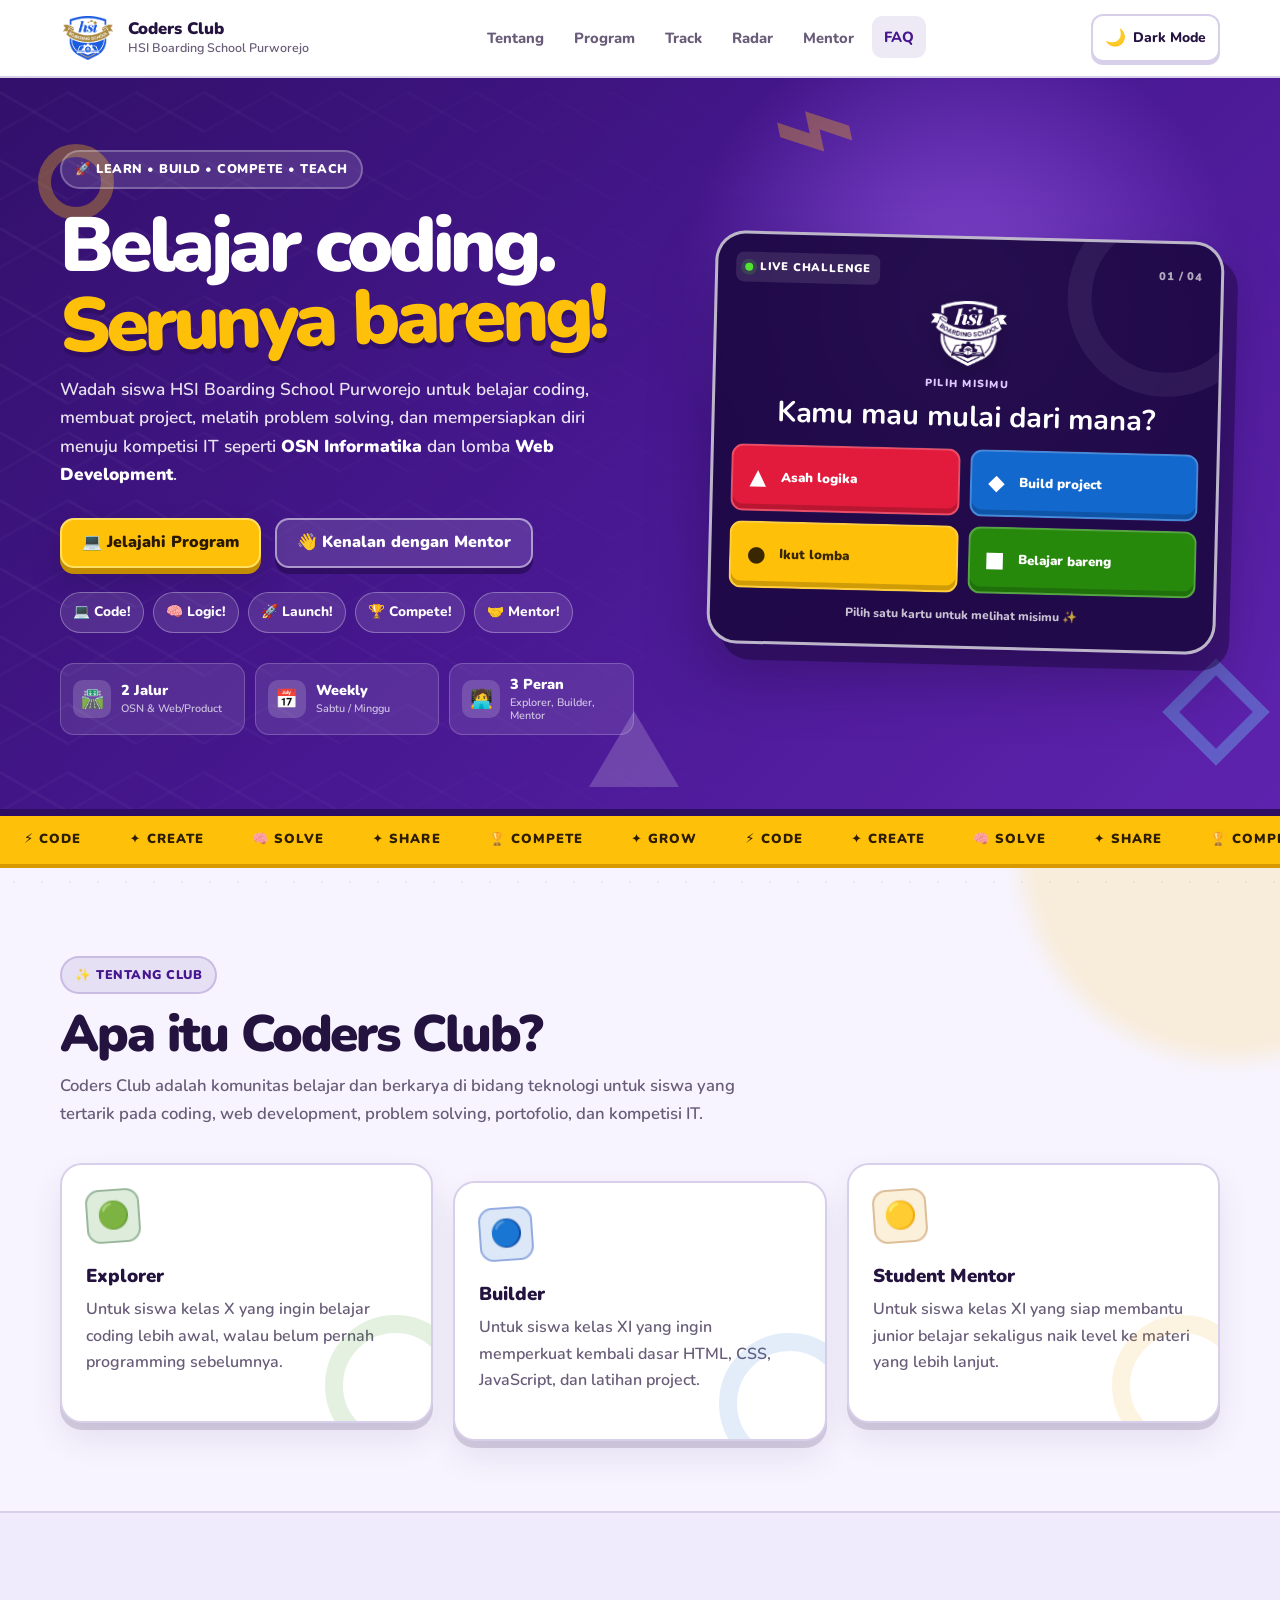
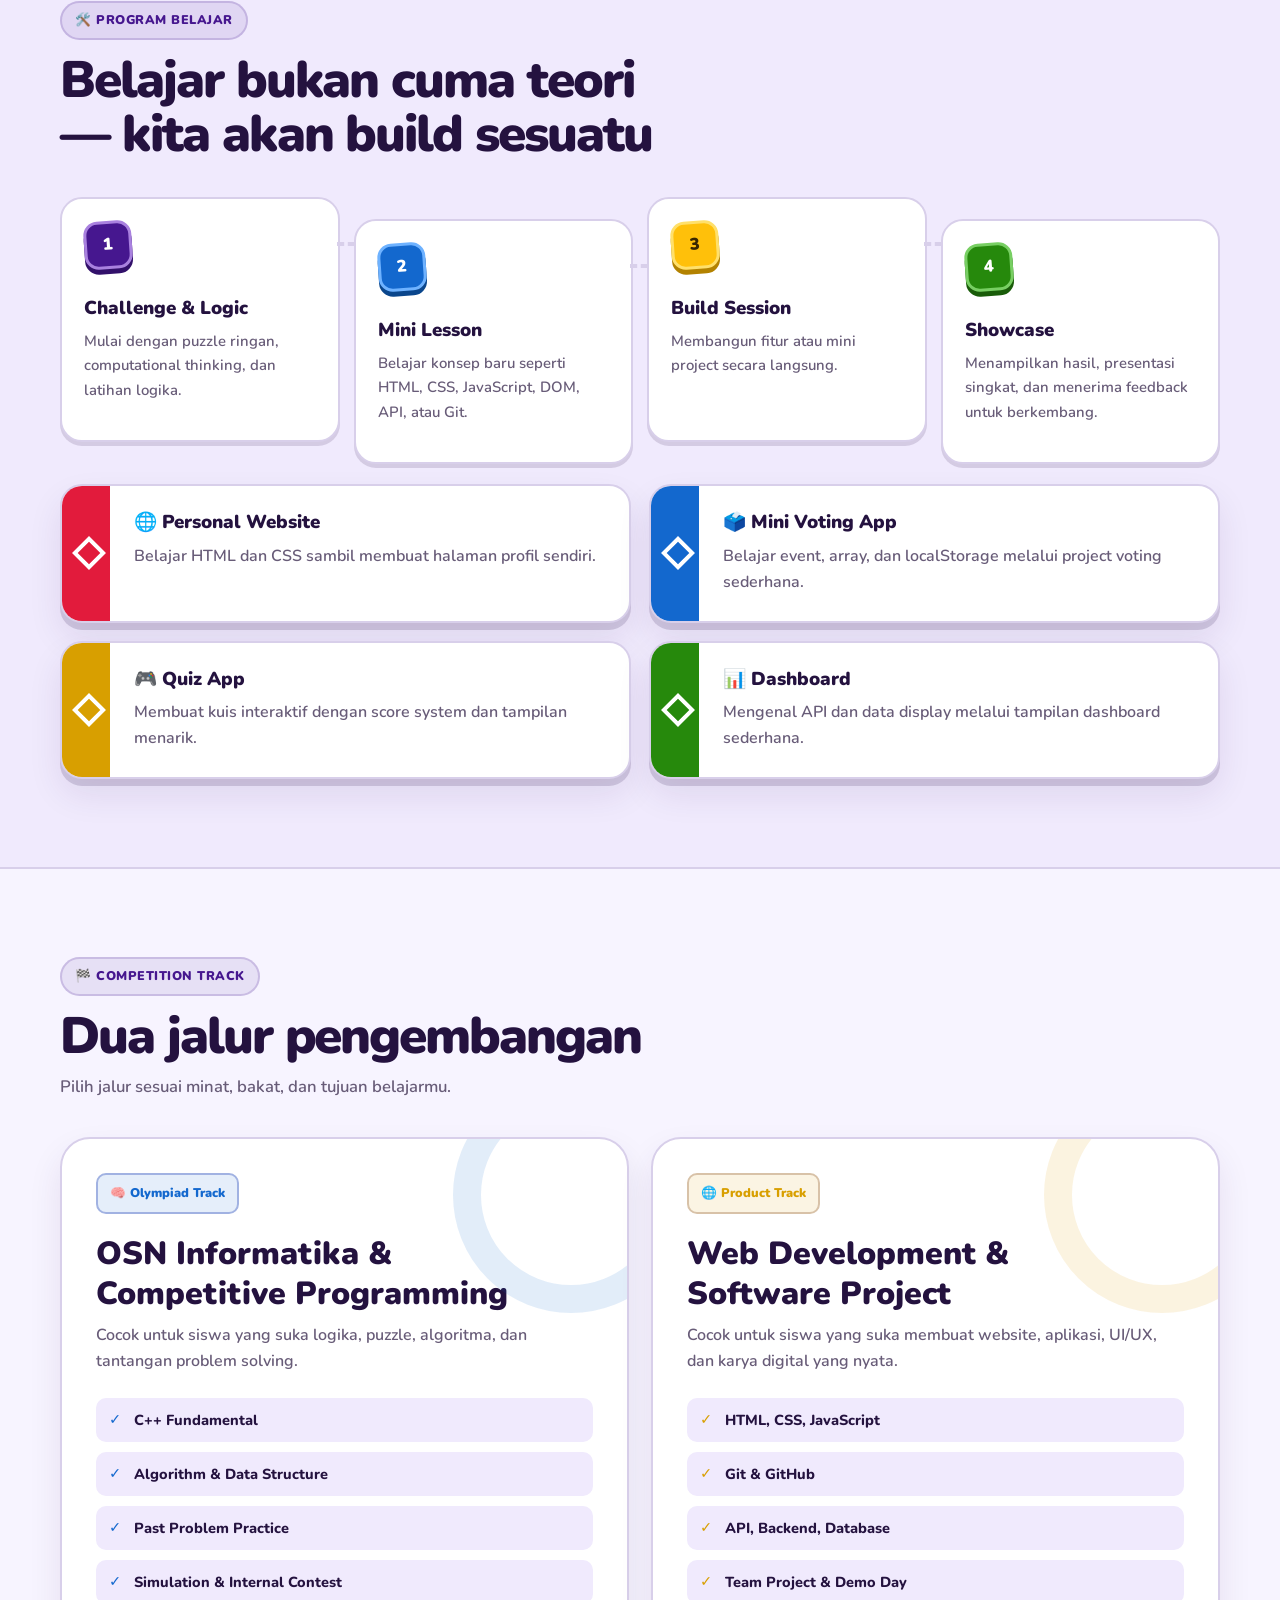
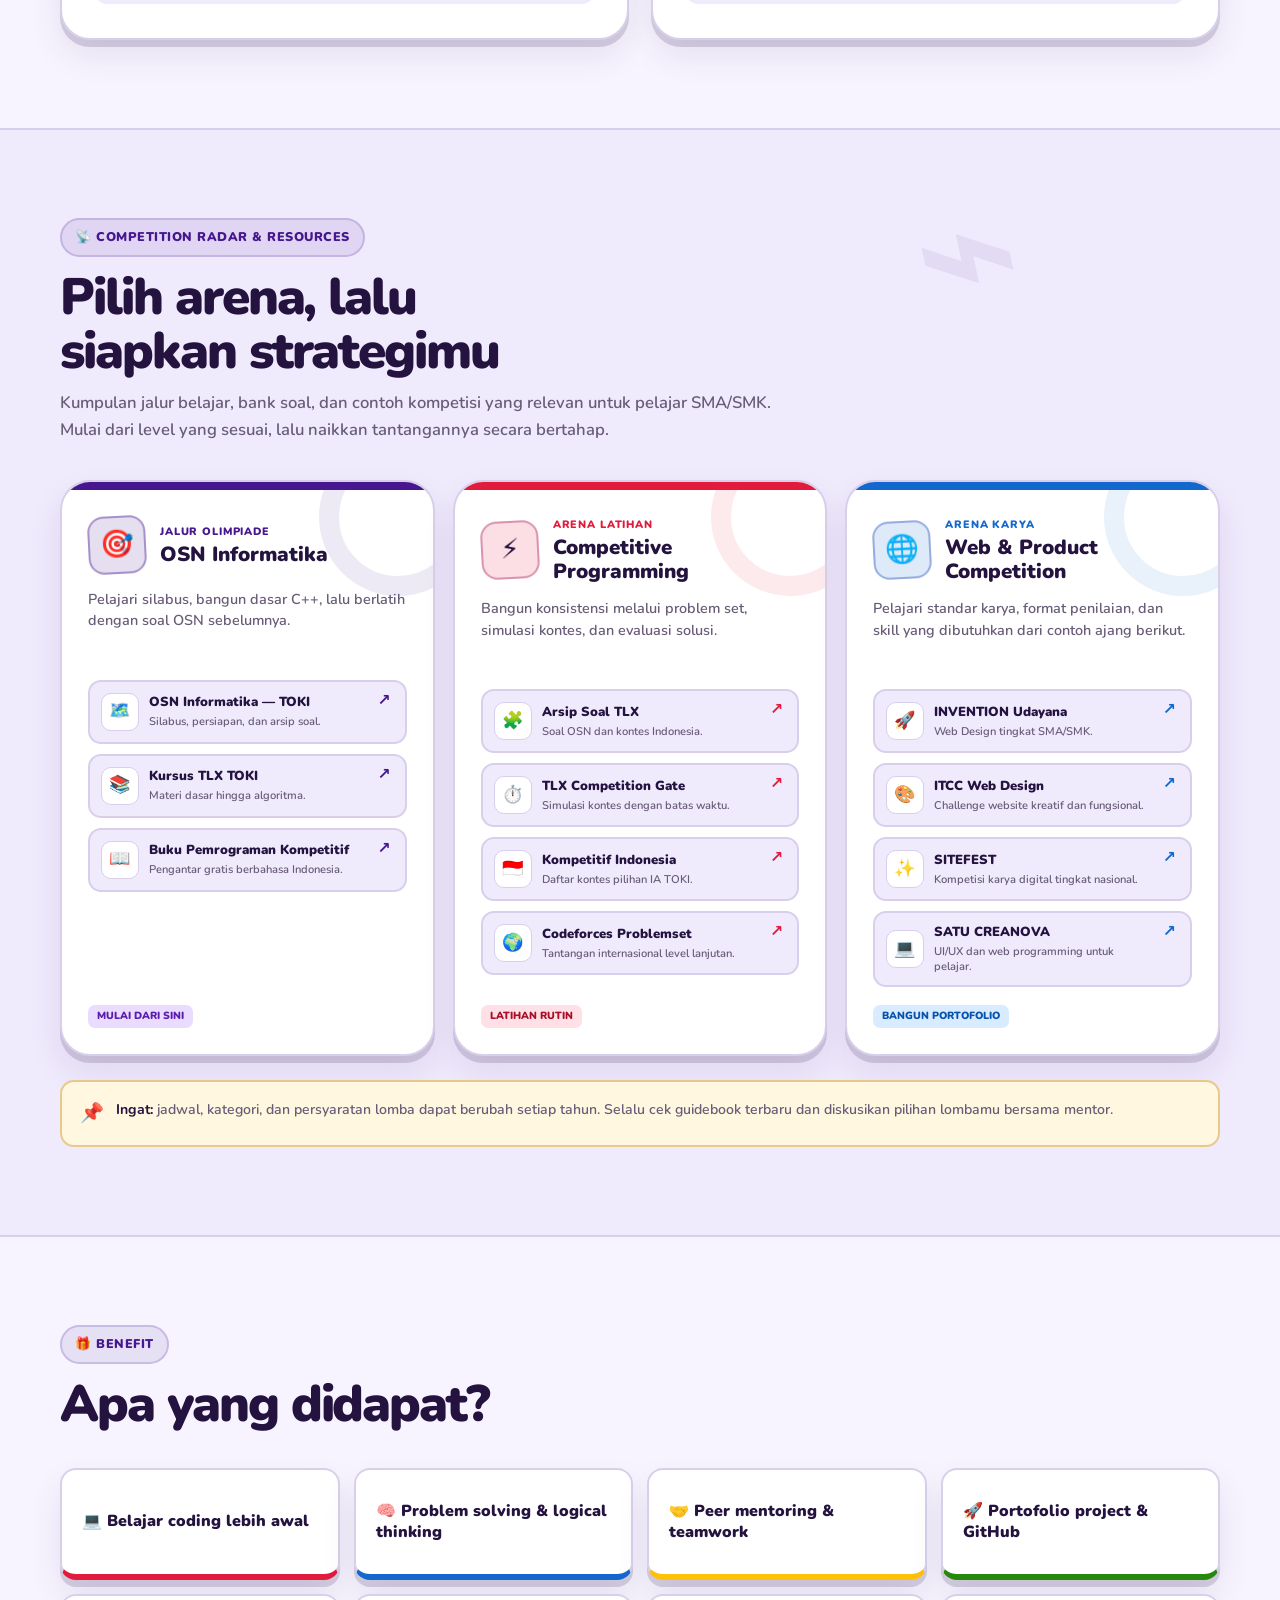
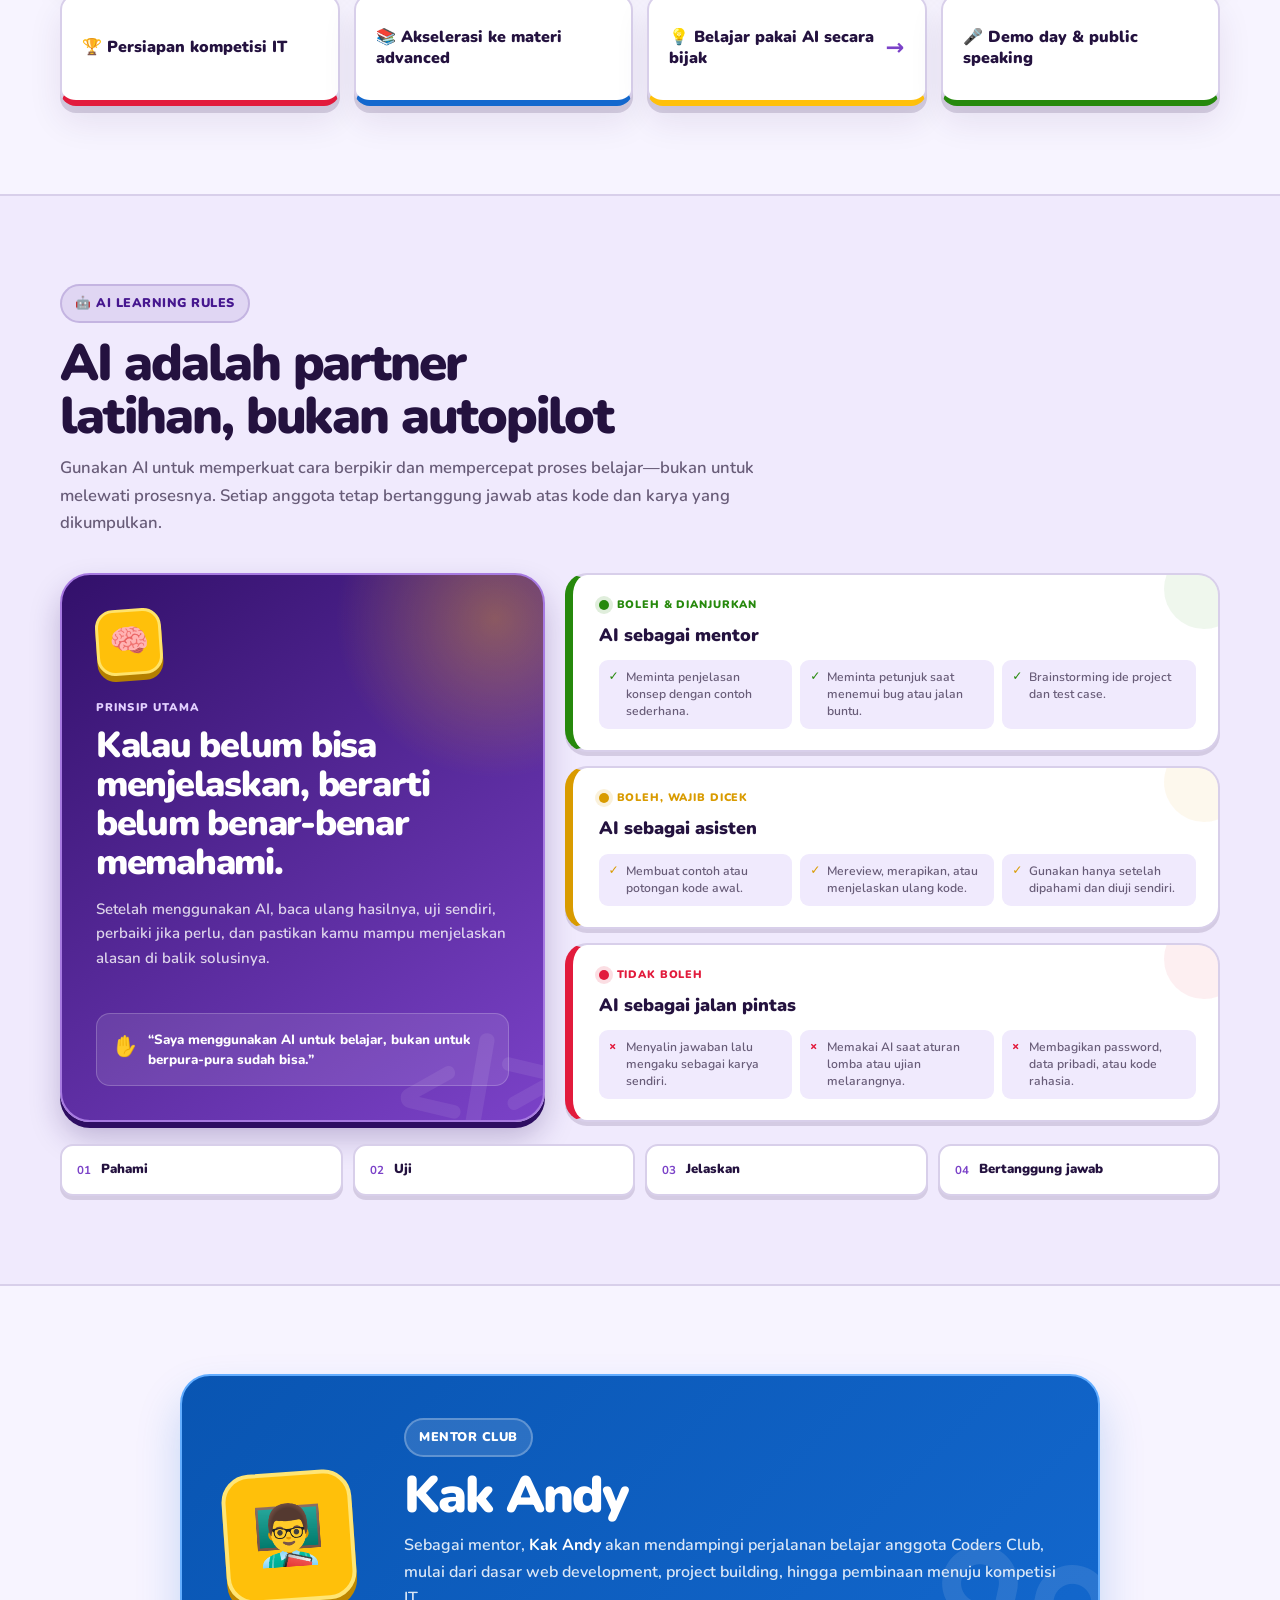
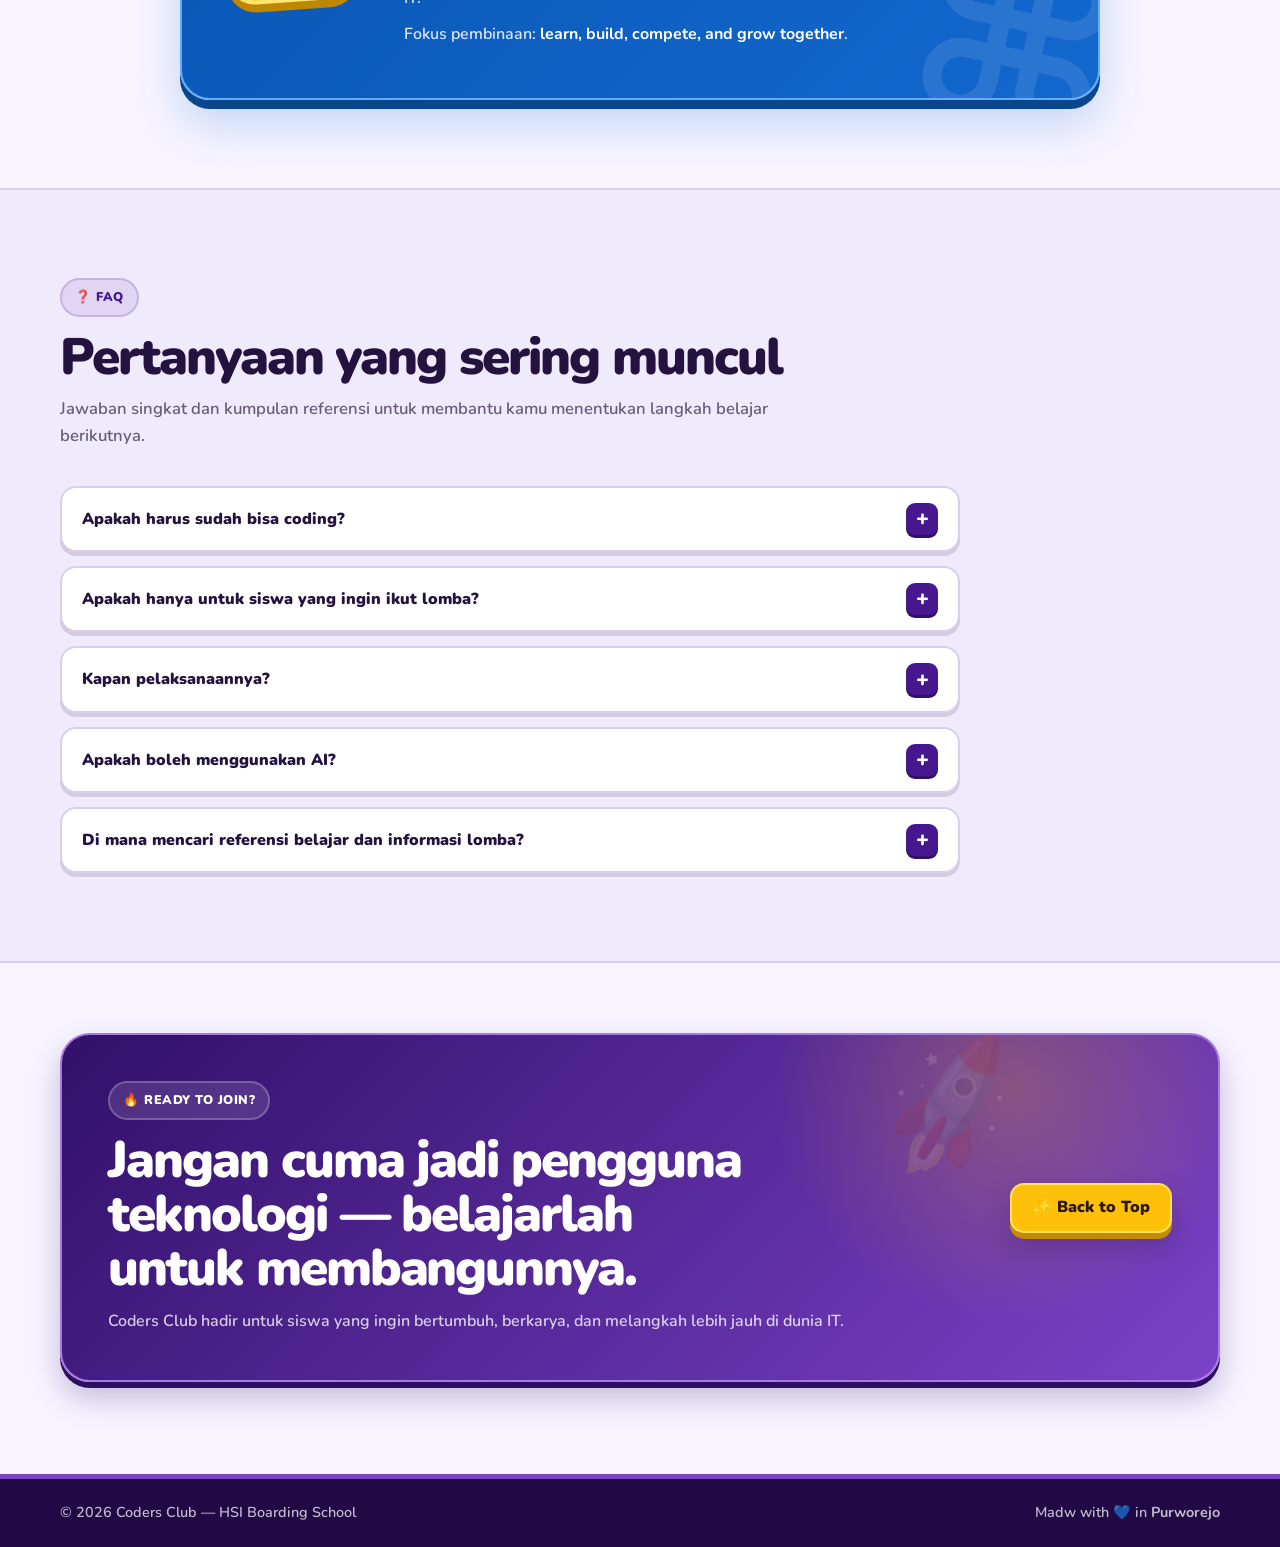
<file: index.html>
<!DOCTYPE html>
<html lang="id">
<head>
  <meta charset="UTF-8" />
  <meta name="viewport" content="width=device-width, initial-scale=1.0" />
  <meta name="theme-color" content="#46178f" />
  <title>Coders Club — HSI Boarding School Purworejo</title>
  <meta name="description" content="Landing page interaktif Coders Club HSI Boarding School Purworejo." />
  <link rel="preconnect" href="https://fonts.googleapis.com">
  <link rel="preconnect" href="https://fonts.gstatic.com" crossorigin>
  <link href="https://fonts.googleapis.com/css2?family=Nunito:wght@500;600;700;800;900&amp;display=swap" rel="stylesheet">
  <link rel="stylesheet" href="style.css" />
</head>
<body>
  <div class="page-glow"></div>
  <header class="site-header">
    <div class="container nav-wrap">
      <a href="#hero" class="brand">
        <img src="logo-color.png" alt="Logo HSI Boarding School" class="brand-logo" data-theme-logo />
        <div>
          <div class="brand-title">Coders Club</div>
          <div class="brand-subtitle">HSI Boarding School Purworejo</div>
        </div>
      </a>

      <nav class="site-nav" id="siteNav">
        <a href="#tentang">Tentang</a>
        <a href="#program">Program</a>
        <a href="#track">Track</a>
        <a href="#resources">Radar</a>
        <a href="#mentor">Mentor</a>
        <a href="#faq">FAQ</a>
      </nav>

      <div class="nav-actions">
        <button id="themeToggle" class="theme-toggle" aria-label="Aktifkan mode gelap" aria-pressed="false">
          <span class="theme-icon">🌙</span>
          <span class="theme-label">Dark Mode</span>
        </button>
        <button id="menuToggle" class="menu-toggle" aria-label="Toggle menu">☰</button>
      </div>
    </div>
  </header>

  <main>
    <section class="hero" id="hero">
      <div class="hero-shape shape-circle" aria-hidden="true"></div>
      <div class="hero-shape shape-diamond" aria-hidden="true"></div>
      <div class="hero-shape shape-triangle" aria-hidden="true"></div>
      <div class="hero-shape shape-squiggle" aria-hidden="true">⌁</div>
      <div class="container hero-grid">
        <div class="hero-copy">
          <span class="eyebrow eyebrow-light">🚀 Learn • Build • Compete • Teach</span>
          <h1>Belajar coding.<br><span>Serunya bareng!</span></h1>
          <p class="hero-text">
            Wadah siswa HSI Boarding School Purworejo untuk belajar coding, membuat project,
            melatih problem solving, dan mempersiapkan diri menuju kompetisi IT seperti
            <strong>OSN Informatika</strong> dan lomba <strong>Web Development</strong>.
          </p>

          <div class="cta-row">
            <a href="#program" class="btn btn-primary">💻 Jelajahi Program</a>
            <a href="#mentor" class="btn btn-secondary">👋 Kenalan dengan Mentor</a>
          </div>

          <div class="emoji-cloud" aria-label="Emoji Interaktif">
            <button class="emoji-chip" data-emoji="💻">💻 Code!</button>
            <button class="emoji-chip" data-emoji="🧠">🧠 Logic!</button>
            <button class="emoji-chip" data-emoji="🚀">🚀 Launch!</button>
            <button class="emoji-chip" data-emoji="🏆">🏆 Compete!</button>
            <button class="emoji-chip" data-emoji="🤝">🤝 Mentor!</button>
          </div>

          <div class="stats-grid">
            <div class="stat-card">
              <span class="stat-emoji">🛣️</span>
              <span><strong>2 Jalur</strong><small>OSN &amp; Web/Product</small></span>
            </div>
            <div class="stat-card">
              <span class="stat-emoji">📅</span>
              <span><strong>Weekly</strong><small>Sabtu / Minggu</small></span>
            </div>
            <div class="stat-card">
              <span class="stat-emoji">🧑‍💻</span>
              <span><strong>3 Peran</strong><small>Explorer, Builder, Mentor</small></span>
            </div>
          </div>
        </div>

        <div class="game-card" aria-labelledby="gameQuestion">
          <div class="game-topbar">
            <span class="game-pin"><span></span> LIVE CHALLENGE</span>
            <span class="game-count">01 / 04</span>
          </div>
          <div class="game-logo-wrap">
            <img src="logo-white.png" alt="Logo HSI Boarding School" class="hero-logo" data-hero-logo />
          </div>
          <div class="game-question">
            <span class="question-label">PILIH MISIMU</span>
            <h2 id="gameQuestion">Kamu mau mulai dari mana?</h2>
          </div>
          <div class="answer-grid">
            <button class="answer-card answer-red" data-answer="logic" data-emoji="🧠">
              <span class="answer-shape">▲</span><span>Asah logika</span>
            </button>
            <button class="answer-card answer-blue" data-answer="build" data-emoji="💻">
              <span class="answer-shape">◆</span><span>Build project</span>
            </button>
            <button class="answer-card answer-yellow" data-answer="compete" data-emoji="🏆">
              <span class="answer-shape">●</span><span>Ikut lomba</span>
            </button>
            <button class="answer-card answer-green" data-answer="mentor" data-emoji="🤝">
              <span class="answer-shape">■</span><span>Belajar bareng</span>
            </button>
          </div>
          <p class="game-feedback" id="gameFeedback" aria-live="polite">Pilih satu kartu untuk melihat misimu ✨</p>
        </div>
      </div>
    </section>

    <div class="learning-strip" aria-hidden="true">
      <div class="learning-strip-track">
        <span>⚡ CODE</span><span>✦ CREATE</span><span>🧠 SOLVE</span><span>✦ SHARE</span><span>🏆 COMPETE</span><span>✦ GROW</span>
        <span>⚡ CODE</span><span>✦ CREATE</span><span>🧠 SOLVE</span><span>✦ SHARE</span><span>🏆 COMPETE</span><span>✦ GROW</span>
      </div>
    </div>

    <section class="section" id="tentang">
      <div class="container">
        <div class="section-heading">
          <span class="eyebrow">✨ Tentang Club</span>
          <h2>Apa itu Coders Club?</h2>
          <p>
            Coders Club adalah komunitas belajar dan berkarya di bidang teknologi untuk siswa yang tertarik pada
            coding, web development, problem solving, portofolio, dan kompetisi IT.
          </p>
        </div>

        <div class="card-grid three">
          <article class="info-card">
            <div class="card-icon">🟢</div>
            <h3>Explorer</h3>
            <p>
              Untuk siswa kelas X yang ingin belajar coding lebih awal, walau belum pernah programming sebelumnya.
            </p>
          </article>
          <article class="info-card">
            <div class="card-icon">🔵</div>
            <h3>Builder</h3>
            <p>
              Untuk siswa kelas XI yang ingin memperkuat kembali dasar HTML, CSS, JavaScript, dan latihan project.
            </p>
          </article>
          <article class="info-card">
            <div class="card-icon">🟡</div>
            <h3>Student Mentor</h3>
            <p>
              Untuk siswa kelas XI yang siap membantu junior belajar sekaligus naik level ke materi yang lebih lanjut.
            </p>
          </article>
        </div>
      </div>
    </section>

    <section class="section alt" id="program">
      <div class="container">
        <div class="section-heading">
          <span class="eyebrow">🛠️ Program Belajar</span>
          <h2>Belajar bukan cuma teori — kita akan build sesuatu</h2>
        </div>

        <div class="timeline">
          <div class="timeline-item">
            <span class="timeline-step">1</span>
            <div>
              <h3>Challenge &amp; Logic</h3>
              <p>Mulai dengan puzzle ringan, computational thinking, dan latihan logika.</p>
            </div>
          </div>
          <div class="timeline-item">
            <span class="timeline-step">2</span>
            <div>
              <h3>Mini Lesson</h3>
              <p>Belajar konsep baru seperti HTML, CSS, JavaScript, DOM, API, atau Git.</p>
            </div>
          </div>
          <div class="timeline-item">
            <span class="timeline-step">3</span>
            <div>
              <h3>Build Session</h3>
              <p>Membangun fitur atau mini project secara langsung.</p>
            </div>
          </div>
          <div class="timeline-item">
            <span class="timeline-step">4</span>
            <div>
              <h3>Showcase</h3>
              <p>Menampilkan hasil, presentasi singkat, dan menerima feedback untuk berkembang.</p>
            </div>
          </div>
        </div>

        <div class="project-grid">
          <div class="project-card">
            <h3>🌐 Personal Website</h3>
            <p>Belajar HTML dan CSS sambil membuat halaman profil sendiri.</p>
          </div>
          <div class="project-card">
            <h3>🗳️ Mini Voting App</h3>
            <p>Belajar event, array, dan localStorage melalui project voting sederhana.</p>
          </div>
          <div class="project-card">
            <h3>🎮 Quiz App</h3>
            <p>Membuat kuis interaktif dengan score system dan tampilan menarik.</p>
          </div>
          <div class="project-card">
            <h3>📊 Dashboard</h3>
            <p>Mengenal API dan data display melalui tampilan dashboard sederhana.</p>
          </div>
        </div>
      </div>
    </section>

    <section class="section" id="track">
      <div class="container">
        <div class="section-heading">
          <span class="eyebrow">🏁 Competition Track</span>
          <h2>Dua jalur pengembangan</h2>
          <p>Pilih jalur sesuai minat, bakat, dan tujuan belajarmu.</p>
        </div>

        <div class="track-grid">
          <article class="track-card highlight-blue">
            <div class="track-badge">🧠 Olympiad Track</div>
            <h3>OSN Informatika &amp; Competitive Programming</h3>
            <p>
              Cocok untuk siswa yang suka logika, puzzle, algoritma, dan tantangan problem solving.
            </p>
            <ul>
              <li>C++ Fundamental</li>
              <li>Algorithm &amp; Data Structure</li>
              <li>Past Problem Practice</li>
              <li>Simulation &amp; Internal Contest</li>
            </ul>
          </article>
          <article class="track-card highlight-gold">
            <div class="track-badge">🌐 Product Track</div>
            <h3>Web Development &amp; Software Project</h3>
            <p>
              Cocok untuk siswa yang suka membuat website, aplikasi, UI/UX, dan karya digital yang nyata.
            </p>
            <ul>
              <li>HTML, CSS, JavaScript</li>
              <li>Git &amp; GitHub</li>
              <li>API, Backend, Database</li>
              <li>Team Project &amp; Demo Day</li>
            </ul>
          </article>
        </div>
      </div>
    </section>

    <section class="section alt radar-section" id="resources">
      <div class="container">
        <div class="section-heading radar-heading">
          <span class="eyebrow">📡 Competition Radar &amp; Resources</span>
          <h2>Pilih arena, lalu siapkan strategimu</h2>
          <p>
            Kumpulan jalur belajar, bank soal, dan contoh kompetisi yang relevan untuk pelajar SMA/SMK.
            Mulai dari level yang sesuai, lalu naikkan tantangannya secara bertahap.
          </p>
        </div>

        <div class="radar-grid">
          <article class="radar-card radar-osn">
            <div class="radar-card-head">
              <span class="radar-icon">🎯</span>
              <div>
                <span class="radar-kicker">Jalur Olimpiade</span>
                <h3>OSN Informatika</h3>
              </div>
            </div>
            <p class="radar-description">Pelajari silabus, bangun dasar C++, lalu berlatih dengan soal OSN sebelumnya.</p>
            <div class="resource-stack">
              <a class="resource-link" href="https://osn.toki.id/" target="_blank" rel="noopener noreferrer"
                aria-label="Buka portal OSN Informatika TOKI di tab baru">
                <span class="resource-icon">🗺️</span>
                <span class="resource-copy">
                  <strong>OSN Informatika — TOKI</strong>
                  <span>Silabus, persiapan, dan arsip soal.</span>
                </span>
                <span class="external-icon" aria-hidden="true">↗</span>
              </a>
              <a class="resource-link" href="https://tlx.toki.id/courses" target="_blank" rel="noopener noreferrer"
                aria-label="Buka kursus TLX TOKI di tab baru">
                <span class="resource-icon">📚</span>
                <span class="resource-copy">
                  <strong>Kursus TLX TOKI</strong>
                  <span>Materi dasar hingga algoritma.</span>
                </span>
                <span class="external-icon" aria-hidden="true">↗</span>
              </a>
              <a class="resource-link" href="https://osn.toki.id/data/pemrograman-kompetitif-dasar.pdf" target="_blank"
                rel="noopener noreferrer" aria-label="Buka buku Pemrograman Kompetitif Dasar di tab baru">
                <span class="resource-icon">📖</span>
                <span class="resource-copy">
                  <strong>Buku Pemrograman Kompetitif</strong>
                  <span>Pengantar gratis berbahasa Indonesia.</span>
                </span>
                <span class="external-icon" aria-hidden="true">↗</span>
              </a>
            </div>
            <span class="resource-tag tag-purple">Mulai dari sini</span>
          </article>

          <article class="radar-card radar-cp">
            <div class="radar-card-head">
              <span class="radar-icon">⚡</span>
              <div>
                <span class="radar-kicker">Arena Latihan</span>
                <h3>Competitive Programming</h3>
              </div>
            </div>
            <p class="radar-description">Bangun konsistensi melalui problem set, simulasi kontes, dan evaluasi solusi.</p>
            <div class="resource-stack">
              <a class="resource-link" href="https://tlx.toki.id/problems/problemsets" target="_blank" rel="noopener noreferrer"
                aria-label="Buka arsip soal TLX di tab baru">
                <span class="resource-icon">🧩</span>
                <span class="resource-copy">
                  <strong>Arsip Soal TLX</strong>
                  <span>Soal OSN dan kontes Indonesia.</span>
                </span>
                <span class="external-icon" aria-hidden="true">↗</span>
              </a>
              <a class="resource-link" href="https://tlx.toki.id/competition" target="_blank" rel="noopener noreferrer"
                aria-label="Buka TLX Competition Gate di tab baru">
                <span class="resource-icon">⏱️</span>
                <span class="resource-copy">
                  <strong>TLX Competition Gate</strong>
                  <span>Simulasi kontes dengan batas waktu.</span>
                </span>
                <span class="external-icon" aria-hidden="true">↗</span>
              </a>
              <a class="resource-link" href="https://kompetitif.id/kontes/" target="_blank" rel="noopener noreferrer"
                aria-label="Buka daftar kontes kompetitif Indonesia di tab baru">
                <span class="resource-icon">🇮🇩</span>
                <span class="resource-copy">
                  <strong>Kompetitif Indonesia</strong>
                  <span>Daftar kontes pilihan IA TOKI.</span>
                </span>
                <span class="external-icon" aria-hidden="true">↗</span>
              </a>
              <a class="resource-link" href="https://codeforces.com/problemset" target="_blank" rel="noopener noreferrer"
                aria-label="Buka problemset Codeforces di tab baru">
                <span class="resource-icon">🌍</span>
                <span class="resource-copy">
                  <strong>Codeforces Problemset</strong>
                  <span>Tantangan internasional level lanjutan.</span>
                </span>
                <span class="external-icon" aria-hidden="true">↗</span>
              </a>
            </div>
            <span class="resource-tag tag-red">Latihan rutin</span>
          </article>

          <article class="radar-card radar-web">
            <div class="radar-card-head">
              <span class="radar-icon">🌐</span>
              <div>
                <span class="radar-kicker">Arena Karya</span>
                <h3>Web &amp; Product Competition</h3>
              </div>
            </div>
            <p class="radar-description">Pelajari standar karya, format penilaian, dan skill yang dibutuhkan dari contoh ajang berikut.</p>
            <div class="resource-stack">
              <a class="resource-link" href="https://invention-udayana.com/" target="_blank" rel="noopener noreferrer"
                aria-label="Buka informasi Invention Udayana di tab baru">
                <span class="resource-icon">🚀</span>
                <span class="resource-copy">
                  <strong>INVENTION Udayana</strong>
                  <span>Web Design tingkat SMA/SMK.</span>
                </span>
                <span class="external-icon" aria-hidden="true">↗</span>
              </a>
              <a class="resource-link" href="https://itcc.hmtiudayana.id/competitions/web-design-smasmk" target="_blank"
                rel="noopener noreferrer" aria-label="Buka informasi ITCC Web Design SMA SMK di tab baru">
                <span class="resource-icon">🎨</span>
                <span class="resource-copy">
                  <strong>ITCC Web Design</strong>
                  <span>Challenge website kreatif dan fungsional.</span>
                </span>
                <span class="external-icon" aria-hidden="true">↗</span>
              </a>
              <a class="resource-link" href="https://sitefest.primakara.ac.id/" target="_blank" rel="noopener noreferrer"
                aria-label="Buka informasi SITEFEST di tab baru">
                <span class="resource-icon">✨</span>
                <span class="resource-copy">
                  <strong>SITEFEST</strong>
                  <span>Kompetisi karya digital tingkat nasional.</span>
                </span>
                <span class="external-icon" aria-hidden="true">↗</span>
              </a>
              <a class="resource-link"
                href="https://satu.ac.id/bandung/informatika/2026/07/08/satu-creanova-2026-kompetisi-nasional-ui-ux-design-web-programming-untuk-siswa-sma-smk/"
                target="_blank" rel="noopener noreferrer" aria-label="Buka informasi SATU CREANOVA di tab baru">
                <span class="resource-icon">💻</span>
                <span class="resource-copy">
                  <strong>SATU CREANOVA</strong>
                  <span>UI/UX dan web programming untuk pelajar.</span>
                </span>
                <span class="external-icon" aria-hidden="true">↗</span>
              </a>
            </div>
            <span class="resource-tag tag-blue">Bangun portofolio</span>
          </article>
        </div>

        <div class="radar-note">
          <span aria-hidden="true">📌</span>
          <p><strong>Ingat:</strong> jadwal, kategori, dan persyaratan lomba dapat berubah setiap tahun. Selalu cek guidebook terbaru dan diskusikan pilihan lombamu bersama mentor.</p>
        </div>
      </div>
    </section>

    <section class="section" id="benefit">
      <div class="container">
        <div class="section-heading">
          <span class="eyebrow">🎁 Benefit</span>
          <h2>Apa yang didapat?</h2>
        </div>

        <div class="benefit-grid">
          <div class="benefit-card">💻 Belajar coding lebih awal</div>
          <div class="benefit-card">🧠 Problem solving &amp; logical thinking</div>
          <div class="benefit-card">🤝 Peer mentoring &amp; teamwork</div>
          <div class="benefit-card">🚀 Portofolio project &amp; GitHub</div>
          <div class="benefit-card">🏆 Persiapan kompetisi IT</div>
          <div class="benefit-card">📚 Akselerasi ke materi advanced</div>
          <a class="benefit-card benefit-link" href="#ai-guidelines">💡 Belajar pakai AI secara bijak <span aria-hidden="true">→</span></a>
          <div class="benefit-card">🎤 Demo day &amp; public speaking</div>
        </div>
      </div>
    </section>

    <section class="section alt ai-section" id="ai-guidelines">
      <div class="container">
        <div class="section-heading">
          <span class="eyebrow">🤖 AI Learning Rules</span>
          <h2>AI adalah partner latihan, bukan autopilot</h2>
          <p>
            Gunakan AI untuk memperkuat cara berpikir dan mempercepat proses belajar—bukan untuk melewati prosesnya.
            Setiap anggota tetap bertanggung jawab atas kode dan karya yang dikumpulkan.
          </p>
        </div>

        <div class="ai-policy-board">
          <article class="ai-manifesto">
            <span class="ai-manifesto-icon">🧠</span>
            <span class="ai-manifesto-label">Prinsip Utama</span>
            <h3>Kalau belum bisa menjelaskan, berarti belum benar-benar memahami.</h3>
            <p>
              Setelah menggunakan AI, baca ulang hasilnya, uji sendiri, perbaiki jika perlu, dan pastikan kamu mampu
              menjelaskan alasan di balik solusinya.
            </p>
            <div class="ai-pledge">
              <span>✋</span>
              <p>“Saya menggunakan AI untuk belajar, bukan untuk berpura-pura sudah bisa.”</p>
            </div>
          </article>

          <div class="ai-rules-grid">
            <article class="ai-rule-card ai-green">
              <div class="ai-rule-head">
                <span class="ai-light" aria-hidden="true"></span>
                <span>Boleh &amp; Dianjurkan</span>
              </div>
              <h3>AI sebagai mentor</h3>
              <ul>
                <li>Meminta penjelasan konsep dengan contoh sederhana.</li>
                <li>Meminta petunjuk saat menemui bug atau jalan buntu.</li>
                <li>Brainstorming ide project dan test case.</li>
              </ul>
            </article>

            <article class="ai-rule-card ai-yellow">
              <div class="ai-rule-head">
                <span class="ai-light" aria-hidden="true"></span>
                <span>Boleh, Wajib Dicek</span>
              </div>
              <h3>AI sebagai asisten</h3>
              <ul>
                <li>Membuat contoh atau potongan kode awal.</li>
                <li>Mereview, merapikan, atau menjelaskan ulang kode.</li>
                <li>Gunakan hanya setelah dipahami dan diuji sendiri.</li>
              </ul>
            </article>

            <article class="ai-rule-card ai-red">
              <div class="ai-rule-head">
                <span class="ai-light" aria-hidden="true"></span>
                <span>Tidak Boleh</span>
              </div>
              <h3>AI sebagai jalan pintas</h3>
              <ul>
                <li>Menyalin jawaban lalu mengaku sebagai karya sendiri.</li>
                <li>Memakai AI saat aturan lomba atau ujian melarangnya.</li>
                <li>Membagikan password, data pribadi, atau kode rahasia.</li>
              </ul>
            </article>
          </div>
        </div>

        <div class="ai-principles" aria-label="Empat prinsip penggunaan AI">
          <span><strong>01</strong> Pahami</span>
          <span><strong>02</strong> Uji</span>
          <span><strong>03</strong> Jelaskan</span>
          <span><strong>04</strong> Bertanggung jawab</span>
        </div>
      </div>
    </section>

    <section class="section" id="mentor">
      <div class="container mentor-wrap">
        <div class="mentor-card">
          <div class="mentor-avatar">👨‍🏫</div>
          <div>
            <span class="eyebrow">Mentor Club</span>
            <h2>Kak Andy</h2>
            <p>
              Sebagai mentor, <strong>Kak Andy</strong> akan mendampingi perjalanan belajar anggota Coders Club,
              mulai dari dasar web development, project building, hingga pembinaan menuju kompetisi IT.
            </p>
            <p>
              Fokus pembinaan: <strong>learn, build, compete, and grow together</strong>.
            </p>
          </div>
        </div>
      </div>
    </section>

    <section class="section alt" id="faq">
      <div class="container">
        <div class="section-heading">
          <span class="eyebrow">❓ FAQ</span>
          <h2>Pertanyaan yang sering muncul</h2>
          <p>Jawaban singkat dan kumpulan referensi untuk membantu kamu menentukan langkah belajar berikutnya.</p>
        </div>

        <div class="faq-list">
          <details>
            <summary>Apakah harus sudah bisa coding?</summary>
            <p>Tidak. Coders Club terbuka untuk pemula yang punya minat belajar.</p>
          </details>
          <details>
            <summary>Apakah hanya untuk siswa yang ingin ikut lomba?</summary>
            <p>Tidak. Kamu bisa ikut untuk belajar, memperkuat dasar, membuat project, atau mempersiapkan kompetisi.</p>
          </details>
          <details>
            <summary>Kapan pelaksanaannya?</summary>
            <p>Direncanakan setiap pekan pada hari Sabtu atau Minggu, menyesuaikan agenda sekolah.</p>
          </details>
          <details>
            <summary>Apakah boleh menggunakan AI?</summary>
            <p>
              Boleh, selama dipakai untuk belajar dan kamu bisa menjelaskan kode yang digunakan. Baca panduan lengkapnya
              pada <a class="faq-inline-link" href="#ai-guidelines">AI Learning Rules</a>.
            </p>
          </details>
          <details>
            <summary>Di mana mencari referensi belajar dan informasi lomba?</summary>
            <p>
              Buka <a class="faq-inline-link" href="#resources">Competition Radar &amp; Resources</a> untuk melihat
              panduan OSN Informatika, latihan competitive programming, dan contoh lomba web untuk pelajar.
            </p>
          </details>
        </div>
      </div>
    </section>

    <section class="section cta-section" id="join">
      <div class="container cta-box">
        <div>
          <span class="eyebrow">🔥 Ready to Join?</span>
          <h2>Jangan cuma jadi pengguna teknologi — belajarlah untuk membangunnya.</h2>
          <p>
            Coders Club hadir untuk siswa yang ingin bertumbuh, berkarya, dan melangkah lebih jauh di dunia IT.
          </p>
        </div>
        <a href="#hero" class="btn btn-primary">✨ Back to Top</a>
      </div>
    </section>
  </main>

  <footer class="site-footer">
    <div class="container footer-wrap">
      <p>© 2026 Coders Club — HSI Boarding School</p>
      <p>Madw with 💙 in <strong>Purworejo</strong></p>
      
    </div>
  </footer>

  <div id="emojiBurstContainer" aria-hidden="true"></div>
  <script src="script.js"></script>
</body>
</html>
</file>
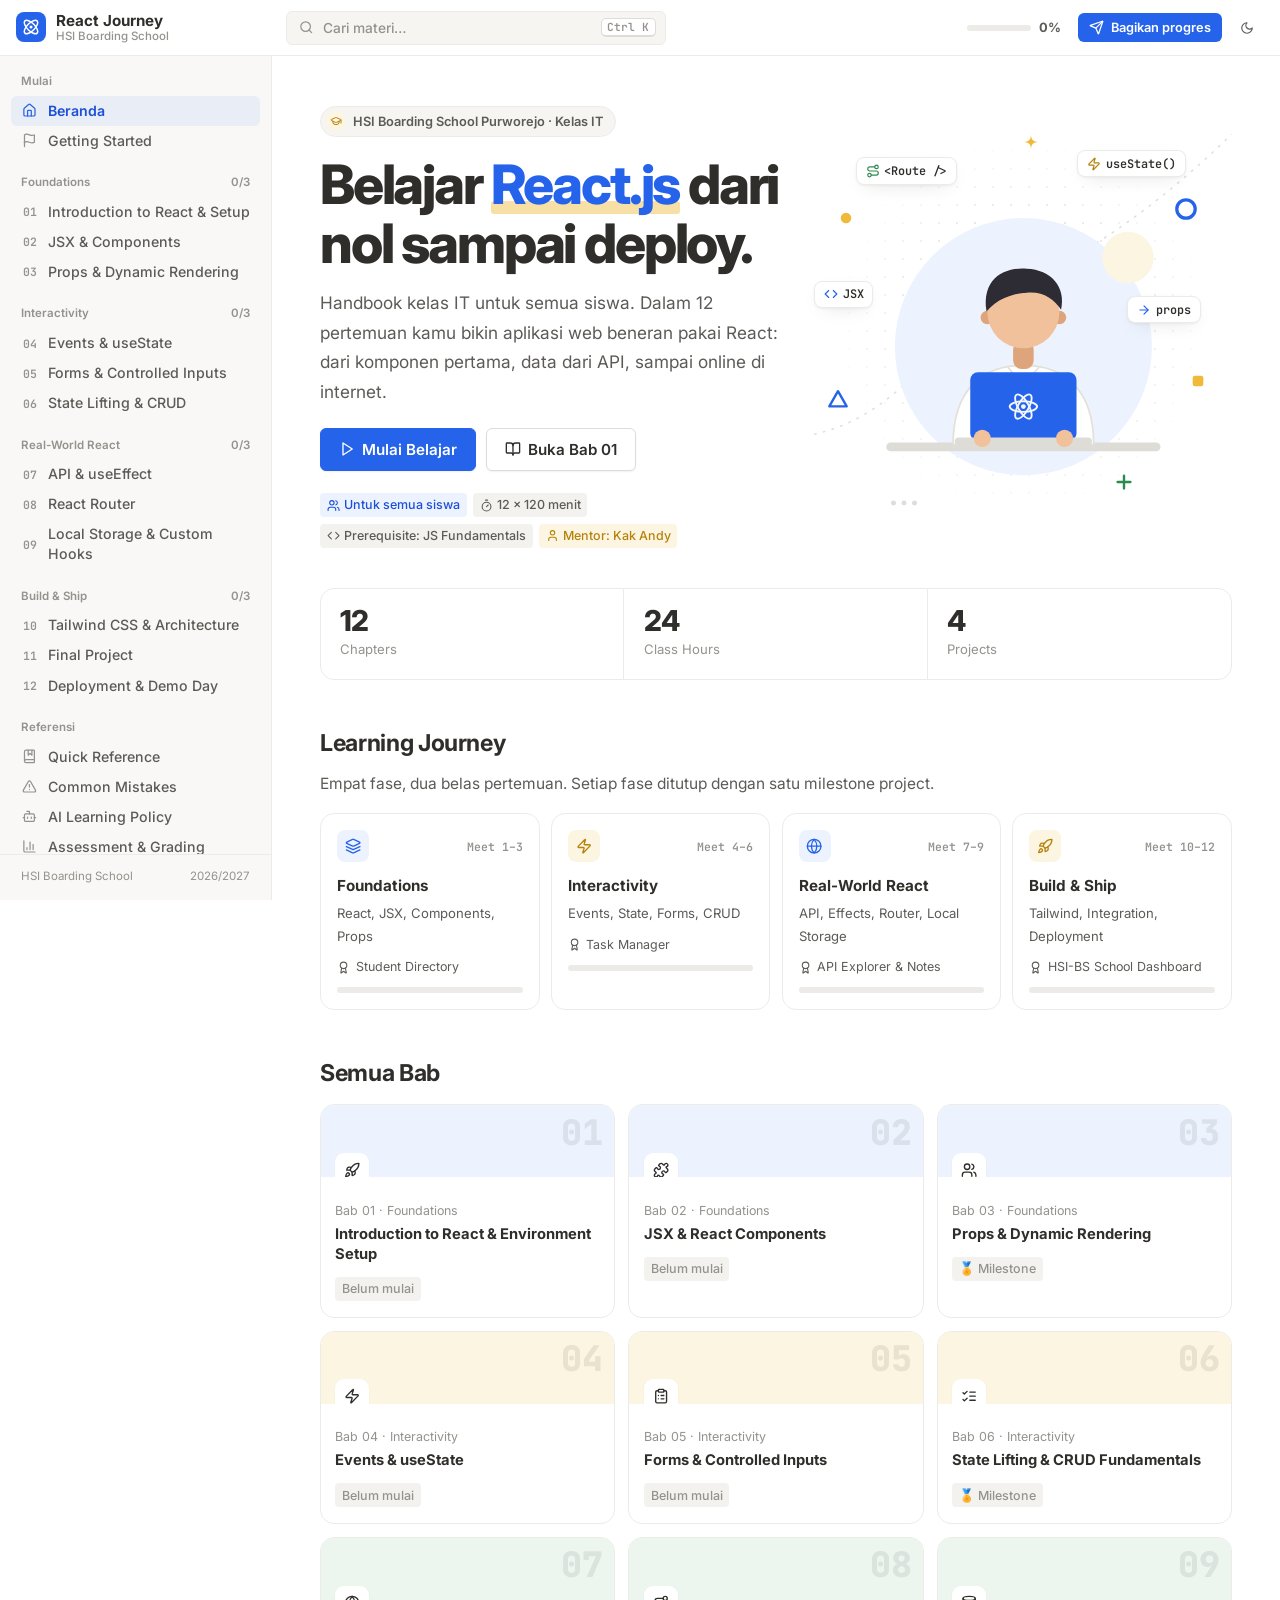
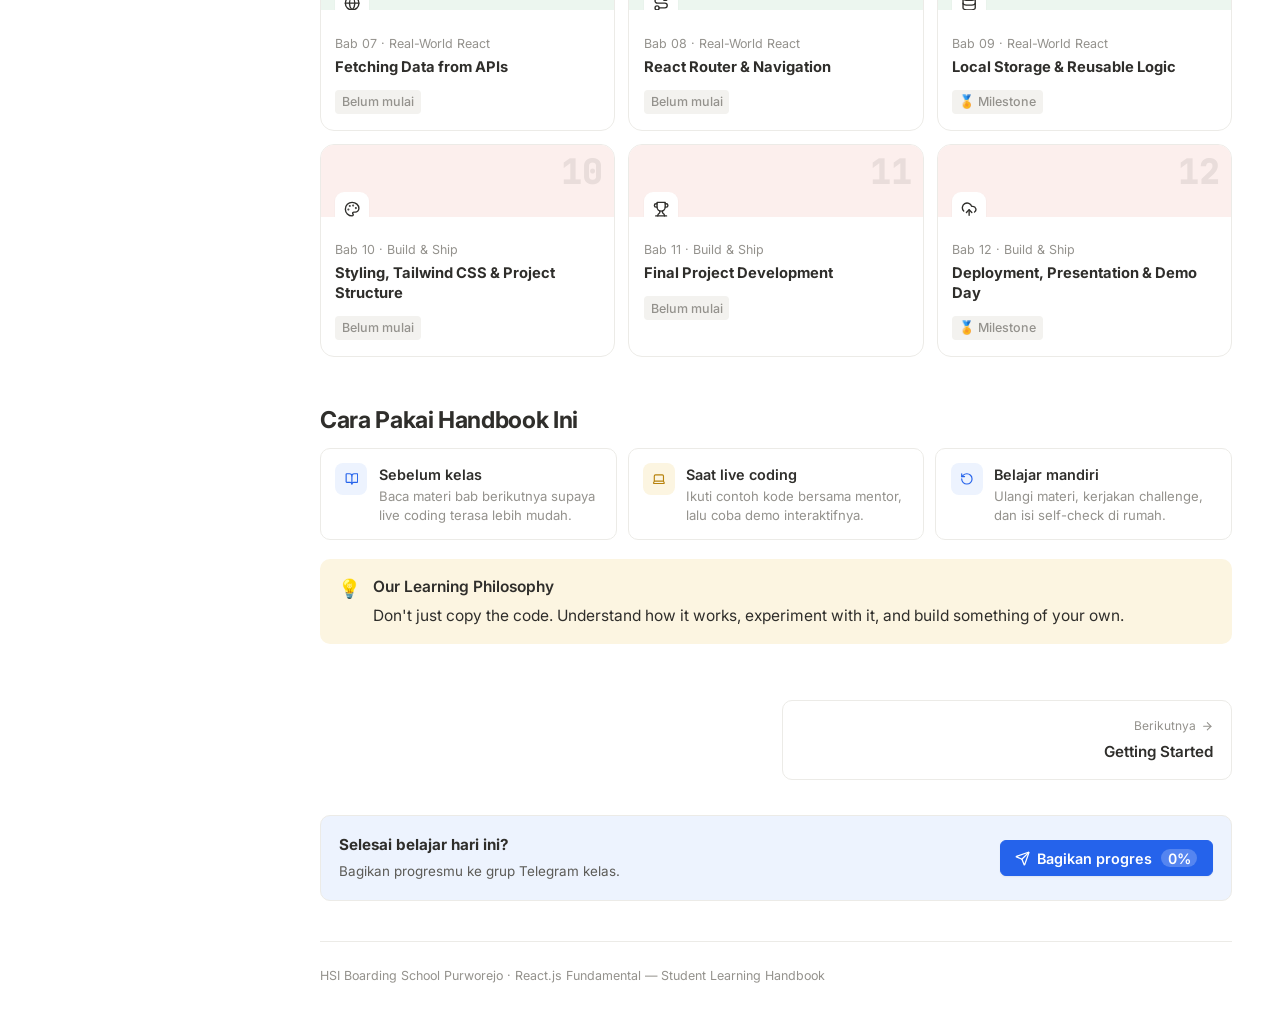
<file: react-journey/index.html>
<!doctype html>
<html lang="id">
<head>
  <meta charset="utf-8" />
  <meta name="viewport" content="width=device-width, initial-scale=1" />
  <title>HSI-BS React Journey — Belajar React.js dari Nol</title>
  <meta name="description" content="Handbook kelas IT HSI Boarding School Purworejo: belajar React.js dari nol dalam 12 pertemuan, lengkap dengan demo interaktif, latihan, dan tracker progres." />
  <meta name="keywords" content="belajar react, react.js pemula, tutorial react bahasa indonesia, useState, react router, tailwind, HSI Boarding School, kelas IT" />
  <meta name="author" content="HSI Boarding School Purworejo" />
  <meta name="robots" content="index, follow" />
  <link rel="canonical" href="https://andynur.github.io/coders-club/react-journey/" />
  <link rel="preconnect" href="https://fonts.googleapis.com" />
  <link rel="preconnect" href="https://fonts.gstatic.com" crossorigin />
  <link href="https://fonts.googleapis.com/css2?family=Inter:wght@400;500;600;700;800&family=JetBrains+Mono:wght@400;500;600&display=swap" rel="stylesheet" />
  <meta name="theme-color" content="#2563eb" />
  <meta property="og:type" content="website" />
  <meta property="og:locale" content="id_ID" />
  <meta property="og:site_name" content="HSI-BS React Journey" />
  <meta property="og:url" content="https://andynur.github.io/coders-club/react-journey/" />
  <meta property="og:title" content="HSI-BS React Journey — React.js Fundamental" />
  <meta property="og:description" content="Belajar React.js dari nol dalam 12 pertemuan, lengkap dengan demo interaktif. Handbook kelas IT HSI Boarding School Purworejo." />
  <meta property="og:image" content="https://andynur.github.io/coders-club/react-journey/og.png" />
  <meta property="og:image:type" content="image/png" />
  <meta property="og:image:width" content="1200" />
  <meta property="og:image:height" content="630" />
  <meta property="og:image:alt" content="React Journey — belajar React dari nol dalam 12 pertemuan" />
  <meta name="twitter:card" content="summary_large_image" />
  <meta name="twitter:title" content="HSI-BS React Journey — React.js Fundamental" />
  <meta name="twitter:description" content="Belajar React.js dari nol dalam 12 pertemuan, lengkap dengan demo interaktif." />
  <meta name="twitter:image" content="https://andynur.github.io/coders-club/react-journey/og.png" />
  <script type="application/ld+json">
  {
    "@context": "https://schema.org",
    "@type": "Course",
    "name": "React.js Fundamental — HSI-BS React Journey",
    "description": "Belajar React.js dari nol dalam 12 pertemuan: JSX, props, state, form, CRUD, fetch API, React Router, localStorage, dan Tailwind CSS.",
    "url": "https://andynur.github.io/coders-club/react-journey/",
    "inLanguage": "id",
    "educationalLevel": "SMA",
    "isAccessibleForFree": true,
    "image": "https://andynur.github.io/coders-club/react-journey/og.png",
    "provider": { "@type": "EducationalOrganization", "name": "HSI Boarding School Purworejo" },
    "hasCourseInstance": { "@type": "CourseInstance", "courseMode": "online" }
  }
  </script>
  <link rel="icon" href="favicon.svg" type="image/svg+xml" />
  <link rel="apple-touch-icon" href="apple-touch-icon.png" />
  <link rel="stylesheet" href="style.css?v=6" />
  <script>
    var t = "light";
    try { t = localStorage.getItem("hsi-theme") || "light"; } catch (e) {}
    document.documentElement.setAttribute("data-theme", t);
  </script>
</head>
<body>
  <div class="read-bar" aria-hidden="true"><i id="readBar"></i></div>
  <header class="topbar">
    <button class="icon-btn only-mobile" id="sideOpen" aria-label="Buka navigasi"><i data-lucide="panel-left"></i></button>
    <a href="#/" class="brand">
      <span class="brand-logo" aria-hidden="true"><i data-lucide="atom"></i></span>
      <span class="brand-name">React Journey <em>HSI Boarding School</em></span>
    </a>
    <button class="search-trigger" id="searchOpen" aria-label="Cari materi">
      <i data-lucide="search"></i><span>Cari materi…</span><kbd>Ctrl K</kbd>
    </button>
    <div class="top-actions">
      <a href="#/tracker" class="top-progress" title="Progres belajar"><span class="tp-bar"><i id="topBar"></i></span><b id="topCount">0%</b></a>
      <button class="btn-share" id="shareOpen" aria-label="Bagikan progres"><i data-lucide="send"></i><span>Bagikan progres</span></button>
      <button class="icon-btn" id="themeToggle" aria-label="Ganti tema"><i data-lucide="moon"></i></button>
    </div>
  </header>

  <div class="layout">
    <aside class="sidebar" id="sidebar" aria-label="Navigasi materi">
      <nav id="sideNav"></nav>
      <div class="side-foot">
        <span>HSI Boarding School</span>
        <span>2026/2027</span>
      </div>
    </aside>
    <div class="scrim" id="scrim"></div>

    <main class="main" id="main">
      <article class="page" id="page" aria-live="polite"></article>
      <nav class="pager" id="pager" aria-label="Halaman sebelumnya dan berikutnya"></nav>
      <div class="share-strip" id="shareStrip"></div>
      <footer class="page-foot">
        <span>HSI Boarding School Purworejo · React.js Fundamental — Student Learning Handbook</span>
      </footer>
    </main>

    <aside class="toc" id="toc" aria-label="Di halaman ini"></aside>
  </div>

  <div class="search-modal" id="searchModal" role="dialog" aria-modal="true" aria-label="Pencarian" hidden>
    <div class="search-box">
      <div class="search-input"><i data-lucide="search"></i><input type="text" id="searchInput" placeholder="Cari bab, konsep, atau kode… (mis. useState)" autocomplete="off" /><kbd>Esc</kbd></div>
      <div class="search-results" id="searchResults"></div>
      <div class="search-hint"><span><kbd>↑</kbd><kbd>↓</kbd> pilih</span><span><kbd>Enter</kbd> buka</span></div>
    </div>
  </div>

  <div class="search-modal share-modal" id="shareModal" role="dialog" aria-modal="true" aria-labelledby="shareTitle" hidden>
    <div class="search-box share-box">
      <div class="share-head"><b id="shareTitle"><i data-lucide="send"></i> Bagikan progres hari ini</b><button class="icon-btn" id="shareClose" aria-label="Tutup"><i data-lucide="x"></i></button></div>
      <form class="share-form" id="shareForm" autocomplete="off">
        <div class="form-row">
          <label>Nama<input name="name" placeholder="Nama lengkap" maxlength="60" /></label>
          <label>Rombel<input name="rombel" placeholder="mis. 1" maxlength="20" /></label>
        </div>
        <pre class="share-preview" id="sharePreview" aria-live="polite"></pre>
        <p class="muted small share-note">Progres Awal = progres saat pertama membuka handbook hari ini. Nama & rombel disimpan di browser ini.</p>
        <div class="form-actions"><button class="btn btn-primary" type="button" id="shareCopy"><i data-lucide="copy"></i> Copy teks</button><button class="btn" type="button" id="shareNative" hidden><i data-lucide="share-2"></i> Bagikan…</button></div>
      </form>
    </div>
  </div>

  <button class="to-top" id="toTop" aria-label="Kembali ke atas"><i data-lucide="arrow-up"></i></button>
  <div class="toast" id="toast" role="status"></div>

  <!-- Konten tampil dulu; ikon & syntax highlight (vendor/) menyusul. -->
  <!-- Naikkan ?v= setiap kali ada update agar browser siswa memuat versi terbaru. -->
  <script src="data.js?v=6"></script>
  <script src="quizzes.js?v=1"></script>
  <script src="visuals.js?v=1"></script>
  <script src="demos.js?v=4"></script>
  <script src="previews.js?v=4"></script>
  <script src="app.js?v=6"></script>
  <script async src="vendor/lucide.min.js?v=0.460.0" onload="window.dispatchEvent(new Event('hsi:lib'))"></script>
  <script async src="vendor/highlight.min.js?v=11.9.0" onload="window.dispatchEvent(new Event('hsi:lib'))"></script>
</body>
</html>
</file>
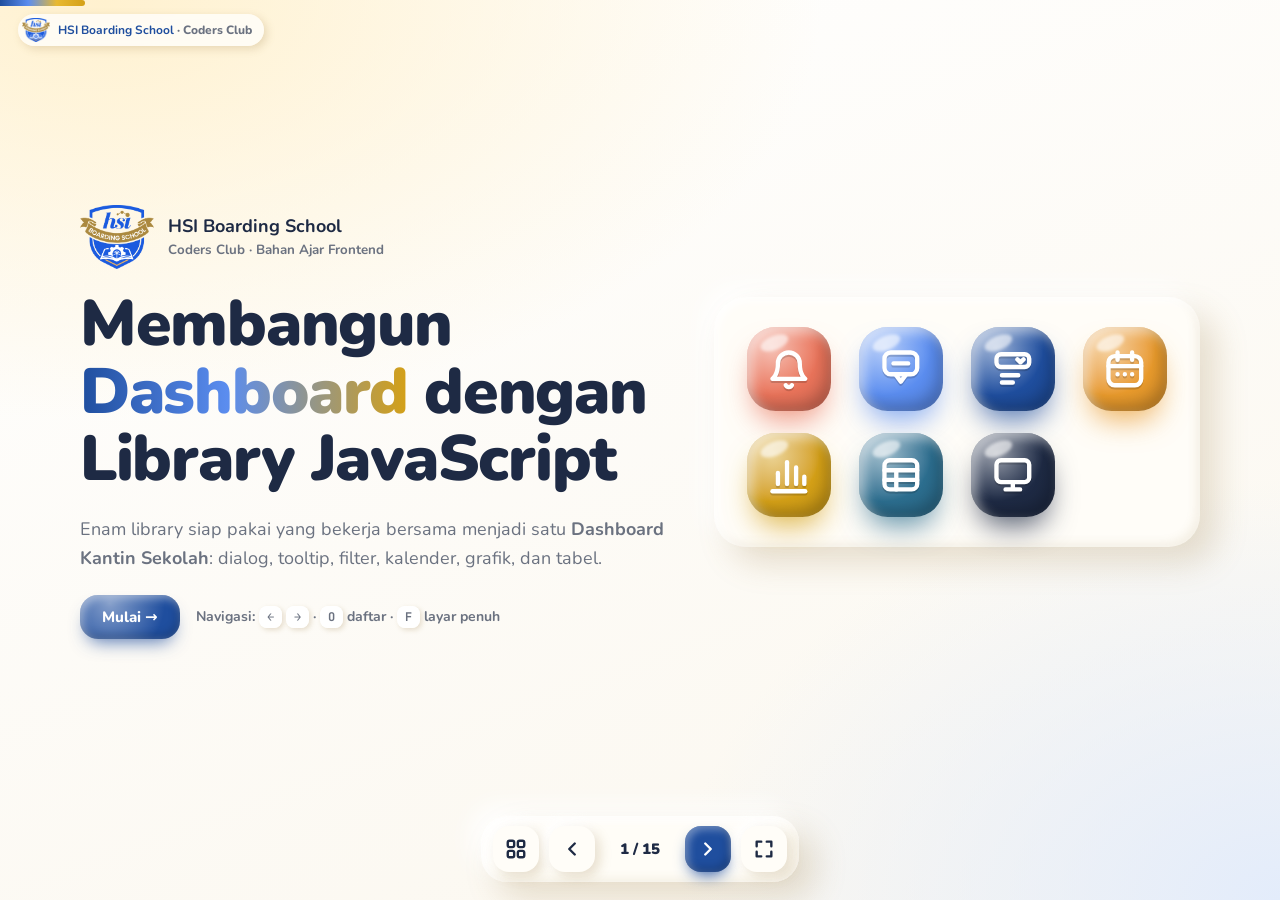
<file: library-dashboard-alt.html>
<!doctype html>
<html lang="id">
<head>
<meta charset="utf-8">
<meta name="viewport" content="width=device-width, initial-scale=1">
<title>Library untuk Dashboard · HSI Boarding School</title>
<link rel="preconnect" href="https://fonts.googleapis.com">
<link href="https://fonts.googleapis.com/css2?family=Nunito:wght@500;700;800;900&family=JetBrains+Mono:wght@400;600&display=swap" rel="stylesheet">
<style>
:root{
  --bg:#FBF7EE; --bg2:#FFFFFF; --card:#FFFDF8;
  --ink:#1E2A44; --muted:#6B7280;
  --accent:#1F4E9E; --gold:#D4A017; --gold2:#E8B931; --blue-soft:#5B8DEF;
  --shadow-dark:rgba(150,120,60,.22); --shadow-light:rgba(255,255,255,.95);
}
*{box-sizing:border-box;margin:0;padding:0}
html,body{height:100%}
body{
  font-family:'Nunito',system-ui,sans-serif;color:var(--ink);
  background:radial-gradient(1200px 700px at 8% 0%,#FFF1CF 0%,transparent 60%),
             radial-gradient(1000px 700px at 100% 100%,#E3ECFB 0%,transparent 60%),
             linear-gradient(160deg,var(--bg2),var(--bg));
  overflow:hidden;-webkit-font-smoothing:antialiased;
}
button{font-family:inherit;cursor:pointer}
a{color:inherit}

/* ===== Clay primitives ===== */
.clay-card{
  background:var(--card);border-radius:32px;
  box-shadow:16px 16px 32px var(--shadow-dark),-10px -10px 24px var(--shadow-light),
             inset 4px 4px 10px rgba(255,255,255,.9),inset -4px -4px 10px rgba(150,120,60,.10);
}
.clay{
  --s:64px;--c:#1F4E9E;
  width:var(--s);height:var(--s);flex:0 0 var(--s);
  border-radius:calc(var(--s)*.34);position:relative;display:grid;place-items:center;
  background:radial-gradient(circle at 30% 25%,color-mix(in srgb,var(--c) 45%,#fff) 0%,var(--c) 55%,color-mix(in srgb,var(--c) 82%,#000) 125%);
  box-shadow:
    inset calc(var(--s)*-.07) calc(var(--s)*-.09) calc(var(--s)*.16) rgba(0,0,0,.2),
    inset calc(var(--s)*.07) calc(var(--s)*.07) calc(var(--s)*.14) rgba(255,255,255,.6),
    0 calc(var(--s)*.2) calc(var(--s)*.34) calc(var(--s)*-.1) color-mix(in srgb,var(--c) 75%,transparent);
}
.clay::after{
  content:"";position:absolute;top:11%;left:15%;width:34%;height:17%;border-radius:50%;
  background:rgba(255,255,255,.6);filter:blur(1.5px);transform:rotate(-22deg);
}
.clay svg{width:52%;height:52%;color:#fff;fill:none;stroke:currentColor;stroke-width:2.4;stroke-linecap:round;stroke-linejoin:round;
  filter:drop-shadow(0 calc(var(--s)*.03) 0 rgba(0,0,0,.16));position:relative;z-index:1}
.clay.sm{--s:44px}.clay.md{--s:58px}.clay.lg{--s:84px}.clay.xl{--s:110px}
.clay.btn{border:0;transition:transform .25s cubic-bezier(.34,1.56,.64,1)}
.clay.btn:hover{transform:translateY(-6px) rotate(-6deg) scale(1.06)}

.cbtn{
  --c:var(--accent);border:0;border-radius:18px;padding:12px 22px;font-weight:800;font-size:15px;color:#fff;
  background:radial-gradient(circle at 30% 20%,color-mix(in srgb,var(--c) 55%,#fff),var(--c) 70%);
  box-shadow:inset -3px -4px 8px rgba(0,0,0,.18),inset 3px 3px 8px rgba(255,255,255,.5),0 10px 18px -8px color-mix(in srgb,var(--c) 80%,transparent);
  transition:transform .2s cubic-bezier(.34,1.56,.64,1);
}
.cbtn:hover{transform:translateY(-2px)}.cbtn:active{transform:scale(.95)}
.cbtn.sm{padding:8px 14px;font-size:13px;border-radius:14px}
.cbtn.ghost{--c:#EDE4CF;color:var(--ink)}

.chip{
  --c:#1F4E9E;display:inline-flex;align-items:center;gap:6px;padding:6px 14px;border-radius:999px;font-weight:800;font-size:13px;
  color:color-mix(in srgb,var(--c) 60%,#000);background:color-mix(in srgb,var(--c) 18%,#fff);
  box-shadow:inset 2px 2px 4px rgba(255,255,255,.8),inset -2px -2px 4px color-mix(in srgb,var(--c) 25%,transparent);
  border:0;text-decoration:none;
}
button.chip,a.chip{transition:transform .2s}button.chip:hover,a.chip:hover{transform:translateY(-2px)}
.pill{display:inline-flex;gap:6px;align-items:center;padding:8px 14px;border-radius:14px;background:#fff;font-weight:700;font-size:13px;color:var(--muted);
  box-shadow:4px 4px 10px var(--shadow-dark),-4px -4px 10px var(--shadow-light)}

/* ===== Deck ===== */
.progress{position:fixed;top:0;left:0;height:6px;background:linear-gradient(90deg,#1F4E9E,#5B8DEF,#E8B931,#D4A017);
  border-radius:0 6px 6px 0;transition:width .5s cubic-bezier(.22,1,.36,1);z-index:60}
.brand{position:fixed;top:14px;left:18px;z-index:55;display:flex;align-items:center;gap:8px;font-weight:800;font-size:12px;color:var(--muted);
  background:rgba(255,253,248,.85);backdrop-filter:blur(8px);padding:4px 12px 4px 4px;border-radius:999px;box-shadow:3px 3px 8px var(--shadow-dark)}
.brand img{height:24px;width:auto;display:block}
.brand b{color:var(--accent)}
.deck{position:fixed;inset:0}
.slide{
  position:absolute;inset:0;overflow-y:auto;overflow-x:hidden;padding:64px 24px 120px;
  opacity:0;visibility:hidden;transform:translateX(60px) scale(.98);
  transition:opacity .45s ease,transform .55s cubic-bezier(.22,1,.36,1),visibility .45s;
}
.slide.active{opacity:1;visibility:visible;transform:none}
.slide.left{transform:translateX(-60px) scale(.98)}
.wrap{max-width:1120px;margin:0 auto;min-height:100%;display:flex;flex-direction:column;justify-content:center;gap:28px}
h1{font-size:clamp(34px,5.6vw,64px);font-weight:900;line-height:1.05;letter-spacing:-.02em}
h2{font-size:clamp(28px,4vw,44px);font-weight:900;line-height:1.1;letter-spacing:-.01em}
h3{font-size:21px;font-weight:900}
h4{font-size:14px;font-weight:900;text-transform:uppercase;letter-spacing:.08em;color:var(--muted);margin-top:6px}
p{font-size:18px;line-height:1.6;color:var(--muted)}
.grad{background:linear-gradient(90deg,#1F4E9E,#5B8DEF 45%,#D4A017);-webkit-background-clip:text;background-clip:text;color:transparent}
.eyebrow{font-weight:900;color:var(--gold);letter-spacing:.12em;text-transform:uppercase;font-size:14px}

/* cover */
.cover{display:grid;grid-template-columns:1.1fr .9fr;gap:40px;align-items:center}
.cover-logo{display:flex;align-items:center;gap:14px}
.cover-logo img{height:64px;width:auto}
.cover-logo b{display:block;font-size:18px;color:var(--ink)}
.cover-logo small{font-weight:700;color:var(--muted)}
.cloud{display:grid;grid-template-columns:repeat(4,1fr);gap:22px;justify-items:center;padding:30px}
.cloud .clay{animation:bob 4s ease-in-out infinite}
.cloud .clay:nth-child(3n){animation-delay:-1.3s}.cloud .clay:nth-child(3n+1){animation-delay:-2.6s}
@keyframes bob{50%{translate:0 -10px}}

/* grids */
.two{display:grid;grid-template-columns:1fr 1fr;gap:28px}
.box{padding:28px;display:flex;flex-direction:column;gap:14px;min-width:0}
.box ul,.box ol{list-style:none;display:flex;flex-direction:column;gap:10px}
.box li{font-size:16px;line-height:1.5;color:var(--muted);padding-left:26px;position:relative}
.box ul li::before{content:"";position:absolute;left:4px;top:7px;width:12px;height:12px;border-radius:50%;
  background:var(--dot,#1F4E9E);box-shadow:inset -2px -2px 3px rgba(0,0,0,.2),inset 2px 2px 3px rgba(255,255,255,.6)}
.row{display:flex;gap:16px;align-items:center;flex-wrap:wrap}
.steps{counter-reset:st}
.steps li{padding-left:44px!important;min-height:32px}
.steps li::before{counter-increment:st;content:counter(st);position:absolute;left:0;top:-2px;width:32px;height:32px;border-radius:11px;display:grid;place-items:center;
  font-weight:900;color:#fff;background:radial-gradient(circle at 30% 25%,#7FA3E6,#1F4E9E 70%);box-shadow:inset -2px -3px 5px rgba(0,0,0,.2),inset 2px 2px 5px rgba(255,255,255,.5)}
.steps li b{color:var(--ink)}

/* target wireframe */
.wire{display:grid;grid-template-columns:160px minmax(0,1fr);gap:12px;padding:20px}
.wire-main{display:grid;gap:12px;grid-template-columns:repeat(6,minmax(0,1fr))}
.wb{--c:#9CA3AF;border:2.5px dashed color-mix(in srgb,var(--c) 55%,transparent);background:color-mix(in srgb,var(--c) 9%,#fff);border-radius:16px;
  padding:10px 12px;display:flex;flex-direction:column;gap:8px;align-items:flex-start;font-weight:800;font-size:14px;color:var(--ink);min-height:68px}
.wb small{font-weight:700;color:var(--muted);font-size:12.5px}
.s6{grid-column:span 6}.s4{grid-column:span 4}.s3{grid-column:span 3}.s2{grid-column:span 2}
.wire-side{min-height:100%}

/* library slide */
.lib{display:grid;grid-template-columns:1fr 1.08fr;gap:32px;align-items:start}
.lib-info{display:flex;flex-direction:column;gap:16px;padding-top:8px;min-width:0}
.lib-head{display:flex;gap:22px;align-items:center}
.lib-head .tag{font-size:17px;font-weight:700;color:var(--muted);margin-top:4px}
.lib-num{font-weight:900;color:var(--muted);font-size:14px;letter-spacing:.1em}
.desc{font-size:18px}
.uses{list-style:none;display:flex;flex-direction:column;gap:10px}
.uses li{display:flex;gap:12px;align-items:center;font-weight:700;font-size:16px;background:#fff;padding:12px 16px;border-radius:18px;
  box-shadow:6px 6px 14px var(--shadow-dark),-6px -6px 14px var(--shadow-light)}
.uses li::before{content:"";width:12px;height:12px;border-radius:50%;flex:0 0 12px;background:var(--c);
  box-shadow:inset -2px -2px 3px rgba(0,0,0,.2),inset 2px 2px 3px rgba(255,255,255,.6)}
.kantin-note{--c:#D4A017;display:flex;gap:14px;align-items:center;padding:14px 16px;border-radius:20px;
  background:color-mix(in srgb,var(--c) 10%,#fff);border:2px dashed color-mix(in srgb,var(--c) 45%,transparent)}
.kantin-note p{font-size:15px;color:var(--ink);line-height:1.5}
.meta{display:flex;gap:10px;flex-wrap:wrap}
.lib-side{display:flex;flex-direction:column;gap:20px;min-width:0}

.code-card{background:#1E2A44;border-radius:26px;overflow:hidden;min-width:0;
  box-shadow:14px 14px 30px rgba(30,42,68,.32),inset 3px 3px 8px rgba(255,255,255,.08),inset -3px -3px 8px rgba(0,0,0,.4)}
.code-top{display:flex;justify-content:space-between;align-items:center;gap:8px;padding:12px 16px 0 20px;color:#AFB8D0;font:600 13px 'JetBrains Mono',monospace}
.dots{display:flex;gap:6px;margin-right:10px}.dots i{width:11px;height:11px;border-radius:50%;background:#E8735A}
.dots i:nth-child(2){background:#E8B931}.dots i:nth-child(3){background:#5FBF8F}
.code-card pre{padding:14px 20px 20px;overflow:auto;max-height:300px}
.code-card.tall pre{max-height:420px}
.code-card code{font:400 13.5px/1.65 'JetBrains Mono',monospace;color:#EDEFF8;white-space:pre}
.copy,.dl{background:#2D3B5C;color:#EDEFF8;border:0;border-radius:10px;padding:6px 12px;font-weight:800;font-size:12px}
.mini{background:#1E2A44;border-radius:16px;padding:12px 14px;overflow:auto}
.mini code{font:400 12.5px/1.6 'JetBrains Mono',monospace;color:#EDEFF8;white-space:pre}

.stage{position:relative;padding:46px 22px 22px;min-height:250px;display:flex;flex-direction:column;align-items:center;justify-content:center;gap:14px;text-align:center;min-width:0}
.stage small{color:var(--muted);font-weight:700}
.stage .err{color:#C2412D;font-weight:800}
.stage-label{position:absolute;top:14px;left:20px;font-weight:900;font-size:12px;letter-spacing:.1em;color:var(--muted);text-transform:uppercase}
.spinner{width:42px;height:42px;border-radius:50%;border:5px solid #EDE4CF;border-top-color:var(--accent);animation:spin .8s linear infinite}
@keyframes spin{to{transform:rotate(360deg)}}
.stack{display:flex}
.stack .clay{margin-right:-10px;border:3px solid var(--card)}

/* demo bits */
.tip{position:absolute;top:0;left:0;background:#1E2A44;color:#fff;padding:8px 12px;border-radius:12px;font-weight:700;font-size:13px;line-height:1.4;
  pointer-events:none;opacity:0;transition:opacity .15s;max-width:240px;text-align:left;z-index:20}
.demo-input{width:100%;max-width:340px;padding:12px 16px;border-radius:16px;border:0;font:700 15px 'Nunito',system-ui,sans-serif;background:#fff;color:var(--ink);
  box-shadow:inset 3px 3px 8px var(--shadow-dark),inset -3px -3px 8px var(--shadow-light)}
.kpi{background:#fff;border-radius:20px;padding:14px 16px;text-align:left;display:flex;flex-direction:column;gap:6px;min-width:0;
  box-shadow:6px 6px 14px var(--shadow-dark),-6px -6px 14px var(--shadow-light)}
.kpi-h{display:flex;justify-content:space-between;align-items:center;gap:8px;font-weight:800;font-size:13px;color:var(--muted)}
.kpi b{font-size:22px;font-weight:900;color:var(--ink)}
.kinfo{width:24px;height:24px;flex:0 0 24px;border-radius:50%;border:0;font:900 13px 'Nunito',system-ui,sans-serif;color:#fff;
  background:radial-gradient(circle at 30% 25%,#F2D27A,#D4A017 70%);box-shadow:inset -2px -2px 4px rgba(0,0,0,.2),inset 2px 2px 4px rgba(255,255,255,.5)}
.kpi-pair{display:grid;grid-template-columns:repeat(2,minmax(0,1fr));gap:14px;width:100%;max-width:460px}
.promo-list{display:flex;flex-direction:column;gap:8px}
.promo-item{--c:#1F4E9E;display:flex;align-items:center;gap:12px;padding:9px 12px;border-radius:14px;background:color-mix(in srgb,var(--c) 10%,#fff);border-left:4px solid var(--c)}
.promo-item .pe{font-size:24px;line-height:1}
.promo-item b{display:block;font-size:14px;font-weight:900;color:var(--ink)}
.promo-item small{display:block;font-size:12.5px;font-weight:700;color:var(--muted)}
.chart-wrap{position:relative;width:100%;height:220px}
.chart-pair{display:grid;grid-template-columns:minmax(0,1.4fr) minmax(0,1fr);gap:14px;width:100%}
.tab-wrap{width:100%;text-align:left;min-width:0}
.tomsel-wrap{width:100%;max-width:380px;text-align:left}
.flatpickr-calendar.inline{max-width:100%}
.ts-wrapper .ts-control{border-radius:14px;border:0;padding:8px 10px;box-shadow:inset 3px 3px 8px var(--shadow-dark),inset -3px -3px 8px var(--shadow-light);font-family:'Nunito',system-ui,sans-serif;font-weight:700}
.ts-wrapper.multi .ts-control>div{background:#E3ECFB;color:#1F4E9E;border-radius:8px;font-weight:800}
.tabulator{border-radius:14px;font-family:'Nunito',system-ui,sans-serif;font-size:14px}
.t-del{border:0;background:#FDE8E3;border-radius:10px;padding:4px 8px;font-size:14px}

/* dashboard demo */
.stage.wide{padding:46px 18px 18px}
.dash{position:relative;width:100%;display:grid;grid-template-columns:190px minmax(0,1fr);gap:18px;text-align:left}
.dash-side{background:linear-gradient(170deg,#1F4E9E,#163A78);color:#fff;border-radius:22px;padding:18px 14px;display:flex;flex-direction:column;gap:18px;
  box-shadow:inset 3px 3px 8px rgba(255,255,255,.15),inset -3px -3px 8px rgba(0,0,0,.25),8px 10px 20px -8px rgba(31,78,158,.5)}
.dash-brand{display:flex;align-items:center;gap:10px;font-size:16px;font-weight:900}
.dash-brand small{display:block;font-size:11px;font-weight:700;color:#C9D6F2}
.dash-side nav{display:flex;flex-direction:column;gap:6px}
.dash-side a{padding:10px 12px;border-radius:12px;font-weight:700;font-size:14px;color:#DCE6FA;text-decoration:none}
.dash-side a.on{background:rgba(255,255,255,.16);color:#fff;box-shadow:inset 2px 2px 5px rgba(255,255,255,.15)}
.dash-main{display:flex;flex-direction:column;gap:16px;min-width:0}
.dash-top{display:flex;justify-content:space-between;gap:14px;flex-wrap:wrap;align-items:flex-end}
.dash-top small{font-weight:700;color:var(--muted)}
.dash-filter{display:flex;gap:12px;flex-wrap:wrap;flex:1 1 360px;justify-content:flex-end}
.dash-filter label{display:flex;flex-direction:column;gap:4px;font-size:12px;font-weight:900;color:var(--muted);flex:1 1 170px;max-width:270px;letter-spacing:.04em;text-transform:uppercase}
.dash-filter label>*{text-transform:none;letter-spacing:normal}
.dash-filter .demo-input{max-width:none;padding:10px 12px;font-size:14px}
.dash-filter .flatpickr-wrapper{width:100%}
.dash-kpis{display:grid;grid-template-columns:repeat(3,minmax(0,1fr));gap:14px}
.dash-charts,.dash-bottom{display:grid;grid-template-columns:minmax(0,1.5fr) minmax(0,1fr);gap:14px}
.dpanel{background:#fff;border-radius:20px;padding:14px;min-width:0;box-shadow:6px 6px 14px var(--shadow-dark),-6px -6px 14px var(--shadow-light)}
.dpanel h5{font-size:12px;font-weight:900;color:var(--muted);text-transform:uppercase;letter-spacing:.08em;margin-bottom:10px}

/* integrasi */
.flow{display:grid;grid-template-columns:minmax(0,1fr) auto minmax(0,1fr) auto minmax(0,1fr);gap:14px;align-items:center;padding:24px}
.fcol{display:flex;flex-direction:column;gap:10px;min-width:0}
.fnode{--c:#1F4E9E;display:flex;gap:12px;align-items:center;background:#fff;border:0;border-left:5px solid var(--c);border-radius:18px;padding:10px 12px;text-align:left;
  font:inherit;color:var(--ink);box-shadow:6px 6px 14px var(--shadow-dark),-6px -6px 14px var(--shadow-light)}
.fnode b{display:block;font-size:15px}
.fnode small{display:block;color:var(--muted);font-weight:700;font-size:12.5px;font-family:'JetBrains Mono',monospace}
.fcore{display:flex;flex-direction:column;align-items:center;text-align:center;gap:8px;padding:20px 16px;border-radius:24px;
  background:linear-gradient(160deg,#FFF6DD,#FFFDF8);border:2.5px dashed #D4A017}
.fcore b{font:600 17px 'JetBrains Mono',monospace;color:var(--ink)}
.fcore small{font-weight:700;color:var(--muted)}
.farrow{font-size:30px;font-weight:900;color:var(--gold)}

/* jebakan */
.traps{display:grid;grid-template-columns:repeat(auto-fit,minmax(300px,1fr));gap:20px}
.trap{padding:22px;display:flex;flex-direction:column;gap:12px;min-width:0}
.trap-h{display:flex;gap:12px;align-items:center}
.trap-h h3{font-size:18px}
.trap p{font-size:15px}

/* quiz */
.quiz{padding:30px;display:flex;flex-direction:column;gap:18px;max-width:780px;width:100%;margin:0 auto}
.qtext{font-size:22px;font-weight:900;color:var(--ink)}
.opts{display:grid;grid-template-columns:repeat(auto-fit,minmax(220px,1fr));gap:14px}
.opt{display:flex;align-items:center;gap:12px;padding:12px 14px;border:0;border-radius:20px;background:#fff;font-weight:800;font-size:16px;color:var(--ink);text-align:left;
  box-shadow:6px 6px 14px var(--shadow-dark),-6px -6px 14px var(--shadow-light);transition:transform .2s}
.opt:hover{transform:translateY(-3px)}
.opt.right{background:#DFF5E6;box-shadow:inset 3px 3px 8px rgba(80,170,110,.35)}
.opt.wrong{background:#FDE5DF;box-shadow:inset 3px 3px 8px rgba(194,65,45,.3)}
.qfoot{display:flex;justify-content:space-between;align-items:center;gap:12px;flex-wrap:wrap}
.qfeedback{font-weight:800;min-height:24px}

/* tugas */
.checks{display:flex;flex-direction:column;gap:10px}
.check{display:flex;gap:12px;align-items:center;padding:10px 14px;border-radius:16px;background:#fff;font-weight:700;font-size:15px;cursor:pointer;
  box-shadow:5px 5px 12px var(--shadow-dark),-5px -5px 12px var(--shadow-light);transition:background .2s}
.check input{appearance:none;-webkit-appearance:none;width:22px;height:22px;flex:0 0 22px;border-radius:7px;background:#F3ECDC;cursor:pointer;
  box-shadow:inset 2px 2px 5px var(--shadow-dark),inset -2px -2px 5px var(--shadow-light);display:grid;place-items:center}
.check input:checked{background:radial-gradient(circle at 30% 25%,#F2D27A,#D4A017 70%);box-shadow:inset -2px -2px 4px rgba(0,0,0,.2),inset 2px 2px 4px rgba(255,255,255,.5)}
.check input:checked::after{content:"✓";color:#fff;font-weight:900;font-size:14px}
.check:has(input:checked){background:#FFF8E4}
.check:has(input:checked) span{color:var(--muted);text-decoration:line-through}
.meter{height:12px;border-radius:999px;background:#F3ECDC;box-shadow:inset 2px 2px 5px var(--shadow-dark);overflow:hidden}
.meter i{display:block;height:100%;width:0;background:linear-gradient(90deg,#1F4E9E,#E8B931);border-radius:999px;transition:width .4s}

/* penutup */
.docs{display:grid;grid-template-columns:repeat(auto-fit,minmax(230px,1fr));gap:18px}
.doc{padding:18px;display:flex;gap:14px;align-items:center;min-width:0}
.doc b{display:block;font-size:16px}
.doc p{font-size:14px;line-height:1.4}

/* nav */
.nav{position:fixed;left:50%;bottom:18px;transform:translateX(-50%);display:flex;align-items:center;gap:10px;padding:10px 12px;border-radius:26px;z-index:50;
  background:rgba(255,253,248,.92);backdrop-filter:blur(10px)}
.nav .nbtn{width:46px;height:46px;border-radius:16px;border:0;display:grid;place-items:center;color:var(--ink);background:var(--card);
  box-shadow:5px 5px 12px var(--shadow-dark),-5px -5px 12px var(--shadow-light);transition:transform .2s}
.nav .nbtn:active{transform:scale(.92);box-shadow:inset 3px 3px 8px var(--shadow-dark),inset -3px -3px 8px var(--shadow-light)}
.nav .nbtn svg{width:22px;height:22px;fill:none;stroke:currentColor;stroke-width:2.6;stroke-linecap:round;stroke-linejoin:round}
.nav .nbtn.primary{background:var(--accent);color:#fff;box-shadow:inset -3px -4px 8px rgba(0,0,0,.2),inset 3px 3px 8px rgba(255,255,255,.4),0 8px 16px -6px var(--accent)}
.counter{font-weight:900;min-width:70px;text-align:center;font-size:15px}

.overview{position:fixed;inset:0;z-index:70;background:rgba(251,247,238,.96);backdrop-filter:blur(6px);padding:40px 24px;overflow:auto;display:none}
.overview.open{display:block}
.ov-grid{max-width:1120px;margin:20px auto 0;display:grid;grid-template-columns:repeat(auto-fill,minmax(200px,1fr));gap:18px}
.ov-item{border:0;padding:18px;text-align:left;display:flex;gap:12px;align-items:center;font-weight:800;font-size:15px;color:var(--ink);border-radius:24px}
.ov-item.cur{outline:3px solid var(--gold)}
.ov-head{max-width:1120px;margin:0 auto;display:flex;justify-content:space-between;align-items:center}

.hint{color:var(--muted);font-weight:700;font-size:14px}
kbd{font:700 12px 'JetBrains Mono';background:#fff;padding:3px 8px;border-radius:8px;box-shadow:2px 2px 5px var(--shadow-dark)}

@media (max-width:860px){
  .cover,.two,.lib{grid-template-columns:1fr}
  .cloud{gap:14px;padding:16px}
  .cloud .clay{--s:56px}
  .slide{padding:56px 16px 120px}
  .lib-head{gap:16px}
  .lib-head .clay.xl{--s:76px}
  .wrap{justify-content:flex-start}
  .wire{grid-template-columns:1fr;padding:14px}
  .wire-main{grid-template-columns:repeat(2,minmax(0,1fr))}
  .wire-main>*{grid-column:span 2}
  .wire-main>.kp{grid-column:span 1}
  .wire-main>.kp:last-of-type{grid-column:span 2}
  .flow{grid-template-columns:1fr;padding:18px}
  .farrow{justify-self:center;transform:rotate(90deg)}
  .dash{grid-template-columns:1fr}
  .dash-side nav{flex-direction:row;flex-wrap:wrap}
  .dash-kpis,.dash-charts,.dash-bottom,.chart-pair{grid-template-columns:minmax(0,1fr)}
  .dash-filter label{max-width:none}
  .kpi-pair{grid-template-columns:minmax(0,1fr)}
  .stage{padding:46px 14px 18px}
  .brand span{display:none}
  .box{padding:20px}
  .quiz{padding:20px}
  .code-card pre{padding:12px 14px 16px}
}
@media (prefers-reduced-motion:reduce){*{animation:none!important;transition:none!important}}
</style>
</head>
<body>
<div class="progress" id="progress"></div>
<div class="brand"><img src="logo-color.png" alt="" onerror="this.remove()"><span><b>HSI Boarding School</b> · Coders Club</span></div>
<main class="deck" id="deck"></main>

<nav class="nav clay-card" aria-label="Navigasi slide">
  <button class="nbtn" id="btnOverview" title="Daftar slide (O)"><svg viewBox="0 0 24 24"><rect x="3" y="3" width="7" height="7" rx="2"/><rect x="14" y="3" width="7" height="7" rx="2"/><rect x="3" y="14" width="7" height="7" rx="2"/><rect x="14" y="14" width="7" height="7" rx="2"/></svg></button>
  <button class="nbtn" id="btnPrev" title="Sebelumnya (←)"><svg viewBox="0 0 24 24"><path d="M15 6l-6 6 6 6"/></svg></button>
  <span class="counter" id="counter">1 / 1</span>
  <button class="nbtn primary" id="btnNext" title="Berikutnya (→)"><svg viewBox="0 0 24 24"><path d="M9 6l6 6-6 6"/></svg></button>
  <button class="nbtn" id="btnFull" title="Layar penuh (F)"><svg viewBox="0 0 24 24"><path d="M4 9V4h5M20 9V4h-5M4 15v5h5M20 15v5h-5"/></svg></button>
</nav>

<div class="overview" id="overview">
  <div class="ov-head"><h2>Daftar Slide</h2><button class="cbtn ghost" id="ovClose">Tutup ✕</button></div>
  <div class="ov-grid" id="ovGrid"></div>
</div>

<script>
/* ===================== IKON (SVG glyph) ===================== */
const ICONS = {
  bell:'<path d="M6 9a6 6 0 0 1 12 0c0 6.5 3 8.5 3 8.5H3S6 15.5 6 9"/><path d="M10.3 21a1.94 1.94 0 0 0 3.4 0"/>',
  tooltip:'<rect x="3" y="3" width="18" height="12" rx="3.5"/><path d="M9 15l3 4 3-4"/><path d="M8 9h8"/>',
  slides:'<rect x="6.5" y="5" width="11" height="14" rx="2.5"/><path d="M3 8.5v7M21 8.5v7"/>',
  select:'<rect x="3" y="4" width="18" height="7" rx="2.5"/><path d="M14.5 6.8l1.7 1.6 1.7-1.6"/><path d="M6 15.5h9M6 19.5h6"/>',
  calendar:'<rect x="3" y="5" width="18" height="16" rx="3.5"/><path d="M8 3v4M16 3v4M3 10.5h18"/><path d="M8 15h.01M12 15h.01M16 15h.01"/>',
  chart:'<path d="M3 21h18"/><path d="M6 17v-6M11 17V5M16 17v-9M20.5 17v-4"/>',
  table:'<rect x="3" y="4" width="18" height="16" rx="3"/><path d="M3 9.5h18M3 14.8h18M9.5 9.5V20"/>',
  code:'<path d="M8 6l-6 6 6 6M16 6l6 6-6 6"/>',
  cdn:'<path d="M7 18a4.5 4.5 0 0 1-.6-9A6 6 0 0 1 18 8.5a4 4 0 0 1-.5 9.5z"/><path d="M12 11v6M9.5 14.5L12 17l2.5-2.5"/>',
  question:'<circle cx="12" cy="12" r="9"/><path d="M9.5 9.3a2.6 2.6 0 1 1 3.7 2.4c-.7.3-1.2 1-1.2 1.8v.3"/><path d="M12 17.3h.01"/>',
  trophy:'<path d="M8 4h8v5a4 4 0 0 1-8 0z"/><path d="M8 6H4.5a3 3 0 0 0 3.5 4M16 6h3.5a3 3 0 0 1-3.5 4"/><path d="M12 13v4M8.5 20.5h7M10 17h4v3.5h-4z"/>',
  rocket:'<path d="M5 15c-1.5 1.3-2 5-2 5s3.7-.5 5-2"/><path d="M9 15l-3-3c1.5-4.5 5.5-8.5 13-9-.5 7.5-4.5 11.5-9 13z"/><circle cx="14.5" cy="9.5" r="1.6"/>',
  target:'<circle cx="12" cy="12" r="9"/><circle cx="12" cy="12" r="5"/><circle cx="12" cy="12" r="1.2"/>',
  store:'<path d="M3.5 9l1.8-5h13.4l1.8 5"/><path d="M3.5 9h17v1.5a2.8 2.8 0 0 1-5.6 0 2.8 2.8 0 0 1-5.8 0 2.8 2.8 0 0 1-5.6 0z"/><path d="M5 13.5V21h14v-7.5"/><path d="M10 21v-4.5h4V21"/>',
  link:'<path d="M10 14a4.5 4.5 0 0 0 6.4 0l3-3a4.5 4.5 0 0 0-6.4-6.4l-1 1"/><path d="M14 10a4.5 4.5 0 0 0-6.4 0l-3 3a4.5 4.5 0 0 0 6.4 6.4l1-1"/>',
  alert:'<path d="M12 3.5l9 16.5H3z"/><path d="M12 10v4.5M12 17.3h.01"/>',
  monitor:'<rect x="3" y="4" width="18" height="12" rx="2.5"/><path d="M8 20h8M12 16v4"/>',
  check:'<rect x="3" y="3" width="18" height="18" rx="4"/><path d="M8 12.5l2.7 2.7L16 9.5"/>',
  book:'<path d="M4 5.5A2.5 2.5 0 0 1 6.5 3H20v14H6.5A2.5 2.5 0 0 0 4 19.5z"/><path d="M4 19.5A2.5 2.5 0 0 0 6.5 22H20v-5"/>'
};
const clay = (icon,color,size='md',extra='') =>
  `<span class="clay ${size} ${extra}" style="--c:${color}"><svg viewBox="0 0 24 24">${ICONS[icon]}</svg></span>`;
const esc = s => String(s).replace(/[&<>"]/g,c=>({'&':'&amp;','<':'&lt;','>':'&gt;','"':'&quot;'}[c]));

/* ===================== DATA KANTIN (dipakai semua demo) ===================== */
const HARI_INI = (()=>{const d=new Date();d.setHours(0,0,0,0);return d;})();
const hariLalu = n => {const d=new Date(HARI_INI);d.setDate(d.getDate()-n);return d;};
const KAT = ['Makanan','Minuman','Snack'];
const KAT_COLOR = {Makanan:'#1F4E9E',Minuman:'#5B8DEF',Snack:'#D4A017'};
const PRODUK = [
  {id:1,nama:'Nasi Goreng',kategori:'Makanan',harga:10000,stok:25},
  {id:2,nama:'Mie Ayam',kategori:'Makanan',harga:8000,stok:20},
  {id:3,nama:'Nasi Uduk',kategori:'Makanan',harga:7000,stok:30},
  {id:4,nama:'Es Teh Manis',kategori:'Minuman',harga:3000,stok:60},
  {id:5,nama:'Jus Jeruk',kategori:'Minuman',harga:6000,stok:24},
  {id:6,nama:'Air Mineral',kategori:'Minuman',harga:4000,stok:80},
  {id:7,nama:'Keripik Singkong',kategori:'Snack',harga:5000,stok:40},
  {id:8,nama:'Roti Coklat',kategori:'Snack',harga:4000,stok:35},
  {id:9,nama:'Pisang Goreng',kategori:'Snack',harga:2000,stok:50},
  {id:10,nama:'Susu Kotak',kategori:'Minuman',harga:5000,stok:45}
];
// [berapa hari lalu, id produk, jumlah]
const TRX = [[6,1,12],[6,4,20],[6,7,8],[5,2,10],[5,5,9],[5,9,15],[4,3,14],[4,6,18],[4,8,7],[3,1,11],[3,10,12],
  [3,7,10],[2,2,13],[2,4,22],[2,9,12],[1,3,9],[1,5,8],[1,8,11],[0,1,15],[0,6,16],[0,10,9]]
  .map(([h,id,q])=>({tgl:hariLalu(h),produkId:id,qty:q}));
const rupiah = n => 'Rp' + n.toLocaleString('id-ID');
const fmtTgl = d => d.toLocaleDateString('id-ID',{day:'numeric',month:'short'});
const toArr = v => Array.isArray(v) ? v : (v ? String(v).split(',') : []);

function hitung(produk,awal,akhir,kategori){
  const map=new Map(produk.map(p=>[p.id,p]));
  const data=TRX.filter(t=>{const p=map.get(t.produkId);return p&&t.tgl>=awal&&t.tgl<=akhir&&kategori.includes(p.kategori);});
  const hari=[];for(let d=new Date(awal);d<=akhir&&hari.length<93;d.setDate(d.getDate()+1))hari.push(new Date(d));
  const perHari=hari.map(d=>data.filter(t=>+t.tgl===+d).reduce((s,t)=>s+t.qty*map.get(t.produkId).harga,0));
  const perKat=KAT.map(k=>data.filter(t=>map.get(t.produkId).kategori===k).reduce((s,t)=>s+t.qty,0));
  const rows=produk.filter(p=>kategori.includes(p.kategori)).map(p=>{
    const q=data.filter(t=>t.produkId===p.id).reduce((s,t)=>s+t.qty,0);
    return {...p,terjual:q,omzet:q*p.harga};
  });
  return {
    labels:hari.map(d=>d.toLocaleDateString('id-ID',{weekday:'short',day:'numeric'})),
    perHari,perKat,rows,
    omzet:perHari.reduce((a,b)=>a+b,0),
    item:data.reduce((s,t)=>s+t.qty,0),
    trx:data.length
  };
}

const PROMO = [
  {e:'🍜',t:'Senin Hemat',s:'Mie Ayam cuma Rp7.000',c:'#1F4E9E'},
  {e:'🍳',t:'Paket Sarapan',s:'Nasi Uduk + Es Teh Rp9.000',c:'#D4A017'},
  {e:'🍌',t:'Menu Baru!',s:'Pisang Goreng Coklat',c:'#3FA7A0'},
  {e:'💧',t:'Jumat Berkah',s:'Air mineral gratis tiap beli makanan',c:'#E8735A'}
];
const promoList = () => `<div class="promo-list">${PROMO.map(p=>`<div class="promo-item" style="--c:${p.c}"><span class="pe">${p.e}</span><div><b>${p.t}</b><small>${p.s}</small></div></div>`).join('')}</div>`;

/* ===================== LIBRARY ===================== */
const LIBS = [
 {id:'sweetalert',name:'SweetAlert2',role:'Dialog & Notifikasi',color:'#E8735A',icon:'bell',
  tagline:'Konfirmasi & notifikasi yang ramah',
  desc:'Pengganti <code>alert()</code>, <code>confirm()</code> dan <code>prompt()</code> bawaan browser. Tampilannya modern, bisa berupa dialog di tengah layar atau <b>toast</b> kecil di pojok.',
  uses:['Konfirmasi sebelum menghapus produk','Toast "Pesanan tersimpan" setelah submit','Form singkat tambah produk (input)'],
  kantin:'Tombol 🗑️ di tabel produk memunculkan dialog konfirmasi, lalu toast sukses.',
  lic:'MIT',site:'sweetalert2.github.io',docs:'https://sweetalert2.github.io/',
  code:`<script src="https://cdn.jsdelivr.net/npm/sweetalert2@11"><\/script>

Swal.fire({
  title: 'Hapus Mie Ayam?',
  icon: 'warning',
  showCancelButton: true,
  confirmButtonText: 'Ya, hapus'
}).then((hasil) => {
  if (hasil.isConfirmed) {
    Swal.fire({
      toast: true, position: 'top-end',
      icon: 'success', title: 'Produk dihapus',
      showConfirmButton: false, timer: 2000
    });
  }
});`},
 {id:'floating',name:'Floating UI',role:'Tooltip & Popover',color:'#5B8DEF',icon:'tooltip',
  tagline:'Tooltip yang selalu pas posisinya',
  desc:'Menghitung posisi elemen melayang (tooltip, popover, dropdown) supaya tidak terpotong tepi layar. Ia <b>hanya menghitung koordinat</b>; tampilannya kita yang atur dengan CSS.',
  uses:['Tooltip penjelasan di kartu KPI','Popover detail produk','Menu aksi kecil (⋯)'],
  kantin:'Ikon ⓘ di kartu "Omzet hari ini" menampilkan penjelasan cara angka itu dihitung.',
  lic:'MIT',site:'floating-ui.com',docs:'https://floating-ui.com/docs/getting-started',
  code:`// lewat CDN, fungsi ada di window.FloatingUIDOM
const { computePosition, autoUpdate, offset, flip, shift } = window.FloatingUIDOM;

// saat tooltip ditampilkan
const stop = autoUpdate(ikonInfo, tooltip, () => {
  computePosition(ikonInfo, tooltip, {
    placement: 'top',
    middleware: [offset(8), flip(), shift({ padding: 8 })]
  }).then(({ x, y }) => {
    Object.assign(tooltip.style, { left: x + 'px', top: y + 'px' });
  });
});

// saat tooltip disembunyikan
stop();`},
 {id:'tomselect',name:'Tom Select',role:'Filter',color:'#1F4E9E',icon:'select',
  tagline:'Dropdown pintar untuk filter',
  desc:'Mengubah <code>&lt;select&gt;</code> biasa menjadi dropdown yang bisa dicari dan multi-pilih, lengkap dengan tombol × untuk menghapus pilihan. Tanpa jQuery.',
  uses:['Filter kategori Makanan / Minuman / Snack','Pilih produk dari daftar panjang','Input tag menu'],
  kantin:'Filter kategori di header dashboard; setiap perubahan memanggil applyFilter().',
  lic:'Apache-2.0',site:'tom-select.js.org',docs:'https://tom-select.js.org/',
  code:`<select id="kategori" multiple>
  <option value="Makanan" selected>Makanan</option>
  <option value="Minuman" selected>Minuman</option>
  <option value="Snack" selected>Snack</option>
</select>

new TomSelect('#kategori', {
  plugins: ['remove_button'],
  placeholder: 'Pilih kategori...',
  onChange(nilai) {
    console.log(nilai); // ['Makanan', 'Snack']
  }
});`},
 {id:'flatpickr',name:'Flatpickr',role:'Filter Tanggal',color:'#E89A2C',icon:'calendar',
  tagline:'Pilih rentang tanggal laporan',
  desc:'Kalender pemilih tanggal yang ringan. Mode <b>range</b> memungkinkan memilih tanggal awal dan akhir sekaligus, lengkap dengan bahasa Indonesia.',
  uses:['Rentang tanggal laporan penjualan','Tanggal kedaluwarsa stok','Jadwal pesanan katering'],
  kantin:'Input "Tanggal" di header: pilih awal & akhir, grafik langsung menyesuaikan.',
  lic:'MIT',site:'flatpickr.js.org',docs:'https://flatpickr.js.org/',
  code:`<input id="tanggal" placeholder="Pilih rentang">

flatpickr('#tanggal', {
  mode: 'range',
  dateFormat: 'd M Y',
  locale: 'id',        // butuh l10n/id.js
  maxDate: 'today',
  onChange(tanggal) {
    // tanggal = array: [awal] lalu [awal, akhir]
    if (tanggal.length === 2) applyFilter();
  }
});`},
 {id:'chart',name:'Chart.js',role:'Grafik',color:'#D4A017',icon:'chart',
  tagline:'Grafik penjualan dalam beberapa baris',
  desc:'Library grafik berbasis canvas: bar, line, pie, doughnut, dan lainnya. Responsif dan beranimasi otomatis saat datanya berubah.',
  uses:['Bar omzet per hari','Doughnut porsi per kategori','Line tren penjualan mingguan'],
  kantin:'Dua grafik di tengah dashboard, diperbarui dengan chart.update() saat filter berubah.',
  lic:'MIT',site:'chartjs.org',docs:'https://www.chartjs.org/docs/latest/',
  code:`<canvas id="grafikHarian"></canvas>

const grafik = new Chart(document.getElementById('grafikHarian'), {
  type: 'bar',
  data: {
    labels: ['Sen', 'Sel', 'Rab', 'Kam', 'Jum'],
    datasets: [{
      label: 'Omzet (Rp)',
      data: [210000, 180000, 245000, 195000, 260000]
    }]
  }
});

// data berubah? cukup:
grafik.data.datasets[0].data = dataBaru;
grafik.update();`},
 {id:'tabulator',name:'Tabulator',role:'Tabel Data',color:'#2C6E8F',icon:'table',
  tagline:'Tabel produk yang interaktif',
  desc:'Membuat tabel dari array data lengkap dengan sorting, pencarian per kolom, pagination, tombol aksi, hingga export CSV.',
  uses:['Daftar produk & stok','Rekap transaksi harian','Export laporan ke CSV'],
  kantin:'Tabel produk di bawah grafik, dengan tombol 🗑️ yang memanggil SweetAlert2.',
  lic:'MIT',site:'tabulator.info',docs:'https://tabulator.info/docs',
  code:`const tabel = new Tabulator('#tabel', {
  data: produk,
  layout: 'fitColumns',
  pagination: true,
  paginationSize: 5,
  columns: [
    { title: 'Produk', field: 'nama', headerFilter: 'input' },
    { title: 'Kategori', field: 'kategori' },
    { title: 'Harga', field: 'harga', sorter: 'number' },
    { title: 'Stok', field: 'stok', sorter: 'number' }
  ]
});

// data berubah? cukup:
tabel.replaceData(produkBaru);`}
];
const libIndex = id => LIBS.findIndex(l=>l.id===id);
const L = id => LIBS[libIndex(id)];

/* ===================== KODE PANJANG ===================== */
const JD='https://cdn.jsdelivr.net/npm/';
const CODES = {
install:`<\!doctype html>
<html lang="id">
<head>
  <\!-- 1. CSS library di <head> -->
  <link rel="stylesheet" href="${JD}tom-select@2/dist/css/tom-select.css">
  <link rel="stylesheet" href="${JD}flatpickr@4/dist/flatpickr.min.css">
  <link rel="stylesheet" href="${JD}tabulator-tables@6/dist/css/tabulator.min.css">
</head>
<body>
  <\!-- 2. Elemen HTML yang akan dipakai -->
  <input id="tanggal">
  <canvas id="grafik"></canvas>

  <\!-- 3. Script library, sebelum </body> -->
  <script src="${JD}sweetalert2@11"><\/script>
  <script src="${JD}@floating-ui/core@1/dist/floating-ui.core.umd.min.js"><\/script>
  <script src="${JD}@floating-ui/dom@1/dist/floating-ui.dom.umd.min.js"><\/script>
  <script src="${JD}tom-select@2/dist/js/tom-select.complete.min.js"><\/script>
  <script src="${JD}flatpickr@4/dist/flatpickr.min.js"><\/script>
  <script src="${JD}flatpickr@4/dist/l10n/id.js"><\/script>
  <script src="${JD}chart.js@4/dist/chart.umd.js"><\/script>
  <script src="${JD}tabulator-tables@6/dist/js/tabulator.min.js"><\/script>

  <\!-- 4. Kode kita PALING AKHIR -->
  <script>
    flatpickr('#tanggal', { mode: 'range', locale: 'id' });
    new Chart(document.getElementById('grafik'), {
      type: 'bar',
      data: { labels: ['Sen', 'Sel'], datasets: [{ data: [5, 8] }] }
    });
  <\/script>
</body>
</html>`,
integrasi:`// 1. Satu sumber kebenaran: state filter
const state = {
  awal: hariLalu(6), akhir: hariIni,
  kategori: ['Makanan', 'Minuman', 'Snack']
};

// 2. Filter hanya MENGUBAH state, lalu memanggil applyFilter()
flatpickr('#tanggal', { mode: 'range', onChange(tgl) {
  if (tgl.length === 2) { [state.awal, state.akhir] = tgl; applyFilter(); }
}});
new TomSelect('#kategori', { onChange(nilai) {
  state.kategori = [].concat(nilai); applyFilter();
}});

// 3. Satu fungsi memperbarui semua tampilan
function applyFilter() {
  const data = dataTerfilter();            // saring transaksi
  grafikHarian.data.datasets[0].data = omzetPerHari(data);
  grafikHarian.update();                   // jangan new Chart() lagi
  tabel.replaceData(ringkasProduk(data));  // Tabulator
  tampilkanKPI(data);                      // kartu ringkasan
}

// 4. Aksi hapus: SweetAlert2 -> ubah data -> applyFilter()
Swal.fire({ title: 'Hapus produk?', showCancelButton: true })
  .then(r => {
    if (!r.isConfirmed) return;
    produk = produk.filter(p => p.id !== id);
    applyFilter();
  });`,
t_chart:`// ❌ tiap filter: new Chart(canvas, {...})
//    Error: Canvas is already in use

// ✅ ubah data, lalu update
grafik.data.datasets[0].data = dataBaru;
grafik.update();

// ✅ atau hancurkan dulu sebelum buat ulang
grafik.destroy();`,
t_float:`let stop = null;
function tampil() {
  stop = autoUpdate(ikon, tip, posisikan);
}
function sembunyi() {
  stop?.();     // hentikan listener scroll/resize
  stop = null;
}`,
t_tab:`// ❌ tabel belum selesai dibangun
const tabel = new Tabulator('#tabel', {...});
tabel.replaceData(rows);  // bisa diabaikan / error

// ✅ tunggu event tableBuilt
let siap = false;
tabel.on('tableBuilt', () => { siap = true; });
if (siap) tabel.replaceData(rows);`,
t_order:`<\!-- ❌ kode kita sebelum library -->
<script>new Chart(...)<\/script>
<script src=".../chart.umd.js"><\/script>
// ReferenceError: Chart is not defined

<\!-- ✅ library dulu, kode kita terakhir -->
<script src=".../chart.umd.js"><\/script>
<script src="app.js"><\/script>`,
t_tom:`new TomSelect('#kategori', {
  onChange(nilai) {
    // <select multiple> -> ['Makanan', 'Snack']
    // tanpa multiple    -> 'Makanan'
    state.kategori = [].concat(nilai);
    applyFilter();
  }
});`,
t_flat:`onChange(tgl) {
  // klik 1 -> [awal]
  // klik 2 -> [awal, akhir]
  if (tgl.length < 2) return;
  [state.awal, state.akhir] = tgl;
  applyFilter();
}`,
starter:`<\!doctype html>
<html lang="id">
<head>
<meta charset="utf-8">
<meta name="viewport" content="width=device-width, initial-scale=1">
<title>Dashboard Kantin Sekolah</title>

<\!-- ===== 1. CSS library ===== -->
<link rel="stylesheet" href="${JD}tom-select@2/dist/css/tom-select.css">
<link rel="stylesheet" href="${JD}flatpickr@4/dist/flatpickr.min.css">
<link rel="stylesheet" href="${JD}tabulator-tables@6/dist/css/tabulator.min.css">

<style>
  * { box-sizing: border-box; }
  body { margin: 0; font-family: system-ui, sans-serif; background: #FBF7EE; color: #1E2A44; }
  .app { display: grid; grid-template-columns: 200px 1fr; min-height: 100vh; }
  .sidebar { background: #1F4E9E; color: #fff; padding: 20px; }
  .sidebar a { display: block; color: #fff; text-decoration: none; padding: 8px 0; }
  main { padding: 20px; display: flex; flex-direction: column; gap: 16px; min-width: 0; }
  .filter { display: flex; gap: 12px; flex-wrap: wrap; }
  .filter label { flex: 1 1 220px; font-weight: 600; font-size: 14px; }
  .filter input { width: 100%; padding: 8px; }
  .grid { display: grid; grid-template-columns: repeat(auto-fit, minmax(240px, 1fr)); gap: 12px; }
  .panel { background: #fff; border-radius: 14px; padding: 16px; min-width: 0; }
  .panel h2 { margin: 4px 0 0; }
  .info { border: 0; background: #E8B931; border-radius: 50%; width: 22px; height: 22px; cursor: pointer; }
  .tooltip { position: absolute; top: 0; left: 0; display: none; max-width: 220px;
             background: #1E2A44; color: #fff; padding: 6px 10px; border-radius: 8px; font-size: 13px; }
  .promo { list-style: none; margin: 0; padding: 0; display: flex; flex-direction: column; gap: 8px; }
  .promo li { padding: 10px 12px; border-left: 4px solid #D4A017; background: #FFF6DD; border-radius: 8px; }
  .grafik { position: relative; height: 240px; }
  @media (max-width: 700px) { .app { grid-template-columns: 1fr; } }
</style>
</head>
<body>
<div class="app">
  <aside class="sidebar">
    <h2>🍱 Kantin Sekolah</h2>
    <a href="#">📊 Dashboard</a>
    <a href="#">🍱 Produk</a>
    <a href="#">🧾 Laporan</a>
  </aside>

  <main>
    <h1>Dashboard Kantin</h1>

    <div class="filter">
      <label>Tanggal <input id="tanggal" placeholder="Pilih rentang tanggal"></label>
      <label>Kategori
        <select id="kategori" multiple>
          <option value="Makanan" selected>Makanan</option>
          <option value="Minuman" selected>Minuman</option>
          <option value="Snack" selected>Snack</option>
        </select>
      </label>
    </div>

    <div class="grid">
      <div class="panel">Omzet <button class="info" data-tip="Total harga x jumlah terjual">i</button><h2 id="kpiOmzet">-</h2></div>
      <div class="panel">Item Terjual <button class="info" data-tip="Jumlah porsi/barang terjual">i</button><h2 id="kpiItem">-</h2></div>
      <div class="panel">Transaksi <button class="info" data-tip="Banyaknya catatan transaksi">i</button><h2 id="kpiTrx">-</h2></div>
    </div>

    <div class="grid">
      <div class="panel"><div class="grafik"><canvas id="grafikHarian"></canvas></div></div>
      <div class="panel"><div class="grafik"><canvas id="grafikKategori"></canvas></div></div>
    </div>

    <div class="grid">
      <div class="panel"><div id="tabel"></div></div>
      <div class="panel">
        <h3>Promo minggu ini</h3>
        <\!-- Cukup HTML biasa, tidak perlu library -->
        <ul class="promo">
          <li>🍜 <b>Senin Hemat</b> · Mie Ayam cuma Rp7.000</li>
          <\!-- TODO: tambah minimal 2 promo lagi -->
        </ul>
      </div>
    </div>
  </main>
</div>
<div class="tooltip" id="tooltip"></div>

<\!-- ===== 2. Script library (SEBELUM kode kita) ===== -->
<script src="${JD}sweetalert2@11"><\/script>
<script src="${JD}@floating-ui/core@1/dist/floating-ui.core.umd.min.js"><\/script>
<script src="${JD}@floating-ui/dom@1/dist/floating-ui.dom.umd.min.js"><\/script>
<script src="${JD}tom-select@2/dist/js/tom-select.complete.min.js"><\/script>
<script src="${JD}flatpickr@4/dist/flatpickr.min.js"><\/script>
<script src="${JD}flatpickr@4/dist/l10n/id.js"><\/script>
<script src="${JD}chart.js@4/dist/chart.umd.js"><\/script>
<script src="${JD}tabulator-tables@6/dist/js/tabulator.min.js"><\/script>

<\!-- ===== 3. Kode kita ===== -->
<script>
// ---------- DATA DUMMY ----------
const hariIni = new Date();
hariIni.setHours(0, 0, 0, 0);
function hariLalu(n) {
  const d = new Date(hariIni);
  d.setDate(d.getDate() - n);
  return d;
}

let produk = [
  { id: 1,  nama: 'Nasi Goreng',      kategori: 'Makanan', harga: 10000, stok: 25 },
  { id: 2,  nama: 'Mie Ayam',         kategori: 'Makanan', harga: 8000,  stok: 20 },
  { id: 3,  nama: 'Nasi Uduk',        kategori: 'Makanan', harga: 7000,  stok: 30 },
  { id: 4,  nama: 'Es Teh Manis',     kategori: 'Minuman', harga: 3000,  stok: 60 },
  { id: 5,  nama: 'Jus Jeruk',        kategori: 'Minuman', harga: 6000,  stok: 24 },
  { id: 6,  nama: 'Air Mineral',      kategori: 'Minuman', harga: 4000,  stok: 80 },
  { id: 7,  nama: 'Keripik Singkong', kategori: 'Snack',   harga: 5000,  stok: 40 },
  { id: 8,  nama: 'Roti Coklat',      kategori: 'Snack',   harga: 4000,  stok: 35 },
  { id: 9,  nama: 'Pisang Goreng',    kategori: 'Snack',   harga: 2000,  stok: 50 },
  { id: 10, nama: 'Susu Kotak',       kategori: 'Minuman', harga: 5000,  stok: 45 }
];

// [berapa hari lalu, id produk, jumlah]
const transaksi = [
  [6, 1, 12], [6, 4, 20], [6, 7, 8],  [5, 2, 10], [5, 5, 9],  [5, 9, 15], [4, 3, 14],
  [4, 6, 18], [4, 8, 7],  [3, 1, 11], [3, 10, 12], [3, 7, 10], [2, 2, 13], [2, 4, 22],
  [2, 9, 12], [1, 3, 9],  [1, 5, 8],  [1, 8, 11], [0, 1, 15], [0, 6, 16], [0, 10, 9]
].map(t => ({ tgl: hariLalu(t[0]), produkId: t[1], qty: t[2] }));

// ---------- STATE FILTER ----------
const state = {
  awal: hariLalu(6),
  akhir: hariIni,
  kategori: ['Makanan', 'Minuman', 'Snack']
};

// ---------- FUNGSI BANTU ----------
const rupiah = n => 'Rp' + n.toLocaleString('id-ID');
const cariProduk = id => produk.find(p => p.id === id);

function dataTerfilter() {
  return transaksi.filter(t => {
    const p = cariProduk(t.produkId);
    return p && t.tgl >= state.awal && t.tgl <= state.akhir && state.kategori.includes(p.kategori);
  });
}

// ---------- TODO: inisialisasi library ----------
// TODO 1 Flatpickr  : mode 'range' di #tanggal; saat 2 tanggal terpilih -> isi state lalu applyFilter()
// TODO 2 Tom Select : #kategori; onChange -> state.kategori = [].concat(nilai); applyFilter()
// TODO 3 Chart.js   : grafik bar (omzet per hari) + doughnut (item per kategori), simpan di variabel
// TODO 4 Tabulator  : tabel produk + kolom tombol hapus
// TODO 5 SweetAlert2: konfirmasi sebelum hapus, lalu toast sukses
// TODO 6 Floating UI: tooltip untuk setiap tombol .info (pakai autoUpdate)

// ---------- UPDATE DASHBOARD ----------
function applyFilter() {
  const data = dataTerfilter();
  let omzet = 0, item = 0;
  data.forEach(t => {
    omzet += cariProduk(t.produkId).harga * t.qty;
    item += t.qty;
  });
  document.getElementById('kpiOmzet').textContent = rupiah(omzet);
  document.getElementById('kpiItem').textContent = item + ' item';
  document.getElementById('kpiTrx').textContent = data.length + ' transaksi';

  // TODO: perbarui grafik -> grafik.data.datasets[0].data = ...; grafik.update();
  // TODO: perbarui tabel  -> tabel.replaceData(...);
}

applyFilter();
console.log('Starter siap!', produk.length, 'produk,', transaksi.length, 'transaksi');
<\/script>
</body>
</html>`
};

/* ===================== SLIDES ===================== */
const slides = [];
const libSlideStart = 3;
const DASH_SLIDE = libSlideStart + LIBS.length + 2; // 11
const goLib = id => libSlideStart + libIndex(id);
const codeCard = (key,name,extra='',tall=false) => `
  <div class="code-card${tall?' tall':''}">
    <div class="code-top"><span style="display:flex;align-items:center"><span class="dots"><i></i><i></i><i></i></span>${name}</span><span class="row" style="gap:8px">${extra}<button class="copy">Salin</button></span></div>
    <pre><code data-src="${key}"></code></pre>
  </div>`;

// 0 Judul
slides.push({title:'Judul',icon:['rocket','#1F4E9E'],html:`
<div class="wrap"><div class="cover">
  <div style="display:flex;flex-direction:column;gap:22px">
    <div class="cover-logo">
      <img src="logo-color.png" alt="Logo HSI Boarding School" onerror="this.hidden=true;this.nextElementSibling.hidden=false">
      <span hidden>${clay('store','#1F4E9E','md')}</span>
      <div><b>HSI Boarding School</b><small>Coders Club · Bahan Ajar Frontend</small></div>
    </div>
    <h1>Membangun <span class="grad">Dashboard</span> dengan Library JavaScript</h1>
    <p>Enam library siap pakai yang bekerja bersama menjadi satu <b>Dashboard Kantin Sekolah</b>: dialog, tooltip, filter, kalender, grafik, dan tabel.</p>
    <div class="row"><button class="cbtn" data-go="1">Mulai →</button><span class="hint">Navigasi: <kbd>←</kbd> <kbd>→</kbd> · <kbd>O</kbd> daftar · <kbd>F</kbd> layar penuh</span></div>
  </div>
  <div class="cloud clay-card">
    ${LIBS.map((l,i)=>`<button class="clay lg btn" style="--c:${l.color}" title="${l.name}" data-go="${libSlideStart+i}"><svg viewBox="0 0 24 24">${ICONS[l.icon]}</svg></button>`).join('')}
    <button class="clay lg btn" style="--c:#1E2A44" title="Demo Dashboard" data-go="${DASH_SLIDE}"><svg viewBox="0 0 24 24">${ICONS.monitor}</svg></button>
  </div>
</div></div>`});

// 1 Target Kita
const wb = (cls,label,sub,id) => {
  const l = id?L(id):null;
  return `<div class="wb ${cls}" style="--c:${l?l.color:'#9CA3AF'}"><span>${label}</span>${sub?`<small>${sub}</small>`:''}${l?`<button class="chip" style="--c:${l.color}" data-go="${goLib(id)}">${l.name}</button>`:''}</div>`;
};
slides.push({title:'Target Kita',icon:['target','#D4A017'],html:`
<div class="wrap">
  <div><span class="eyebrow">Target Kita</span><h2>Sketsa Dashboard Kantin Sekolah</h2>
  <p>Setiap bagian interaktif dikerjakan oleh satu library. Bagian yang tidak butuh interaksi cukup HTML &amp; CSS biasa. Klik label library untuk melihat slide-nya.</p></div>
  <div class="wire clay-card">
    <div class="wb wire-side" style="--c:#1E2A44"><span>🍱 Sidebar</span><small>Nama kantin + menu navigasi (HTML & CSS biasa)</small></div>
    <div class="wire-main">
      ${wb('s3','📅 Filter tanggal','Rentang tanggal laporan','flatpickr')}
      ${wb('s3','🏷️ Filter kategori','Makanan, Minuman, Snack','tomselect')}
      ${wb('s2 kp','💰 Omzet ⓘ','Tooltip penjelasan','floating')}
      ${wb('s2 kp','🧺 Item terjual ⓘ','','floating')}
      ${wb('s2 kp','🧾 Transaksi ⓘ','','floating')}
      ${wb('s4','📊 Omzet per hari','Grafik batang','chart')}
      ${wb('s2','🍩 Per kategori','Grafik doughnut','chart')}
      ${wb('s4','📋 Tabel produk','Sort, cari, pagination + tombol 🗑️','tabulator')}
      ${wb('s2','🎉 Promo minggu ini','Daftar biasa (HTML & CSS), tanpa library')}
      ${wb('s6','🗑️ Hapus produk → "Yakin?" → toast "Produk dihapus"','Dialog konfirmasi & notifikasi','sweetalert')}
    </div>
  </div>
</div>`});

// 2 Cara Memasang
slides.push({title:'Cara Memasang',icon:['cdn','#5B8DEF'],html:`
<div class="wrap">
  <div><span class="eyebrow">Cara Pakai</span><h2>Memasang library lewat CDN</h2></div>
  <div class="two">
    <div class="box clay-card">
      <div class="row">${clay('cdn','#5B8DEF','lg')}<div><h3>Urutan itu penting</h3><p style="font-size:15px">Browser membaca file dari atas ke bawah</p></div></div>
      <ol class="steps">
        <li><b>CSS library</b> di dalam <code>&lt;head&gt;</code> lewat <code>&lt;link&gt;</code>. Tidak semua library punya CSS (SweetAlert2 dan Chart.js tidak perlu).</li>
        <li><b>Elemen HTML</b> yang akan "dihidupkan": input, select, canvas, div tabel.</li>
        <li><b>Script library</b> sebelum <code>&lt;/body&gt;</code>. Floating UI butuh dua file: <i>core</i> dulu, baru <i>dom</i>. Begitu juga Flatpickr lalu bahasa <i>id.js</i>.</li>
        <li><b>Kode kita paling akhir</b>, setelah semua library selesai dimuat.</li>
      </ol>
      <p class="hint">💡 Versi dikunci (mis. <code>chart.js@4</code>) supaya proyek tidak rusak saat library merilis versi besar baru.</p>
    </div>
    ${codeCard('install','index.html','',true)}
  </div>
</div>`});

// 3..8 library
LIBS.forEach((l,i)=>{
  slides.push({title:l.name,icon:[l.icon,l.color],lib:l,html:`
<div class="wrap"><div class="lib">
  <div class="lib-info">
    <span class="lib-num">LIBRARY ${i+1} / ${LIBS.length}</span>
    <div class="lib-head">
      ${clay(l.icon,l.color,'xl')}
      <div><span class="chip" style="--c:${l.color}">${l.role}</span><h2 style="margin-top:8px">${l.name}</h2><p class="tag">${l.tagline}</p></div>
    </div>
    <p class="desc">${l.desc}</p>
    <h4>Cocok untuk</h4>
    <ul class="uses" style="--c:${l.color}">${l.uses.map(u=>`<li>${esc(u)}</li>`).join('')}</ul>
    <div class="kantin-note" style="--c:${l.color}">${clay('store',l.color,'sm')}<p><b>Di dashboard kantin:</b> ${esc(l.kantin)}</p></div>
    <div class="meta"><span class="pill">📜 ${l.lic}</span><span class="pill">🔗 ${l.site}</span></div>
  </div>
  <div class="lib-side">
    <div class="code-card">
      <div class="code-top"><span style="display:flex;align-items:center"><span class="dots"><i></i><i></i><i></i></span>contoh.js</span><button class="copy">Salin</button></div>
      <pre><code class="snippet"></code></pre>
    </div>
    <div class="stage clay-card" data-demo="${l.id}">
      <span class="stage-label">Demo langsung</span>
      ${clay(l.icon,l.color,'md')}
      <button class="cbtn btn-demo" style="--c:${l.color}">▶ Coba Demo</button>
      <small>Membutuhkan internet · dimuat dari CDN</small>
    </div>
  </div>
</div></div>`});
});

// 9 Library saling terhubung
const fnode = (id,sub) => {const l=L(id);return `<button class="fnode" style="--c:${l.color}" data-go="${goLib(id)}">${clay(l.icon,l.color,'sm')}<span><b>${l.name}</b><small>${sub}</small></span></button>`;};
slides.push({title:'Library Saling Terhubung',icon:['link','#3FA7A0'],html:`
<div class="wrap">
  <div><span class="eyebrow">Integrasi</span><h2>Library saling terhubung</h2>
  <p>Kuncinya: <b>satu state</b> dan <b>satu fungsi <code>applyFilter()</code></b>. Filter hanya mengubah state; semua tampilan diperbarui dari satu tempat.</p></div>
  <div class="flow clay-card">
    <div class="fcol">
      ${fnode('flatpickr','onChange → state.awal/akhir')}
      ${fnode('tomselect','onChange → state.kategori')}
      ${fnode('sweetalert','hapus → ubah array produk')}
    </div>
    <div class="farrow">➜</div>
    <div class="fcore">${clay('code','#1E2A44','md')}<b>applyFilter()</b><small>baca state → saring transaksi → hitung ulang</small></div>
    <div class="farrow">➜</div>
    <div class="fcol">
      ${fnode('chart','data baru + update()')}
      ${fnode('tabulator','replaceData(rows)')}
      <div class="fnode" style="--c:#9CA3AF">${clay('target','#9CA3AF','sm')}<span><b>Kartu KPI</b><small>textContent baru</small></span></div>
    </div>
  </div>
  <div class="two">
    ${codeCard('integrasi','app.js')}
    <div class="box clay-card">
      <h3>Yang berdiri sendiri</h3>
      <div class="row" style="flex-wrap:nowrap">${clay('tooltip',L('floating').color,'md')}<p style="font-size:16px"><b style="color:var(--ink)">Floating UI</b> tidak ikut alur data. Ia hanya memosisikan tooltip saat ikon ⓘ di-hover.</p></div>
      <div class="row" style="flex-wrap:nowrap">${clay('store','#9CA3AF','md')}<p style="font-size:16px"><b style="color:var(--ink)">Panel promo</b> cukup daftar HTML biasa. Isinya tetap, jadi tidak perlu library. Tiap library menambah beban halaman.</p></div>
      <div class="row" style="flex-wrap:nowrap">${clay('bell',L('sweetalert').color,'md')}<p style="font-size:16px"><b style="color:var(--ink)">SweetAlert2</b> menunggu jawaban "Ya" dulu, baru data diubah dan <code>applyFilter()</code> dipanggil.</p></div>
    </div>
  </div>
</div>`});

// 10 Jebakan umum
const trap = (id,title,text,key) => {const l=L(id);return `
  <div class="trap clay-card">
    <div class="trap-h">${clay('alert',l.color,'sm')}<div><span class="chip" style="--c:${l.color};padding:3px 10px;font-size:12px">${l.name}</span><h3>${title}</h3></div></div>
    <p>${text}</p>
    <pre class="mini"><code data-src="${key}"></code></pre>
  </div>`;};
slides.push({title:'Jebakan Umum',icon:['alert','#E8735A'],html:`
<div class="wrap">
  <div><span class="eyebrow">Hati-hati</span><h2>Jebakan yang sering bikin error</h2><p>Enam kesalahan paling sering saat library dipakai bersama dalam satu dashboard.</p></div>
  <div class="traps">
    ${trap('chart','Membuat grafik baru tiap filter','Membuat <code>new Chart()</code> di canvas yang sama akan error dan grafik menumpuk. Ubah datanya lalu <code>update()</code>, atau <code>destroy()</code> dulu.','t_chart')}
    ${trap('floating','Tooltip "tertinggal" saat scroll','<code>computePosition</code> hanya menghitung sekali. Pakai <code>autoUpdate</code> saat tampil, dan panggil fungsi cleanup-nya saat disembunyikan.','t_float')}
    ${trap('tabulator','Data diganti sebelum tabel siap','Tabulator dibangun secara asinkron. <code>replaceData()</code> sebelum event <code>tableBuilt</code> bisa gagal. Tunggu event itu dulu.','t_tab')}
    ${trap('chart','Urutan script terbalik','Kode kita jalan sebelum library dimuat, hasilnya <code>Chart is not defined</code>. Library dulu, kode kita paling akhir.','t_order')}
    ${trap('tomselect','Nilai onChange tidak sesuai','Tanpa atribut <code>multiple</code>, nilainya string. Dengan <code>multiple</code>, array. Amankan dengan <code>[].concat(nilai)</code>.','t_tom')}
    ${trap('flatpickr','Mode range memberi array','<code>onChange</code> terpanggil di klik pertama juga (array berisi 1 tanggal). Cek <code>length === 2</code> sebelum memfilter.','t_flat')}
  </div>
</div>`});

// 11 Demo dashboard jadi
slides.push({title:'Demo Dashboard Jadi',icon:['monitor','#1E2A44'],html:`
<div class="wrap">
  <div><span class="eyebrow">Hasil Akhir</span><h2>Demo dashboard jadi</h2><p>Enam library bekerja bersama. Inilah gambaran hasil tugas kalian.</p></div>
  <div class="stage clay-card wide" data-demo="dashboard">
    <span class="stage-label">Demo langsung</span>
    <div class="stack">${LIBS.map(l=>clay(l.icon,l.color,'md')).join('')}</div>
    <h3>Dashboard Kantin HSI</h3>
    <div class="row" style="justify-content:center"><button class="cbtn btn-demo">▶ Jalankan Dashboard</button><a class="cbtn ghost" href="dashboard-kantin.html" target="_blank" rel="noopener">Buka halaman penuh ↗</a></div>
    <small>Memuat 6 library dari CDN · butuh internet</small>
  </div>
</div>`});

// 12 Kuis
const QUIZ = [
  {q:'Admin kantin klik 🗑️ pada "Nasi Uduk". Sebelum benar-benar dihapus harus muncul dialog "Yakin?". Pakai apa?',a:'sweetalert',opts:['sweetalert','tabulator','chart','flatpickr']},
  {q:'Ikon ⓘ di kartu "Omzet hari ini" butuh tooltip yang tidak terpotong tepi layar.',a:'floating',opts:['tabulator','floating','tomselect','sweetalert']},
  {q:'Panel promo hanya berisi 4 teks promo yang tetap. Library apa yang perlu dipasang?',a:'Tidak perlu, cukup HTML & CSS',opts:['chart','Tidak perlu, cukup HTML & CSS','tabulator','sweetalert']},
  {q:'Filter kategori: admin ingin memilih "Minuman" dan "Snack" sekaligus, dengan pencarian.',a:'tomselect',opts:['tomselect','floating','tabulator','chart']},
  {q:'Laporan penjualan perlu dibatasi dari tanggal 1 sampai 15 Oktober.',a:'flatpickr',opts:['chart','flatpickr','sweetalert','tomselect']},
  {q:'Kepala kantin ingin membandingkan omzet tiap hari dalam bentuk batang.',a:'chart',opts:['tabulator','chart','floating','tomselect']},
  {q:'Daftar 50 produk harus bisa diurutkan, dicari per kolom, dan dibagi per halaman.',a:'tabulator',opts:['tabulator','tomselect','chart','sweetalert']},
  {q:'Filter tanggal berubah. Cara yang benar memperbarui grafik Chart.js yang sudah ada adalah…',a:'Ubah data lalu chart.update()',opts:['Buat new Chart() lagi','Ubah data lalu chart.update()','location.reload()','Hapus elemen canvas']}
];
slides.push({title:'Kuis',icon:['question','#E89A2C'],html:`
<div class="wrap">
  <div style="text-align:center"><span class="eyebrow">Uji Pemahaman</span><h2>Kuis: Pilih library yang tepat!</h2></div>
  <div class="quiz clay-card" id="quiz"></div>
</div>`});

// 13 Tugas
const TUGAS = [
  'Layout: header nama kantin + sidebar/menu',
  'Minimal 3 kartu ringkasan dengan tooltip Floating UI',
  'Panel promo (minimal 3 promo) dengan HTML & CSS biasa',
  'Filter kategori dengan Tom Select',
  'Filter tanggal Flatpickr (mode range)',
  'Minimal 2 grafik Chart.js yang ikut berubah saat filter',
  'Tabel produk dengan Tabulator',
  'SweetAlert2 untuk konfirmasi hapus + toast sukses',
  'Data dummy di array JavaScript'
];
slides.push({title:'Tugas',icon:['check','#D4A017'],html:`
<div class="wrap">
  <div><span class="eyebrow">Mini Project</span><h2>Tugas: Dashboard Kantin Sekolah</h2>
  <p>Buat satu file HTML dashboard kantin memakai keenam library. Mulai dari starter di kanan, lalu centang fitur yang sudah selesai.</p></div>
  <div class="two">
    <div class="box clay-card">
      <div class="row" style="justify-content:space-between"><div class="row">${clay('check','#D4A017','md')}<h3>Fitur wajib</h3></div><span class="chip" style="--c:#D4A017" id="tProg">0 / ${TUGAS.length}</span></div>
      <div class="meter"><i id="tBar"></i></div>
      <div class="checks">${TUGAS.map((t,i)=>`<label class="check"><input type="checkbox" data-t="${i}"><span>${t}</span></label>`).join('')}</div>
      <h4>Bonus ⭐</h4>
      <ul style="--dot:#5B8DEF">
        <li>Simpan data di <code>localStorage</code> agar tidak hilang saat refresh</li>
        <li>Tambah produk lewat form SweetAlert2 (<code>input</code>)</li>
        <li>Mode gelap (dark mode)</li>
        <li>Tampilan rapi di HP</li>
      </ul>
    </div>
    <div style="display:flex;flex-direction:column;gap:20px;min-width:0">
      ${codeCard('starter','starter-dashboard-kantin.html','<button class="dl" id="dlStarter">⬇ Unduh</button>',true)}
      <div class="box clay-card">
        <h3>Cara mulai</h3>
        <ol class="steps">
          <li>Klik <b>Salin</b> atau <b>Unduh</b>, simpan sebagai <code>index.html</code>.</li>
          <li>Buka di browser. KPI sudah tampil, sisanya bertanda <code>TODO</code>.</li>
          <li>Kerjakan TODO satu per satu, cek <b>Console</b> (F12) setiap kali.</li>
        </ol>
      </div>
    </div>
  </div>
</div>`});

// 14 Penutup
slides.push({title:'Penutup',icon:['trophy','#D4A017'],html:`
<div class="wrap">
  <div><span class="eyebrow">Ringkasan</span><h2>Enam library, satu dashboard</h2>
  <p>Ingat polanya: filter mengubah <b>state</b>, <code>applyFilter()</code> memperbarui semuanya. Pakai library hanya jika memang dibutuhkan. Dokumentasi resmi adalah sumber belajar terbaik.</p></div>
  <div class="docs">
    ${LIBS.map(l=>`<div class="doc clay-card">${clay(l.icon,l.color,'md')}<div style="min-width:0"><b>${l.name}</b><p>${l.role}</p><a class="chip" style="--c:${l.color};margin-top:6px" href="${l.docs}" target="_blank" rel="noopener">Dokumentasi ↗</a></div></div>`).join('')}
  </div>
  <div style="text-align:center;display:flex;flex-direction:column;gap:14px;align-items:center">
    <h1 class="grad">Terima kasih!</h1>
    <p>HSI Boarding School · Coders Club. Selamat membangun dashboard kantin kalian 🍱</p>
    <button class="cbtn ghost" data-go="0">↺ Kembali ke awal</button>
  </div>
</div>`});

/* ===================== RENDER ===================== */
const deck = document.getElementById('deck');
slides.forEach((s,i)=>{
  const sec = document.createElement('section');
  sec.className='slide';sec.dataset.index=i;sec.setAttribute('aria-label',s.title);
  sec.innerHTML=s.html;
  if(s.lib){ sec.querySelector('.snippet').textContent=s.lib.code; }
  deck.appendChild(sec);
});
deck.querySelectorAll('code[data-src]').forEach(c=>c.textContent=CODES[c.dataset.src]);
deck.querySelectorAll('.stage[data-demo]').forEach(st=>st._initial=st.innerHTML);
const els = [...deck.children];
let cur = 0;

function go(n){
  n=Math.max(0,Math.min(els.length-1,n));
  if(n!==cur) resetSlide(cur);
  els.forEach((el,i)=>{el.classList.toggle('active',i===n);el.classList.toggle('left',i<n);});
  cur=n;
  document.getElementById('counter').textContent=`${n+1} / ${els.length}`;
  document.getElementById('progress').style.width=`${(n+1)/els.length*100}%`;
  els[n].scrollTop=0;
  history.replaceState(null,'','#'+(n+1));
  renderOverview();
}

document.getElementById('btnPrev').onclick=()=>go(cur-1);
document.getElementById('btnNext').onclick=()=>go(cur+1);
document.getElementById('btnFull').onclick=()=>{
  if(!document.fullscreenElement) document.documentElement.requestFullscreen?.(); else document.exitFullscreen?.();
};
document.addEventListener('click',e=>{
  const g=e.target.closest('[data-go]'); if(g){go(+g.dataset.go);closeOverview();}
  const c=e.target.closest('.copy');
  if(c){const code=c.closest('.code-card').querySelector('code').textContent;
    navigator.clipboard?.writeText(code).then(()=>{c.textContent='Tersalin ✓';setTimeout(()=>c.textContent='Salin',1500)}).catch(()=>{c.textContent='Gagal ✕';setTimeout(()=>c.textContent='Salin',1500)});}
  if(e.target.closest('#dlStarter')){
    const url=URL.createObjectURL(new Blob([CODES.starter],{type:'text/html'}));
    const a=h('a',{href:url,download:'starter-dashboard-kantin.html'});document.body.append(a);a.click();a.remove();
    setTimeout(()=>URL.revokeObjectURL(url),1000);
  }
  const d=e.target.closest('.btn-demo'); if(d) runDemo(d.closest('.stage'));
});
document.addEventListener('keydown',e=>{
  if(e.target.closest('input:not([type=checkbox]),select,textarea,[contenteditable],.ts-wrapper,.flatpickr-calendar')) return;
  if(document.querySelector('.swal2-container .swal2-popup:not(.swal2-toast)')) return;
  if(['ArrowRight','PageDown'].includes(e.key)){e.preventDefault();go(cur+1);}
  else if(['ArrowLeft','PageUp'].includes(e.key)){e.preventDefault();go(cur-1);}
  else if(e.key==='Home')go(0);
  else if(e.key==='End')go(els.length-1);
  else if(e.key.toLowerCase()==='o')toggleOverview();
  else if(e.key.toLowerCase()==='f')document.getElementById('btnFull').click();
  else if(e.key==='Escape')closeOverview();
});
// swipe
let sx=null,sy=null;
deck.addEventListener('touchstart',e=>{
  if(e.target.closest('.stage,pre,.code-card,.mini,.wire,.flow')){sx=null;return;}
  sx=e.touches[0].clientX;sy=e.touches[0].clientY;},{passive:true});
deck.addEventListener('touchend',e=>{
  if(sx===null)return;const dx=e.changedTouches[0].clientX-sx,dy=e.changedTouches[0].clientY-sy;
  if(Math.abs(dx)>60&&Math.abs(dx)>Math.abs(dy)*1.5) go(cur+(dx<0?1:-1)); sx=null;});

// overview
const ov=document.getElementById('overview'),ovGrid=document.getElementById('ovGrid');
function renderOverview(){
  ovGrid.innerHTML=slides.map((s,i)=>`<button class="ov-item clay-card ${i===cur?'cur':''}" data-go="${i}">${clay(s.icon[0],s.icon[1],'sm')}<span><small style="color:var(--muted)">${i+1}</small><br>${s.title}</span></button>`).join('');
}
function toggleOverview(){ov.classList.toggle('open');}
function closeOverview(){ov.classList.remove('open');}
document.getElementById('btnOverview').onclick=toggleOverview;
document.getElementById('ovClose').onclick=closeOverview;

/* ===================== QUIZ ===================== */
let qi=0,score=0;
function renderQuiz(){
  const box=document.getElementById('quiz');
  box.dataset.done='0';
  if(qi>=QUIZ.length){
    box.innerHTML=`<div style="text-align:center;display:flex;flex-direction:column;gap:16px;align-items:center">
      ${clay('trophy','#D4A017','xl')}<h2>Skor kamu: ${score} / ${QUIZ.length}</h2>
      <p>${score===QUIZ.length?'Sempurna! Kamu siap membangun dashboard 🎉':score>=5?'Bagus! Sedikit lagi jadi master.':'Tidak apa-apa, baca lagi slide library-nya lalu coba ulang ya.'}</p>
      <button class="cbtn" id="qRestart">↺ Ulangi Kuis</button></div>`;
    box.querySelector('#qRestart').onclick=()=>{qi=0;score=0;renderQuiz();};
    return;
  }
  const q=QUIZ[qi];
  const label=id=>{const l=L(id);return l?l.name:id;};
  box.innerHTML=`
    <div class="qfoot"><span class="chip" style="--c:#E89A2C">Soal ${qi+1} dari ${QUIZ.length}</span><span class="chip" style="--c:#3FA7A0">Skor: ${score}</span></div>
    <div class="qtext">${q.q}</div>
    <div class="opts">${q.opts.map((id,k)=>{const l=L(id);return `<button class="opt" data-k="${k}">${l?clay(l.icon,l.color,'sm'):clay('code','#9CA3AF','sm')}${esc(label(id))}</button>`}).join('')}</div>
    <div class="qfoot"><span class="qfeedback" id="qfb"></span><button class="cbtn" id="qNext" style="visibility:hidden">Lanjut →</button></div>`;
  box.querySelectorAll('.opt').forEach(b=>b.onclick=()=>{
    if(box.dataset.done==='1')return; box.dataset.done='1';
    const pick=q.opts[+b.dataset.k], ok=pick===q.a; if(ok)score++;
    box.querySelectorAll('.opt').forEach(o=>{if(q.opts[+o.dataset.k]===q.a)o.classList.add('right');});
    if(!ok)b.classList.add('wrong');
    const fb=box.querySelector('#qfb');
    fb.textContent=ok?'✅ Tepat sekali!':`❌ Jawaban yang tepat: ${label(q.a)}`;
    fb.style.color=ok?'#2E8B57':'#C2412D';
    const nx=box.querySelector('#qNext');nx.style.visibility='visible';
    nx.onclick=()=>{qi++;renderQuiz();};
  });
}
renderQuiz();

/* ===================== CHECKLIST TUGAS ===================== */
const TKEY='hsi-dashboard-kantin-checklist-v2';
function loadChecks(){try{return JSON.parse(localStorage.getItem(TKEY))||[];}catch(e){return [];}}
function saveChecks(a){try{localStorage.setItem(TKEY,JSON.stringify(a));}catch(e){}}
function syncChecks(){
  const boxes=[...deck.querySelectorAll('.check input')];
  const done=boxes.filter(b=>b.checked).length;
  document.getElementById('tProg').textContent=`${done} / ${boxes.length}`;
  document.getElementById('tBar').style.width=`${done/boxes.length*100}%`;
}
(()=>{
  const saved=loadChecks();
  deck.querySelectorAll('.check input').forEach(b=>{
    b.checked=saved.includes(+b.dataset.t);
    b.onchange=()=>{saveChecks([...deck.querySelectorAll('.check input')].filter(x=>x.checked).map(x=>+x.dataset.t));syncChecks();};
  });
  syncChecks();
})();

/* ===================== DEMO LOADER ===================== */
const cache={};
function loadScript(src){return cache[src]??=new Promise((res,rej)=>{const s=document.createElement('script');s.src=src;s.onload=res;s.onerror=()=>{delete cache[src];s.remove();rej(new Error('Gagal memuat '+src));};document.head.appendChild(s);});}
function loadCSS(href){if(cache[href])return;cache[href]=1;const l=document.createElement('link');l.rel='stylesheet';l.href=href;document.head.appendChild(l);}
const h=(tag,props={},kids=[])=>{const e=Object.assign(document.createElement(tag),props);kids.forEach(k=>e.append(k));return e;};
const cbtn=(text,color,sm)=>{const b=h('button',{className:'cbtn'+(sm?' sm':''),textContent:text});if(color)b.style.setProperty('--c',color);return b;};

const LIBJS={
  sweetalert:{js:[JD+'sweetalert2@11']},
  floating:{js:[JD+'@floating-ui/core@1/dist/floating-ui.core.umd.min.js',JD+'@floating-ui/dom@1/dist/floating-ui.dom.umd.min.js']},
  tomselect:{css:[JD+'tom-select@2/dist/css/tom-select.css'],js:[JD+'tom-select@2/dist/js/tom-select.complete.min.js']},
  flatpickr:{css:[JD+'flatpickr@4/dist/flatpickr.min.css'],js:[JD+'flatpickr@4/dist/flatpickr.min.js',JD+'flatpickr@4/dist/l10n/id.js']},
  chart:{js:[JD+'chart.js@4/dist/chart.umd.js']},
  tabulator:{css:[JD+'tabulator-tables@6/dist/css/tabulator.min.css'],js:[JD+'tabulator-tables@6/dist/js/tabulator.min.js']}
};
async function loadLibs(ids){
  ids.forEach(id=>(LIBJS[id].css||[]).forEach(loadCSS));
  // tiap library dimuat paralel, file di dalam satu library berurutan (core → dom)
  await Promise.all(ids.map(async id=>{for(const s of LIBJS[id].js) await loadScript(s);}));
}
const toast=title=>Swal.fire({toast:true,position:'top-end',icon:'success',titleText:title,showConfirmButton:false,timer:2000,timerProgressBar:true});

/* Tooltip Floating UI dengan autoUpdate + cleanup. Mengembalikan fungsi pembersih. */
function attachTips(m,root,tip,selector){
  let stop=null;
  const hide=()=>{tip.style.opacity=0;stop?.();stop=null;};
  root.querySelectorAll(selector).forEach(b=>{
    const show=()=>{
      stop?.();
      tip.textContent=b.dataset.tip;tip.style.opacity=1;
      stop=m.autoUpdate(b,tip,()=>m.computePosition(b,tip,{placement:'top',middleware:[m.offset(8),m.flip(),m.shift({padding:8})]})
        .then(({x,y})=>Object.assign(tip.style,{left:x+'px',top:y+'px'})));
    };
    b.addEventListener('mouseenter',show);b.addEventListener('focus',show);
    b.addEventListener('mouseleave',hide);b.addEventListener('blur',hide);
  });
  return hide;
}
const kpiCard=(key,label,tipText)=>`<div class="kpi"><div class="kpi-h"><span>${label}</span><button class="kinfo" data-tip="${esc(tipText)}" aria-label="Info ${label}">i</button></div><b data-k="${key}">-</b></div>`;

const barChart=(cv,r)=>new Chart(cv,{type:'bar',
  data:{labels:r.labels,datasets:[{label:'Omzet',data:r.perHari,backgroundColor:'#1F4E9E',hoverBackgroundColor:'#D4A017',borderRadius:10}]},
  options:{responsive:true,maintainAspectRatio:false,plugins:{legend:{display:false},tooltip:{callbacks:{label:c=>rupiah(c.parsed.y)}}},
    scales:{y:{beginAtZero:true,ticks:{callback:v=>(v/1000)+'rb'}},x:{grid:{display:false}}}}});
const doughnutChart=(cv,r)=>new Chart(cv,{type:'doughnut',
  data:{labels:KAT,datasets:[{data:r.perKat,backgroundColor:KAT.map(k=>KAT_COLOR[k]),borderWidth:3,borderColor:'#FFFDF8'}]},
  options:{responsive:true,maintainAspectRatio:false,cutout:'62%',plugins:{legend:{position:'bottom',labels:{usePointStyle:true}}}}});

/* Setiap run() boleh mengembalikan fungsi cleanup — dipanggil saat pindah slide. */
const DEMOS={
  sweetalert:{libs:['sweetalert'],run(st){
    const b1=cbtn('🗑️ Hapus "Mie Ayam"','#E8735A');
    b1.onclick=()=>Swal.fire({title:'Hapus Mie Ayam?',text:'Produk akan hilang dari daftar menu kantin.',icon:'warning',showCancelButton:true,
      confirmButtonText:'Ya, hapus',cancelButtonText:'Batal',confirmButtonColor:'#E8735A',cancelButtonColor:'#9CA3AF',reverseButtons:true})
      .then(r=>{if(r.isConfirmed)toast('Mie Ayam dihapus');});
    const b2=cbtn('💾 Simpan Pesanan','#1F4E9E');b2.onclick=()=>toast('Pesanan tersimpan');
    const b3=cbtn('➕ Tambah Produk','#D4A017');
    b3.onclick=()=>Swal.fire({title:'Produk baru',input:'text',inputPlaceholder:'Nama produk, mis. Bakso',showCancelButton:true,cancelButtonText:'Batal',
      confirmButtonText:'Tambah',confirmButtonColor:'#1F4E9E',inputValidator:v=>!v&&'Nama produk tidak boleh kosong'})
      .then(r=>{if(r.isConfirmed)toast(`"${r.value}" ditambahkan`);});
    st.append(h('div',{className:'row',style:'justify-content:center'},[b1,b2,b3]),h('small',{textContent:'Dialog konfirmasi, toast, dan form input singkat.'}));
    return ()=>Swal.close();
  }},
  floating:{libs:['floating'],run(st){
    const m=window.FloatingUIDOM;
    const tip=h('div',{className:'tip'});
    const pair=h('div',{className:'kpi-pair'});
    pair.innerHTML=kpiCard('a','Omzet hari ini','Total uang masuk dari semua kategori sejak kantin buka pukul 06.30.')
                  +kpiCard('b','Produk terlaris','Dihitung dari jumlah porsi terjual hari ini.');
    pair.querySelector('[data-k=a]').textContent='Rp1.250.000';
    pair.querySelector('[data-k=b]').textContent='Nasi Goreng';
    st.append(tip,pair,h('small',{textContent:'Arahkan kursor (atau Tab) ke ikon i. Tooltip bergeser sendiri agar tidak terpotong.'}));
    return attachTips(m,st,tip,'.kinfo');
  }},
  tomselect:{libs:['tomselect'],run(st){
    const sel=h('select',{multiple:true});
    KAT.forEach(k=>sel.append(h('option',{value:k,textContent:k})));
    const out=h('small');
    st.append(h('div',{className:'tomsel-wrap'},[sel]),out);
    const show=v=>{v=toArr(v);const n=PRODUK.filter(p=>v.includes(p.kategori)).length;
      out.textContent=v.length?`Nilai onChange: [${v.join(', ')}] → ${n} produk tampil`:'Belum ada kategori dipilih';};
    const ts=new TomSelect(sel,{maxItems:null,plugins:['remove_button'],placeholder:'Pilih kategori...',items:['Makanan','Minuman'],onChange:show});
    show(ts.getValue());
    return ()=>ts.destroy();
  }},
  flatpickr:{libs:['flatpickr'],run(st){
    const inp=h('input',{className:'demo-input',placeholder:'Pilih rentang tanggal laporan'});
    const out=h('small');
    st.append(inp,out);
    const tampil=d=>{out.textContent=d.length===2
      ?`📅 Laporan ${fmtTgl(d[0])} – ${fmtTgl(d[1])} · ${Math.round((d[1]-d[0])/864e5)+1} hari · array berisi 2 tanggal`
      :'Klik pertama: array baru berisi 1 tanggal. Pilih tanggal akhir…';};
    const fp=flatpickr(inp,{mode:'range',dateFormat:'d M Y',locale:'id',inline:true,maxDate:'today',defaultDate:[hariLalu(6),HARI_INI],onChange:tampil});
    tampil(fp.selectedDates);
    return ()=>fp.destroy();
  }},
  chart:{libs:['chart'],run(st){
    const r=hitung(PRODUK,hariLalu(6),HARI_INI,KAT);
    const c1=h('canvas'),c2=h('canvas');
    st.append(h('div',{className:'chart-pair'},[h('div',{className:'chart-wrap'},[c1]),h('div',{className:'chart-wrap'},[c2])]));
    const bar=barChart(c1,r),dn=doughnutChart(c2,r);
    const b=cbtn('🎲 Simulasi hari ramai',null,true);
    b.onclick=()=>{
      bar.data.datasets[0].data=r.perHari.map(v=>Math.round(v*(.6+Math.random()*.9)/500)*500);bar.update();
      dn.data.datasets[0].data=r.perKat.map(v=>Math.round(v*(.5+Math.random())));dn.update();
    };
    st.append(b,h('small',{textContent:'Data diubah lalu chart.update(), bukan membuat grafik baru.'}));
    return ()=>{bar.destroy();dn.destroy();};
  }},
  tabulator:{libs:['tabulator'],run(st){
    const r=hitung(PRODUK,hariLalu(6),HARI_INI,KAT);
    const div=h('div');st.append(h('div',{className:'tab-wrap'},[div]));
    const t=new Tabulator(div,{data:r.rows,layout:'fitColumns',pagination:true,paginationSize:5,columns:[
      {title:'Produk',field:'nama',headerFilter:'input',headerFilterPlaceholder:'cari…',minWidth:130},
      {title:'Kategori',field:'kategori',minWidth:90},
      {title:'Harga',field:'harga',sorter:'number',formatter:c=>rupiah(c.getValue()),minWidth:90},
      {title:'Terjual',field:'terjual',sorter:'number',hozAlign:'center',minWidth:80}]});
    const b=cbtn('⬇️ Export CSV','#2C6E8F',true);b.onclick=()=>t.download('csv','produk-kantin.csv');
    st.append(b,h('small',{textContent:'Ketik di kolom Produk untuk mencari, klik judul kolom untuk mengurutkan.'}));
    return ()=>t.destroy();
  }},
  dashboard:{libs:LIBS.map(l=>l.id),run(st){
    const m=window.FloatingUIDOM;
    let produk=PRODUK.map(p=>({...p}));
    const state={awal:hariLalu(6),akhir:HARI_INI,kategori:[...KAT]};
    const root=h('div',{className:'dash'});
    root.innerHTML=`
      <aside class="dash-side">
        <div class="dash-brand">${clay('store','#D4A017','sm')}<div>Kantin HSI<small>HSI Boarding School</small></div></div>
        <nav><a class="on">📊 Dashboard</a><a>🍱 Produk</a><a>🧾 Laporan</a><a>⚙️ Pengaturan</a></nav>
      </aside>
      <div class="dash-main">
        <div class="dash-top">
          <div><h3>Dashboard Kantin</h3><small class="d-range"></small></div>
          <div class="dash-filter">
            <label>Tanggal<input class="demo-input f-date" placeholder="Pilih rentang"></label>
            <label>Kategori<select class="f-kat" multiple>${KAT.map(k=>`<option value="${k}" selected>${k}</option>`).join('')}</select></label>
          </div>
        </div>
        <div class="dash-kpis">
          ${kpiCard('omzet','💰 Omzet','Total uang masuk (harga × jumlah) dalam rentang tanggal & kategori terpilih.')}
          ${kpiCard('item','🧺 Item terjual','Jumlah porsi/barang yang terjual pada filter saat ini.')}
          ${kpiCard('trx','🧾 Transaksi','Banyaknya catatan transaksi yang lolos filter.')}
        </div>
        <div class="dash-charts">
          <div class="dpanel"><h5>Omzet per hari</h5><div class="chart-wrap"><canvas class="c-bar"></canvas></div></div>
          <div class="dpanel"><h5>Item per kategori</h5><div class="chart-wrap"><canvas class="c-dn"></canvas></div></div>
        </div>
        <div class="dash-bottom">
          <div class="dpanel"><h5>Produk</h5><div class="t-prod"></div></div>
          <div class="dpanel"><h5>Promo minggu ini</h5>${promoList()}</div>
        </div>
      </div>
      <div class="tip"></div>`;
    st.append(root,h('small',{textContent:'Coba ubah tanggal atau kategori: KPI, grafik, dan tabel ikut berubah. Klik 🗑️ untuk menghapus produk.'}));
    const $=s=>root.querySelector(s);

    // Floating UI
    const hideTip=attachTips(m,root,$('.tip'),'.kinfo');

    // Chart.js
    let r=hitung(produk,state.awal,state.akhir,state.kategori);
    const bar=barChart($('.c-bar'),r), dn=doughnutChart($('.c-dn'),r);

    // Tabulator + SweetAlert2
    let ready=false;
    const hapus=p=>Swal.fire({title:`Hapus ${p.nama}?`,text:'Produk dan transaksinya hilang dari laporan.',icon:'warning',showCancelButton:true,
      confirmButtonText:'Ya, hapus',cancelButtonText:'Batal',confirmButtonColor:'#E8735A',cancelButtonColor:'#9CA3AF',reverseButtons:true})
      .then(res=>{if(!res.isConfirmed)return;produk=produk.filter(x=>x.id!==p.id);applyFilter();toast(`${p.nama} dihapus`);});
    const table=new Tabulator($('.t-prod'),{data:r.rows,index:'id',layout:'fitColumns',pagination:true,paginationSize:5,
      placeholder:'Tidak ada produk',initialSort:[{column:'omzet',dir:'desc'}],columns:[
      {title:'Produk',field:'nama',headerFilter:'input',headerFilterPlaceholder:'cari…',minWidth:130},
      {title:'Kategori',field:'kategori',minWidth:90},
      {title:'Terjual',field:'terjual',sorter:'number',hozAlign:'center',minWidth:80},
      {title:'Omzet',field:'omzet',sorter:'number',formatter:c=>rupiah(c.getValue()),minWidth:100},
      {title:'',field:'id',headerSort:false,hozAlign:'center',width:64,formatter:()=>'<button class="t-del" title="Hapus">🗑️</button>',
        cellClick:(e,cell)=>hapus(cell.getRow().getData())}
    ]});
    table.on('tableBuilt',()=>{ready=true;});

    // Fungsi pusat
    function renderKPI(){
      $('[data-k=omzet]').textContent=rupiah(r.omzet);
      $('[data-k=item]').textContent=r.item+' item';
      $('[data-k=trx]').textContent=r.trx+' transaksi';
      $('.d-range').textContent=`${fmtTgl(state.awal)} – ${fmtTgl(state.akhir)} · ${state.kategori.length} kategori · ${produk.length} produk`;
    }
    function applyFilter(){
      r=hitung(produk,state.awal,state.akhir,state.kategori);
      bar.data.labels=r.labels;bar.data.datasets[0].data=r.perHari;bar.update();
      dn.data.datasets[0].data=r.perKat;dn.update();
      if(ready)table.replaceData(r.rows);
      renderKPI();
    }

    // Filter: Flatpickr + Tom Select
    const fp=flatpickr($('.f-date'),{mode:'range',dateFormat:'d M Y',locale:'id',maxDate:'today',static:true,defaultDate:[state.awal,state.akhir],
      onChange:d=>{if(d.length===2){[state.awal,state.akhir]=d;applyFilter();}}});
    const ts=new TomSelect($('.f-kat'),{maxItems:null,plugins:['remove_button'],placeholder:'Pilih kategori',
      onChange:v=>{state.kategori=toArr(v);applyFilter();}});

    renderKPI();
    return ()=>{hideTip();Swal.close();bar.destroy();dn.destroy();table.destroy();ts.destroy();fp.destroy();};
  }}
};

async function runDemo(st){
  const d=DEMOS[st.dataset.demo]; if(!d||st.dataset.loading)return;
  st.dataset.loading='1';
  const token=st._token=(st._token||0)+1;
  st.innerHTML='<span class="stage-label">Demo langsung</span><div class="spinner"></div><small>Memuat library…</small>';
  try{
    await loadLibs(d.libs);
    if(st._token!==token)return;           // sudah pindah slide saat memuat
    if(d.libs.includes('floating')&&!window.FloatingUIDOM) throw new Error('FloatingUIDOM tidak ditemukan');
    st.innerHTML='<span class="stage-label">Demo langsung</span>';
    st.dataset.ran='1';
    const c=d.run(st);
    st._cleanup=typeof c==='function'?c:null;
  }catch(err){
    if(st._token!==token)return;
    console.error(err);
    st.innerHTML='<span class="stage-label">Demo langsung</span><p class="err">Gagal memuat demo 😢</p><small>Pastikan perangkat terhubung ke internet, lalu coba lagi.</small>';
    const b=cbtn('Coba lagi',null,true);b.onclick=()=>{delete st.dataset.loading;runDemo(st);};st.append(b);
  }
}
/* Bersihkan instance saat meninggalkan slide: hindari memory leak & listener yatim */
function resetStage(st){
  st._token=(st._token||0)+1;
  if(st._cleanup){try{st._cleanup();}catch(e){console.warn(e);}st._cleanup=null;}
  if(st.dataset.ran||st.dataset.loading) st.innerHTML=st._initial;
  delete st.dataset.loading;delete st.dataset.ran;
}
function resetSlide(i){
  els[i]?.querySelectorAll('.stage[data-demo]').forEach(resetStage);
  if(window.Swal&&Swal.isVisible())Swal.close();
}

/* start */
const start=parseInt(location.hash.slice(1));
go(Number.isFinite(start)?start-1:0);
</script>
</body>
</html>
</file>
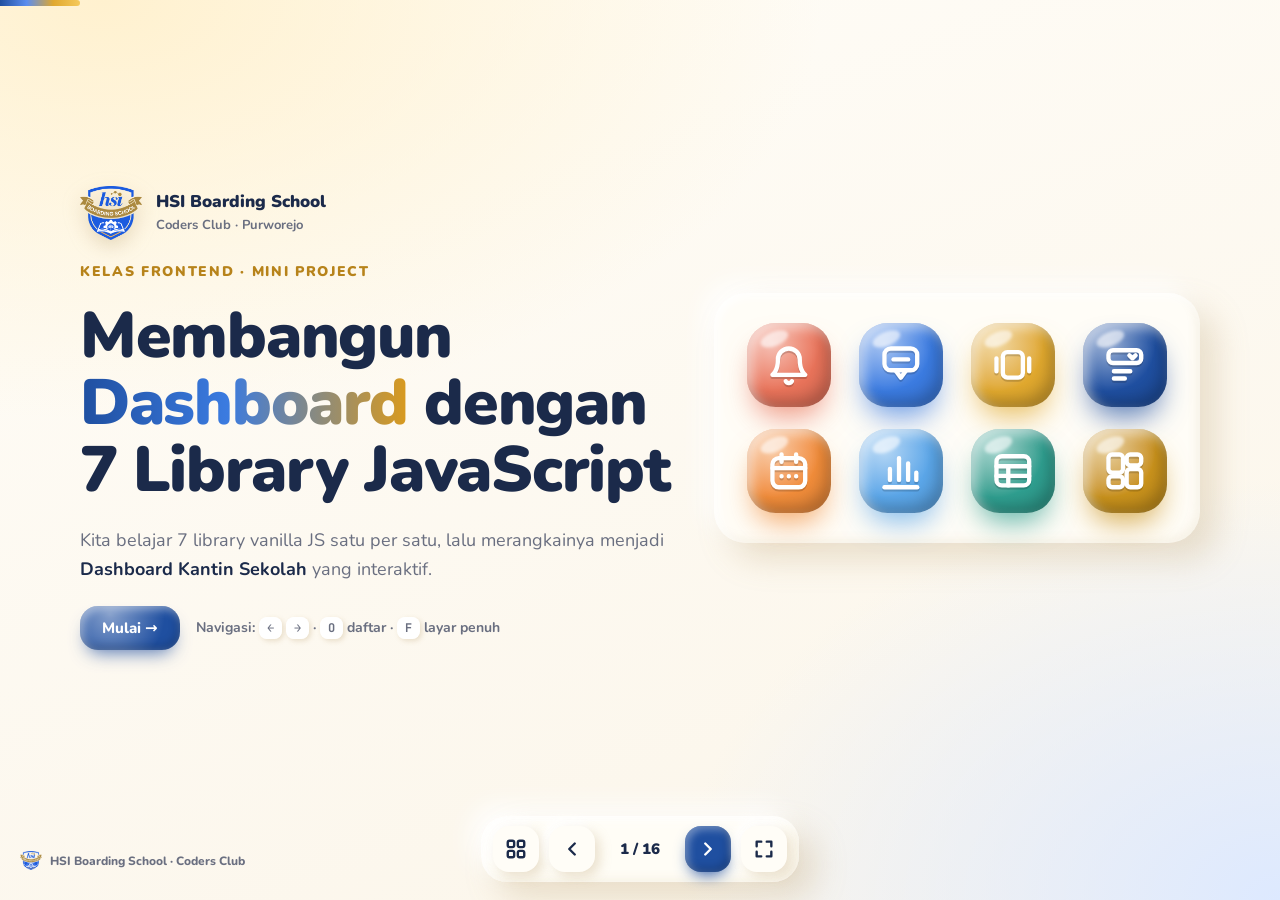
<file: library-dashboard.html>
<!doctype html>
<html lang="id">
<head>
<meta charset="utf-8">
<meta name="viewport" content="width=device-width, initial-scale=1">
<title>Dashboard dengan Library JS · HSI Boarding School</title>
<link rel="preconnect" href="https://fonts.googleapis.com">
<link href="https://fonts.googleapis.com/css2?family=Nunito:wght@500;700;800;900&family=JetBrains+Mono:wght@400;600&display=swap" rel="stylesheet">
<style>
:root{
  --bg:#FBF5E9; --bg2:#FFFDF8; --ink:#1B2A4A; --muted:#6A6F80; --card:#FFFDF7;
  --shadow-dark:rgba(176,146,92,.26); --shadow-light:rgba(255,255,255,.95);
  --accent:#1F4FA0; --gold:#E0A82E; --blue-soft:#5B8DEF;
}
*{box-sizing:border-box;margin:0;padding:0}
html,body{height:100%}
body{
  font-family:'Nunito',system-ui,sans-serif;color:var(--ink);
  background:radial-gradient(1200px 700px at 8% 0%,#FFF1CF 0%,transparent 60%),
             radial-gradient(1000px 700px at 100% 100%,#DDE9FF 0%,transparent 60%),
             linear-gradient(160deg,var(--bg2),var(--bg));
  overflow:hidden;-webkit-font-smoothing:antialiased;
}
button{font-family:inherit;cursor:pointer}
a{color:inherit}

/* ===== Clay primitives ===== */
.clay-card{
  background:var(--card);border-radius:32px;
  box-shadow:16px 16px 32px var(--shadow-dark),-10px -10px 24px var(--shadow-light),
             inset 4px 4px 10px rgba(255,255,255,.9),inset -4px -4px 10px rgba(176,146,92,.1);
}
.clay{
  --s:64px;--c:#1F4FA0;
  width:var(--s);height:var(--s);flex:0 0 var(--s);
  border-radius:calc(var(--s)*.34);position:relative;display:grid;place-items:center;
  background:radial-gradient(circle at 30% 25%,color-mix(in srgb,var(--c) 45%,#fff) 0%,var(--c) 55%,color-mix(in srgb,var(--c) 82%,#000) 125%);
  box-shadow:
    inset calc(var(--s)*-.07) calc(var(--s)*-.09) calc(var(--s)*.16) rgba(0,0,0,.2),
    inset calc(var(--s)*.07) calc(var(--s)*.07) calc(var(--s)*.14) rgba(255,255,255,.6),
    0 calc(var(--s)*.2) calc(var(--s)*.34) calc(var(--s)*-.1) color-mix(in srgb,var(--c) 75%,transparent);
}
.clay::after{
  content:"";position:absolute;top:11%;left:15%;width:34%;height:17%;border-radius:50%;
  background:rgba(255,255,255,.6);filter:blur(1.5px);transform:rotate(-22deg);
}
.clay svg{width:52%;height:52%;color:#fff;fill:none;stroke:currentColor;stroke-width:2.4;stroke-linecap:round;stroke-linejoin:round;
  filter:drop-shadow(0 calc(var(--s)*.03) 0 rgba(0,0,0,.16));position:relative;z-index:1}
.clay.sm{--s:44px}.clay.md{--s:58px}.clay.lg{--s:84px}.clay.xl{--s:110px}
.clay.btn{border:0;transition:transform .25s cubic-bezier(.34,1.56,.64,1)}
.clay.btn:hover{transform:translateY(-6px) rotate(-6deg) scale(1.06)}

.cbtn{
  --c:var(--accent);border:0;border-radius:18px;padding:12px 22px;font-weight:800;font-size:15px;color:#fff;
  background:radial-gradient(circle at 30% 20%,color-mix(in srgb,var(--c) 55%,#fff),var(--c) 70%);
  box-shadow:inset -3px -4px 8px rgba(0,0,0,.18),inset 3px 3px 8px rgba(255,255,255,.5),0 10px 18px -8px color-mix(in srgb,var(--c) 80%,transparent);
  transition:transform .2s cubic-bezier(.34,1.56,.64,1);
}
.cbtn:hover{transform:translateY(-2px)}.cbtn:active{transform:scale(.95)}
.cbtn.sm{padding:8px 14px;font-size:13px;border-radius:14px}
.cbtn.ghost{--c:#EFE4CC;color:var(--ink)}
.cbtn.gold{--c:var(--gold);color:#3A2A05}

.chip{
  --c:#1F4FA0;display:inline-flex;align-items:center;gap:6px;padding:6px 14px;border-radius:999px;font-weight:800;font-size:13px;
  color:color-mix(in srgb,var(--c) 60%,#000);background:color-mix(in srgb,var(--c) 20%,#fff);
  box-shadow:inset 2px 2px 4px rgba(255,255,255,.8),inset -2px -2px 4px color-mix(in srgb,var(--c) 25%,transparent);
  border:0;text-decoration:none;
}
button.chip,a.chip{transition:transform .2s}button.chip:hover,a.chip:hover{transform:translateY(-2px)}
.pill{display:inline-flex;gap:6px;align-items:center;padding:8px 14px;border-radius:14px;background:#fff;font-weight:700;font-size:13px;color:var(--muted);
  box-shadow:4px 4px 10px var(--shadow-dark),-4px -4px 10px var(--shadow-light)}
.ic{font:600 13px 'JetBrains Mono',monospace;background:#F3EAD6;padding:2px 7px;border-radius:7px;color:var(--ink);white-space:nowrap}

/* ===== Deck ===== */
.progress{position:fixed;top:0;left:0;height:6px;background:linear-gradient(90deg,#1F4FA0,#5B8DEF,#E0A82E,#F5C95B);
  border-radius:0 6px 6px 0;transition:width .5s cubic-bezier(.22,1,.36,1);z-index:60}
.deck{position:fixed;inset:0}
.slide{
  position:absolute;inset:0;overflow-y:auto;overflow-x:hidden;padding:56px 24px 120px;
  opacity:0;visibility:hidden;transform:translateX(60px) scale(.98);
  transition:opacity .45s ease,transform .55s cubic-bezier(.22,1,.36,1),visibility .45s;
}
.slide.active{opacity:1;visibility:visible;transform:none}
.slide.left{transform:translateX(-60px) scale(.98)}
.wrap{max-width:1120px;margin:0 auto;min-height:100%;display:flex;flex-direction:column;justify-content:center;gap:28px}
h1{font-size:clamp(34px,5.6vw,64px);font-weight:900;line-height:1.05;letter-spacing:-.02em}
h2{font-size:clamp(28px,4vw,44px);font-weight:900;line-height:1.1;letter-spacing:-.01em}
h3{font-size:21px;font-weight:900}
h4{font-size:14px;font-weight:900;text-transform:uppercase;letter-spacing:.08em;color:var(--muted);margin-top:6px}
p{font-size:18px;line-height:1.6;color:var(--muted)}
.grad{background:linear-gradient(90deg,#1F4FA0,#3B7BE0 45%,#D99A1E);-webkit-background-clip:text;background-clip:text;color:transparent}
.eyebrow{font-weight:900;color:#B7831A;letter-spacing:.12em;text-transform:uppercase;font-size:14px}

/* brand */
.brandbar{display:flex;align-items:center;gap:14px}
.brandbar img{width:62px;height:auto;filter:drop-shadow(0 6px 10px rgba(176,146,92,.35))}
.brandbar b{display:block;font-size:17px;font-weight:900}
.brandbar small{color:var(--muted);font-weight:700;font-size:13px}
.foot-brand{position:fixed;left:20px;bottom:30px;display:flex;align-items:center;gap:8px;font-weight:800;font-size:12px;color:var(--muted);z-index:40}
.foot-brand img{width:22px}

/* cover */
.cover{display:grid;grid-template-columns:1.1fr .9fr;gap:40px;align-items:center}
.cloud{display:grid;grid-template-columns:repeat(4,1fr);gap:22px;justify-items:center;padding:30px}
.cloud .clay{animation:bob 4s ease-in-out infinite}
.cloud .clay:nth-child(3n){animation-delay:-1.3s}.cloud .clay:nth-child(3n+1){animation-delay:-2.6s}
@keyframes bob{50%{translate:0 -10px}}

/* grids */
.two{display:grid;grid-template-columns:1fr 1fr;gap:28px}
.box{padding:28px;display:flex;flex-direction:column;gap:14px}
.box ul{list-style:none;display:flex;flex-direction:column;gap:10px}
.box li{font-size:16px;line-height:1.5;color:var(--muted);padding-left:26px;position:relative}
.box li::before{content:"";position:absolute;left:4px;top:7px;width:12px;height:12px;border-radius:50%;
  background:var(--dot,#1F4FA0);box-shadow:inset -2px -2px 3px rgba(0,0,0,.2),inset 2px 2px 3px rgba(255,255,255,.6)}
.row{display:flex;gap:16px;align-items:center;flex-wrap:wrap}

/* wireframe target */
.wire{display:grid;grid-template-columns:160px 1fr;gap:14px;padding:20px}
.wire-main{display:grid;grid-template-columns:repeat(3,1fr);gap:12px}
.w{--c:#1F4FA0;border:2px dashed color-mix(in srgb,var(--c) 55%,transparent);background:color-mix(in srgb,var(--c) 9%,#fff);
  border-radius:18px;padding:12px;display:flex;flex-direction:column;gap:8px;align-items:flex-start;justify-content:center;min-height:72px}
.w small{font-weight:700;color:var(--muted);font-size:13px;line-height:1.4}
.w .row{gap:6px}
.w-side{--c:#1B2A4A;justify-content:flex-start}
.span3{grid-column:span 3}.span2{grid-column:span 2}

/* library slide */
.lib{display:grid;grid-template-columns:1fr 1.08fr;gap:32px;align-items:start}
.lib-info{display:flex;flex-direction:column;gap:16px;padding-top:8px}
.lib-head{display:flex;gap:22px;align-items:center}
.lib-head .tag{font-size:17px;font-weight:700;color:var(--muted);margin-top:4px}
.lib-num{font-weight:900;color:var(--muted);font-size:14px;letter-spacing:.1em}
.desc{font-size:18px}
.uses{list-style:none;display:flex;flex-direction:column;gap:10px}
.uses li{display:flex;gap:12px;align-items:center;font-weight:700;font-size:16px;background:#fff;padding:12px 16px;border-radius:18px;
  box-shadow:6px 6px 14px var(--shadow-dark),-6px -6px 14px var(--shadow-light)}
.uses li::before{content:"";width:12px;height:12px;border-radius:50%;flex:0 0 12px;background:var(--c);
  box-shadow:inset -2px -2px 3px rgba(0,0,0,.2),inset 2px 2px 3px rgba(255,255,255,.6)}
.meta{display:flex;gap:10px;flex-wrap:wrap}
.lib-side{display:flex;flex-direction:column;gap:20px;min-width:0}

.code-card{background:#1B2A4A;border-radius:26px;overflow:hidden;
  box-shadow:14px 14px 30px rgba(27,42,74,.32),inset 3px 3px 8px rgba(255,255,255,.08),inset -3px -3px 8px rgba(0,0,0,.4)}
.code-top{display:flex;justify-content:space-between;align-items:center;padding:12px 16px 0 20px;color:#A9B7D6;font:600 13px 'JetBrains Mono',monospace}
.dots{display:flex;gap:6px;margin-right:10px}.dots i{width:11px;height:11px;border-radius:50%;background:#FF7A6B}
.dots i:nth-child(2){background:#F5C95B}.dots i:nth-child(3){background:#7BDB9E}
.code-card pre{padding:14px 20px 20px;overflow:auto;max-height:280px}
.code-card.tall pre{max-height:470px}
.code-card code{font:400 13.5px/1.65 'JetBrains Mono',monospace;color:#EEF2FF;white-space:pre}
.copy{background:#2C3E66;color:#F5D98B;border:0;border-radius:10px;padding:6px 12px;font-weight:800;font-size:12px}

.stage{position:relative;padding:22px;min-height:250px;display:flex;flex-direction:column;align-items:center;justify-content:center;gap:14px;text-align:center}
.stage small{color:var(--muted);font-weight:700}
.stage .err{color:#C2410C;font-weight:800}
.stage-label{position:absolute;top:14px;left:20px;font-weight:900;font-size:12px;letter-spacing:.1em;color:var(--muted);text-transform:uppercase}
.spinner{width:42px;height:42px;border-radius:50%;border:5px solid #EFE4CC;border-top-color:var(--accent);animation:spin .8s linear infinite}
@keyframes spin{to{transform:rotate(360deg)}}

/* demo bits */
.tip{position:absolute;top:0;left:0;background:#1B2A4A;color:#fff;padding:8px 14px;border-radius:12px;font-weight:800;font-size:14px;
  pointer-events:none;opacity:0;transition:opacity .15s;white-space:nowrap;z-index:5}
.tip.fx{position:fixed;white-space:normal;max-width:250px;text-align:left;z-index:100;line-height:1.4;font-size:13px}
.demo-input{width:100%;max-width:340px;padding:12px 16px;border-radius:16px;border:0;font:700 15px 'Nunito';background:#fff;color:var(--ink);
  box-shadow:inset 3px 3px 8px var(--shadow-dark),inset -3px -3px 8px var(--shadow-light)}
.promo{width:100%;border-radius:20px;overflow:hidden}
.promo .swiper-slide{min-height:170px;display:flex;flex-direction:column;justify-content:flex-end;align-items:flex-start;gap:4px;padding:20px 22px 34px;color:#fff;text-align:left;border-radius:20px}
.promo .swiper-slide b{font-size:22px;font-weight:900;line-height:1.15}
.promo .swiper-slide span{font-weight:800;font-size:12px;letter-spacing:.1em;text-transform:uppercase;opacity:.85}
.promo .swiper-pagination-bullet-active{background:#fff}
.chart-grid{display:grid;grid-template-columns:1.4fr 1fr;gap:12px;width:100%}
.chart-wrap{position:relative;width:100%;height:220px}
.tab-wrap{width:100%;text-align:left}
.tomsel-wrap{width:100%;max-width:400px;text-align:left}
.mini-kpis{display:flex;justify-content:space-between;gap:10px;width:100%}

/* integrasi */
.flow{display:grid;grid-template-columns:1fr auto 1fr auto 1fr;gap:16px;align-items:center}
.flow .col{display:flex;flex-direction:column;gap:12px}
.flow .col h4{margin:0 0 2px}
.node{display:flex;align-items:center;gap:12px;padding:12px 14px;background:#fff;border-radius:18px;font-weight:800;border:0;text-align:left;color:var(--ink);
  box-shadow:6px 6px 14px var(--shadow-dark),-6px -6px 14px var(--shadow-light)}
.node small{display:block;font-weight:700;color:var(--muted);font-size:13px}
.arrow{font-size:30px;color:var(--gold);font-weight:900;text-align:center}
.hub{padding:22px;display:flex;flex-direction:column;align-items:center;gap:10px;text-align:center}
.hub p{font-size:15px}

/* jebakan */
.traps{display:grid;grid-template-columns:repeat(auto-fit,minmax(300px,1fr));gap:20px}
.trap{padding:22px;display:flex;flex-direction:column;gap:10px}
.trap .bad{color:#B4441E;font-weight:800;font-size:15px;line-height:1.45}
.trap .good{color:#1F6F4A;font-weight:700;font-size:15px;line-height:1.5}
.trap p{font-size:15px}

/* dashboard demo */
.dash-stage{min-height:420px}
.dash-stage.ran{align-items:stretch;justify-content:flex-start;text-align:left;padding:16px}
.dash{display:grid;grid-template-columns:190px 1fr;gap:16px;width:100%}
.dash-side{background:linear-gradient(170deg,#1F4FA0,#163A78);color:#fff;border-radius:22px;padding:18px;display:flex;flex-direction:column;gap:18px}
.dash-side .brand{display:flex;align-items:center;gap:10px;font-weight:900;line-height:1.1}
.dash-side .brand img{width:38px;background:#fff;border-radius:10px;padding:3px}
.dash-side nav{display:flex;flex-direction:column;gap:6px}
.dash-side nav span{padding:9px 12px;border-radius:12px;font-weight:800;font-size:14px;opacity:.75}
.dash-side nav .on{background:rgba(255,255,255,.16);opacity:1;box-shadow:inset 4px 0 0 var(--gold)}
.dash-side .sch{margin-top:auto;color:#F5D98B;font-weight:800;font-size:12px}
.dash-main{display:flex;flex-direction:column;gap:14px;min-width:0}
.dash-head{display:flex;justify-content:space-between;align-items:center;gap:12px;flex-wrap:wrap}
.dash-head small{color:var(--muted);font-weight:700;font-size:13px}
.dash-filter{display:flex;gap:10px;flex-wrap:wrap;align-items:center}
.dash-filter .demo-input{width:190px;padding:10px 14px;font-size:14px}
.dsel{width:240px}
.kpis{display:grid;grid-template-columns:repeat(3,1fr);gap:12px}
.kpi{--c:#1F4FA0;position:relative;background:#fff;border-radius:18px;padding:14px 16px 14px 20px;display:flex;flex-direction:column;gap:2px;cursor:help;outline:none;
  box-shadow:6px 6px 14px var(--shadow-dark),-6px -6px 14px var(--shadow-light)}
.kpi::before{content:"";position:absolute;left:8px;top:14px;bottom:14px;width:4px;border-radius:4px;background:var(--c)}
.kpi:focus-visible{outline:3px solid var(--gold)}
.kpi span{font-weight:800;font-size:13px;color:var(--muted)}
.kpi b{font-size:21px;font-weight:900;white-space:nowrap;overflow:hidden;text-overflow:ellipsis}
.kpi i{position:absolute;top:10px;right:12px;font-style:normal;color:var(--gold);font-weight:900}
.dash-row{display:grid;grid-template-columns:1.15fr 1fr;gap:12px}
.dcard{background:#fff;border-radius:18px;padding:14px;min-width:0;box-shadow:6px 6px 14px var(--shadow-dark),-6px -6px 14px var(--shadow-light)}
.dcard h5{font-size:12px;font-weight:900;color:var(--muted);text-transform:uppercase;letter-spacing:.08em;margin-bottom:8px}
.dcard .cw{position:relative;height:200px}
.dcard .promo{height:100%}
.dcard .promo .swiper-slide{min-height:220px}
.tabulator{border-radius:12px;font-size:14px;font-family:inherit}

/* tugas */
.task{display:grid;grid-template-columns:1fr 1.1fr;gap:28px;align-items:start}
.check{list-style:none;display:flex;flex-direction:column;gap:8px}
.box .check li{padding-left:0}.box .check li::before{display:none}
.check label{display:flex;gap:10px;align-items:flex-start;font-weight:700;font-size:15px;line-height:1.4;color:var(--ink);background:#fff;padding:10px 14px;border-radius:14px;cursor:pointer;
  box-shadow:4px 4px 10px var(--shadow-dark),-4px -4px 10px var(--shadow-light)}
.check input{width:18px;height:18px;accent-color:var(--accent);margin-top:2px;flex:0 0 18px}
.check input:checked+span{text-decoration:line-through;color:var(--muted)}
.meter{height:12px;border-radius:99px;background:#EFE4CC;overflow:hidden;box-shadow:inset 2px 2px 4px rgba(176,146,92,.3)}
.meter i{display:block;height:100%;width:0;background:linear-gradient(90deg,var(--accent),var(--gold));transition:width .4s}

/* quiz */
.quiz{padding:30px;display:flex;flex-direction:column;gap:18px;max-width:760px;width:100%;margin:0 auto}
.qtext{font-size:22px;font-weight:900;color:var(--ink)}
.opts{display:grid;grid-template-columns:repeat(auto-fit,minmax(200px,1fr));gap:14px}
.opt{display:flex;align-items:center;gap:12px;padding:12px 14px;border:0;border-radius:20px;background:#fff;font-weight:800;font-size:16px;color:var(--ink);text-align:left;
  box-shadow:6px 6px 14px var(--shadow-dark),-6px -6px 14px var(--shadow-light);transition:transform .2s}
.opt:hover{transform:translateY(-3px)}
.opt.right{background:#DFF5E6;box-shadow:inset 3px 3px 8px rgba(80,170,110,.35)}
.opt.wrong{background:#FDE6DD;box-shadow:inset 3px 3px 8px rgba(194,65,12,.25)}
.qfoot{display:flex;justify-content:space-between;align-items:center;gap:12px;flex-wrap:wrap}
.qfeedback{font-weight:800;min-height:24px}

/* nav */
.nav{position:fixed;left:50%;bottom:18px;transform:translateX(-50%);display:flex;align-items:center;gap:10px;padding:10px 12px;border-radius:26px;z-index:50;
  background:rgba(255,253,247,.92);backdrop-filter:blur(10px)}
.nav .nbtn{width:46px;height:46px;border-radius:16px;border:0;display:grid;place-items:center;color:var(--ink);background:var(--card);
  box-shadow:5px 5px 12px var(--shadow-dark),-5px -5px 12px var(--shadow-light);transition:transform .2s}
.nav .nbtn:active{transform:scale(.92);box-shadow:inset 3px 3px 8px var(--shadow-dark),inset -3px -3px 8px var(--shadow-light)}
.nav .nbtn svg{width:22px;height:22px;fill:none;stroke:currentColor;stroke-width:2.6;stroke-linecap:round;stroke-linejoin:round}
.nav .nbtn.primary{background:var(--accent);color:#fff;box-shadow:inset -3px -4px 8px rgba(0,0,0,.2),inset 3px 3px 8px rgba(255,255,255,.4),0 8px 16px -6px var(--accent)}
.counter{font-weight:900;min-width:70px;text-align:center;font-size:15px}

.overview{position:fixed;inset:0;z-index:70;background:rgba(251,245,233,.96);backdrop-filter:blur(6px);padding:40px 24px;overflow:auto;display:none}
.overview.open{display:block}
.ov-grid{max-width:1120px;margin:20px auto 0;display:grid;grid-template-columns:repeat(auto-fill,minmax(200px,1fr));gap:18px}
.ov-item{border:0;padding:18px;text-align:left;display:flex;gap:12px;align-items:center;font-weight:800;font-size:15px;color:var(--ink);border-radius:24px}
.ov-item.cur{outline:3px solid var(--gold)}
.ov-head{max-width:1120px;margin:0 auto;display:flex;justify-content:space-between;align-items:center}

.hint{color:var(--muted);font-weight:700;font-size:14px}
kbd{font:700 12px 'JetBrains Mono';background:#fff;padding:3px 8px;border-radius:8px;box-shadow:2px 2px 5px var(--shadow-dark)}

@media (max-width:860px){
  .cover,.two,.lib,.task,.chart-grid,.dash,.dash-row,.wire{grid-template-columns:1fr}
  .flow{grid-template-columns:1fr}.arrow{transform:rotate(90deg)}
  .wire-main{grid-template-columns:1fr}.span3,.span2{grid-column:auto}
  .cloud{grid-template-columns:repeat(4,1fr);gap:14px;padding:10px}
  .cloud .clay{--s:56px}
  .slide{padding:40px 16px 120px}
  .lib-head .clay.xl{--s:84px}
  .wrap{justify-content:flex-start}
  .kpis{grid-template-columns:1fr}
  .dash-side nav{flex-direction:row;flex-wrap:wrap}
  .dash-filter,.dash-filter .demo-input,.dsel{width:100%}
  .mini-kpis{flex-direction:column}
  .foot-brand{display:none}
}
@media (prefers-reduced-motion:reduce){*{animation:none!important;transition:none!important}}
</style>
</head>
<body>
<div class="progress" id="progress"></div>
<main class="deck" id="deck"></main>

<div class="foot-brand"><img src="logo-color.png" alt="">HSI Boarding School · Coders Club</div>

<nav class="nav clay-card" aria-label="Navigasi slide">
  <button class="nbtn" id="btnOverview" title="Daftar slide (O)"><svg viewBox="0 0 24 24"><rect x="3" y="3" width="7" height="7" rx="2"/><rect x="14" y="3" width="7" height="7" rx="2"/><rect x="3" y="14" width="7" height="7" rx="2"/><rect x="14" y="14" width="7" height="7" rx="2"/></svg></button>
  <button class="nbtn" id="btnPrev" title="Sebelumnya (←)"><svg viewBox="0 0 24 24"><path d="M15 6l-6 6 6 6"/></svg></button>
  <span class="counter" id="counter">1 / 1</span>
  <button class="nbtn primary" id="btnNext" title="Berikutnya (→)"><svg viewBox="0 0 24 24"><path d="M9 6l6 6-6 6"/></svg></button>
  <button class="nbtn" id="btnFull" title="Layar penuh (F)"><svg viewBox="0 0 24 24"><path d="M4 9V4h5M20 9V4h-5M4 15v5h5M20 15v5h-5"/></svg></button>
</nav>

<div class="overview" id="overview">
  <div class="ov-head"><h2>Daftar Slide</h2><button class="cbtn ghost" id="ovClose">Tutup ✕</button></div>
  <div class="ov-grid" id="ovGrid"></div>
</div>

<script>
const SWIPERS = [];

/* ===================== IKON (SVG glyph) ===================== */
const ICONS = {
  bell:'<path d="M6 9a6 6 0 0 1 12 0c0 6.5 3 8.5 3 8.5H3S6 15.5 6 9"/><path d="M10.3 21a1.94 1.94 0 0 0 3.4 0"/>',
  tooltip:'<rect x="3" y="3" width="18" height="12" rx="3.5"/><path d="M9 15l3 4 3-4"/><path d="M8 9h8"/>',
  slides:'<rect x="6.5" y="5" width="11" height="14" rx="2.5"/><path d="M3 8.5v7M21 8.5v7"/>',
  select:'<rect x="3" y="4" width="18" height="7" rx="2.5"/><path d="M14.5 6.8l1.7 1.6 1.7-1.6"/><path d="M6 15.5h9M6 19.5h6"/>',
  calendar:'<rect x="3" y="5" width="18" height="16" rx="3.5"/><path d="M8 3v4M16 3v4M3 10.5h18"/><path d="M8 15h.01M12 15h.01M16 15h.01"/>',
  chart:'<path d="M3 21h18"/><path d="M6 17v-6M11 17V5M16 17v-9M20.5 17v-4"/>',
  table:'<rect x="3" y="4" width="18" height="16" rx="3"/><path d="M3 9.5h18M3 14.8h18M9.5 9.5V20"/>',
  dashboard:'<rect x="3" y="3" width="8" height="10" rx="2"/><rect x="13" y="3" width="8" height="6" rx="2"/><rect x="13" y="11" width="8" height="10" rx="2"/><rect x="3" y="15" width="8" height="6" rx="2"/>',
  store:'<path d="M4.5 10v10h15V10"/><path d="M3 9.5L5 4h14l2 5.5a3 3 0 0 1-6 0 3 3 0 0 1-6 0 3 3 0 0 1-6 0z"/><path d="M10 20v-5h4v5"/>',
  link:'<path d="M10 14a4.5 4.5 0 0 0 6.4 0l3-3a4.5 4.5 0 0 0-6.4-6.4l-1 1"/><path d="M14 10a4.5 4.5 0 0 0-6.4 0l-3 3a4.5 4.5 0 0 0 6.4 6.4l1-1"/>',
  warn:'<path d="M12 3.5l9.5 16.5h-19z"/><path d="M12 10v4.5M12 17.5h.01"/>',
  check:'<rect x="3" y="3" width="18" height="18" rx="4"/><path d="M8 12.5l3 3 5-6"/>',
  book:'<path d="M4 4.5A2.5 2.5 0 0 1 6.5 2H20v17H6.5A2.5 2.5 0 0 0 4 21.5z"/><path d="M4 19.5A2.5 2.5 0 0 1 6.5 17H20"/>',
  code:'<path d="M8 6l-6 6 6 6M16 6l6 6-6 6"/>',
  cdn:'<path d="M7 18a4.5 4.5 0 0 1-.6-9A6 6 0 0 1 18 8.5a4 4 0 0 1-.5 9.5z"/><path d="M12 11v6M9.5 14.5L12 17l2.5-2.5"/>',
  question:'<circle cx="12" cy="12" r="9"/><path d="M9.5 9.3a2.6 2.6 0 1 1 3.7 2.4c-.7.3-1.2 1-1.2 1.8v.3"/><path d="M12 17.3h.01"/>',
  trophy:'<path d="M8 4h8v5a4 4 0 0 1-8 0z"/><path d="M8 6H4.5a3 3 0 0 0 3.5 4M16 6h3.5a3 3 0 0 1-3.5 4"/><path d="M12 13v4M8.5 20.5h7M10 17h4v3.5h-4z"/>',
  rocket:'<path d="M5 15c-1.5 1.3-2 5-2 5s3.7-.5 5-2"/><path d="M9 15l-3-3c1.5-4.5 5.5-8.5 13-9-.5 7.5-4.5 11.5-9 13z"/><circle cx="14.5" cy="9.5" r="1.6"/>',
  target:'<circle cx="12" cy="12" r="9"/><circle cx="12" cy="12" r="5"/><circle cx="12" cy="12" r="1.2"/>'
};
const clay = (icon,color,size='md',extra='') =>
  `<span class="clay ${size} ${extra}" style="--c:${color}"><svg viewBox="0 0 24 24">${ICONS[icon]}</svg></span>`;

/* ===================== DATA LIBRARY ===================== */
const LIBS = [
 {id:'sweetalert',name:'SweetAlert2',role:'Aksi & Notifikasi',color:'#E8735A',icon:'bell',
  tagline:'Konfirmasi & toast yang ramah',
  desc:'Pengganti alert(), confirm() dan prompt() bawaan browser. Di dashboard, dipakai untuk memastikan aksi penting (misalnya menghapus produk) dan memberi kabar setelah aksi berhasil.',
  uses:['Konfirmasi sebelum menghapus produk','Toast "Pesanan tersimpan" di pojok layar','Form kecil untuk tambah produk baru'],
  lic:'MIT',site:'sweetalert2.github.io',
  code:`Swal.fire({
  title: 'Hapus Nasi Goreng?',
  text: 'Produk akan hilang dari daftar.',
  icon: 'warning',
  showCancelButton: true,
  confirmButtonText: 'Ya, hapus',
  cancelButtonText: 'Batal'
}).then((hasil) => {
  if (hasil.isConfirmed) {
    Swal.fire({
      toast: true, position: 'top-end',
      icon: 'success', title: 'Produk dihapus',
      showConfirmButton: false, timer: 2000
    });
  }
});`},
 {id:'floating',name:'Floating UI',role:'Info Tambahan',color:'#3B7BE0',icon:'tooltip',
  tagline:'Tooltip yang tidak pernah terpotong',
  desc:'Menghitung posisi elemen melayang (tooltip, popover, dropdown) agar selalu terlihat. Di dashboard, dipakai untuk penjelasan singkat di kartu ringkasan.',
  uses:['Tooltip "apa arti angka ini?" di kartu omzet','Popover detail produk','Menu aksi kecil di baris tabel'],
  lic:'MIT',site:'floating-ui.com',
  code:`const { computePosition, autoUpdate,
        offset, flip, shift } = FloatingUIDOM;
let berhenti;

function tampilkan() {
  tooltip.style.display = 'block';
  berhenti = autoUpdate(kartu, tooltip, () => {
    computePosition(kartu, tooltip, {
      placement: 'top',
      middleware: [offset(8), flip(), shift({ padding: 8 })]
    }).then(({ x, y }) => {
      Object.assign(tooltip.style, { left: x + 'px', top: y + 'px' });
    });
  });
}
function sembunyikan() {
  tooltip.style.display = 'none';
  berhenti();
}
kartu.addEventListener('mouseenter', tampilkan);
kartu.addEventListener('mouseleave', sembunyikan);`},
 {id:'swiper',name:'Swiper',role:'Banner & Promo',color:'#E0A82E',icon:'slides',
  tagline:'Carousel ramah sentuhan',
  desc:'Library slider paling populer. Mendukung swipe di HP, autoplay, dan pagination. Di dashboard, dipakai untuk banner promo dan pengumuman kantin.',
  uses:['Banner promo menu hari ini','Pengumuman jam buka kantin','Galeri foto menu baru'],
  lic:'MIT',site:'swiperjs.com',
  code:`<div class="swiper promo">
  <div class="swiper-wrapper">
    <div class="swiper-slide">Promo Es Teh Rp2.000</div>
    <div class="swiper-slide">Menu baru: Susu Kurma</div>
  </div>
  <div class="swiper-pagination"></div>
</div>

new Swiper('.promo', {
  loop: true,
  autoplay: { delay: 3000 },
  pagination: { el: '.swiper-pagination', clickable: true }
});`},
 {id:'tomselect',name:'Tom Select',role:'Filter Pilihan',color:'#1F4FA0',icon:'select',
  tagline:'Select pintar dengan pencarian',
  desc:'Mengubah elemen select biasa menjadi dropdown yang bisa dicari dan multi-pilih. Di dashboard, dipakai untuk memfilter data berdasarkan kategori.',
  uses:['Filter kategori: Makanan, Minuman, Snack','Cari produk dari daftar panjang','Pilih beberapa item sekaligus'],
  lic:'Apache-2.0',site:'tom-select.js.org',
  code:`<select id="kategori" multiple>
  <option value="Makanan">Makanan</option>
  <option value="Minuman">Minuman</option>
  <option value="Snack">Snack</option>
</select>

new TomSelect('#kategori', {
  plugins: ['remove_button'],
  placeholder: 'Semua kategori',
  onChange: (nilai) => {
    console.log(nilai); // ['Makanan', 'Snack']
  }
});`},
 {id:'flatpickr',name:'Flatpickr',role:'Filter Tanggal',color:'#F08C3A',icon:'calendar',
  tagline:'Pemilih tanggal yang ringan',
  desc:'Kalender pemilih tanggal yang ringan, mendukung rentang tanggal dan bahasa Indonesia. Di dashboard, dipakai untuk memilih periode laporan.',
  uses:['Laporan penjualan minggu ini','Rentang tanggal: dari ... sampai ...','Membatasi tanggal maksimal hari ini'],
  lic:'MIT',site:'flatpickr.js.org',
  code:`<input id="tanggal" placeholder="Pilih rentang tanggal">

flatpickr('#tanggal', {
  mode: 'range',
  dateFormat: 'd M Y',
  locale: 'id',
  maxDate: 'today',
  onChange: (tgl) => {
    if (tgl.length === 2) {
      console.log('Dari', tgl[0], 'sampai', tgl[1]);
    }
  }
});`},
 {id:'chart',name:'Chart.js',role:'Grafik',color:'#5BA6E8',icon:'chart',
  tagline:'Grafik cantik dalam hitungan menit',
  desc:'Library grafik berbasis canvas: bar, line, pie, doughnut, dan lainnya. Di dashboard, dipakai untuk melihat tren omzet harian dan porsi tiap kategori.',
  uses:['Bar chart omzet per hari','Doughnut omzet per kategori','Line chart jumlah pembeli'],
  lic:'MIT',site:'chartjs.org',
  code:`const grafik = new Chart(document.getElementById('grafikHarian'), {
  type: 'bar',
  data: {
    labels: ['Sen', 'Sel', 'Rab', 'Kam', 'Jum'],
    datasets: [{
      label: 'Omzet (Rp)',
      data: [250000, 310000, 180000, 420000, 390000]
    }]
  }
});

// Saat filter berubah: ganti data, lalu update
grafik.data.datasets[0].data = [200000, 150000, 300000, 280000, 500000];
grafik.update();`},
 {id:'tabulator',name:'Tabulator',role:'Tabel Data',color:'#2F9E8F',icon:'table',
  tagline:'Tabel data interaktif',
  desc:'Membuat tabel dari array data lengkap dengan sorting, pencarian, pagination, dan export CSV. Di dashboard, dipakai untuk daftar produk dan penjualannya.',
  uses:['Daftar produk + stok','Cari produk lewat kolom filter','Export laporan ke CSV'],
  lic:'MIT',site:'tabulator.info',
  code:`const tabel = new Tabulator('#tabel', {
  data: produk,
  layout: 'fitColumns',
  pagination: true,
  paginationSize: 5,
  columns: [
    { title: 'Produk', field: 'nama', headerFilter: 'input' },
    { title: 'Kategori', field: 'kategori' },
    { title: 'Harga', field: 'harga', sorter: 'number',
      formatter: (cell) => 'Rp ' + cell.getValue().toLocaleString('id-ID') },
    { title: 'Stok', field: 'stok', sorter: 'number' }
  ]
});

// Ganti isi tabel setelah filter
tabel.setData(produkBaru);`}
];
const libIndex = id => LIBS.findIndex(l=>l.id===id);
const L = id => LIBS[libIndex(id)];
const libSlideStart = 3;
const goLib = id => libSlideStart+libIndex(id);
const DEMO_AT = libSlideStart+LIBS.length+2;
const libChip = id => `<button class="chip" style="--c:${L(id).color}" data-go="${goLib(id)}">${L(id).name}</button>`;

/* ===================== DATA KANTIN ===================== */
const KAT_COLOR = {Makanan:'#1F4FA0',Minuman:'#E0A82E',Snack:'#E8735A'};
const PRODUK = [
  {id:1,nama:'Nasi Goreng',kategori:'Makanan',harga:12000,stok:25},
  {id:2,nama:'Mie Ayam',kategori:'Makanan',harga:10000,stok:18},
  {id:3,nama:'Ayam Geprek',kategori:'Makanan',harga:13000,stok:20},
  {id:4,nama:'Nasi Uduk',kategori:'Makanan',harga:8000,stok:30},
  {id:5,nama:'Es Teh',kategori:'Minuman',harga:3000,stok:60},
  {id:6,nama:'Jus Alpukat',kategori:'Minuman',harga:8000,stok:15},
  {id:7,nama:'Susu Kurma',kategori:'Minuman',harga:7000,stok:22},
  {id:8,nama:'Air Mineral',kategori:'Minuman',harga:4000,stok:80},
  {id:9,nama:'Roti Bakar',kategori:'Snack',harga:6000,stok:20},
  {id:10,nama:'Pisang Goreng',kategori:'Snack',harga:2000,stok:40},
  {id:11,nama:'Keripik Singkong',kategori:'Snack',harga:5000,stok:35}
];
const rupiah = n => 'Rp '+Math.round(n).toLocaleString('id-ID');
const dayStart = d => new Date(d.getFullYear(),d.getMonth(),d.getDate());
const addDays = (d,n) => new Date(d.getFullYear(),d.getMonth(),d.getDate()+n);
const fmtDay = d => d.toLocaleDateString('id-ID',{day:'numeric',month:'short'});
function makeTransaksi(){
  let s=20261019;const rnd=()=>((s=(s*1103515245+12345)%2147483648)/2147483648);
  const today=dayStart(new Date()),tx=[];
  for(let i=13;i>=0;i--){
    const tgl=addDays(today,-i),n=4+Math.floor(rnd()*6);
    for(let k=0;k<n;k++) tx.push({tgl,pid:1+Math.floor(rnd()*PRODUK.length),qty:1+Math.floor(rnd()*4)});
  }
  return tx;
}

/* ===================== KODE PANJANG ===================== */
const JD='https://cdn.jsdelivr.net/npm/';
const CODES = {};
CODES.install = `<head>
  <!-- 1. CSS library (Swiper, Tom Select, Flatpickr, Tabulator) -->
  <link rel="stylesheet" href="${JD}swiper@11/swiper-bundle.min.css">
  <link rel="stylesheet" href="${JD}tom-select@2/dist/css/tom-select.css">
  <link rel="stylesheet" href="${JD}flatpickr@4/dist/flatpickr.min.css">
  <link rel="stylesheet" href="${JD}tabulator-tables@6/dist/css/tabulator.min.css">
</head>
<body>
  ... isi dashboard ...

  <!-- 2. JS library, sebelum </body> -->
  <script src="${JD}sweetalert2@11"><\/script>
  <script src="${JD}@floating-ui/core@1/dist/floating-ui.core.umd.min.js"><\/script>
  <script src="${JD}@floating-ui/dom@1/dist/floating-ui.dom.umd.min.js"><\/script>
  <script src="${JD}swiper@11/swiper-bundle.min.js"><\/script>
  <script src="${JD}tom-select@2/dist/js/tom-select.complete.min.js"><\/script>
  <script src="${JD}flatpickr@4/dist/flatpickr.min.js"><\/script>
  <script src="${JD}flatpickr@4/dist/l10n/id.js"><\/script>
  <script src="${JD}chart.js@4/dist/chart.umd.min.js"><\/script>
  <script src="${JD}tabulator-tables@6/dist/js/tabulator.min.js"><\/script>

  <!-- 3. Kode kita, paling akhir -->
  <script src="dashboard.js"><\/script>
</body>`;

CODES.integrasi = `let filter = { dari: null, sampai: null, kategori: [] };

flatpickr('#tanggal', {
  mode: 'range',
  onChange: (tgl) => {
    if (tgl.length === 2) {
      filter.dari = tgl[0];
      filter.sampai = tgl[1];
      render();
    }
  }
});

new TomSelect('#kategori', {
  onChange: (nilai) => {
    filter.kategori = nilai;
    render();
  }
});

function render() {
  const data = dataTerfilter();          // saring transaksi
  tampilkanKPI(data);                    // kartu ringkasan
  grafik.data.datasets[0].data = omzetPerHari(data);
  grafik.update();                       // Chart.js
  tabel.setData(rekapProduk(data));      // Tabulator
}`;

CODES.starter = `<!doctype html>
<html lang="id">
<head>
  <meta charset="utf-8">
  <meta name="viewport" content="width=device-width, initial-scale=1">
  <title>Dashboard Kantin HSI</title>
  <link rel="stylesheet" href="${JD}swiper@11/swiper-bundle.min.css">
  <link rel="stylesheet" href="${JD}tom-select@2/dist/css/tom-select.css">
  <link rel="stylesheet" href="${JD}flatpickr@4/dist/flatpickr.min.css">
  <link rel="stylesheet" href="${JD}tabulator-tables@6/dist/css/tabulator.min.css">
  <style>
    body { margin: 0; font-family: sans-serif; background: #FBF5E9; color: #1B2A4A; }
    .layout { display: grid; grid-template-columns: 200px 1fr; min-height: 100vh; }
    aside { background: #1F4FA0; color: #fff; padding: 20px; }
    main { padding: 20px; display: grid; gap: 16px; }
    .kartu { background: #fff; border-radius: 14px; padding: 16px; }
    .kpi { display: grid; grid-template-columns: repeat(3, 1fr); gap: 16px; }
    .swiper { height: 160px; border-radius: 14px; }
    #tooltip { position: absolute; display: none; background: #1B2A4A; color: #fff;
               padding: 6px 10px; border-radius: 8px; font-size: 13px; }
    @media (max-width: 700px) {
      .layout, .kpi { grid-template-columns: 1fr; }
    }
  </style>
</head>
<body>
  <div class="layout">
    <aside>
      <h2>Kantin HSI</h2>
      <p>Ringkasan</p>
      <p>Produk</p>
    </aside>

    <main>
      <header class="kartu">
        <h1>Dashboard Kantin</h1>
        <input id="tanggal" placeholder="Pilih rentang tanggal">
        <select id="kategori" multiple>
          <option value="Makanan">Makanan</option>
          <option value="Minuman">Minuman</option>
          <option value="Snack">Snack</option>
        </select>
      </header>

      <section class="kpi">
        <div class="kartu" data-info="Total uang masuk">Omzet: <b id="omzet">-</b></div>
        <div class="kartu" data-info="Banyaknya transaksi">Transaksi: <b id="jumlah">-</b></div>
        <div class="kartu" data-info="Produk paling banyak dibeli">Terlaris: <b id="terlaris">-</b></div>
      </section>

      <div class="swiper promo">
        <div class="swiper-wrapper">
          <div class="swiper-slide kartu">Promo 1</div>
          <div class="swiper-slide kartu">Promo 2</div>
          <div class="swiper-slide kartu">Promo 3</div>
        </div>
        <div class="swiper-pagination"></div>
      </div>

      <div class="kartu"><canvas id="grafikHarian"></canvas></div>
      <div class="kartu"><canvas id="grafikKategori"></canvas></div>
      <div class="kartu"><div id="tabel"></div></div>
    </main>
  </div>
  <div id="tooltip"></div>

  <script src="${JD}sweetalert2@11"><\/script>
  <script src="${JD}@floating-ui/core@1/dist/floating-ui.core.umd.min.js"><\/script>
  <script src="${JD}@floating-ui/dom@1/dist/floating-ui.dom.umd.min.js"><\/script>
  <script src="${JD}swiper@11/swiper-bundle.min.js"><\/script>
  <script src="${JD}tom-select@2/dist/js/tom-select.complete.min.js"><\/script>
  <script src="${JD}flatpickr@4/dist/flatpickr.min.js"><\/script>
  <script src="${JD}flatpickr@4/dist/l10n/id.js"><\/script>
  <script src="${JD}chart.js@4/dist/chart.umd.min.js"><\/script>
  <script src="${JD}tabulator-tables@6/dist/js/tabulator.min.js"><\/script>
  <script>
    // ===== 1. DATA =====
    const produk = [
      { id: 1, nama: 'Nasi Goreng', kategori: 'Makanan', harga: 12000, stok: 25 },
      { id: 2, nama: 'Mie Ayam', kategori: 'Makanan', harga: 10000, stok: 18 },
      { id: 3, nama: 'Ayam Geprek', kategori: 'Makanan', harga: 13000, stok: 20 },
      { id: 4, nama: 'Es Teh', kategori: 'Minuman', harga: 3000, stok: 60 },
      { id: 5, nama: 'Jus Alpukat', kategori: 'Minuman', harga: 8000, stok: 15 },
      { id: 6, nama: 'Susu Kurma', kategori: 'Minuman', harga: 7000, stok: 22 },
      { id: 7, nama: 'Roti Bakar', kategori: 'Snack', harga: 6000, stok: 20 },
      { id: 8, nama: 'Pisang Goreng', kategori: 'Snack', harga: 2000, stok: 40 }
    ];

    const transaksi = [
      { tanggal: '2026-10-12', produkId: 1, jumlah: 3 },
      { tanggal: '2026-10-12', produkId: 4, jumlah: 5 },
      { tanggal: '2026-10-13', produkId: 2, jumlah: 2 },
      { tanggal: '2026-10-13', produkId: 7, jumlah: 4 },
      { tanggal: '2026-10-14', produkId: 3, jumlah: 3 },
      { tanggal: '2026-10-14', produkId: 5, jumlah: 2 },
      { tanggal: '2026-10-15', produkId: 1, jumlah: 4 },
      { tanggal: '2026-10-15', produkId: 8, jumlah: 6 },
      { tanggal: '2026-10-16', produkId: 6, jumlah: 3 },
      { tanggal: '2026-10-16', produkId: 2, jumlah: 3 },
      { tanggal: '2026-10-17', produkId: 4, jumlah: 7 },
      { tanggal: '2026-10-17', produkId: 3, jumlah: 2 },
      { tanggal: '2026-10-18', produkId: 7, jumlah: 3 },
      { tanggal: '2026-10-18', produkId: 1, jumlah: 5 }
    ];

    let filter = { dari: null, sampai: null, kategori: [] };

    // ===== 2. FUNGSI BANTU =====
    function rupiah(angka) {
      return 'Rp ' + angka.toLocaleString('id-ID');
    }
    function cariProduk(id) {
      return produk.find((p) => p.id === id);
    }
    function dataTerfilter() {
      return transaksi.filter((t) => {
        const p = cariProduk(t.produkId);
        if (!p) return false;
        const tgl = new Date(t.tanggal + 'T00:00');
        if (filter.dari && tgl < filter.dari) return false;
        if (filter.sampai && tgl > filter.sampai) return false;
        if (filter.kategori.length && !filter.kategori.includes(p.kategori)) return false;
        return true;
      });
    }

    // ===== 3. RENDER =====
    function render() {
      const data = dataTerfilter();
      console.log('Transaksi terfilter:', data);
      // TODO 1: hitung omzet, jumlah transaksi, produk terlaris, tampilkan di kartu
      // TODO 2: update grafik Chart.js (ubah grafik.data, lalu grafik.update())
      // TODO 3: update tabel Tabulator (tabel.setData(...))
    }

    // TODO 4: Flatpickr #tanggal mode range, isi filter.dari & filter.sampai, lalu render()
    // TODO 5: Tom Select #kategori, isi filter.kategori, lalu render()
    // TODO 6: Swiper .promo dengan autoplay + pagination
    // TODO 7: Floating UI tooltip untuk setiap .kartu[data-info]
    // TODO 8: SweetAlert2 konfirmasi saat hapus produk + toast sukses

    render();
  <\/script>
</body>
</html>`;

/* ===================== SLIDES ===================== */
const slides = [];
const brand = `<div class="brandbar"><img src="logo-color.png" alt="Logo HSI Boarding School"><div><b>HSI Boarding School</b><small>Coders Club · Purworejo</small></div></div>`;

// 0 Cover
slides.push({title:'Judul',icon:['rocket','#1F4FA0'],html:`
<div class="wrap"><div class="cover">
  <div style="display:flex;flex-direction:column;gap:22px">
    ${brand}
    <span class="eyebrow">Kelas Frontend · Mini Project</span>
    <h1>Membangun <span class="grad">Dashboard</span> dengan 7 Library JavaScript</h1>
    <p>Kita belajar 7 library vanilla JS satu per satu, lalu merangkainya menjadi <b style="color:var(--ink)">Dashboard Kantin Sekolah</b> yang interaktif.</p>
    <div class="row"><button class="cbtn" data-go="1">Mulai →</button><span class="hint">Navigasi: <kbd>←</kbd> <kbd>→</kbd> · <kbd>O</kbd> daftar · <kbd>F</kbd> layar penuh</span></div>
  </div>
  <div class="cloud clay-card">
    ${LIBS.map(l=>`<button class="clay lg btn" style="--c:${l.color}" title="${l.name}" data-go="${goLib(l.id)}"><svg viewBox="0 0 24 24">${ICONS[l.icon]}</svg></button>`).join('')}
    <button class="clay lg btn" style="--c:#C9921C" title="Demo Dashboard" data-go="${DEMO_AT}"><svg viewBox="0 0 24 24">${ICONS.dashboard}</svg></button>
  </div>
</div></div>`});

// 1 Target
slides.push({title:'Target Kita',icon:['target','#E0A82E'],html:`
<div class="wrap">
  <div><span class="eyebrow">Tujuan Akhir</span><h2>Dashboard Kantin Sekolah</h2><p>Setiap bagian dashboard dikerjakan oleh satu library. Klik nama library untuk ke slide-nya.</p></div>
  <div class="wire clay-card">
    <div class="w w-side"><b>🏪 Kantin HSI</b><small>Sidebar menu<br>(HTML + CSS Grid)</small></div>
    <div class="wire-main">
      <div class="w span3" style="--c:${L('flatpickr').color}"><div class="row">${libChip('flatpickr')}${libChip('tomselect')}</div><small>Filter: rentang tanggal laporan dan kategori produk</small></div>
      <div class="w span3" style="--c:${L('floating').color}"><div class="row">${libChip('floating')}</div><small>3 kartu ringkasan (Omzet, Transaksi, Terlaris) dengan tooltip penjelasan</small></div>
      <div class="w" style="--c:${L('swiper').color}"><div class="row">${libChip('swiper')}</div><small>Carousel promo menu</small></div>
      <div class="w span2" style="--c:${L('chart').color}"><div class="row">${libChip('chart')}</div><small>Grafik omzet per hari dan per kategori, ikut berubah saat filter diubah</small></div>
      <div class="w span3" style="--c:${L('tabulator').color}"><div class="row">${libChip('tabulator')}${libChip('sweetalert')}</div><small>Tabel produk (cari, urutkan, halaman) + tombol hapus dengan konfirmasi</small></div>
    </div>
  </div>
  <div class="row"><button class="cbtn gold" data-go="${DEMO_AT}">👀 Lihat contoh jadinya</button><span class="hint">Contoh lengkap ada di slide ${DEMO_AT+1}.</span></div>
</div>`});

// 2 Cara pasang
slides.push({title:'Cara Memasang',icon:['cdn','#5BA6E8'],html:`
<div class="wrap">
  <div><span class="eyebrow">Persiapan</span><h2>Memasang 7 library lewat CDN</h2></div>
  <div class="lib">
    <div class="box clay-card">
      <div class="row">${clay('cdn','#5BA6E8','lg')}<h3>Aturan urutan</h3></div>
      <ul style="--dot:#E0A82E">
        <li><b>CSS</b> library ditaruh di dalam <span class="ic">&lt;head&gt;</span>.</li>
        <li><b>JS</b> library ditaruh sebelum <span class="ic">&lt;/body&gt;</span>.</li>
        <li><b>Kode kita</b> selalu paling akhir, setelah semua library dimuat.</li>
        <li>Kunci versi (misalnya <span class="ic">@11</span>) agar dashboard tidak rusak saat library rilis versi baru.</li>
        <li>SweetAlert2 dan Chart.js tidak perlu file CSS terpisah.</li>
      </ul>
    </div>
    <div class="code-card tall">
      <div class="code-top"><span style="display:flex;align-items:center"><span class="dots"><i></i><i></i><i></i></span>index.html</span><button class="copy">Salin</button></div>
      <pre><code data-code="install"></code></pre>
    </div>
  </div>
</div>`});

// 3..9 library slides
LIBS.forEach((l,i)=>{
  slides.push({title:l.name,icon:[l.icon,l.color],lib:l,html:`
<div class="wrap"><div class="lib">
  <div class="lib-info">
    <span class="lib-num">LIBRARY ${String(i+1).padStart(2,'0')} / ${LIBS.length}</span>
    <div class="lib-head">
      ${clay(l.icon,l.color,'xl')}
      <div><span class="chip" style="--c:#E0A82E">Peran: ${l.role}</span><h2 style="margin-top:8px">${l.name}</h2><p class="tag">${l.tagline}</p></div>
    </div>
    <p class="desc">${l.desc}</p>
    <h4>Di dashboard kantin</h4>
    <ul class="uses" style="--c:${l.color}">${l.uses.map(u=>`<li>${u}</li>`).join('')}</ul>
    <div class="meta"><span class="pill">📜 ${l.lic}</span><a class="pill" href="https://${l.site}" target="_blank" rel="noopener">🔗 ${l.site}</a></div>
  </div>
  <div class="lib-side">
    <div class="code-card">
      <div class="code-top"><span style="display:flex;align-items:center"><span class="dots"><i></i><i></i><i></i></span>contoh.js</span><button class="copy">Salin</button></div>
      <pre><code class="snippet"></code></pre>
    </div>
    <div class="stage clay-card" data-demo="${l.id}">
      <span class="stage-label">Demo langsung</span>
      ${clay(l.icon,l.color,'md')}
      <button class="cbtn btn-demo" style="--c:${l.color}">▶ Coba Demo</button>
      <small>Membutuhkan internet · dimuat dari CDN</small>
    </div>
  </div>
</div></div>`});
});

// Integrasi
const node = (id,txt) => `<button class="node" data-go="${goLib(id)}">${clay(L(id).icon,L(id).color,'sm')}<span>${L(id).name}<small>${txt}</small></span></button>`;
slides.push({title:'Library Saling Terhubung',icon:['link','#1F4FA0'],html:`
<div class="wrap">
  <div><span class="eyebrow">Merangkai</span><h2>Library saling terhubung</h2><p>Kuncinya: satu objek <span class="ic">filter</span> dan satu fungsi <span class="ic">render()</span>. Input mengubah filter, lalu render() memperbarui semua tampilan.</p></div>
  <div class="flow">
    <div class="col"><h4>Input</h4>${node('flatpickr','mengisi filter.dari & sampai')}${node('tomselect','mengisi filter.kategori')}${node('sweetalert','hapus produk, lalu render()')}</div>
    <div class="arrow">➜</div>
    <div class="hub clay-card">${clay('code','#C9921C','lg')}<h3>render()</h3><p>Saring transaksi sesuai filter, lalu hitung ulang semuanya.</p></div>
    <div class="arrow">➜</div>
    <div class="col"><h4>Output</h4>${node('chart','grafik.update()')}${node('tabulator','tabel.setData()')}${node('floating','tooltip di kartu KPI')}</div>
  </div>
  <div class="lib">
    <div class="box clay-card">
      <div class="row">${clay('slides',L('swiper').color,'md')}<h3>Bagaimana dengan Swiper?</h3></div>
      <p style="font-size:16px">Swiper berdiri sendiri: carousel promo tidak bergantung pada filter. Cukup dibuat sekali saat halaman dimuat.</p>
      <p style="font-size:16px">Floating UI juga dibuat sekali. Yang berubah hanya angka di dalam kartu.</p>
    </div>
    <div class="code-card">
      <div class="code-top"><span style="display:flex;align-items:center"><span class="dots"><i></i><i></i><i></i></span>dashboard.js</span><button class="copy">Salin</button></div>
      <pre><code data-code="integrasi"></code></pre>
    </div>
  </div>
</div>`});

// Jebakan
const trap = (id,bad,good) => `<div class="trap clay-card"><div class="row" style="gap:12px">${clay(L(id).icon,L(id).color,'sm')}<b>${L(id).name}</b></div><div class="bad">✗ ${bad}</div><div class="good">✓ ${good}</div></div>`;
slides.push({title:'Jebakan Umum',icon:['warn','#E8735A'],html:`
<div class="wrap">
  <div><span class="eyebrow">Hati-hati</span><h2>Jebakan yang sering terjadi</h2><p>Kalau dashboard error, buka <kbd>F12</kbd> lalu tab <b>Console</b>. Biasanya penyebabnya salah satu dari ini.</p></div>
  <div class="traps">
    ${trap('sweetalert','Error <span class="ic">Swal is not defined</span>. Kode kita dimuat sebelum library.','Taruh <span class="ic">&lt;script&gt;</span> library dulu, kode kita paling akhir.')}
    ${trap('chart','Error <span class="ic">Canvas is already in use</span>. new Chart() dipanggil setiap filter berubah.','Buat Chart sekali. Saat filter berubah, ubah <span class="ic">grafik.data</span> lalu <span class="ic">grafik.update()</span>.')}
    ${trap('floating','Tooltip tertinggal di posisi lama saat halaman di-scroll.','Pakai <span class="ic">autoUpdate()</span>, simpan fungsi berhenti, panggil saat tooltip disembunyikan.')}
    ${trap('swiper','Carousel di dalam tab/modal yang tersembunyi tampil berantakan.','Panggil <span class="ic">swiper.update()</span> setelah elemennya terlihat.')}
    ${trap('flatpickr','Filter jalan saat baru memilih satu tanggal, hasilnya kosong.','Pada <span class="ic">mode: \'range\'</span>, tunggu <span class="ic">tgl.length === 2</span>.')}
    ${trap('tabulator','Peringatan <span class="ic">Table Not Initialized</span>. setData() dipanggil terlalu cepat.','Isi data awal lewat opsi <span class="ic">data</span>, atau tunggu event <span class="ic">tableBuilt</span>.')}
  </div>
</div>`});

// Demo dashboard
slides.push({title:'Demo Dashboard Jadi',icon:['dashboard','#C9921C'],html:`
<div class="wrap">
  <div class="row" style="justify-content:space-between"><div><span class="eyebrow">Contoh Jadi</span><h2>Dashboard Kantin HSI</h2><p>Semua 7 library bekerja bersama. Coba ubah filter, arahkan kursor ke kartu, dan hapus produk.</p></div></div>
  <div class="stage clay-card dash-stage" data-demo="dashboard">
    <span class="stage-label">Demo langsung</span>
    ${clay('dashboard','#C9921C','lg')}
    <button class="cbtn gold btn-demo">▶ Jalankan Dashboard</button>
    <small>Memuat 7 library dari CDN · membutuhkan internet</small>
  </div>
</div>`});

// Kuis
const QUIZ = [
  {q:'Admin kantin akan menghapus produk. Kamu ingin muncul konfirmasi "Yakin hapus?" yang cantik.',a:'sweetalert',opts:['sweetalert','chart','swiper','flatpickr']},
  {q:'Kartu "Omzet" butuh penjelasan kecil saat kursor diarahkan, dan tidak boleh terpotong layar.',a:'floating',opts:['tabulator','floating','tomselect','swiper']},
  {q:'Di atas dashboard ada banner promo menu yang bisa digeser dan berganti otomatis.',a:'swiper',opts:['chart','sweetalert','swiper','flatpickr']},
  {q:'Filter untuk memilih beberapa kategori sekaligus (Makanan dan Snack) dengan fitur pencarian.',a:'tomselect',opts:['tomselect','floating','tabulator','chart']},
  {q:'Laporan penjualan dari tanggal 1 sampai 7 Oktober. Input apa yang tepat?',a:'flatpickr',opts:['swiper','flatpickr','sweetalert','tomselect']},
  {q:'Kepala sekolah ingin melihat tren omzet harian dalam bentuk grafik batang.',a:'chart',opts:['floating','tabulator','chart','swiper']},
  {q:'Daftar 50 produk yang bisa diurutkan, dicari, dan di-export ke CSV.',a:'tabulator',opts:['tabulator','tomselect','sweetalert','chart']}
];
slides.push({title:'Kuis',icon:['question','#E8735A'],html:`
<div class="wrap">
  <div style="text-align:center"><span class="eyebrow">Uji Pemahaman</span><h2>Kuis: Pilih library yang tepat!</h2></div>
  <div class="quiz clay-card" id="quiz"></div>
</div>`});

// Tugas
const TASKS = [
  'Layout: header nama kantin + sidebar menu',
  'Minimal 3 kartu ringkasan (Omzet, Transaksi, Terlaris) dengan tooltip <b>Floating UI</b>',
  'Carousel promo <b>Swiper</b> minimal 3 slide, autoplay',
  'Filter kategori dengan <b>Tom Select</b> (multi-pilih)',
  'Filter rentang tanggal dengan <b>Flatpickr</b>',
  'Minimal 2 grafik <b>Chart.js</b> yang ikut berubah saat filter diubah',
  'Tabel produk dengan <b>Tabulator</b> (cari + urutkan)',
  'Tombol hapus produk: konfirmasi + toast sukses dengan <b>SweetAlert2</b>',
  'Tampilan tetap rapi di layar HP'
];
slides.push({title:'Tugas Dashboard Kantin',icon:['check','#1F4FA0'],html:`
<div class="wrap">
  <div><span class="eyebrow">Tugas Latihan</span><h2>Buat Dashboard Kantin Sekolah 🏪</h2><p>Gunakan starter di kanan. Data produk dan transaksi sudah disiapkan, kamu tinggal menyambungkan 7 library.</p></div>
  <div class="task">
    <div class="box clay-card">
      <div class="row" style="justify-content:space-between"><h3>Checklist fitur wajib</h3><span class="chip" style="--c:#E0A82E" id="taskCount">0 / ${TASKS.length}</span></div>
      <div class="meter"><i id="taskBar"></i></div>
      <ul class="check" id="taskList">${TASKS.map((t,i)=>`<li><label><input type="checkbox" data-task="${i}"><span>${t}</span></label></li>`).join('')}</ul>
      <h4>Bonus ⭐</h4>
      <ul style="--dot:#E0A82E">
        <li>Tambah produk lewat form <b>SweetAlert2</b> (input nama & harga).</li>
        <li>Simpan data di <span class="ic">localStorage</span> agar tidak hilang saat refresh.</li>
        <li>Tombol export CSV di tabel Tabulator.</li>
      </ul>
      <p class="hint">📁 Kumpulkan file <span class="ic">dashboard-kantin-namakamu.html</span>.</p>
    </div>
    <div class="code-card tall">
      <div class="code-top"><span style="display:flex;align-items:center"><span class="dots"><i></i><i></i><i></i></span>starter.html</span><button class="copy">Salin</button></div>
      <pre><code data-code="starter"></code></pre>
    </div>
  </div>
</div>`});

// Penutup
slides.push({title:'Penutup',icon:['trophy','#E0A82E'],html:`
<div class="wrap" style="align-items:center;text-align:center">
  <img src="logo-color.png" alt="Logo HSI Boarding School" style="width:120px;filter:drop-shadow(0 10px 18px rgba(176,146,92,.4))">
  <h1 class="grad">Selamat berkarya!</h1>
  <p style="max-width:680px">Dokumentasi resmi adalah sumber belajar terbaik. Simpan link di bawah ini, buka saat kamu bingung.</p>
  <div class="row" style="justify-content:center;gap:10px">${LIBS.map(l=>`<a class="chip" style="--c:${l.color}" href="https://${l.site}" target="_blank" rel="noopener">${clay(l.icon,l.color,'sm')}${l.name}</a>`).join('')}</div>
  <p class="hint">Coders Club · HSI Boarding School Purworejo</p>
  <button class="cbtn ghost" data-go="0">↺ Kembali ke awal</button>
</div>`});

/* ===================== RENDER ===================== */
const deck = document.getElementById('deck');
slides.forEach((s,i)=>{
  const sec = document.createElement('section');
  sec.className='slide';sec.dataset.index=i;sec.setAttribute('aria-label',s.title);
  sec.innerHTML=s.html;
  if(s.lib){ sec.querySelector('.snippet').textContent=s.lib.code; }
  sec.querySelectorAll('[data-code]').forEach(c=>c.textContent=CODES[c.dataset.code]);
  deck.appendChild(sec);
});
const els = [...deck.children];
let cur = 0;

function go(n){
  n=Math.max(0,Math.min(els.length-1,n));
  els.forEach((el,i)=>{el.classList.toggle('active',i===n);el.classList.toggle('left',i<n);});
  cur=n;
  document.getElementById('counter').textContent=`${n+1} / ${els.length}`;
  document.getElementById('progress').style.width=`${(n+1)/els.length*100}%`;
  els[n].scrollTop=0;
  history.replaceState(null,'','#'+(n+1));
  SWIPERS.forEach(s=>{if(s.destroyed||!s.autoplay)return;s.el.closest('.slide')===els[n]?s.autoplay.start():s.autoplay.stop();});
  document.querySelectorAll('.tip.fx').forEach(t=>t.style.opacity=0);
  renderOverview();
}

document.getElementById('btnPrev').onclick=()=>go(cur-1);
document.getElementById('btnNext').onclick=()=>go(cur+1);
document.getElementById('btnFull').onclick=()=>{
  if(!document.fullscreenElement) document.documentElement.requestFullscreen?.(); else document.exitFullscreen?.();
};
document.addEventListener('click',e=>{
  const g=e.target.closest('[data-go]'); if(g){go(+g.dataset.go);closeOverview();}
  const c=e.target.closest('.copy');
  if(c){const code=c.closest('.code-card').querySelector('code').textContent;
    navigator.clipboard?.writeText(code).then(()=>{c.textContent='Tersalin ✓';setTimeout(()=>c.textContent='Salin',1500)}).catch(()=>{});}
  const d=e.target.closest('.btn-demo'); if(d) runDemo(d.closest('.stage'));
});
document.addEventListener('keydown',e=>{
  if(e.target.closest('input,select,textarea,[contenteditable],.ts-control')) return;
  if(document.querySelector('.swal2-container')) return;
  if(['ArrowRight','PageDown'].includes(e.key)){e.preventDefault();go(cur+1);}
  else if(['ArrowLeft','PageUp'].includes(e.key)){e.preventDefault();go(cur-1);}
  else if(e.key==='Home')go(0);
  else if(e.key==='End')go(els.length-1);
  else if(e.key.toLowerCase()==='o')toggleOverview();
  else if(e.key.toLowerCase()==='f')document.getElementById('btnFull').click();
  else if(e.key==='Escape')closeOverview();
});
// swipe
let sx=null,sy=null;
deck.addEventListener('touchstart',e=>{
  if(e.target.closest('.stage,pre,.code-card')){sx=null;return;}
  sx=e.touches[0].clientX;sy=e.touches[0].clientY;},{passive:true});
deck.addEventListener('touchend',e=>{
  if(sx===null)return;const dx=e.changedTouches[0].clientX-sx,dy=e.changedTouches[0].clientY-sy;
  if(Math.abs(dx)>60&&Math.abs(dx)>Math.abs(dy)*1.5) go(cur+(dx<0?1:-1)); sx=null;});

// overview
const ov=document.getElementById('overview'),ovGrid=document.getElementById('ovGrid');
function renderOverview(){
  ovGrid.innerHTML=slides.map((s,i)=>`<button class="ov-item clay-card ${i===cur?'cur':''}" data-go="${i}">${clay(s.icon[0],s.icon[1],'sm')}<span><small style="color:var(--muted)">${i+1}</small><br>${s.title}</span></button>`).join('');
}
function toggleOverview(){ov.classList.toggle('open');}
function closeOverview(){ov.classList.remove('open');}
document.getElementById('btnOverview').onclick=toggleOverview;
document.getElementById('ovClose').onclick=closeOverview;

/* ===================== CHECKLIST TUGAS ===================== */
(function(){
  const KEY='hsi-dashboard-checklist';
  let saved=[];try{saved=JSON.parse(localStorage.getItem(KEY))||[];}catch(e){}
  const boxes=[...document.querySelectorAll('[data-task]')];
  const upd=()=>{
    const done=boxes.filter(b=>b.checked).length;
    document.getElementById('taskCount').textContent=`${done} / ${boxes.length}`;
    document.getElementById('taskBar').style.width=`${done/boxes.length*100}%`;
  };
  boxes.forEach(b=>{
    b.checked=saved.includes(+b.dataset.task);
    b.onchange=()=>{upd();try{localStorage.setItem(KEY,JSON.stringify(boxes.filter(x=>x.checked).map(x=>+x.dataset.task)));}catch(e){}};
  });
  upd();
})();

/* ===================== QUIZ ===================== */
let qi=0,score=0;
function renderQuiz(){
  const box=document.getElementById('quiz');
  if(qi>=QUIZ.length){
    box.innerHTML=`<div style="text-align:center;display:flex;flex-direction:column;gap:16px;align-items:center">
      ${clay('trophy','#E0A82E','xl')}<h2>Skor kamu: ${score} / ${QUIZ.length}</h2>
      <p>${score===QUIZ.length?'Sempurna! Kamu siap membangun dashboard 🎉':score>=5?'Bagus! Sedikit lagi jadi master.':'Tidak apa-apa, coba ulangi dan baca lagi slide-nya ya.'}</p>
      <button class="cbtn" id="qRestart">↺ Ulangi Kuis</button></div>`;
    box.querySelector('#qRestart').onclick=()=>{qi=0;score=0;renderQuiz();};
    return;
  }
  const q=QUIZ[qi];
  box.innerHTML=`
    <div class="qfoot"><span class="chip" style="--c:#1F4FA0">Soal ${qi+1} dari ${QUIZ.length}</span><span class="chip" style="--c:#E0A82E">Skor: ${score}</span></div>
    <div class="qtext">${q.q}</div>
    <div class="opts">${q.opts.map(id=>{const l=L(id);return `<button class="opt" data-id="${id}">${clay(l.icon,l.color,'sm')}${l.name}</button>`}).join('')}</div>
    <div class="qfoot"><span class="qfeedback" id="qfb"></span><button class="cbtn" id="qNext" style="visibility:hidden">Lanjut →</button></div>`;
  box.querySelectorAll('.opt').forEach(b=>b.onclick=()=>{
    if(box.dataset.done==='1')return; box.dataset.done='1';
    const ok=b.dataset.id===q.a; if(ok)score++;
    box.querySelectorAll('.opt').forEach(o=>{if(o.dataset.id===q.a)o.classList.add('right');});
    if(!ok)b.classList.add('wrong');
    const fb=box.querySelector('#qfb');
    fb.textContent=ok?'✅ Tepat sekali!':`❌ Jawaban yang tepat: ${L(q.a).name}`;
    fb.style.color=ok?'#1F6F4A':'#B4441E';
    const nx=box.querySelector('#qNext');nx.style.visibility='visible';
    nx.onclick=()=>{qi++;box.dataset.done='0';renderQuiz();};
  });
}
renderQuiz();

/* ===================== DEMO LOADER ===================== */
const cache={};
function loadScript(src){return cache[src]??=new Promise((res,rej)=>{const s=document.createElement('script');s.src=src;s.onload=res;s.onerror=()=>rej(new Error('Gagal memuat '+src));document.head.appendChild(s);});}
function loadCSS(href){if(cache[href])return;cache[href]=1;const l=document.createElement('link');l.rel='stylesheet';l.href=href;document.head.appendChild(l);}
const h=(tag,props={},kids=[])=>{const e=Object.assign(document.createElement(tag),props);kids.forEach(k=>e.append(k));return e;};
const btn=(txt,color,cls='cbtn')=>{const b=h('button',{className:cls,textContent:txt});if(color)b.style.setProperty('--c',color);return b;};

const LIB_FILES={
  sweetalert:{js:[JD+'sweetalert2@11']},
  floating:{js:[JD+'@floating-ui/core@1/dist/floating-ui.core.umd.min.js',JD+'@floating-ui/dom@1/dist/floating-ui.dom.umd.min.js']},
  swiper:{css:[JD+'swiper@11/swiper-bundle.min.css'],js:[JD+'swiper@11/swiper-bundle.min.js']},
  tomselect:{css:[JD+'tom-select@2/dist/css/tom-select.css'],js:[JD+'tom-select@2/dist/js/tom-select.complete.min.js']},
  flatpickr:{css:[JD+'flatpickr@4/dist/flatpickr.min.css'],js:[JD+'flatpickr@4/dist/flatpickr.min.js',JD+'flatpickr@4/dist/l10n/id.js']},
  chart:{js:[JD+'chart.js@4/dist/chart.umd.min.js']},
  tabulator:{css:[JD+'tabulator-tables@6/dist/css/tabulator_simple.min.css'],js:[JD+'tabulator-tables@6/dist/js/tabulator.min.js']}
};
const PROMOS=[
  {tag:'Promo Senin',title:'Es Teh cuma Rp2.000',bg:'linear-gradient(135deg,#E0A82E,#C9781C)'},
  {tag:'Menu Baru',title:'Susu Kurma segar 🥛',bg:'linear-gradient(135deg,#1F4FA0,#3B7BE0)'},
  {tag:'Jumat Berkah',title:'Gratis air mineral setiap beli makan',bg:'linear-gradient(135deg,#2F9E8F,#1F6F64)'},
  {tag:'Info',title:'Kantin buka 06.30 – 21.00',bg:'linear-gradient(135deg,#E8735A,#C2502F)'}
];
function makePromo(){
  const wrap=h('div',{className:'swiper-wrapper'});
  PROMOS.forEach(p=>{const s=h('div',{className:'swiper-slide'},[h('span',{textContent:p.tag}),h('b',{textContent:p.title})]);s.style.background=p.bg;wrap.append(s);});
  const pag=h('div',{className:'swiper-pagination'});
  const el=h('div',{className:'swiper promo'},[wrap,pag]);
  return {el,pag};
}
function startSwiper(el,pag){
  const sw=new Swiper(el,{loop:true,grabCursor:true,spaceBetween:12,autoplay:{delay:3000,disableOnInteraction:false},pagination:{el:pag,clickable:true}});
  SWIPERS.push(sw);return sw;
}
// tooltip Floating UI (fixed, ikut scroll lewat autoUpdate)
function attachTip(m,target,text){
  const tip=h('div',{className:'tip fx',textContent:text});document.body.append(tip);
  let stop=null;
  const show=()=>{stop?.();tip.style.opacity=1;
    stop=m.autoUpdate(target,tip,()=>m.computePosition(target,tip,{strategy:'fixed',placement:'top',middleware:[m.offset(10),m.flip(),m.shift({padding:8})]})
      .then(({x,y})=>Object.assign(tip.style,{left:x+'px',top:y+'px'})));};
  const hide=()=>{tip.style.opacity=0;stop?.();stop=null;};
  target.addEventListener('mouseenter',show);target.addEventListener('focus',show);
  target.addEventListener('mouseleave',hide);target.addEventListener('blur',hide);
}

const DEMOS={
  sweetalert:{libs:['sweetalert'],run(st){
    const b1=btn('🗑️ Hapus Produk','#E8735A');
    b1.onclick=()=>Swal.fire({title:'Hapus Nasi Goreng?',text:'Produk akan hilang dari daftar.',icon:'warning',showCancelButton:true,confirmButtonText:'Ya, hapus',cancelButtonText:'Batal',confirmButtonColor:'#E8735A',cancelButtonColor:'#9AA3B8'})
      .then(r=>{if(r.isConfirmed)Swal.fire({toast:true,position:'top-end',icon:'success',title:'Produk dihapus',showConfirmButton:false,timer:2000,timerProgressBar:true});});
    const b2=btn('🧾 Simpan Pesanan','#1F4FA0');
    b2.onclick=()=>Swal.fire({toast:true,position:'top-end',icon:'success',title:'Pesanan tersimpan',showConfirmButton:false,timer:2000,timerProgressBar:true});
    const b3=btn('➕ Tambah Produk','#E0A82E');
    b3.onclick=()=>Swal.fire({title:'Nama produk baru',input:'text',inputPlaceholder:'Contoh: Soto Ayam',confirmButtonText:'Simpan',confirmButtonColor:'#1F4FA0',showCancelButton:true,cancelButtonText:'Batal'})
      .then(r=>{if(r.value)Swal.fire({title:`${r.value} ditambahkan!`,icon:'success',confirmButtonColor:'#1F4FA0'});});
    st.append(h('div',{className:'row',style:'justify-content:center'},[b1,b2,b3]),h('small',{textContent:'Klik salah satu tombol'}));
  }},
  floating:{libs:['floating'],global:'FloatingUIDOM',run(st,m){
    const row=h('div',{className:'mini-kpis'});
    [['Omzet','Rp 1.250.000','#1F4FA0','Total uang masuk hari ini dari semua kategori.'],
     ['Transaksi','86','#E0A82E','Jumlah pembelian yang tercatat di kasir.'],
     ['Terlaris','Es Teh','#E8735A','Produk dengan jumlah terjual paling banyak.']].forEach(([t,v,c,info])=>{
      const k=h('div',{className:'kpi',tabIndex:0},[h('span',{textContent:t}),h('b',{textContent:v}),h('i',{textContent:'ⓘ'})]);
      k.style.setProperty('--c',c);k.style.flex='1';attachTip(m,k,info);row.append(k);
    });
    st.append(h('div',{style:'height:30px'}),row,h('small',{textContent:'Arahkan kursor ke kartu. Tooltip otomatis bergeser agar tidak terpotong.'}));
  }},
  swiper:{libs:['swiper'],run(st){
    const {el,pag}=makePromo();el.style.maxWidth='460px';
    st.append(el,h('small',{textContent:'Geser dengan mouse/jari. Otomatis berganti tiap 3 detik.'}));
    startSwiper(el,pag);
  }},
  tomselect:{libs:['tomselect'],run(st){
    const sel=h('select',{multiple:true});
    ['Makanan','Minuman','Snack'].forEach(k=>{
      const g=h('optgroup',{label:k});
      PRODUK.filter(p=>p.kategori===k).forEach(p=>g.append(h('option',{value:p.nama,textContent:p.nama})));
      sel.append(g);
    });
    const out=h('small',{textContent:'Dipilih: Es Teh'});
    st.append(h('div',{className:'tomsel-wrap'},[sel]),out);
    new TomSelect(sel,{maxItems:null,plugins:['remove_button'],placeholder:'Cari produk...',items:['Es Teh'],
      onChange:v=>{out.textContent=v.length?`Dipilih: ${v.join(', ')}`:'Belum ada yang dipilih';}});
  }},
  flatpickr:{libs:['flatpickr'],run(st){
    const inp=h('input',{className:'demo-input',placeholder:'Pilih rentang tanggal'});
    const out=h('small',{textContent:'Pilih tanggal awal dan akhir laporan'});
    st.append(inp,out);
    flatpickr(inp,{mode:'range',dateFormat:'d M Y',locale:'id',maxDate:'today',inline:true,
      onChange:(d,str)=>{out.textContent=d.length===2?`📊 Laporan ${str} (${Math.round((d[1]-d[0])/864e5)+1} hari)`:'Sekarang pilih tanggal akhir';}});
  }},
  chart:{libs:['chart'],run(st){
    const c1=h('canvas'),c2=h('canvas');
    st.append(h('div',{className:'chart-grid'},[h('div',{className:'chart-wrap'},[c1]),h('div',{className:'chart-wrap'},[c2])]));
    const labels=['Sen','Sel','Rab','Kam','Jum','Sab'];
    const rnd=(n,a,b)=>Array.from({length:n},()=>Math.round((a+Math.random()*(b-a))/1000)*1000);
    const bar=new Chart(c1,{type:'bar',data:{labels,datasets:[{label:'Omzet',data:rnd(6,150000,450000),backgroundColor:'#1F4FA0',borderRadius:10}]},
      options:{responsive:true,maintainAspectRatio:false,plugins:{legend:{display:false}},scales:{y:{ticks:{callback:v=>v/1000+'rb'}}}}});
    const dn=new Chart(c2,{type:'doughnut',data:{labels:Object.keys(KAT_COLOR),datasets:[{data:rnd(3,20,60),backgroundColor:Object.values(KAT_COLOR),borderWidth:3,borderColor:'#fff'}]},
      options:{responsive:true,maintainAspectRatio:false,cutout:'62%',plugins:{legend:{position:'bottom'}}}});
    const b=btn('🎲 Acak Data','#5BA6E8','cbtn sm');
    b.onclick=()=>{bar.data.datasets[0].data=rnd(6,150000,450000);bar.update();dn.data.datasets[0].data=rnd(3,20,60);dn.update();};
    st.append(b);
  }},
  tabulator:{libs:['tabulator'],run(st){
    const div=h('div');st.append(h('div',{className:'tab-wrap'},[div]));
    const t=new Tabulator(div,{data:PRODUK.map(p=>({...p})),layout:'fitColumns',pagination:true,paginationSize:5,columns:[
      {title:'Produk',field:'nama',headerFilter:'input',minWidth:130},{title:'Kategori',field:'kategori'},
      {title:'Harga',field:'harga',sorter:'number',hozAlign:'right',formatter:c=>rupiah(c.getValue())},
      {title:'Stok',field:'stok',sorter:'number',hozAlign:'center'}]});
    const b=btn('⬇️ Export CSV','#2F9E8F','cbtn sm');b.onclick=()=>t.download('csv','produk-kantin.csv');
    st.append(b,h('small',{textContent:'Ketik di kolom Produk untuk mencari, klik judul kolom untuk mengurutkan.'}));
  }},
  dashboard:{libs:Object.keys(LIB_FILES),global:'FloatingUIDOM',run(st,m){
    st.classList.add('ran');
    const prod=PRODUK.map(p=>({...p})),TX=makeTransaksi();
    const today=dayStart(new Date()),first=addDays(today,-13);
    const def=()=>({dari:addDays(today,-6),sampai:today,kategori:[]});
    let f=def();
    st.innerHTML=`<div class="dash">
      <aside class="dash-side">
        <div class="brand"><img src="logo-color.png" alt="">Kantin<br>HSI</div>
        <nav><span class="on">📊 Dashboard</span><span>🍱 Produk</span><span>🧾 Laporan</span></nav>
        <div class="sch">HSI Boarding School</div>
      </aside>
      <div class="dash-main">
        <div class="dash-head">
          <div><h3>Dashboard Kantin</h3><small data-r="range"></small></div>
          <div class="dash-filter"><input class="demo-input" data-r="tgl" placeholder="Rentang tanggal"><div class="dsel"><select data-r="kat" multiple>${Object.keys(KAT_COLOR).map(k=>`<option value="${k}">${k}</option>`).join('')}</select></div><button class="cbtn sm ghost" data-r="reset">↺ Reset</button></div>
        </div>
        <div class="kpis">
          <div class="kpi" tabindex="0" style="--c:#1F4FA0" data-info="Total uang masuk dari transaksi pada rentang tanggal dan kategori yang dipilih."><span>Omzet</span><b data-r="omzet"></b><i>ⓘ</i></div>
          <div class="kpi" tabindex="0" style="--c:#E0A82E" data-info="Jumlah transaksi yang tercatat di kasir sesuai filter."><span>Transaksi</span><b data-r="trx"></b><i>ⓘ</i></div>
          <div class="kpi" tabindex="0" style="--c:#E8735A" data-info="Produk dengan jumlah terjual paling banyak sesuai filter."><span>Terlaris</span><b data-r="top"></b><i>ⓘ</i></div>
        </div>
        <div class="dash-row">
          <div class="dcard" data-r="promo" style="padding:0;overflow:hidden"></div>
          <div class="dcard"><h5>Omzet per kategori</h5><div class="cw"><canvas data-r="cKat"></canvas></div></div>
        </div>
        <div class="dcard"><h5>Omzet per hari</h5><div class="cw"><canvas data-r="cHari"></canvas></div></div>
        <div class="dcard"><h5>Rekap produk</h5><div data-r="tabel"></div></div>
      </div></div>`;
    const $=k=>st.querySelector(`[data-r="${k}"]`);

    // Swiper + Floating UI: dibuat sekali
    const {el,pag}=makePromo();$('promo').append(el);startSwiper(el,pag);
    st.querySelectorAll('.kpi').forEach(k=>attachTip(m,k,k.dataset.info));

    // Chart.js: dibuat sekali, nanti cukup update()
    const cHari=new Chart($('cHari'),{type:'bar',data:{labels:[],datasets:[{label:'Omzet',data:[],backgroundColor:'#1F4FA0',hoverBackgroundColor:'#E0A82E',borderRadius:8}]},
      options:{responsive:true,maintainAspectRatio:false,plugins:{legend:{display:false},tooltip:{callbacks:{label:c=>rupiah(c.parsed.y)}}},scales:{y:{ticks:{callback:v=>v/1000+'rb'}}}}});
    const cKat=new Chart($('cKat'),{type:'doughnut',data:{labels:Object.keys(KAT_COLOR),datasets:[{data:[],backgroundColor:Object.values(KAT_COLOR),borderWidth:3,borderColor:'#fff'}]},
      options:{responsive:true,maintainAspectRatio:false,cutout:'62%',plugins:{legend:{position:'bottom'},tooltip:{callbacks:{label:c=>' '+rupiah(c.parsed)}}}}});

    // Tabulator
    let tReady=false,lastRows=[];
    const tabel=new Tabulator($('tabel'),{data:[],layout:'fitColumns',pagination:true,paginationSize:5,placeholder:'Tidak ada data',
      initialSort:[{column:'omzet',dir:'desc'}],columns:[
      {title:'Produk',field:'nama',headerFilter:'input',minWidth:130},
      {title:'Kategori',field:'kategori',minWidth:90},
      {title:'Terjual',field:'terjual',sorter:'number',hozAlign:'center',minWidth:80},
      {title:'Omzet',field:'omzet',sorter:'number',hozAlign:'right',formatter:c=>rupiah(c.getValue()),minWidth:110},
      {title:'',field:'id',headerSort:false,hozAlign:'center',width:56,formatter:()=>'🗑️',cellClick:(e,cell)=>hapus(cell.getRow().getData())}]});
    tabel.on('tableBuilt',()=>{tReady=true;tabel.setData(lastRows);});

    const byId=id=>prod.find(p=>p.id===id);
    function render(){
      const tx=TX.filter(t=>{const p=byId(t.pid);return p&&t.tgl>=f.dari&&t.tgl<=f.sampai&&(!f.kategori.length||f.kategori.includes(p.kategori));});
      const val=t=>byId(t.pid).harga*t.qty;
      // KPI
      const qty={};tx.forEach(t=>qty[t.pid]=(qty[t.pid]||0)+t.qty);
      const topId=Object.keys(qty).sort((a,b)=>qty[b]-qty[a])[0];
      $('omzet').textContent=rupiah(tx.reduce((s,t)=>s+val(t),0));
      $('trx').textContent=tx.length;
      $('top').textContent=topId?byId(+topId).nama:'-';
      $('range').textContent=`${fmtDay(f.dari)} – ${fmtDay(f.sampai)} · ${f.kategori.length?f.kategori.join(', '):'semua kategori'}`;
      // grafik harian
      const days=[];for(let d=f.dari;d<=f.sampai;d=addDays(d,1))days.push(d);
      cHari.data.labels=days.map(fmtDay);
      cHari.data.datasets[0].data=days.map(d=>tx.filter(t=>+t.tgl===+d).reduce((s,t)=>s+val(t),0));
      cHari.update();
      // grafik kategori
      cKat.data.datasets[0].data=Object.keys(KAT_COLOR).map(k=>tx.filter(t=>byId(t.pid).kategori===k).reduce((s,t)=>s+val(t),0));
      cKat.update();
      // tabel
      lastRows=prod.filter(p=>!f.kategori.length||f.kategori.includes(p.kategori)).map(p=>{
        const mine=tx.filter(t=>t.pid===p.id);
        return {id:p.id,nama:p.nama,kategori:p.kategori,terjual:mine.reduce((s,t)=>s+t.qty,0),omzet:mine.reduce((s,t)=>s+val(t),0)};
      });
      if(tReady)tabel.setData(lastRows);
    }
    function hapus(row){
      Swal.fire({title:`Hapus ${row.nama}?`,text:'Produk dan riwayat penjualannya akan hilang dari dashboard.',icon:'warning',showCancelButton:true,
        confirmButtonText:'Ya, hapus',cancelButtonText:'Batal',confirmButtonColor:'#E8735A',cancelButtonColor:'#9AA3B8'})
        .then(r=>{if(!r.isConfirmed)return;
          prod.splice(prod.findIndex(p=>p.id===row.id),1);render();
          Swal.fire({toast:true,position:'top-end',icon:'success',title:`${row.nama} dihapus`,showConfirmButton:false,timer:2000,timerProgressBar:true});});
    }

    // Filter: Flatpickr + Tom Select
    const fp=flatpickr($('tgl'),{mode:'range',locale:'id',dateFormat:'Y-m-d',altInput:true,altFormat:'j M',altInputClass:'demo-input',
      minDate:first,maxDate:today,defaultDate:[f.dari,f.sampai],
      onChange:d=>{if(d.length===2){f.dari=dayStart(d[0]);f.sampai=dayStart(d[1]);render();}}});
    const ts=new TomSelect($('kat'),{plugins:['remove_button'],placeholder:'Semua kategori',dropdownParent:'body',
      onChange:v=>{f.kategori=v;render();}});
    $('reset').onclick=()=>{f=def();fp.setDate([f.dari,f.sampai]);ts.clear(true);render();};

    render();
  }}
};

async function runDemo(st){
  const d=DEMOS[st.dataset.demo]; if(!d||st.dataset.loading)return;
  st.dataset.loading='1';
  st.innerHTML='<span class="stage-label">Demo langsung</span><div class="spinner"></div><small>Memuat library…</small>';
  try{
    const files=d.libs.map(k=>LIB_FILES[k]);
    files.forEach(x=>(x.css||[]).forEach(loadCSS));
    for(const x of files) for(const s of x.js) await loadScript(s);
    const mod=d.global?window[d.global]:null;
    if(d.global&&!mod) throw new Error('Global '+d.global+' tidak ditemukan');
    st.innerHTML='<span class="stage-label">Demo langsung</span>';
    d.run(st,mod);
  }catch(err){
    console.error(err);
    st.classList.remove('ran');
    st.innerHTML='<span class="stage-label">Demo langsung</span><p class="err">Gagal memuat demo 😢</p><small>Pastikan perangkat terhubung ke internet, lalu coba lagi.</small>';
    const b=btn('Coba lagi',null,'cbtn sm');b.onclick=()=>{delete st.dataset.loading;runDemo(st);};st.append(b);
  }
}

/* start */
const start=parseInt(location.hash.slice(1));
go(Number.isFinite(start)?start-1:0);
</script>
</body>
</html>
</file>
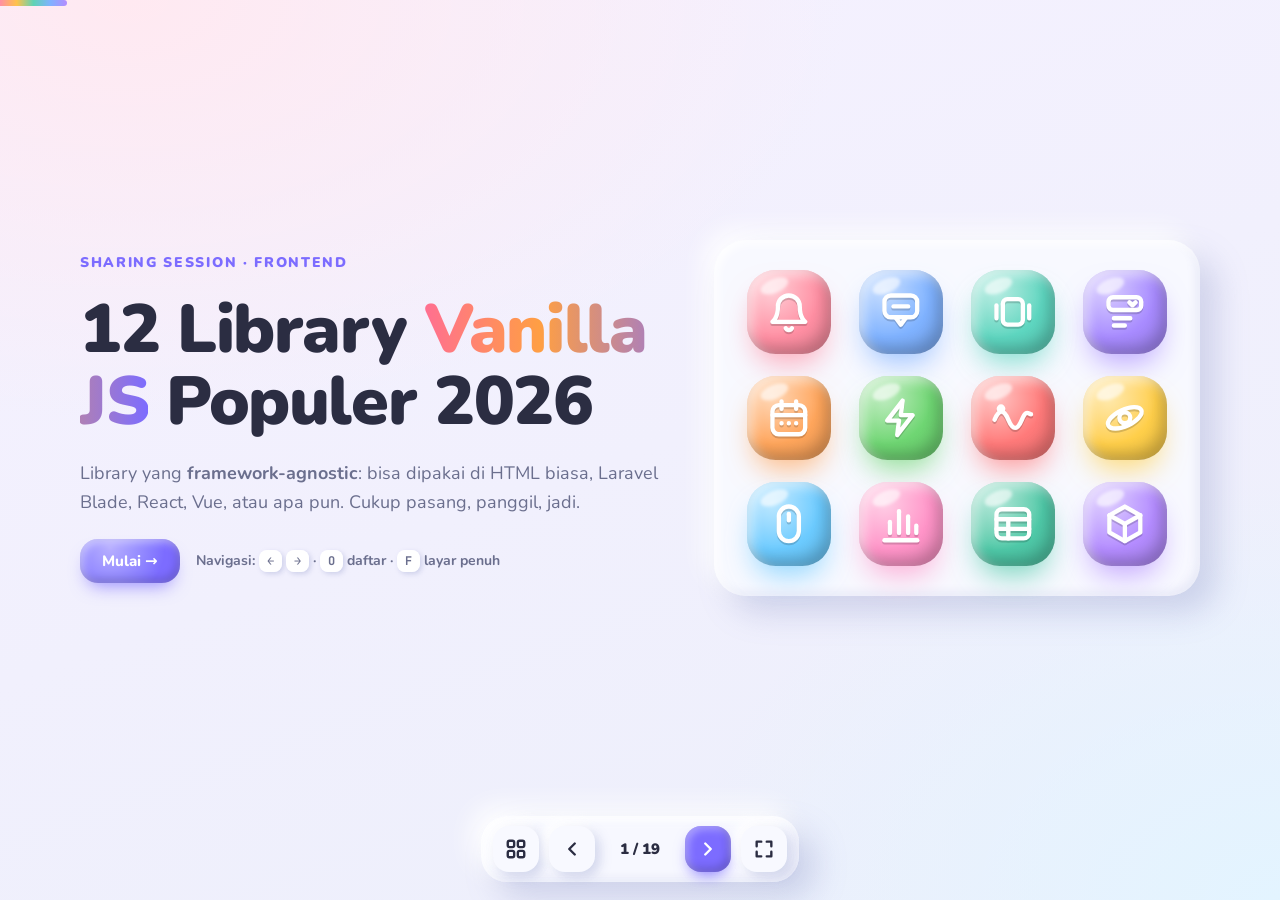
<file: library.html>
<!doctype html>
<html lang="id">
<head>
<meta charset="utf-8">
<meta name="viewport" content="width=device-width, initial-scale=1">
<title>12 Library Vanilla JS 2026</title>
<link rel="preconnect" href="https://fonts.googleapis.com">
<link href="https://fonts.googleapis.com/css2?family=Nunito:wght@500;700;800;900&family=JetBrains+Mono:wght@400;600&display=swap" rel="stylesheet">
<style>
:root{
  --bg:#ECEFFB; --bg2:#F6F1FF; --ink:#2B2D42; --muted:#6B6F8E; --card:#F8F9FF;
  --shadow-dark:rgba(116,124,188,.28); --shadow-light:rgba(255,255,255,.95);
  --accent:#7C6CFF;
}
*{box-sizing:border-box;margin:0;padding:0}
html,body{height:100%}
body{
  font-family:'Nunito',system-ui,sans-serif;color:var(--ink);
  background:radial-gradient(1200px 700px at 10% 0%,#FFE9F1 0%,transparent 60%),
             radial-gradient(1000px 700px at 100% 100%,#E3F4FF 0%,transparent 60%),
             linear-gradient(160deg,var(--bg2),var(--bg));
  overflow:hidden;-webkit-font-smoothing:antialiased;
}
button{font-family:inherit;cursor:pointer}

/* ===== Clay primitives ===== */
.clay-card{
  background:var(--card);border-radius:32px;
  box-shadow:16px 16px 32px var(--shadow-dark),-10px -10px 24px var(--shadow-light),
             inset 4px 4px 10px rgba(255,255,255,.9),inset -4px -4px 10px rgba(116,124,188,.12);
}
.clay{
  --s:64px;--c:#7C6CFF;
  width:var(--s);height:var(--s);flex:0 0 var(--s);
  border-radius:calc(var(--s)*.34);position:relative;display:grid;place-items:center;
  background:radial-gradient(circle at 30% 25%,color-mix(in srgb,var(--c) 45%,#fff) 0%,var(--c) 55%,color-mix(in srgb,var(--c) 82%,#000) 125%);
  box-shadow:
    inset calc(var(--s)*-.07) calc(var(--s)*-.09) calc(var(--s)*.16) rgba(0,0,0,.2),
    inset calc(var(--s)*.07) calc(var(--s)*.07) calc(var(--s)*.14) rgba(255,255,255,.6),
    0 calc(var(--s)*.2) calc(var(--s)*.34) calc(var(--s)*-.1) color-mix(in srgb,var(--c) 75%,transparent);
}
.clay::after{
  content:"";position:absolute;top:11%;left:15%;width:34%;height:17%;border-radius:50%;
  background:rgba(255,255,255,.6);filter:blur(1.5px);transform:rotate(-22deg);
}
.clay svg{width:52%;height:52%;color:#fff;fill:none;stroke:currentColor;stroke-width:2.4;stroke-linecap:round;stroke-linejoin:round;
  filter:drop-shadow(0 calc(var(--s)*.03) 0 rgba(0,0,0,.16));position:relative;z-index:1}
.clay.sm{--s:44px}.clay.md{--s:58px}.clay.lg{--s:84px}.clay.xl{--s:110px}
.clay.btn{border:0;transition:transform .25s cubic-bezier(.34,1.56,.64,1)}
.clay.btn:hover{transform:translateY(-6px) rotate(-6deg) scale(1.06)}

.cbtn{
  --c:var(--accent);border:0;border-radius:18px;padding:12px 22px;font-weight:800;font-size:15px;color:#fff;
  background:radial-gradient(circle at 30% 20%,color-mix(in srgb,var(--c) 55%,#fff),var(--c) 70%);
  box-shadow:inset -3px -4px 8px rgba(0,0,0,.18),inset 3px 3px 8px rgba(255,255,255,.5),0 10px 18px -8px color-mix(in srgb,var(--c) 80%,transparent);
  transition:transform .2s cubic-bezier(.34,1.56,.64,1);
}
.cbtn:hover{transform:translateY(-2px)}.cbtn:active{transform:scale(.95)}
.cbtn.sm{padding:8px 14px;font-size:13px;border-radius:14px}
.cbtn.ghost{--c:#DDE1F7;color:var(--ink)}

.chip{
  --c:#7C6CFF;display:inline-flex;align-items:center;gap:6px;padding:6px 14px;border-radius:999px;font-weight:800;font-size:13px;
  color:color-mix(in srgb,var(--c) 60%,#000);background:color-mix(in srgb,var(--c) 22%,#fff);
  box-shadow:inset 2px 2px 4px rgba(255,255,255,.8),inset -2px -2px 4px color-mix(in srgb,var(--c) 25%,transparent);
  border:0;
}
button.chip{transition:transform .2s}button.chip:hover{transform:translateY(-2px)}
.pill{display:inline-flex;gap:6px;align-items:center;padding:8px 14px;border-radius:14px;background:#fff;font-weight:700;font-size:13px;color:var(--muted);
  box-shadow:4px 4px 10px var(--shadow-dark),-4px -4px 10px var(--shadow-light)}

/* ===== Deck ===== */
.progress{position:fixed;top:0;left:0;height:6px;background:linear-gradient(90deg,#FF8FA3,#FFC24B,#5FD3B5,#7FB2FF,#B48CFF);
  border-radius:0 6px 6px 0;transition:width .5s cubic-bezier(.22,1,.36,1);z-index:60}
.deck{position:fixed;inset:0}
.slide{
  position:absolute;inset:0;overflow-y:auto;overflow-x:hidden;padding:56px 24px 120px;
  opacity:0;visibility:hidden;transform:translateX(60px) scale(.98);
  transition:opacity .45s ease,transform .55s cubic-bezier(.22,1,.36,1),visibility .45s;
}
.slide.active{opacity:1;visibility:visible;transform:none}
.slide.left{transform:translateX(-60px) scale(.98)}
.wrap{max-width:1120px;margin:0 auto;min-height:100%;display:flex;flex-direction:column;justify-content:center;gap:28px}
h1{font-size:clamp(36px,6vw,68px);font-weight:900;line-height:1.05;letter-spacing:-.02em}
h2{font-size:clamp(28px,4vw,44px);font-weight:900;line-height:1.1;letter-spacing:-.01em}
h3{font-size:21px;font-weight:900}
h4{font-size:14px;font-weight:900;text-transform:uppercase;letter-spacing:.08em;color:var(--muted);margin-top:6px}
p{font-size:18px;line-height:1.6;color:var(--muted)}
.grad{background:linear-gradient(90deg,#FF6F91,#FF9F43 40%,#7C6CFF);-webkit-background-clip:text;background-clip:text;color:transparent}
.eyebrow{font-weight:900;color:var(--accent);letter-spacing:.12em;text-transform:uppercase;font-size:14px}

/* cover */
.cover{display:grid;grid-template-columns:1.1fr .9fr;gap:40px;align-items:center}
.cloud{display:grid;grid-template-columns:repeat(4,1fr);gap:22px;justify-items:center;padding:30px}
.cloud .clay{animation:bob 4s ease-in-out infinite}
.cloud .clay:nth-child(3n){animation-delay:-1.3s}.cloud .clay:nth-child(3n+1){animation-delay:-2.6s}
@keyframes bob{50%{translate:0 -10px}}

/* grids */
.two{display:grid;grid-template-columns:1fr 1fr;gap:28px}
.cats{display:grid;grid-template-columns:repeat(auto-fit,minmax(200px,1fr));gap:22px}
.cat{padding:24px;display:flex;flex-direction:column;gap:14px}
.cat .libs{display:flex;flex-wrap:wrap;gap:8px}
.box{padding:28px;display:flex;flex-direction:column;gap:14px}
.box ul{list-style:none;display:flex;flex-direction:column;gap:10px}
.box li{font-size:16px;line-height:1.5;color:var(--muted);padding-left:26px;position:relative}
.box li::before{content:"";position:absolute;left:4px;top:7px;width:12px;height:12px;border-radius:50%;
  background:var(--dot,#7C6CFF);box-shadow:inset -2px -2px 3px rgba(0,0,0,.2),inset 2px 2px 3px rgba(255,255,255,.6)}
.row{display:flex;gap:16px;align-items:center;flex-wrap:wrap}

/* library slide */
.lib{display:grid;grid-template-columns:1fr 1.08fr;gap:32px;align-items:start}
.lib-info{display:flex;flex-direction:column;gap:16px;padding-top:8px}
.lib-head{display:flex;gap:22px;align-items:center}
.lib-head .tag{font-size:17px;font-weight:700;color:var(--muted);margin-top:4px}
.lib-num{font-weight:900;color:var(--muted);font-size:14px;letter-spacing:.1em}
.desc{font-size:18px}
.uses{list-style:none;display:flex;flex-direction:column;gap:10px}
.uses li{display:flex;gap:12px;align-items:center;font-weight:700;font-size:16px;background:#fff;padding:12px 16px;border-radius:18px;
  box-shadow:6px 6px 14px var(--shadow-dark),-6px -6px 14px var(--shadow-light)}
.uses li::before{content:"";width:12px;height:12px;border-radius:50%;flex:0 0 12px;background:var(--c);
  box-shadow:inset -2px -2px 3px rgba(0,0,0,.2),inset 2px 2px 3px rgba(255,255,255,.6)}
.meta{display:flex;gap:10px;flex-wrap:wrap}
.lib-side{display:flex;flex-direction:column;gap:20px;min-width:0}

.code-card{background:#2B2D42;border-radius:26px;overflow:hidden;
  box-shadow:14px 14px 30px rgba(43,45,66,.35),inset 3px 3px 8px rgba(255,255,255,.08),inset -3px -3px 8px rgba(0,0,0,.4)}
.code-top{display:flex;justify-content:space-between;align-items:center;padding:12px 16px 0 20px;color:#A9ACD0;font:600 13px 'JetBrains Mono',monospace}
.dots{display:flex;gap:6px;margin-right:10px}.dots i{width:11px;height:11px;border-radius:50%;background:#FF7A7A}
.dots i:nth-child(2){background:#FFCF4A}.dots i:nth-child(3){background:#7BDB7E}
.code-card pre{padding:14px 20px 20px;overflow:auto;max-height:280px}
.code-card code{font:400 13.5px/1.65 'JetBrains Mono',monospace;color:#E8E9FF;white-space:pre}
.copy{background:#3D4060;color:#E8E9FF;border:0;border-radius:10px;padding:6px 12px;font-weight:800;font-size:12px}

.stage{position:relative;padding:22px;min-height:250px;display:flex;flex-direction:column;align-items:center;justify-content:center;gap:14px;text-align:center}
.stage small{color:var(--muted);font-weight:700}
.stage .err{color:#D64560;font-weight:800}
.stage-label{position:absolute;top:14px;left:20px;font-weight:900;font-size:12px;letter-spacing:.1em;color:var(--muted);text-transform:uppercase}
.spinner{width:42px;height:42px;border-radius:50%;border:5px solid #DDE1F7;border-top-color:var(--accent);animation:spin .8s linear infinite}
@keyframes spin{to{transform:rotate(360deg)}}

/* demo bits */
.demo-row{display:flex;gap:16px;align-items:flex-end;justify-content:center;min-height:120px;padding-top:40px}
.demo-box{--c:#7C6CFF;width:48px;height:48px;border-radius:16px;
  background:radial-gradient(circle at 30% 25%,color-mix(in srgb,var(--c) 45%,#fff),var(--c) 60%);
  box-shadow:inset -4px -5px 9px rgba(0,0,0,.2),inset 4px 4px 9px rgba(255,255,255,.6),0 10px 16px -8px var(--c)}
.demo-box.round{border-radius:50%}
.tip{position:absolute;top:0;left:0;background:#2B2D42;color:#fff;padding:8px 14px;border-radius:12px;font-weight:800;font-size:14px;
  pointer-events:none;opacity:0;transition:opacity .15s;white-space:nowrap;z-index:5}
.demo-input{width:100%;max-width:340px;padding:12px 16px;border-radius:16px;border:0;font:700 15px 'Nunito';background:#fff;color:var(--ink);
  box-shadow:inset 3px 3px 8px var(--shadow-dark),inset -3px -3px 8px var(--shadow-light)}
.lenis-box{width:100%;height:220px;overflow:auto;border-radius:22px;background:#fff;box-shadow:inset 4px 4px 10px var(--shadow-dark),inset -4px -4px 10px var(--shadow-light)}
.lenis-box .item{margin:12px;padding:16px;border-radius:16px;font-weight:800;color:#fff;text-align:left}
.swiper-demo{width:100%;max-width:440px;border-radius:22px;overflow:hidden}
.swiper-demo .swiper-slide{height:170px;display:grid;place-items:center;font-size:24px;font-weight:900;color:#fff;border-radius:22px}
.chart-wrap{position:relative;width:100%;height:220px}
.tab-wrap{width:100%;text-align:left}
.three-wrap{width:100%;height:240px;cursor:grab}
.tomsel-wrap{width:100%;max-width:380px;text-align:left}

/* recipes & quiz */
.recipe{padding:24px;display:flex;flex-direction:column;gap:14px}
.stack{display:flex;gap:-8px}
.stack .clay{margin-right:-10px;border:3px solid var(--card)}
.quiz{padding:30px;display:flex;flex-direction:column;gap:18px;max-width:760px;width:100%;margin:0 auto}
.qtext{font-size:22px;font-weight:900;color:var(--ink)}
.opts{display:grid;grid-template-columns:repeat(auto-fit,minmax(200px,1fr));gap:14px}
.opt{display:flex;align-items:center;gap:12px;padding:12px 14px;border:0;border-radius:20px;background:#fff;font-weight:800;font-size:16px;color:var(--ink);text-align:left;
  box-shadow:6px 6px 14px var(--shadow-dark),-6px -6px 14px var(--shadow-light);transition:transform .2s}
.opt:hover{transform:translateY(-3px)}
.opt.right{background:#DFF8E6;box-shadow:inset 3px 3px 8px rgba(80,180,110,.35)}
.opt.wrong{background:#FFE3E8;box-shadow:inset 3px 3px 8px rgba(214,69,96,.3)}
.qfoot{display:flex;justify-content:space-between;align-items:center;gap:12px;flex-wrap:wrap}
.qfeedback{font-weight:800;min-height:24px}

/* nav */
.nav{position:fixed;left:50%;bottom:18px;transform:translateX(-50%);display:flex;align-items:center;gap:10px;padding:10px 12px;border-radius:26px;z-index:50;
  background:rgba(248,249,255,.92);backdrop-filter:blur(10px)}
.nav .nbtn{width:46px;height:46px;border-radius:16px;border:0;display:grid;place-items:center;color:var(--ink);background:var(--card);
  box-shadow:5px 5px 12px var(--shadow-dark),-5px -5px 12px var(--shadow-light);transition:transform .2s}
.nav .nbtn:active{transform:scale(.92);box-shadow:inset 3px 3px 8px var(--shadow-dark),inset -3px -3px 8px var(--shadow-light)}
.nav .nbtn svg{width:22px;height:22px;fill:none;stroke:currentColor;stroke-width:2.6;stroke-linecap:round;stroke-linejoin:round}
.nav .nbtn.primary{background:var(--accent);color:#fff;box-shadow:inset -3px -4px 8px rgba(0,0,0,.2),inset 3px 3px 8px rgba(255,255,255,.4),0 8px 16px -6px var(--accent)}
.counter{font-weight:900;min-width:70px;text-align:center;font-size:15px}

.overview{position:fixed;inset:0;z-index:70;background:rgba(236,239,251,.96);backdrop-filter:blur(6px);padding:40px 24px;overflow:auto;display:none}
.overview.open{display:block}
.ov-grid{max-width:1120px;margin:20px auto 0;display:grid;grid-template-columns:repeat(auto-fill,minmax(200px,1fr));gap:18px}
.ov-item{border:0;padding:18px;text-align:left;display:flex;gap:12px;align-items:center;font-weight:800;font-size:15px;color:var(--ink);border-radius:24px}
.ov-item.cur{outline:3px solid var(--accent)}
.ov-head{max-width:1120px;margin:0 auto;display:flex;justify-content:space-between;align-items:center}

.hint{color:var(--muted);font-weight:700;font-size:14px}
kbd{font:700 12px 'JetBrains Mono';background:#fff;padding:3px 8px;border-radius:8px;box-shadow:2px 2px 5px var(--shadow-dark)}

@media (max-width:860px){
  .cover,.two,.lib{grid-template-columns:1fr}
  .cloud{grid-template-columns:repeat(4,1fr);gap:14px;padding:10px}
  .cloud .clay{--s:56px}
  .slide{padding:40px 16px 120px}
  .lib-head .clay.xl{--s:84px}
  .wrap{justify-content:flex-start}
}
@media (prefers-reduced-motion:reduce){*{animation:none!important;transition:none!important}}
</style>
</head>
<body>
<div class="progress" id="progress"></div>
<main class="deck" id="deck"></main>

<nav class="nav clay-card" aria-label="Navigasi slide">
  <button class="nbtn" id="btnOverview" title="Daftar slide (O)"><svg viewBox="0 0 24 24"><rect x="3" y="3" width="7" height="7" rx="2"/><rect x="14" y="3" width="7" height="7" rx="2"/><rect x="3" y="14" width="7" height="7" rx="2"/><rect x="14" y="14" width="7" height="7" rx="2"/></svg></button>
  <button class="nbtn" id="btnPrev" title="Sebelumnya (←)"><svg viewBox="0 0 24 24"><path d="M15 6l-6 6 6 6"/></svg></button>
  <span class="counter" id="counter">1 / 1</span>
  <button class="nbtn primary" id="btnNext" title="Berikutnya (→)"><svg viewBox="0 0 24 24"><path d="M9 6l6 6-6 6"/></svg></button>
  <button class="nbtn" id="btnFull" title="Layar penuh (F)"><svg viewBox="0 0 24 24"><path d="M4 9V4h5M20 9V4h-5M4 15v5h5M20 15v5h-5"/></svg></button>
</nav>

<div class="overview" id="overview">
  <div class="ov-head"><h2>Daftar Slide</h2><button class="cbtn ghost" id="ovClose">Tutup ✕</button></div>
  <div class="ov-grid" id="ovGrid"></div>
</div>

<script>
/* ===================== IKON (SVG glyph) ===================== */
const ICONS = {
  bell:'<path d="M6 9a6 6 0 0 1 12 0c0 6.5 3 8.5 3 8.5H3S6 15.5 6 9"/><path d="M10.3 21a1.94 1.94 0 0 0 3.4 0"/>',
  tooltip:'<rect x="3" y="3" width="18" height="12" rx="3.5"/><path d="M9 15l3 4 3-4"/><path d="M8 9h8"/>',
  slides:'<rect x="6.5" y="5" width="11" height="14" rx="2.5"/><path d="M3 8.5v7M21 8.5v7"/>',
  select:'<rect x="3" y="4" width="18" height="7" rx="2.5"/><path d="M14.5 6.8l1.7 1.6 1.7-1.6"/><path d="M6 15.5h9M6 19.5h6"/>',
  calendar:'<rect x="3" y="5" width="18" height="16" rx="3.5"/><path d="M8 3v4M16 3v4M3 10.5h18"/><path d="M8 15h.01M12 15h.01M16 15h.01"/>',
  zap:'<path d="M13 2.5L4.5 13.5H11l-1 8 8.5-11H12z"/>',
  wave:'<path d="M2 13c2.5-6 5-6 7.5 0s5 6 7.5 0 3.5-3 5-3"/><circle cx="5.5" cy="7" r="1.2"/>',
  orbit:'<circle cx="12" cy="12" r="3"/><ellipse cx="12" cy="12" rx="10" ry="4.5" transform="rotate(-25 12 12)"/>',
  mouse:'<rect x="6.5" y="2.5" width="11" height="19" rx="5.5"/><path d="M12 6.5v3.5"/>',
  chart:'<path d="M3 21h18"/><path d="M6 17v-6M11 17V5M16 17v-9M20.5 17v-4"/>',
  table:'<rect x="3" y="4" width="18" height="16" rx="3"/><path d="M3 9.5h18M3 14.8h18M9.5 9.5V20"/>',
  cube:'<path d="M12 2.5l8.5 4.8v9.4L12 21.5l-8.5-4.8V7.3z"/><path d="M3.5 7.3L12 12l8.5-4.7M12 12v9.5"/>',
  puzzle:'<path d="M5 8h3.2a2.3 2.3 0 1 1 4.6 0H16v3.2a2.3 2.3 0 1 1 0 4.6V19h-3.2a2.3 2.3 0 1 0-4.6 0H5z"/>',
  sparkles:'<path d="M11 3l1.9 5 5 1.9-5 1.9-1.9 5-1.9-5-5-1.9 5-1.9z"/><path d="M18.5 14.5l.9 2.1 2.1.9-2.1.9-.9 2.1-.9-2.1-2.1-.9 2.1-.9z"/>',
  layers:'<path d="M12 3l9 5-9 5-9-5z"/><path d="M3 12.5l9 5 9-5"/><path d="M3 16.5l9 5 9-5"/>',
  code:'<path d="M8 6l-6 6 6 6M16 6l6 6-6 6"/>',
  frame:'<rect x="3" y="3" width="18" height="18" rx="4"/><path d="M3 9h18M9 21V9"/>',
  cdn:'<path d="M7 18a4.5 4.5 0 0 1-.6-9A6 6 0 0 1 18 8.5a4 4 0 0 1-.5 9.5z"/><path d="M12 11v6M9.5 14.5L12 17l2.5-2.5"/>',
  npm:'<rect x="3" y="3" width="18" height="18" rx="4"/><path d="M8 16V8h8v8M12 8v6"/>',
  question:'<circle cx="12" cy="12" r="9"/><path d="M9.5 9.3a2.6 2.6 0 1 1 3.7 2.4c-.7.3-1.2 1-1.2 1.8v.3"/><path d="M12 17.3h.01"/>',
  trophy:'<path d="M8 4h8v5a4 4 0 0 1-8 0z"/><path d="M8 6H4.5a3 3 0 0 0 3.5 4M16 6h3.5a3 3 0 0 1-3.5 4"/><path d="M12 13v4M8.5 20.5h7M10 17h4v3.5h-4z"/>',
  rocket:'<path d="M5 15c-1.5 1.3-2 5-2 5s3.7-.5 5-2"/><path d="M9 15l-3-3c1.5-4.5 5.5-8.5 13-9-.5 7.5-4.5 11.5-9 13z"/><circle cx="14.5" cy="9.5" r="1.6"/>',
  target:'<circle cx="12" cy="12" r="9"/><circle cx="12" cy="12" r="5"/><circle cx="12" cy="12" r="1.2"/>'
};
const clay = (icon,color,size='md',extra='') =>
  `<span class="clay ${size} ${extra}" style="--c:${color}"><svg viewBox="0 0 24 24">${ICONS[icon]}</svg></span>`;

/* ===================== DATA ===================== */
const CATS = {
  notif:{name:'Notifikasi & Dialog',icon:'bell',color:'#FF8FA3'},
  ui:{name:'Komponen UI & Form',icon:'puzzle',color:'#7FB2FF'},
  anim:{name:'Animasi & Scroll',icon:'sparkles',color:'#FFC24B'},
  data:{name:'Data & Visualisasi',icon:'chart',color:'#4FC9A8'},
  g3d:{name:'3D & Grafis',icon:'cube',color:'#B48CFF'}
};

const LIBS = [
 {id:'sweetalert',name:'SweetAlert2',cat:'notif',color:'#FF8FA3',icon:'bell',
  tagline:'Alert, confirm & toast yang cantik',
  desc:'Pengganti alert(), confirm() dan prompt() bawaan browser. Tampilannya modern, responsif, aksesibel, dan tanpa dependency.',
  uses:['Konfirmasi sebelum menghapus data','Notifikasi sukses/gagal setelah submit form','Toast kecil di pojok layar'],
  lic:'MIT',site:'sweetalert2.github.io',
  code:`<script src="https://cdn.jsdelivr.net/npm/sweetalert2@11"><\/script>

Swal.fire({
  title: 'Yakin hapus data?',
  icon: 'warning',
  showCancelButton: true,
  confirmButtonText: 'Ya, hapus!'
}).then((res) => {
  if (res.isConfirmed) {
    Swal.fire('Terhapus!', '', 'success');
  }
});`},
 {id:'floating',name:'Floating UI',cat:'ui',color:'#7FB2FF',icon:'tooltip',
  tagline:'Posisi tooltip & popover yang cerdas',
  desc:'Menghitung posisi elemen melayang seperti tooltip, popover, dan dropdown supaya tidak terpotong layar. Penerus Popper.js.',
  uses:['Tooltip saat hover tombol','Dropdown menu & popover','Menu konteks klik kanan'],
  lic:'MIT',site:'floating-ui.com',
  code:`import { computePosition, flip, shift, offset }
  from '@floating-ui/dom';

computePosition(tombol, tooltip, {
  placement: 'top',
  middleware: [offset(8), flip(), shift()]
}).then(({ x, y }) => {
  Object.assign(tooltip.style, {
    left: x + 'px',
    top: y + 'px'
  });
});`},
 {id:'swiper',name:'Swiper',cat:'ui',color:'#5ED6C0',icon:'slides',
  tagline:'Slider & carousel ramah sentuhan',
  desc:'Library slider paling populer. Mendukung swipe di HP, autoplay, pagination, navigasi, dan banyak efek transisi.',
  uses:['Banner promo di beranda','Galeri foto produk','Carousel testimoni'],
  lic:'MIT',site:'swiperjs.com',
  code:`<div class="swiper">
  <div class="swiper-wrapper">
    <div class="swiper-slide">Slide 1</div>
    <div class="swiper-slide">Slide 2</div>
  </div>
  <div class="swiper-pagination"></div>
</div>

new Swiper('.swiper', {
  loop: true,
  pagination: { el: '.swiper-pagination' }
});`},
 {id:'tomselect',name:'Tom Select',cat:'ui',color:'#A88BFF',icon:'select',
  tagline:'Select dengan pencarian & tagging',
  desc:'Mengubah elemen select biasa menjadi dropdown pintar: bisa dicari, multi-pilih, tambah opsi baru, hingga memuat data dari server. Tanpa jQuery.',
  uses:['Pilih kota dari daftar yang panjang','Input tag atau hobi','Autocomplete data dari API'],
  lic:'Apache-2.0',site:'tom-select.js.org',
  code:`<select id="hobi" multiple>
  <option>Coding</option>
  <option>Desain</option>
</select>

new TomSelect('#hobi', {
  create: true,          // boleh tambah opsi baru
  maxItems: null,        // multi-select
  plugins: ['remove_button'],
  placeholder: 'Pilih hobi...'
});`},
 {id:'flatpickr',name:'Flatpickr',cat:'ui',color:'#FFA65C',icon:'calendar',
  tagline:'Date & time picker yang ringan',
  desc:'Kalender pemilih tanggal dan jam yang ringan dan mudah diatur. Mendukung rentang tanggal, bahasa Indonesia, dan mode inline.',
  uses:['Tanggal lahir di form pendaftaran','Booking rentang tanggal','Jadwal lengkap dengan jam'],
  lic:'MIT',site:'flatpickr.js.org',
  code:`<input id="tanggal" placeholder="Pilih tanggal">

flatpickr('#tanggal', {
  mode: 'range',
  dateFormat: 'd M Y',
  locale: 'id',
  minDate: 'today'
});`},
 {id:'gsap',name:'GSAP',cat:'anim',color:'#6FD673',icon:'zap',
  tagline:'Standar industri animasi web',
  desc:'Mesin animasi paling lengkap untuk web. Kini 100% gratis termasuk semua plugin seperti ScrollTrigger dan SplitText, bahkan untuk proyek komersial.',
  uses:['Animasi landing page yang kompleks','Animasi saat scroll (ScrollTrigger)','Animasi teks per huruf (SplitText)'],
  lic:'Gratis (lisensi GSAP)',site:'gsap.com',
  code:`gsap.to('.kotak', {
  y: -40,
  rotation: 360,
  duration: 0.6,
  stagger: 0.12,
  ease: 'back.out(2)',
  yoyo: true,
  repeat: 1
});

// Tambah plugin ScrollTrigger untuk
// animasi yang berjalan saat di-scroll`},
 {id:'anime',name:'Anime.js v4',cat:'anim',color:'#FF7A7A',icon:'wave',
  tagline:'Animasi ringan dengan API simpel',
  desc:'Library animasi open-source yang ringan. Versi 4 ditulis ulang total berbasis ES module dan bisa menganimasikan CSS, SVG, atribut DOM, hingga objek JS.',
  uses:['Micro-interaction tombol & ikon','Animasi garis SVG','Efek stagger berurutan'],
  lic:'MIT',site:'animejs.com',
  code:`import { animate, stagger } from 'animejs';

animate('.bola', {
  y: [{ to: -50 }, { to: 0 }],
  scale: [{ to: 1.25 }, { to: 1 }],
  delay: stagger(80),
  ease: 'inOutQuad'
});`},
 {id:'motion',name:'Motion',cat:'anim',color:'#FFCF4A',icon:'orbit',
  tagline:'Animasi modern berbasis fisika',
  desc:'Dulu dikenal sebagai Framer Motion. Kini punya API vanilla JS dengan spring physics, animasi terhubung scroll, dan gesture.',
  uses:['Animasi dengan efek pegas (spring)','Animasi yang mengikuti scroll','Efek hover & tekan'],
  lic:'MIT',site:'motion.dev',
  code:`import { animate, stagger } from 'motion';

animate('.kartu',
  { y: [0, -30, 0], rotate: [0, 12, 0] },
  { duration: 0.7, delay: stagger(0.1) }
);`},
 {id:'lenis',name:'Lenis',cat:'anim',color:'#6CCBFF',icon:'mouse',
  tagline:'Smooth scroll yang halus',
  desc:'Membuat scroll terasa halus dan lembut seperti website agency kelas atas. Sering dipasangkan dengan GSAP ScrollTrigger.',
  uses:['Landing page & portofolio','Website dengan animasi scroll','Pengalaman scroll yang premium'],
  lic:'MIT',site:'github.com/darkroomengineering/lenis',
  code:`const lenis = new Lenis({ lerp: 0.08 });

function raf(time) {
  lenis.raf(time);
  requestAnimationFrame(raf);
}
requestAnimationFrame(raf);`},
 {id:'chart',name:'Chart.js',cat:'data',color:'#FF94C8',icon:'chart',
  tagline:'Grafik cantik dalam hitungan menit',
  desc:'Library grafik berbasis canvas yang simpel: bar, line, pie, doughnut, radar, dan lainnya. Responsif dan beranimasi otomatis.',
  uses:['Dashboard statistik','Laporan nilai siswa','Grafik penjualan'],
  lic:'MIT',site:'chartjs.org',
  code:`<canvas id="grafik"></canvas>

new Chart(document.getElementById('grafik'), {
  type: 'bar',
  data: {
    labels: ['Sen', 'Sel', 'Rab', 'Kam', 'Jum'],
    datasets: [{
      label: 'Pengunjung',
      data: [12, 19, 8, 15, 22]
    }]
  }
});`},
 {id:'tabulator',name:'Tabulator',cat:'data',color:'#4FC9A8',icon:'table',
  tagline:'Tabel data interaktif',
  desc:'Membuat tabel dari data JSON lengkap dengan sorting, filter, pagination, edit langsung, hingga export ke CSV atau Excel.',
  uses:['Data siswa atau inventaris','Panel admin','Laporan yang bisa di-export'],
  lic:'MIT',site:'tabulator.info',
  code:`new Tabulator('#tabel', {
  data: dataSiswa,
  layout: 'fitColumns',
  pagination: true,
  columns: [
    { title: 'Nama', field: 'nama', headerFilter: 'input' },
    { title: 'Kelas', field: 'kelas' },
    { title: 'Nilai', field: 'nilai', sorter: 'number' }
  ]
});`},
 {id:'three',name:'Three.js',cat:'g3d',color:'#B48CFF',icon:'cube',
  tagline:'3D di browser jadi mudah',
  desc:'Library 3D paling populer untuk web berbasis WebGL. Bisa menampilkan model 3D, cahaya, material, dan animasi interaktif.',
  uses:['Hero section 3D','Product viewer 360°','Game & visualisasi kreatif'],
  lic:'MIT',site:'threejs.org',
  code:`import * as THREE from 'three';

const scene = new THREE.Scene();
const camera = new THREE.PerspectiveCamera(60, w / h, 0.1, 100);
const renderer = new THREE.WebGLRenderer({ antialias: true });

const mesh = new THREE.Mesh(
  new THREE.TorusKnotGeometry(1, 0.35, 128, 32),
  new THREE.MeshStandardMaterial({ color: 0xb48cff })
);
scene.add(mesh, new THREE.AmbientLight(0xffffff, 1));

renderer.setAnimationLoop(() => {
  mesh.rotation.y += 0.01;
  renderer.render(scene, camera);
});`}
];
const libIndex = id => LIBS.findIndex(l=>l.id===id);
const PALETTE = LIBS.map(l=>l.color);

/* ===================== SLIDES ===================== */
const slides = [];
const libSlideStart = 4;

// 0 Cover
slides.push({title:'Judul',icon:['rocket','#7C6CFF'],html:`
<div class="wrap"><div class="cover">
  <div style="display:flex;flex-direction:column;gap:22px">
    <span class="eyebrow">Sharing Session · Frontend</span>
    <h1>12 Library <span class="grad">Vanilla JS</span> Populer 2026</h1>
    <p>Library yang <b>framework-agnostic</b>: bisa dipakai di HTML biasa, Laravel Blade, React, Vue, atau apa pun. Cukup pasang, panggil, jadi.</p>
    <div class="row"><button class="cbtn" data-go="1">Mulai →</button><span class="hint">Navigasi: <kbd>←</kbd> <kbd>→</kbd> · <kbd>O</kbd> daftar · <kbd>F</kbd> layar penuh</span></div>
  </div>
  <div class="cloud clay-card">
    ${LIBS.map((l,i)=>`<button class="clay lg btn" style="--c:${l.color}" title="${l.name}" data-go="${libSlideStart+i}"><svg viewBox="0 0 24 24">${ICONS[l.icon]}</svg></button>`).join('')}
  </div>
</div></div>`});

// 1 Library vs Framework
slides.push({title:'Library vs Framework',icon:['layers','#FF8FA3'],html:`
<div class="wrap">
  <div><span class="eyebrow">Konsep Dasar</span><h2>Library vs Framework</h2></div>
  <div class="two">
    <div class="box clay-card">
      <div class="row">${clay('code','#5ED6C0','lg')}<h3>Library</h3></div>
      <p>Alat yang <b>kamu panggil</b> saat butuh. Kamu yang memegang kendali alur program.</p>
      <ul style="--dot:#5ED6C0"><li>Contoh: SweetAlert2, Chart.js, GSAP</li><li>Bisa dicampur sesuai kebutuhan</li><li>Mudah dipasang dan dilepas</li></ul>
    </div>
    <div class="box clay-card">
      <div class="row">${clay('frame','#B48CFF','lg')}<h3>Framework</h3></div>
      <p>Kerangka yang <b>memanggil kodemu</b>. Framework menentukan struktur dan cara kerja aplikasi.</p>
      <ul style="--dot:#B48CFF"><li>Contoh: React, Vue, Angular</li><li>Punya aturan dan pola sendiri</li><li>Cocok untuk aplikasi besar</li></ul>
    </div>
  </div>
  <div class="box clay-card" style="flex-direction:row;align-items:center;gap:20px">
    ${clay('target','#FFC24B','lg')}
    <p><b style="color:var(--ink)">Framework-agnostic</b> artinya library tidak bergantung pada framework tertentu. Cukup JavaScript murni (vanilla), jadi ilmunya bisa dipakai di proyek apa pun.</p>
  </div>
</div>`});

// 2 Cara pasang
slides.push({title:'Cara Memasang',icon:['cdn','#7FB2FF'],html:`
<div class="wrap">
  <div><span class="eyebrow">Cara Pakai</span><h2>Dua cara memasang library</h2></div>
  <div class="two">
    <div class="box clay-card">
      <div class="row">${clay('cdn','#7FB2FF','lg')}<div><h3>Lewat CDN</h3><p style="font-size:15px">Paling cepat, cocok untuk belajar</p></div></div>
      <div class="code-card"><pre><code>&lt;!-- taruh sebelum &lt;/body&gt; --&gt;
&lt;script src="https://cdn.jsdelivr.net/npm/sweetalert2@11"&gt;&lt;/script&gt;
&lt;script&gt;
  Swal.fire('Halo dunia!');
&lt;/script&gt;</code></pre></div>
    </div>
    <div class="box clay-card">
      <div class="row">${clay('npm','#FF7A7A','lg')}<div><h3>Lewat npm</h3><p style="font-size:15px">Untuk proyek dengan Vite/bundler</p></div></div>
      <div class="code-card"><pre><code>npm install sweetalert2

// main.js
import Swal from 'sweetalert2';
Swal.fire('Halo dunia!');</code></pre></div>
    </div>
  </div>
  <p class="hint">💡 Tips: untuk tugas sekolah dan prototipe, CDN sudah cukup. Untuk proyek serius, gunakan npm agar versi terkunci dan bisa di-bundle.</p>
</div>`});

// 3 Peta kategori
slides.push({title:'Peta Kategori',icon:['puzzle','#FFC24B'],html:`
<div class="wrap">
  <div><span class="eyebrow">Peta Materi</span><h2>12 library dalam 5 kategori</h2><p>Klik nama library untuk langsung ke slide-nya.</p></div>
  <div class="cats">
    ${Object.entries(CATS).map(([k,c])=>`
      <div class="cat clay-card">
        ${clay(c.icon,c.color,'lg')}
        <h3>${c.name}</h3>
        <div class="libs">${LIBS.map((l,i)=>l.cat===k?`<button class="chip" style="--c:${l.color}" data-go="${libSlideStart+i}">${l.name}</button>`:'').join('')}</div>
      </div>`).join('')}
  </div>
</div>`});

// 4..15 library slides
LIBS.forEach((l,i)=>{
  slides.push({title:l.name,icon:[l.icon,l.color],lib:l,html:`
<div class="wrap"><div class="lib">
  <div class="lib-info">
    <span class="lib-num">LIBRARY ${String(i+1).padStart(2,'0')} / ${LIBS.length}</span>
    <div class="lib-head">
      ${clay(l.icon,l.color,'xl')}
      <div><span class="chip" style="--c:${CATS[l.cat].color}">${CATS[l.cat].name}</span><h2 style="margin-top:8px">${l.name}</h2><p class="tag">${l.tagline}</p></div>
    </div>
    <p class="desc">${l.desc}</p>
    <h4>Cocok untuk</h4>
    <ul class="uses" style="--c:${l.color}">${l.uses.map(u=>`<li>${u}</li>`).join('')}</ul>
    <div class="meta"><span class="pill">📜 ${l.lic}</span><span class="pill">🔗 ${l.site}</span></div>
  </div>
  <div class="lib-side">
    <div class="code-card">
      <div class="code-top"><span style="display:flex;align-items:center"><span class="dots"><i></i><i></i><i></i></span>contoh.js</span><button class="copy">Salin</button></div>
      <pre><code class="snippet"></code></pre>
    </div>
    <div class="stage clay-card" data-demo="${l.id}">
      <span class="stage-label">Demo langsung</span>
      ${clay(l.icon,l.color,'md')}
      <button class="cbtn btn-demo" style="--c:${l.color}">▶ Coba Demo</button>
      <small>Membutuhkan internet · dimuat dari CDN</small>
    </div>
  </div>
</div></div>`});
});

// Resep kombinasi
const recipe = (title,ids,desc) => `
  <div class="recipe clay-card">
    <div class="stack">${ids.map(id=>{const l=LIBS[libIndex(id)];return clay(l.icon,l.color,'md');}).join('')}</div>
    <h3>${title}</h3>
    <div class="row" style="gap:8px">${ids.map(id=>{const l=LIBS[libIndex(id)];return `<button class="chip" style="--c:${l.color}" data-go="${libSlideStart+libIndex(id)}">${l.name}</button>`}).join('')}</div>
    <p style="font-size:16px">${desc}</p>
  </div>`;
slides.push({title:'Resep Kombinasi',icon:['sparkles','#FFC24B'],html:`
<div class="wrap">
  <div><span class="eyebrow">Praktik Nyata</span><h2>Resep kombinasi library</h2><p>Library paling kuat saat dipadukan sesuai kebutuhan proyek.</p></div>
  <div class="cats">
    ${recipe('Landing Page Modern',['gsap','lenis','swiper'],'Scroll halus, animasi saat scroll, dan slider testimoni yang memukau.')}
    ${recipe('Dashboard Admin',['tabulator','chart','sweetalert'],'Tabel data lengkap, grafik statistik, dan konfirmasi aksi yang rapi.')}
    ${recipe('Form Pendaftaran',['tomselect','flatpickr','sweetalert'],'Pilihan cerdas, pemilih tanggal, dan notifikasi sukses yang ramah.')}
    ${recipe('Portofolio Kreatif',['three','anime','motion'],'Objek 3D interaktif dipadu micro-interaction yang hidup.')}
  </div>
</div>`});

// Kuis
const QUIZ = [
  {q:'Kamu ingin menampilkan konfirmasi "Yakin hapus data?" yang cantik. Pakai apa?',a:'sweetalert',opts:['sweetalert','three','lenis','chart']},
  {q:'Butuh tabel data siswa yang bisa di-filter, diurutkan, dan di-export ke Excel?',a:'tabulator',opts:['swiper','tabulator','motion','flatpickr']},
  {q:'Form booking hotel perlu input rentang tanggal check-in sampai check-out.',a:'flatpickr',opts:['tomselect','gsap','flatpickr','floating']},
  {q:'Website portofolio ingin scroll-nya terasa halus seperti website agency.',a:'lenis',opts:['chart','lenis','sweetalert','tabulator']},
  {q:'Dropdown pilih kota dengan ratusan opsi dan fitur pencarian?',a:'tomselect',opts:['anime','tomselect','three','swiper']}
];
slides.push({title:'Kuis',icon:['question','#FF8FA3'],html:`
<div class="wrap">
  <div style="text-align:center"><span class="eyebrow">Uji Pemahaman</span><h2>Kuis: Pilih library yang tepat!</h2></div>
  <div class="quiz clay-card" id="quiz"></div>
</div>`});

// Penutup
slides.push({title:'Tugas & Penutup',icon:['trophy','#FFC24B'],html:`
<div class="wrap">
  <div><span class="eyebrow">Mini Project</span><h2>Tantangan untuk kalian 🚀</h2></div>
  <div class="two">
    <div class="box clay-card">
      <div class="row">${clay('target','#FF7A7A','lg')}<h3>Tugas</h3></div>
      <ul style="--dot:#FF7A7A">
        <li>Buat satu halaman HTML bertema bebas (profil sekolah, toko online, atau portofolio).</li>
        <li>Gunakan <b>minimal 3 library</b> dari materi ini, dari kategori yang berbeda.</li>
        <li>Pasang lewat CDN, lalu jelaskan alasan memilih tiap library.</li>
      </ul>
    </div>
    <div class="box clay-card">
      <div class="row">${clay('trophy','#FFC24B','lg')}<h3>Kriteria Nilai</h3></div>
      <ul style="--dot:#FFC24B">
        <li>Library dipakai sesuai fungsinya</li>
        <li>Tampilan rapi dan responsif di HP</li>
        <li>Kode mudah dibaca dan diberi komentar</li>
        <li>Bonus: tambahkan animasi dengan GSAP atau Anime.js</li>
      </ul>
    </div>
  </div>
  <div style="text-align:center;display:flex;flex-direction:column;gap:14px;align-items:center">
    <h1 class="grad">Terima kasih!</h1>
    <p>Selamat bereksperimen. Baca dokumentasi resmi tiap library, itu sumber belajar terbaik.</p>
    <button class="cbtn ghost" data-go="0">↺ Kembali ke awal</button>
  </div>
</div>`});

/* ===================== RENDER ===================== */
const deck = document.getElementById('deck');
slides.forEach((s,i)=>{
  const sec = document.createElement('section');
  sec.className='slide';sec.dataset.index=i;sec.setAttribute('aria-label',s.title);
  sec.innerHTML=s.html;
  if(s.lib){ sec.querySelector('.snippet').textContent=s.lib.code; }
  deck.appendChild(sec);
});
const els = [...deck.children];
let cur = 0;

function go(n){
  n=Math.max(0,Math.min(els.length-1,n));
  els.forEach((el,i)=>{el.classList.toggle('active',i===n);el.classList.toggle('left',i<n);});
  cur=n;
  document.getElementById('counter').textContent=`${n+1} / ${els.length}`;
  document.getElementById('progress').style.width=`${(n+1)/els.length*100}%`;
  els[n].scrollTop=0;
  history.replaceState(null,'','#'+(n+1));
  renderOverview();
}

document.getElementById('btnPrev').onclick=()=>go(cur-1);
document.getElementById('btnNext').onclick=()=>go(cur+1);
document.getElementById('btnFull').onclick=()=>{
  if(!document.fullscreenElement) document.documentElement.requestFullscreen?.(); else document.exitFullscreen?.();
};
document.addEventListener('click',e=>{
  const g=e.target.closest('[data-go]'); if(g){go(+g.dataset.go);closeOverview();}
  const c=e.target.closest('.copy');
  if(c){const code=c.closest('.code-card').querySelector('code').textContent;
    navigator.clipboard?.writeText(code).then(()=>{c.textContent='Tersalin ✓';setTimeout(()=>c.textContent='Salin',1500)}).catch(()=>{});}
  const d=e.target.closest('.btn-demo'); if(d) runDemo(d.closest('.stage'));
});
document.addEventListener('keydown',e=>{
  if(e.target.closest('input,select,textarea,[contenteditable],.ts-control')) return;
  if(document.querySelector('.swal2-container')) return;
  if(['ArrowRight','PageDown'].includes(e.key)){e.preventDefault();go(cur+1);}
  else if(['ArrowLeft','PageUp'].includes(e.key)){e.preventDefault();go(cur-1);}
  else if(e.key==='Home')go(0);
  else if(e.key==='End')go(els.length-1);
  else if(e.key.toLowerCase()==='o')toggleOverview();
  else if(e.key.toLowerCase()==='f')document.getElementById('btnFull').click();
  else if(e.key==='Escape')closeOverview();
});
// swipe
let sx=null,sy=null;
deck.addEventListener('touchstart',e=>{
  if(e.target.closest('.stage,pre,.code-card')){sx=null;return;}
  sx=e.touches[0].clientX;sy=e.touches[0].clientY;},{passive:true});
deck.addEventListener('touchend',e=>{
  if(sx===null)return;const dx=e.changedTouches[0].clientX-sx,dy=e.changedTouches[0].clientY-sy;
  if(Math.abs(dx)>60&&Math.abs(dx)>Math.abs(dy)*1.5) go(cur+(dx<0?1:-1)); sx=null;});

// overview
const ov=document.getElementById('overview'),ovGrid=document.getElementById('ovGrid');
function renderOverview(){
  ovGrid.innerHTML=slides.map((s,i)=>`<button class="ov-item clay-card ${i===cur?'cur':''}" data-go="${i}">${clay(s.icon[0],s.icon[1],'sm')}<span><small style="color:var(--muted)">${i+1}</small><br>${s.title}</span></button>`).join('');
}
function toggleOverview(){ov.classList.toggle('open');}
function closeOverview(){ov.classList.remove('open');}
document.getElementById('btnOverview').onclick=toggleOverview;
document.getElementById('ovClose').onclick=closeOverview;

/* ===================== QUIZ ===================== */
let qi=0,score=0;
function renderQuiz(){
  const box=document.getElementById('quiz');
  if(qi>=QUIZ.length){
    box.innerHTML=`<div style="text-align:center;display:flex;flex-direction:column;gap:16px;align-items:center">
      ${clay('trophy','#FFC24B','xl')}<h2>Skor kamu: ${score} / ${QUIZ.length}</h2>
      <p>${score===QUIZ.length?'Sempurna! Kamu sudah siap memilih library 🎉':score>=3?'Bagus! Sedikit lagi jadi master.':'Tidak apa-apa, coba ulangi dan baca lagi slide-nya ya.'}</p>
      <button class="cbtn" id="qRestart">↺ Ulangi Kuis</button></div>`;
    box.querySelector('#qRestart').onclick=()=>{qi=0;score=0;renderQuiz();};
    return;
  }
  const q=QUIZ[qi];
  box.innerHTML=`
    <div class="qfoot"><span class="chip" style="--c:#FF8FA3">Soal ${qi+1} dari ${QUIZ.length}</span><span class="chip" style="--c:#4FC9A8">Skor: ${score}</span></div>
    <div class="qtext">${q.q}</div>
    <div class="opts">${q.opts.map(id=>{const l=LIBS[libIndex(id)];return `<button class="opt" data-id="${id}">${clay(l.icon,l.color,'sm')}${l.name}</button>`}).join('')}</div>
    <div class="qfoot"><span class="qfeedback" id="qfb"></span><button class="cbtn" id="qNext" style="visibility:hidden">Lanjut →</button></div>`;
  box.querySelectorAll('.opt').forEach(b=>b.onclick=()=>{
    if(box.dataset.done==='1')return; box.dataset.done='1';
    const ok=b.dataset.id===q.a; if(ok)score++;
    box.querySelectorAll('.opt').forEach(o=>{if(o.dataset.id===q.a)o.classList.add('right');});
    if(!ok)b.classList.add('wrong');
    const fb=box.querySelector('#qfb');
    fb.textContent=ok?'✅ Tepat sekali!':`❌ Jawaban yang tepat: ${LIBS[libIndex(q.a)].name}`;
    fb.style.color=ok?'#2E9E57':'#D64560';
    const nx=box.querySelector('#qNext');nx.style.visibility='visible';
    nx.onclick=()=>{qi++;box.dataset.done='0';renderQuiz();};
  });
}
renderQuiz();

/* ===================== DEMO LOADER ===================== */
const cache={};
function loadScript(src){return cache[src]??=new Promise((res,rej)=>{const s=document.createElement('script');s.src=src;s.onload=res;s.onerror=()=>rej(new Error('Gagal memuat '+src));document.head.appendChild(s);});}
function loadCSS(href){if(cache[href])return;cache[href]=1;const l=document.createElement('link');l.rel='stylesheet';l.href=href;document.head.appendChild(l);}
const JD='https://cdn.jsdelivr.net/npm/';
const h=(tag,props={},kids=[])=>{const e=Object.assign(document.createElement(tag),props);kids.forEach(k=>e.append(k));return e;};
function boxes(st,n,round){
  const row=h('div',{className:'demo-row'});
  for(let i=0;i<n;i++){const b=h('div',{className:'demo-box'+(round?' round':'')});b.style.setProperty('--c',PALETTE[(i*2)%PALETTE.length]);row.append(b);}
  st.append(row);return [...row.children];
}
function replay(st,fn){const b=h('button',{className:'cbtn sm',textContent:'↻ Putar lagi'});b.onclick=fn;st.append(b);fn();}

const DEMOS={
  sweetalert:{js:[JD+'sweetalert2@11'],run(st){
    const b1=h('button',{className:'cbtn',textContent:'🗑️ Hapus Data'});b1.style.setProperty('--c','#FF7A7A');
    b1.onclick=()=>Swal.fire({title:'Yakin hapus data?',text:'Data yang dihapus tidak bisa dikembalikan.',icon:'warning',showCancelButton:true,confirmButtonText:'Ya, hapus!',cancelButtonText:'Batal',confirmButtonColor:'#FF7A7A',cancelButtonColor:'#9AA0C3'})
      .then(r=>{if(r.isConfirmed)Swal.fire({toast:true,position:'top-end',icon:'success',title:'Data terhapus!',showConfirmButton:false,timer:2000,timerProgressBar:true});});
    const b2=h('button',{className:'cbtn',textContent:'✏️ Input Nama'});b2.style.setProperty('--c','#7FB2FF');
    b2.onclick=()=>Swal.fire({title:'Siapa namamu?',input:'text',inputPlaceholder:'Ketik nama...',confirmButtonColor:'#7C6CFF'}).then(r=>{if(r.value)Swal.fire({title:`Halo, ${r.value}! 👋`,icon:'success',confirmButtonColor:'#7C6CFF'});});
    st.append(h('div',{className:'row',style:'justify-content:center'},[b1,b2]),h('small',{textContent:'Klik tombol di atas'}));
  }},
  floating:{js:[JD+'@floating-ui/core@1/dist/floating-ui.core.umd.min.js',JD+'@floating-ui/dom@1/dist/floating-ui.dom.umd.min.js'],global:'FloatingUIDOM',run(st,m){
    const tip=h('div',{className:'tip',textContent:'Halo! Aku tooltip 👋'});
    const row=h('div',{className:'row',style:'justify-content:space-between;width:100%'});
    ['Kiri','Tengah','Kanan'].forEach((t,i)=>{
      const b=h('button',{className:'cbtn',textContent:t});b.style.setProperty('--c',['#7FB2FF','#A88BFF','#5ED6C0'][i]);
      const show=()=>{m.computePosition(b,tip,{placement:'top',middleware:[m.offset(10),m.flip(),m.shift({padding:8})]}).then(({x,y})=>{Object.assign(tip.style,{left:x+'px',top:y+'px',opacity:1});});};
      b.addEventListener('mouseenter',show);b.addEventListener('focus',show);
      b.addEventListener('mouseleave',()=>tip.style.opacity=0);b.addEventListener('blur',()=>tip.style.opacity=0);
      row.append(b);
    });
    st.append(tip,h('div',{style:'height:40px'}),row,h('small',{textContent:'Arahkan kursor ke tombol. Tooltip otomatis bergeser agar tidak terpotong.'}));
  }},
  swiper:{css:[JD+'swiper@11/swiper-bundle.min.css'],js:[JD+'swiper@11/swiper-bundle.min.js'],run(st){
    const wrap=h('div',{className:'swiper-wrapper'});
    ['Slide 1 🎨','Slide 2 🚀','Slide 3 ✨','Slide 4 🎉'].forEach((t,i)=>{const s=h('div',{className:'swiper-slide',textContent:t});s.style.background=['#5ED6C0','#7FB2FF','#FF94C8','#FFA65C'][i];wrap.append(s);});
    const pag=h('div',{className:'swiper-pagination'});
    const sw=h('div',{className:'swiper swiper-demo'},[wrap,pag]);
    st.append(sw,h('small',{textContent:'Geser dengan mouse/jari. Otomatis berganti tiap 2.5 detik.'}));
    new Swiper(sw,{loop:true,grabCursor:true,spaceBetween:12,autoplay:{delay:2500},pagination:{el:pag,clickable:true}});
  }},
  tomselect:{css:[JD+'tom-select@2/dist/css/tom-select.css'],js:[JD+'tom-select@2/dist/js/tom-select.complete.min.js'],run(st){
    const sel=h('select',{multiple:true});
    ['Coding','Desain','Musik','Olahraga','Membaca','Fotografi','Gaming','Memasak'].forEach(o=>sel.append(h('option',{value:o,textContent:o})));
    st.append(h('div',{className:'tomsel-wrap'},[sel]),h('small',{textContent:'Ketik untuk mencari, atau ketik hobi baru lalu Enter.'}));
    new TomSelect(sel,{create:true,maxItems:null,plugins:['remove_button'],placeholder:'Pilih hobi...',items:['Coding']});
  }},
  flatpickr:{css:[JD+'flatpickr/dist/flatpickr.min.css'],js:[JD+'flatpickr',JD+'flatpickr/dist/l10n/id.js'],run(st){
    const inp=h('input',{className:'demo-input',placeholder:'Pilih rentang tanggal'});
    const out=h('small',{textContent:'Pilih tanggal awal dan akhir'});
    st.append(inp,out);
    flatpickr(inp,{mode:'range',dateFormat:'d M Y',locale:'id',minDate:'today',inline:true,
      onChange:(d,str)=>{out.textContent=d.length===2?`📅 ${str} (${Math.round((d[1]-d[0])/864e5)} malam)`:'Sekarang pilih tanggal akhir';}});
  }},
  gsap:{js:[JD+'gsap@3/dist/gsap.min.js'],run(st){
    const b=boxes(st,6);
    replay(st,()=>gsap.fromTo(b,{y:0,rotation:0},{y:-40,rotation:360,duration:.6,stagger:.12,ease:'back.out(2)',yoyo:true,repeat:1}));
  }},
  anime:{js:[JD+'animejs@4/dist/bundles/anime.umd.min.js'],global:'anime',run(st,m){
    const b=boxes(st,7,true);
    replay(st,()=>m.animate(b,{y:[{to:-50},{to:0}],scale:[{to:1.25},{to:1}],delay:m.stagger(80),ease:'inOutQuad'}));
  }},
  motion:{js:[JD+'motion@12/dist/motion.js'],global:'Motion',run(st,m){
    const b=boxes(st,5);
    replay(st,()=>m.animate(b,{y:[0,-30,0],rotate:[0,12,0]},{duration:.7,delay:m.stagger(.1)}));
    const sp=h('button',{className:'cbtn sm',textContent:'🌀 Efek Pegas'});sp.style.setProperty('--c','#FFA65C');
    let on=false;sp.onclick=()=>{on=!on;m.animate(b,{scale:on?1.35:1},{type:'spring',stiffness:400,damping:8});};
    st.append(sp);
  }},
  lenis:{js:[JD+'lenis@1/dist/lenis.min.js'],global:'Lenis',run(st,Lenis){
    const content=h('div');
    for(let i=1;i<=14;i++){const it=h('div',{className:'item',textContent:`Item ke-${i} · scroll aku dengan mouse wheel`});it.style.background=PALETTE[i%PALETTE.length];content.append(it);}
    const box=h('div',{className:'lenis-box'},[content]);
    st.append(box,h('small',{textContent:'Rasakan scroll yang halus di dalam kotak ini.'}));
    const lenis=new Lenis({wrapper:box,content,lerp:.07});
    const raf=t=>{lenis.raf(t);requestAnimationFrame(raf);};requestAnimationFrame(raf);
  }},
  chart:{js:[JD+'chart.js@4/dist/chart.umd.js'],run(st){
    const cv=h('canvas');st.append(h('div',{className:'chart-wrap'},[cv]));
    const labels=['X-1','X-2','XI-1','XI-2','XII-1','XII-2'];
    const rnd=()=>labels.map(()=>Math.round(60+Math.random()*40));
    const ch=new Chart(cv,{type:'bar',data:{labels,datasets:[{label:'Rata-rata nilai',data:rnd(),backgroundColor:PALETTE.slice(0,6),borderRadius:12}]},
      options:{responsive:true,maintainAspectRatio:false,plugins:{legend:{display:false}},scales:{y:{min:0,max:100}}}});
    const b=h('button',{className:'cbtn sm',textContent:'🎲 Acak Data'});b.onclick=()=>{ch.data.datasets[0].data=rnd();ch.update();};
    st.append(b);
  }},
  tabulator:{css:[JD+'tabulator-tables@6/dist/css/tabulator.min.css'],js:[JD+'tabulator-tables@6/dist/js/tabulator.min.js'],run(st){
    const nama=['Andi','Budi','Citra','Dewi','Eka','Fajar','Gita','Hadi','Intan','Joko'];
    const data=nama.map((n,i)=>({nama:n,kelas:['X-1','XI-2','XII-1'][i%3],nilai:Math.round(65+Math.random()*35)}));
    const div=h('div');st.append(h('div',{className:'tab-wrap'},[div]));
    const t=new Tabulator(div,{data,layout:'fitColumns',height:200,columns:[
      {title:'Nama',field:'nama',headerFilter:'input'},{title:'Kelas',field:'kelas'},{title:'Nilai',field:'nilai',sorter:'number',hozAlign:'center'}]});
    const b=h('button',{className:'cbtn sm',textContent:'⬇️ Export CSV'});b.style.setProperty('--c','#4FC9A8');
    b.onclick=()=>t.download('csv','data-siswa.csv');
    st.append(b,h('small',{textContent:'Ketik di kolom Nama untuk filter, klik judul kolom untuk mengurutkan.'}));
  }},
  three:{esm:JD+'three@0.170.0/build/three.module.js',run(st,T){
    const wrap=h('div',{className:'three-wrap'});st.append(wrap,h('small',{textContent:'Seret untuk memutar objek 3D.'}));
    const w=wrap.clientWidth||400,hh=240;
    const scene=new T.Scene();const cam=new T.PerspectiveCamera(50,w/hh,.1,100);cam.position.z=4.2;
    const r=new T.WebGLRenderer({antialias:true,alpha:true});r.setPixelRatio(Math.min(devicePixelRatio,2));r.setSize(w,hh);wrap.append(r.domElement);
    const mesh=new T.Mesh(new T.TorusKnotGeometry(1,.36,180,32),new T.MeshStandardMaterial({color:0xb48cff,roughness:.55,metalness:.05}));
    scene.add(mesh,new T.AmbientLight(0xffffff,1.1));const dl=new T.DirectionalLight(0xffffff,2.2);dl.position.set(3,4,5);scene.add(dl);
    const pl=new T.PointLight(0xff8fa3,25);pl.position.set(-3,-2,2);scene.add(pl);
    let drag=false,px=0,py=0,vx=.01,vy=.004;
    wrap.addEventListener('pointerdown',e=>{drag=true;px=e.clientX;py=e.clientY;wrap.setPointerCapture(e.pointerId);});
    wrap.addEventListener('pointermove',e=>{if(!drag)return;vx=(e.clientX-px)*.005;vy=(e.clientY-py)*.005;px=e.clientX;py=e.clientY;});
    wrap.addEventListener('pointerup',()=>drag=false);
    r.setAnimationLoop(()=>{mesh.rotation.y+=vx;mesh.rotation.x+=vy;if(!drag){vx+=(.01-vx)*.03;vy+=(.004-vy)*.03;}r.render(scene,cam);});
  }}
};

async function runDemo(st){
  const d=DEMOS[st.dataset.demo]; if(!d||st.dataset.loading)return;
  st.dataset.loading='1';
  st.innerHTML='<span class="stage-label">Demo langsung</span><div class="spinner"></div><small>Memuat library…</small>';
  try{
    (d.css||[]).forEach(loadCSS);
    for(const s of d.js||[]) await loadScript(s);
    const mod=d.esm?await import(d.esm):(d.global?window[d.global]:null);
    if(d.global&&!mod) throw new Error('Global '+d.global+' tidak ditemukan');
    st.innerHTML='<span class="stage-label">Demo langsung</span>';
    d.run(st,mod);
  }catch(err){
    console.error(err);
    st.innerHTML='<span class="stage-label">Demo langsung</span><p class="err">Gagal memuat demo 😢</p><small>Pastikan perangkat terhubung ke internet, lalu coba lagi.</small>';
    const b=h('button',{className:'cbtn sm',textContent:'Coba lagi'});b.onclick=()=>{delete st.dataset.loading;runDemo(st);};st.append(b);
    return;
  }
}

/* start */
const start=parseInt(location.hash.slice(1));
go(Number.isFinite(start)?start-1:0);
</script>
</body>
</html>
</file>
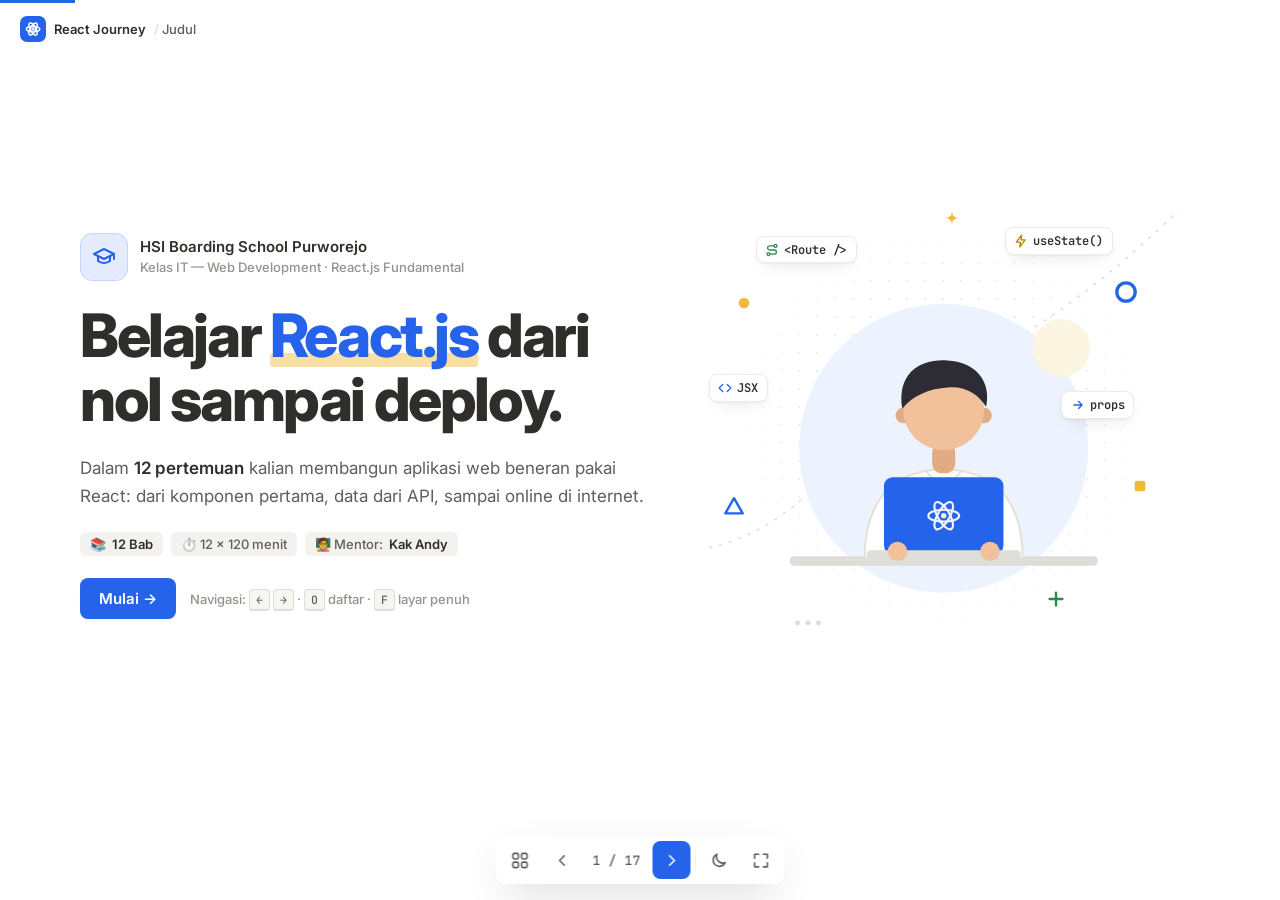
<file: react-journey/intro-slides.html>
<!doctype html>
<html lang="id">
<head>
<meta charset="utf-8">
<meta name="viewport" content="width=device-width, initial-scale=1">
<title>Intro React Journey · HSI Boarding School</title>
<meta name="theme-color" content="#2563eb">
<link rel="icon" href="favicon.svg" type="image/svg+xml">
<script>var t="light";try{t=localStorage.getItem("hsi-theme")||"light";}catch(e){}document.documentElement.setAttribute("data-theme",t);</script>
<meta name="description" content="Slide pengantar React.js Fundamental — Student Learning Handbook kelas IT HSI Boarding School Purworejo: belajar React dari nol dalam 12 pertemuan.">
<link rel="preconnect" href="https://fonts.googleapis.com">
<link href="https://fonts.googleapis.com/css2?family=Inter:wght@400;500;600;700;800&family=JetBrains+Mono:wght@400;500;600&display=swap" rel="stylesheet">
<style>
/* ===== Token: sama dengan handbook (landing/style.css) ===== */
:root{
  --bg:#ffffff; --bg-side:#f9f8f6; --bg-soft:#f6f5f2; --bg-hover:rgba(55,53,47,.06);
  --text:#2f2e2b; --text-2:#5f5e5a; --muted:#94928d; --border:#ecebe7; --border-2:#dfddd8;
  --blue:#2563eb; --blue-text:#1d4fd7; --blue-bg:#edf3fe;
  --gold:#b7820c; --gold-strong:#f0b93a; --gold-bg:#fcf5e1;
  --green:#2d8a4e; --green-bg:#ecf6ef; --red:#cf4237; --red-bg:#fcefed;
  --teal:#0e8fae; --purple:#7c4dcc; --gray-bg:#f3f2ef;
  --code-bg:#f7f6f3; --code-text:#37352f; --inline-code:#c2410c;
  --on-accent:#ffffff;
  --skin:#f1c19c; --skin-2:#e3ab84; --hair:#2d2b33; --shirt:#ffffff; --shirt-line:#e3e0d8;
  --r-sm:6px; --r:10px; --r-lg:14px;
  --shadow-sm:0 1px 2px rgba(15,15,15,.06);
  --shadow:0 1px 3px rgba(15,15,15,.06),0 6px 20px -8px rgba(15,15,15,.14);
  --shadow-lg:0 14px 44px -12px rgba(15,15,15,.22);
  --font:"Inter",system-ui,-apple-system,"Segoe UI",sans-serif;
  --mono:"JetBrains Mono",ui-monospace,SFMono-Regular,Menlo,monospace;
  color-scheme:light;
}
@media (prefers-color-scheme:dark){
  :root:not([data-theme="light"]){
    --bg:#191919; --bg-side:#202020; --bg-soft:#232323; --bg-hover:rgba(255,255,255,.055);
    --text:#e8e7e4; --text-2:#b9b8b3; --muted:#7f7d79; --border:#2d2d2d; --border-2:#3a3a3a;
    --blue:#6a9cff; --blue-text:#8db3ff; --blue-bg:#1d2738; --gold:#f0c35a; --gold-bg:#33291a;
    --green:#5ec486; --green-bg:#1d2f24; --red:#f07a6e; --red-bg:#3a2220; --teal:#4cc3dc; --purple:#a888f0; --gray-bg:#2a2a2a;
    --code-bg:#232323; --code-text:#e3e2de; --inline-code:#f59e7a; --on-accent:#111111;
    --shirt:#f4f2ed; --shirt-line:#cfcabd;
    --shadow:0 1px 3px rgba(0,0,0,.4),0 6px 20px -8px rgba(0,0,0,.6); --shadow-lg:0 14px 44px -12px rgba(0,0,0,.7);
    color-scheme:dark;
  }
}
:root[data-theme="dark"]{
  --bg:#191919; --bg-side:#202020; --bg-soft:#232323; --bg-hover:rgba(255,255,255,.055);
  --text:#e8e7e4; --text-2:#b9b8b3; --muted:#7f7d79; --border:#2d2d2d; --border-2:#3a3a3a;
  --blue:#6a9cff; --blue-text:#8db3ff; --blue-bg:#1d2738; --gold:#f0c35a; --gold-bg:#33291a;
  --green:#5ec486; --green-bg:#1d2f24; --red:#f07a6e; --red-bg:#3a2220; --teal:#4cc3dc; --purple:#a888f0; --gray-bg:#2a2a2a;
  --code-bg:#232323; --code-text:#e3e2de; --inline-code:#f59e7a; --on-accent:#111111;
  --shirt:#f4f2ed; --shirt-line:#cfcabd;
  --shadow:0 1px 3px rgba(0,0,0,.4),0 6px 20px -8px rgba(0,0,0,.6); --shadow-lg:0 14px 44px -12px rgba(0,0,0,.7);
  color-scheme:dark;
}
*{box-sizing:border-box;margin:0;padding:0}
html,body{height:100%}
body{font-family:var(--font);color:var(--text);background:var(--bg);overflow:hidden;-webkit-font-smoothing:antialiased;transition:background .2s,color .2s}
button{font-family:inherit;cursor:pointer}
a{color:inherit}
code{font-family:var(--mono);font-size:.86em}
p code,li code,small code,.wb small code{background:var(--gray-bg);padding:1px 5px;border-radius:4px;color:var(--inline-code)}

/* ===== Primitives ===== */
.clay-card{background:var(--bg);border:1px solid var(--border);border-radius:var(--r-lg);box-shadow:var(--shadow-sm)}
/* ikon: kotak tint ala Notion page icon */
.clay{
  --s:64px;--c:var(--blue);
  width:var(--s);height:var(--s);flex:0 0 var(--s);border-radius:calc(var(--s)*.26);display:grid;place-items:center;
  background:color-mix(in srgb,var(--c) 13%,var(--bg));color:var(--c);
  box-shadow:inset 0 0 0 1px color-mix(in srgb,var(--c) 16%,transparent);
}
.clay svg{width:50%;height:50%;fill:none;stroke:currentColor;stroke-width:2;stroke-linecap:round;stroke-linejoin:round}
.clay.xs{--s:30px}.clay.sm{--s:38px}.clay.md{--s:48px}.clay.lg{--s:64px}.clay.xl{--s:84px}
.clay.btn{border:0;transition:transform .2s}
.clay.btn:hover{transform:translateY(-2px)}

.cbtn{
  --c:var(--blue);border:1px solid transparent;border-radius:8px;padding:10px 18px;font-weight:600;font-size:15px;color:var(--on-accent);text-decoration:none;
  display:inline-flex;align-items:center;gap:6px;background:var(--c);box-shadow:var(--shadow-sm);transition:filter .15s,transform .15s;
}
.cbtn:hover{filter:brightness(1.08)}.cbtn:active{transform:scale(.97)}
.cbtn:disabled{opacity:.5;cursor:not-allowed;filter:none;transform:none}
.cbtn.sm{padding:6px 12px;font-size:13px;border-radius:6px}
.cbtn.ghost{background:var(--bg);color:var(--text);border-color:var(--border-2)}
.cbtn.ghost:hover{background:var(--bg-hover);filter:none}

.chip{
  --c:var(--blue);display:inline-flex;align-items:center;gap:6px;padding:3px 9px;border-radius:var(--r-sm);font-weight:600;font-size:12.5px;
  color:color-mix(in srgb,var(--c) 78%,var(--text));background:color-mix(in srgb,var(--c) 12%,var(--bg));
  border:0;text-decoration:none;white-space:nowrap;font-family:var(--font);
}
button.chip,a.chip{transition:filter .15s}button.chip:hover,a.chip:hover{filter:brightness(.95)}
.pill{display:inline-flex;gap:6px;align-items:center;padding:4px 10px;border-radius:var(--r-sm);background:var(--gray-bg);font-weight:500;font-size:13px;color:var(--text-2)}
.pill b{color:var(--text);font-weight:600}

/* ===== Deck ===== */
.progress{position:fixed;top:0;left:0;height:3px;background:var(--blue);transition:width .5s cubic-bezier(.22,1,.36,1);z-index:60}
.brand{position:fixed;top:12px;left:16px;z-index:55;display:flex;align-items:center;gap:8px;font-weight:500;font-size:13px;color:var(--muted);
  background:color-mix(in srgb,var(--bg) 88%,transparent);backdrop-filter:blur(8px);padding:4px 10px 4px 4px;border-radius:8px}
.brand .clay{--s:26px;border-radius:7px;--c:var(--blue);background:var(--blue);color:#fff;box-shadow:none}
.brand .clay svg{stroke-width:2.2;width:62%;height:62%}
.brand b{color:var(--text);font-weight:600}
.brand .sep{color:var(--border-2)}
.brand #crumb{color:var(--text-2)}
.deck{position:fixed;inset:0}
.slide{
  position:absolute;inset:0;overflow-y:auto;overflow-x:hidden;padding:64px 24px 112px;
  opacity:0;visibility:hidden;transform:translateY(14px);
  transition:opacity .35s ease,transform .45s cubic-bezier(.22,1,.36,1),visibility .35s;
}
.slide.active{opacity:1;visibility:visible;transform:none}
.slide.left{transform:translateY(-14px)}
.wrap{max-width:1120px;margin:0 auto;min-height:100%;display:flex;flex-direction:column;justify-content:center;gap:26px}
h1{font-size:clamp(34px,5.4vw,60px);font-weight:800;line-height:1.08;letter-spacing:-.04em}
h2{font-size:clamp(26px,3.6vw,40px);font-weight:800;line-height:1.15;letter-spacing:-.03em}
h3{font-size:19px;font-weight:700;letter-spacing:-.01em}
h4{font-size:12px;font-weight:600;text-transform:uppercase;letter-spacing:.06em;color:var(--muted);margin-top:6px}
p{font-size:17px;line-height:1.65;color:var(--text-2)}
p b,li b{color:var(--text);font-weight:600}
/* highlight ala hero handbook: teks biru + stabilo emas */
.grad{color:var(--blue);position:relative;white-space:nowrap;isolation:isolate}
.grad::after{content:"";position:absolute;left:0;right:0;bottom:.06em;height:.24em;background:var(--gold-strong);opacity:.45;z-index:-1;border-radius:3px}
.eyebrow{font-weight:600;color:var(--muted);letter-spacing:.04em;font-size:13px;display:inline-flex;align-items:center;gap:8px}
.eyebrow::before{content:"";width:6px;height:6px;border-radius:2px;background:var(--blue)}
.hint{color:var(--muted);font-weight:500;font-size:13px}
kbd{font:500 11.5px var(--mono);background:var(--bg-soft);padding:2px 6px;border-radius:4px;border:1px solid var(--border-2);border-bottom-width:2px;color:var(--text-2)}

/* cover */
.cover{display:grid;grid-template-columns:1.05fr .95fr;gap:40px;align-items:center}
.cover-logo{display:flex;align-items:center;gap:12px}
.cover-logo b{display:block;font-size:15px;color:var(--text);font-weight:600}
.cover-logo small{font-weight:500;color:var(--muted);font-size:13px}
.cover-meta{display:flex;gap:8px;flex-wrap:wrap}

/* ilustrasi: sama dengan stage hero handbook */
.hero-art{position:relative;aspect-ratio:1/.92;width:100%;max-width:470px;justify-self:center}
.hero-art::before{content:"";position:absolute;inset:2%;
  background-image:radial-gradient(var(--border-2) 1.2px,transparent 1.3px);background-size:18px 18px;
  -webkit-mask-image:radial-gradient(circle at 50% 50%,#000 25%,transparent 70%);mask-image:radial-gradient(circle at 50% 50%,#000 25%,transparent 70%)}
.hero-art .scene{position:absolute;inset:8% 9% 2%}
.hero-art .scene svg{width:100%;height:100%;overflow:visible}
.blob{fill:var(--blue-bg)}.blob-2{fill:var(--gold-bg)}
.skin{fill:var(--skin)}.skin-2{fill:var(--skin-2)}.hair{fill:var(--hair)}
.shirt{fill:var(--shirt);stroke:var(--shirt-line);stroke-width:2}
.desk{fill:var(--border-2)}.laptop-back{fill:var(--blue)}.laptop-base{fill:var(--border-2)}
.head-bob{animation:bob 3.4s ease-in-out infinite;transform-box:fill-box;transform-origin:50% 100%}
.hand-l{animation:type .45s ease-in-out infinite alternate}
.hand-r{animation:type .45s .22s ease-in-out infinite alternate}
.logo-spin{animation:spin 10s linear infinite;transform-box:fill-box;transform-origin:center}
@keyframes type{to{transform:translateY(-4px)}}
@keyframes bob{0%,100%{transform:rotate(0)}50%{transform:rotate(-3deg) translateY(-1px)}}
@keyframes spin{to{transform:rotate(360deg)}}
.floaters{position:absolute;inset:0;pointer-events:none}
.fl{position:absolute;left:var(--x);top:var(--y);color:var(--c,var(--blue));animation:drift var(--d,6s) ease-in-out var(--delay,0s) infinite alternate}
.fl>svg{width:var(--s,22px);height:var(--s,22px);display:block}
@keyframes drift{from{transform:translate(0,0) rotate(0deg)}to{transform:translate(var(--tx,0px),var(--ty,-14px)) rotate(var(--rot,20deg))}}
.fl.chip{display:inline-flex;align-items:center;gap:.3rem;padding:.3rem .55rem;border-radius:8px;background:var(--bg);
  border:1px solid var(--border);box-shadow:var(--shadow);font:600 12px var(--mono);color:var(--text);--rot:0deg}
.fl.chip svg{width:14px;height:14px;color:var(--c,var(--blue));fill:none;stroke:currentColor;stroke-width:2.2;stroke-linecap:round;stroke-linejoin:round}
.plane{position:absolute;left:0;top:0;width:26px;color:var(--blue);animation:fly 12s linear infinite;opacity:0}
.plane svg{width:26px;height:26px;display:block}
@keyframes fly{0%{transform:translate(-20px,300px) rotate(-10deg);opacity:0}8%{opacity:1}45%{transform:translate(180px,150px) rotate(-22deg)}90%{opacity:1}100%{transform:translate(440px,-20px) rotate(-30deg);opacity:0}}
.trail{position:absolute;inset:0;width:100%;height:100%;pointer-events:none}
.trail path{fill:none;stroke:var(--border-2);stroke-width:1.5;stroke-dasharray:3 7;animation:dash 18s linear infinite}
@keyframes dash{to{stroke-dashoffset:-400}}

/* welcome */
.stats{display:grid;grid-template-columns:repeat(3,1fr);border:1px solid var(--border);border-radius:var(--r-lg);overflow:hidden}
.stat{padding:18px 20px;display:flex;gap:14px;align-items:center;border:0;border-right:1px solid var(--border);border-radius:0;box-shadow:none}
.stat:last-child{border-right:0}
.stat b{display:block;font-size:34px;font-weight:800;letter-spacing:-.03em;line-height:1.05;color:var(--text)}
.stat span{font-weight:500;font-size:14px;color:var(--muted)}
.quote{padding:16px 20px;border-radius:var(--r-sm);background:var(--bg);border-left:3px solid var(--text);
  font-size:18px;font-weight:500;color:var(--text);line-height:1.55}

/* grids */
.two{display:grid;grid-template-columns:1fr 1fr;gap:24px}
.box{padding:24px;display:flex;flex-direction:column;gap:14px;min-width:0}
.box ul,.box ol{list-style:none;display:flex;flex-direction:column;gap:9px}
.box li{font-size:15.5px;line-height:1.55;color:var(--text-2);padding-left:22px;position:relative}
.box ul li::before{content:"";position:absolute;left:6px;top:.62em;width:6px;height:6px;border-radius:50%;background:var(--dot,var(--text))}
.row{display:flex;gap:14px;align-items:center;flex-wrap:wrap}
.steps{counter-reset:st}
.steps li{padding-left:36px!important;min-height:26px}
.steps li::before{counter-increment:st;content:counter(st);position:absolute;left:0;top:0;width:24px;height:24px;border-radius:6px;display:grid;place-items:center;
  font-weight:600;font-size:12.5px;color:var(--blue-text);background:var(--blue-bg)}

/* wireframe */
.wire{display:grid;grid-template-columns:170px minmax(0,1fr);gap:10px;padding:16px;background:var(--bg-side)}
.wire-main{display:grid;gap:10px;grid-template-columns:repeat(6,minmax(0,1fr))}
.wb{--c:var(--muted);border:1px dashed color-mix(in srgb,var(--c) 55%,transparent);background:color-mix(in srgb,var(--c) 7%,var(--bg));border-radius:var(--r);
  padding:10px 12px;display:flex;flex-direction:column;gap:6px;align-items:flex-start;font-weight:600;font-size:13.5px;color:var(--text);min-height:64px;min-width:0}
.wb small{font-weight:500;color:var(--muted);font-size:12px}
.wb .cmp{overflow-wrap:anywhere;font:500 12px var(--mono);color:color-mix(in srgb,var(--c) 80%,var(--text))}
.wb .chips{display:flex;gap:5px;flex-wrap:wrap}
.wb .chip{padding:2px 8px;font-size:11.5px}
.s6{grid-column:span 6}.s4{grid-column:span 4}.s3{grid-column:span 3}.s2{grid-column:span 2}
.wire-side{min-height:100%}

/* code: blok kode ala Notion */
.code-card{background:var(--code-bg);border:1px solid var(--border);border-radius:var(--r);overflow:hidden;min-width:0}
.code-top{display:flex;justify-content:space-between;align-items:center;gap:8px;padding:9px 12px 0 14px;color:var(--muted);font:500 12px var(--mono)}
.dots{display:flex;gap:5px;margin-right:8px}.dots i{width:9px;height:9px;border-radius:50%;background:var(--border-2)}
.code-card pre{padding:10px 16px 16px;overflow:auto;max-height:300px}
.code-card.tall pre{max-height:420px}
.code-card code{font:400 13px/1.7 var(--mono);color:var(--code-text);white-space:pre}
.copy{background:var(--bg);color:var(--text-2);border:1px solid var(--border-2);border-radius:var(--r-sm);padding:3px 9px;font-weight:500;font-size:12px}
.copy:hover{background:var(--bg-hover)}
.mini{background:var(--code-bg);border:1px solid var(--border);border-radius:var(--r-sm);padding:10px 12px;overflow:auto}
.mini code{font:400 12.5px/1.6 var(--mono);color:var(--code-text);white-space:pre}
/* callout ala Notion */
.key-note{--c:var(--blue);display:flex;gap:12px;align-items:center;padding:12px 14px;border-radius:var(--r-sm);
  background:color-mix(in srgb,var(--c) 9%,var(--bg))}
.key-note p{font-size:15px;color:var(--text);line-height:1.55}

/* tools */
.tools{display:grid;grid-template-columns:repeat(2,minmax(0,1fr));gap:8px}
.tool{display:flex;gap:10px;align-items:center;background:var(--bg);padding:8px 10px;border-radius:var(--r);min-width:0;border:1px solid var(--border)}
.tool b{display:block;font-size:14.5px;font-weight:600}
.tool small{display:block;color:var(--muted);font-size:12.5px}

/* roadmap */
.road{display:grid;grid-template-columns:repeat(4,minmax(0,1fr));gap:14px}
.phase-col{padding:16px;display:flex;flex-direction:column;gap:8px;min-width:0;text-align:left;font:inherit;color:var(--text);transition:box-shadow .2s,transform .2s,border-color .2s;
  border-top:3px solid var(--c,var(--blue))}
.phase-col:hover{transform:translateY(-3px);box-shadow:var(--shadow);border-color:var(--border-2);border-top-color:var(--c,var(--blue))}
.phase-col .ph-h{display:flex;gap:10px;align-items:center;margin-bottom:4px}
.phase-col .ph-h small{display:block;font-weight:500;color:var(--muted);font-size:12px}
.phase-col .ph-h b{font-size:16px;font-weight:700;line-height:1.2}
.meet-mini{display:flex;gap:10px;align-items:center;border-radius:var(--r-sm);padding:6px 8px;font-weight:500;font-size:13.5px;line-height:1.35;color:var(--text)}
.meet-mini:hover{background:var(--bg-hover)}
.meet-mini em{font-style:normal;font:600 11.5px var(--mono);color:var(--c);flex:0 0 auto}
.ms{--c:var(--gold);display:flex;gap:8px;align-items:center;padding:8px 10px;border-radius:var(--r-sm);font-weight:600;font-size:13px;
  background:color-mix(in srgb,var(--c) 11%,var(--bg));color:var(--text);margin-top:auto}

/* phase slide */
.lib{display:grid;grid-template-columns:1fr 1.08fr;gap:32px;align-items:start}
.lib-info{display:flex;flex-direction:column;gap:14px;padding-top:4px;min-width:0}
.lib-head{display:flex;gap:18px;align-items:center}
.lib-head .tag{font-size:16px;color:var(--muted);margin-top:2px}
.lib-num{font-weight:600;color:var(--muted);font-size:13px;letter-spacing:.04em}
.desc{font-size:17px}
.meets{list-style:none;display:flex;flex-direction:column;gap:2px;border:1px solid var(--border);border-radius:var(--r-lg);padding:6px}
.meets li{display:flex;gap:12px;align-items:flex-start;padding:10px;border-radius:var(--r)}
.meets li:hover{background:var(--bg-hover)}
.meets li b{display:block;font-size:15px;font-weight:600}
.meets li small{display:block;font-size:13.5px;color:var(--text-2);line-height:1.5;margin-top:2px}
.lib-side{display:flex;flex-direction:column;gap:18px;min-width:0}

/* stage / demo: mirip kartu preview demo di handbook */
.stage{position:relative;padding:44px 20px 20px;min-height:250px;display:flex;flex-direction:column;align-items:center;justify-content:center;gap:12px;text-align:center;min-width:0;
  background-image:radial-gradient(var(--border) 1px,transparent 1.2px);background-size:16px 16px;background-color:var(--bg)}
.stage small{color:var(--muted);font-size:12.5px}
.stage .err{color:var(--red);font-weight:600}
.stage-label{position:absolute;top:0;left:0;right:0;padding:8px 14px;font:500 11.5px var(--mono);color:var(--muted);text-align:left;
  border-bottom:1px solid var(--border);background:var(--bg-side);border-radius:var(--r-lg) var(--r-lg) 0 0;display:flex;align-items:center;gap:6px}
.stage-label::before{content:"";width:7px;height:7px;border-radius:50%;background:var(--green)}
.spinner{width:34px;height:34px;border-radius:50%;border:3px solid var(--border);border-top-color:var(--blue);animation:spin .8s linear infinite}
.rd{width:100%;display:flex;flex-direction:column;gap:12px;align-items:center}
.big-num{font-size:60px;font-weight:800;letter-spacing:-.04em;line-height:1;color:var(--text)}
.seg{display:inline-flex;gap:2px;padding:3px;border-radius:8px;background:var(--gray-bg)}
.seg button{border:0;background:transparent;padding:5px 12px;border-radius:6px;font-weight:500;font-size:13px;color:var(--text-2)}
.seg button.on{background:var(--bg);color:var(--text);box-shadow:var(--shadow-sm)}
.cards{display:grid;grid-template-columns:repeat(2,minmax(0,1fr));gap:8px;width:100%}
.scard{display:flex;gap:10px;align-items:center;background:var(--bg);border:1px solid var(--border);border-radius:var(--r);padding:8px 10px;text-align:left;min-width:0}
.scard .av{width:34px;height:34px;flex:0 0 34px;border-radius:50%;display:grid;place-items:center;color:var(--blue-text);font-weight:700;font-size:14px;background:var(--blue-bg)}
.scard b{display:block;font-size:13.5px;font-weight:600}
.scard small{display:block;font-size:12px}
.badge{font-size:11px;font-weight:600;padding:1px 7px;border-radius:4px;background:var(--green-bg);color:var(--green);margin-left:auto}
.demo-input{flex:1;min-width:0;padding:8px 11px;border-radius:var(--r-sm);border:1px solid var(--border-2);font:500 14.5px var(--font);background:var(--bg);color:var(--text);outline:0}
.demo-input:focus{border-color:var(--blue);box-shadow:0 0 0 3px color-mix(in srgb,var(--blue) 20%,transparent)}
.form-row{display:flex;gap:8px;width:100%}
.tasks{list-style:none;display:flex;flex-direction:column;gap:2px;width:100%;text-align:left;border:1px solid var(--border);border-radius:var(--r);padding:4px;background:var(--bg)}
.tasks li{display:flex;gap:10px;align-items:center;border-radius:var(--r-sm);padding:6px 8px;font-weight:500;font-size:14px}
.tasks li:hover{background:var(--bg-hover)}
.tasks li.done span{text-decoration:line-through;color:var(--muted)}
.tasks li span{flex:1;min-width:0}
.tasks input{width:16px;height:16px;accent-color:var(--blue)}
.icon-x{border:0;background:transparent;border-radius:var(--r-sm);padding:2px 8px;font-weight:600;color:var(--muted)}
.icon-x:hover{background:var(--red-bg);color:var(--red)}
.users{display:flex;flex-direction:column;gap:6px;width:100%;text-align:left}
.pipeline{display:flex;flex-direction:column;gap:6px;width:100%;max-width:420px;text-align:left}
.pipe{display:flex;gap:10px;align-items:center;padding:7px 10px;border-radius:var(--r-sm);background:var(--bg);border:1px solid var(--border);font:500 13px var(--mono);color:var(--muted);transition:background .3s,color .3s}
.pipe i{width:20px;height:20px;flex:0 0 20px;border-radius:5px;display:grid;place-items:center;font-style:normal;font-size:11px;background:var(--gray-bg)}
.pipe.run{color:var(--text);background:var(--gold-bg)}.pipe.run i{background:var(--gold-strong)}
.pipe.ok{color:var(--text);background:var(--green-bg)}.pipe.ok i{background:var(--green);color:var(--on-accent)}
.live{font:500 13.5px var(--mono);color:var(--green);background:var(--green-bg);padding:6px 12px;border-radius:var(--r-sm)}

/* flow steps */
.wsteps{display:grid;grid-template-columns:repeat(7,minmax(0,1fr));gap:8px}
.wstep{background:var(--bg);border:1px solid var(--border);border-radius:var(--r);padding:10px 12px;display:flex;flex-direction:column;gap:4px;min-width:0}
.wstep em{font-style:normal;font:600 11.5px var(--mono);color:var(--blue)}
.wstep b{font-size:13.5px;font-weight:600;line-height:1.25}
.wstep small{font-size:12px;color:var(--muted);line-height:1.4}

/* jebakan */
.traps{display:grid;grid-template-columns:repeat(auto-fit,minmax(300px,1fr));gap:16px}
.trap{padding:18px;display:flex;flex-direction:column;gap:10px;min-width:0}
.trap-h{display:flex;gap:10px;align-items:center}
.trap-h h3{font-size:16.5px}
.trap p{font-size:14.5px}

/* ai */
.ai3{display:grid;grid-template-columns:repeat(3,minmax(0,1fr));gap:16px}
.ai3 .box{--dot:var(--c);border-top:3px solid var(--c)}
.ai3 .box h3{color:var(--text)}
.golden{display:flex;gap:14px;align-items:center;padding:16px 20px;border-radius:var(--r-sm);background:var(--gold-bg)}
.golden p{font-size:18px;font-weight:600;color:var(--text)}

/* penilaian */
.bar-row{display:flex;flex-direction:column;gap:6px}
.bar-row .lbl{display:flex;justify-content:space-between;font-weight:500;font-size:14.5px}
.meter{height:8px;border-radius:999px;background:var(--gray-bg);overflow:hidden}
.meter i{display:block;height:100%;width:0;background:var(--blue);border-radius:999px;transition:width .6s cubic-bezier(.22,1,.36,1)}
.levels{display:grid;grid-template-columns:repeat(2,minmax(0,1fr));gap:8px}
.lvl{background:var(--bg);border:1px solid var(--border);border-radius:var(--r);padding:10px 12px}
.lvl b{display:block;font-size:15px;font-weight:600}
.lvl em{font-style:normal;font:600 11.5px var(--mono);color:var(--gold)}
.lvl small{display:block;font-size:13px;color:var(--muted);line-height:1.45;margin-top:2px}

/* quiz */
.quiz{padding:28px;display:flex;flex-direction:column;gap:18px;max-width:780px;width:100%;margin:0 auto}
.qtext{font-size:21px;font-weight:700;color:var(--text);letter-spacing:-.01em}
.opts{display:grid;grid-template-columns:repeat(auto-fit,minmax(220px,1fr));gap:10px}
.opt{display:flex;align-items:center;gap:12px;padding:10px 12px;border:1px solid var(--border);border-radius:var(--r);background:var(--bg);font-weight:500;font-size:15px;color:var(--text);text-align:left;transition:background .15s,border-color .15s}
.opt code{font-size:13px;background:none;padding:0;color:var(--text)}
.opt:hover{background:var(--bg-hover);border-color:var(--border-2)}
.opt.right{background:var(--green-bg);border-color:var(--green)}
.opt.wrong{background:var(--red-bg);border-color:var(--red)}
.qfoot{display:flex;justify-content:space-between;align-items:center;gap:12px;flex-wrap:wrap}
.qfeedback{font-weight:600;min-height:24px}

/* checklist: to-do block ala Notion */
.checks{display:flex;flex-direction:column;gap:0}
.check{display:flex;gap:10px;align-items:center;padding:6px 8px;border-radius:var(--r-sm);font-weight:400;font-size:15px;cursor:pointer;color:var(--text)}
.check:hover{background:var(--bg-hover)}
.check input{appearance:none;-webkit-appearance:none;width:17px;height:17px;flex:0 0 17px;border-radius:3px;border:1.5px solid var(--text-2);cursor:pointer;display:grid;place-items:center;background:var(--bg)}
.check input:checked{background:var(--blue);border-color:var(--blue)}
.check input:checked::after{content:"✓";color:var(--on-accent);font-weight:800;font-size:12px;line-height:1}
.check:has(input:checked) span{color:var(--muted);text-decoration:line-through}

/* penutup */
.docs{display:grid;grid-template-columns:repeat(auto-fit,minmax(230px,1fr));gap:12px}
.doc{padding:14px;display:flex;gap:12px;align-items:center;min-width:0;text-decoration:none;transition:box-shadow .2s,transform .2s}
.doc:hover{box-shadow:var(--shadow);transform:translateY(-2px)}
.doc b{display:block;font-size:15px;font-weight:600}
.doc p{font-size:13.5px;line-height:1.4}

/* nav */
.nav{position:fixed;left:50%;bottom:16px;transform:translateX(-50%);display:flex;align-items:center;gap:4px;padding:5px;border-radius:12px;z-index:50;
  background:color-mix(in srgb,var(--bg) 92%,transparent);backdrop-filter:blur(10px);box-shadow:var(--shadow-lg)}
.nav .nbtn{width:38px;height:38px;border-radius:8px;border:0;display:grid;place-items:center;color:var(--text-2);background:transparent;transition:background .15s}
.nav .nbtn:hover{background:var(--bg-hover);color:var(--text)}
.nav .nbtn svg{width:19px;height:19px;fill:none;stroke:currentColor;stroke-width:2;stroke-linecap:round;stroke-linejoin:round}
.nav .nbtn.primary{background:var(--blue);color:var(--on-accent)}
.nav .nbtn.primary:hover{filter:brightness(1.08)}
.counter{font:500 13px var(--mono);min-width:64px;text-align:center;color:var(--text-2)}
.nav .sep{width:1px;height:22px;background:var(--border)}
.ico-sun{display:none}
:root[data-theme="dark"] .ico-sun{display:block}:root[data-theme="dark"] .ico-moon{display:none}

.overview{position:fixed;inset:0;z-index:70;background:color-mix(in srgb,var(--bg) 97%,transparent);backdrop-filter:blur(6px);padding:40px 24px;overflow:auto;display:none}
.overview.open{display:block}
.ov-grid{max-width:1120px;margin:20px auto 0;display:grid;grid-template-columns:repeat(auto-fill,minmax(210px,1fr));gap:10px}
.ov-item{padding:12px;text-align:left;display:flex;gap:10px;align-items:center;font-weight:500;font-size:14px;color:var(--text);border-radius:var(--r)}
.ov-item:hover{background:var(--bg-hover)}
.ov-item.cur{border-color:var(--blue);box-shadow:0 0 0 1px var(--blue)}
.ov-head{max-width:1120px;margin:0 auto;display:flex;justify-content:space-between;align-items:center}

@media (max-width:1000px){
  .road{grid-template-columns:repeat(2,minmax(0,1fr))}
  .wsteps{grid-template-columns:repeat(4,minmax(0,1fr))}
}
@media (max-width:860px){
  .cover,.two,.lib,.ai3{grid-template-columns:1fr}
  .hero-art{max-width:380px;order:-1}
  .stats{grid-template-columns:1fr}
  .stat{padding:14px 16px;border-right:0;border-bottom:1px solid var(--border)}
  .stat:last-child{border-bottom:0}
  .slide{padding:56px 16px 112px}
  .lib-head{gap:14px}
  .lib-head .clay.xl{--s:64px}
  .wrap{justify-content:flex-start}
  .wire{grid-template-columns:1fr;padding:12px}
  .wire-main{grid-template-columns:repeat(2,minmax(0,1fr))}
  .wire-main>*{grid-column:span 2}
  .wire-main>.kp{grid-column:span 1}
  .wire-main>.kp:last-of-type{grid-column:span 2}
  .road,.tools,.cards,.levels{grid-template-columns:minmax(0,1fr)}
  .wsteps{grid-template-columns:repeat(2,minmax(0,1fr))}
  .stage{padding:44px 12px 16px}
  .brand .crumb-wrap{display:none}
  .box{padding:18px}
  .quiz{padding:18px}
  .code-card pre{padding:10px 12px 14px}
  .fl.chip{font-size:11px}
}
@media (prefers-reduced-motion:reduce){*{animation:none!important;transition:none!important}}
</style>
</head>
<body>
<div class="progress" id="progress"></div>
<div class="brand"><span class="clay"><svg viewBox="0 0 24 24"><circle cx="12" cy="12" r="1.6"/><ellipse cx="12" cy="12" rx="10" ry="4.2"/><ellipse cx="12" cy="12" rx="10" ry="4.2" transform="rotate(60 12 12)"/><ellipse cx="12" cy="12" rx="10" ry="4.2" transform="rotate(120 12 12)"/></svg></span><b>React Journey</b><span class="crumb-wrap"><span class="sep">/</span> <span id="crumb">Intro</span></span></div>
<main class="deck" id="deck"></main>

<nav class="nav" aria-label="Navigasi slide">
  <button class="nbtn" id="btnOverview" title="Daftar slide (O)" aria-label="Daftar slide"><svg viewBox="0 0 24 24"><rect x="3" y="3" width="7" height="7" rx="2"/><rect x="14" y="3" width="7" height="7" rx="2"/><rect x="3" y="14" width="7" height="7" rx="2"/><rect x="14" y="14" width="7" height="7" rx="2"/></svg></button>
  <button class="nbtn" id="btnPrev" title="Sebelumnya (←)" aria-label="Slide sebelumnya"><svg viewBox="0 0 24 24"><path d="M15 6l-6 6 6 6"/></svg></button>
  <span class="counter" id="counter">1 / 1</span>
  <button class="nbtn primary" id="btnNext" title="Berikutnya (→)" aria-label="Slide berikutnya"><svg viewBox="0 0 24 24"><path d="M9 6l6 6-6 6"/></svg></button>
  <span class="sep"></span>
  <button class="nbtn" id="btnTheme" title="Ganti tema (T)" aria-label="Ganti tema"><svg class="ico-moon" viewBox="0 0 24 24"><path d="M20 14.5A8 8 0 0 1 9.5 4a8 8 0 1 0 10.5 10.5z"/></svg><svg class="ico-sun" viewBox="0 0 24 24"><circle cx="12" cy="12" r="4"/><path d="M12 2v2M12 20v2M4.9 4.9l1.4 1.4M17.7 17.7l1.4 1.4M2 12h2M20 12h2M4.9 19.1l1.4-1.4M17.7 6.3l1.4-1.4"/></svg></button>
  <button class="nbtn" id="btnFull" title="Layar penuh (F)" aria-label="Layar penuh"><svg viewBox="0 0 24 24"><path d="M4 9V4h5M20 9V4h-5M4 15v5h5M20 15v5h-5"/></svg></button>
</nav>

<div class="overview" id="overview">
  <div class="ov-head"><h2>Daftar Slide</h2><button class="cbtn ghost" id="ovClose">Tutup ✕</button></div>
  <div class="ov-grid" id="ovGrid"></div>
</div>

<script>
/* ===================== IKON (SVG glyph) ===================== */
const ICONS = {
  atom:'<circle cx="12" cy="12" r="1.6"/><ellipse cx="12" cy="12" rx="10" ry="4.2"/><ellipse cx="12" cy="12" rx="10" ry="4.2" transform="rotate(60 12 12)"/><ellipse cx="12" cy="12" rx="10" ry="4.2" transform="rotate(120 12 12)"/>',
  rocket:'<path d="M5 15c-1.5 1.3-2 5-2 5s3.7-.5 5-2"/><path d="M9 15l-3-3c1.5-4.5 5.5-8.5 13-9-.5 7.5-4.5 11.5-9 13z"/><circle cx="14.5" cy="9.5" r="1.6"/>',
  puzzle:'<path d="M19.4 14.5a2.5 2.5 0 1 0 0-5H18V6a2 2 0 0 0-2-2h-3.5v1.4a2.5 2.5 0 1 1-5 0V4H4v4.5h1.4a2.5 2.5 0 1 1 0 5H4V20h3.5v-1.4a2.5 2.5 0 1 1 5 0V20H16a2 2 0 0 0 2-2v-3.5z"/>',
  users:'<circle cx="9" cy="8" r="3.5"/><path d="M2.5 20a6.5 6.5 0 0 1 13 0"/><path d="M16 4.6a3.5 3.5 0 0 1 0 6.8M18 14a6.5 6.5 0 0 1 3.5 6"/>',
  zap:'<path d="M13 2L4 14h7l-1 8 9-12h-7z"/>',
  form:'<rect x="5" y="4" width="14" height="17" rx="2.5"/><path d="M9 2.5h6v3H9z"/><path d="M9 11h6M9 15h4"/>',
  listcheck:'<path d="M3 6l2 2 3.5-3.5M3 13l2 2 3.5-3.5"/><path d="M12 6.5h9M12 13.5h9M4 19.5h17"/>',
  globe:'<circle cx="12" cy="12" r="9"/><path d="M3 12h18"/><path d="M12 3a14 14 0 0 1 0 18M12 3a14 14 0 0 0 0 18"/>',
  route:'<circle cx="6" cy="19" r="2.5"/><circle cx="18" cy="5" r="2.5"/><path d="M8.5 19H16a3.5 3.5 0 0 0 0-7H8a3.5 3.5 0 0 1 0-7h7.5"/>',
  database:'<ellipse cx="12" cy="5.5" rx="8" ry="3"/><path d="M4 5.5v13c0 1.7 3.6 3 8 3s8-1.3 8-3v-13"/><path d="M4 12c0 1.7 3.6 3 8 3s8-1.3 8-3"/>',
  palette:'<path d="M12 3a9 9 0 0 0 0 18c1.4 0 2-1 2-2 0-1.5-1.2-1.7-1.2-3 0-1 .8-1.8 1.8-1.8H17a4 4 0 0 0 4-4C21 6.4 17 3 12 3z"/><circle cx="7.5" cy="11" r="1.2"/><circle cx="10" cy="7" r="1.2"/><circle cx="15" cy="7" r="1.2"/>',
  trophy:'<path d="M8 4h8v5a4 4 0 0 1-8 0z"/><path d="M8 6H4.5a3 3 0 0 0 3.5 4M16 6h3.5a3 3 0 0 1-3.5 4"/><path d="M12 13v4M8.5 20.5h7M10 17h4v3.5h-4z"/>',
  cloudup:'<path d="M7 18a4.5 4.5 0 0 1-.6-9A6 6 0 0 1 18 8.5a4 4 0 0 1-.5 9.5H16"/><path d="M12 20v-8M9 14.5l3-3 3 3"/>',
  code:'<path d="M8 6l-6 6 6 6M16 6l6 6-6 6"/>',
  layers:'<path d="M12 3l9 5-9 5-9-5z"/><path d="M3 13l9 5 9-5"/>',
  target:'<circle cx="12" cy="12" r="9"/><circle cx="12" cy="12" r="5"/><circle cx="12" cy="12" r="1.2"/>',
  alert:'<path d="M12 3.5l9 16.5H3z"/><path d="M12 10v4.5M12 17.3h.01"/>',
  check:'<rect x="3" y="3" width="18" height="18" rx="4"/><path d="M8 12.5l2.7 2.7L16 9.5"/>',
  book:'<path d="M4 5.5A2.5 2.5 0 0 1 6.5 3H20v14H6.5A2.5 2.5 0 0 0 4 19.5z"/><path d="M4 19.5A2.5 2.5 0 0 0 6.5 22H20v-5"/>',
  question:'<circle cx="12" cy="12" r="9"/><path d="M9.5 9.3a2.6 2.6 0 1 1 3.7 2.4c-.7.3-1.2 1-1.2 1.8v.3"/><path d="M12 17.3h.01"/>',
  monitor:'<rect x="3" y="4" width="18" height="12" rx="2.5"/><path d="M8 20h8M12 16v4"/>',
  terminal:'<rect x="3" y="4" width="18" height="16" rx="3"/><path d="M7 9l3 3-3 3M12.5 15H17"/>',
  folder:'<path d="M3 7a2 2 0 0 1 2-2h4l2 2.5h8a2 2 0 0 1 2 2V18a2 2 0 0 1-2 2H5a2 2 0 0 1-2-2z"/>',
  sparkles:'<path d="M12 3l1.8 5.2L19 10l-5.2 1.8L12 17l-1.8-5.2L5 10l5.2-1.8z"/><path d="M19 15l.8 2.2L22 18l-2.2.8L19 21l-.8-2.2L16 18l2.2-.8z"/>',
  award:'<circle cx="12" cy="9" r="6"/><path d="M8.5 14L7 22l5-3 5 3-1.5-8"/>',
  chart:'<path d="M3 21h18"/><path d="M6 17v-6M11 17V5M16 17v-9M20.5 17v-4"/>',
  git:'<circle cx="6" cy="5.5" r="2.3"/><circle cx="6" cy="18.5" r="2.3"/><circle cx="18" cy="8" r="2.3"/><path d="M6 8v8M18 10.3c0 4-6 3-11 6.5"/>',
  package:'<path d="M12 2.8l8.5 4.6v9.2L12 21.2l-8.5-4.6V7.4z"/><path d="M3.5 7.4L12 12l8.5-4.6M12 12v9.2"/>',
  wrench:'<path d="M14.7 6.3a4 4 0 0 0 5 5L21 13a6 6 0 0 1-7.6 1.8L6 22l-4-4 7.2-7.4A6 6 0 0 1 11 3l1.7 1.3a4 4 0 0 0 2 2z"/>',
  server:'<rect x="3" y="13" width="18" height="7" rx="2.5"/><path d="M5.5 13L8 5h8l2.5 8"/><path d="M7 16.5h.01M11 16.5h.01"/>',
  school:'<path d="M2 9l10-5 10 5-10 5z"/><path d="M6 11v5c3 2.5 9 2.5 12 0v-5"/><path d="M22 9v5"/>',
  star:'<path d="M12 3l2.7 5.6 6.1.9-4.4 4.3 1 6.1L12 17l-5.4 2.9 1-6.1-4.4-4.3 6.1-.9z"/>',
  shield:'<path d="M12 3l8 3v6c0 4.5-3.4 8-8 9-4.6-1-8-4.5-8-9V6z"/><path d="M8.5 12l2.5 2.5 4.5-5"/>',
  ban:'<circle cx="12" cy="12" r="9"/><path d="M9 9l6 6M15 9l-6 6"/>',
  home:'<path d="M3 11l9-7 9 7"/><path d="M5 10v10h14V10"/><path d="M10 20v-5h4v5"/>',
  compass:'<circle cx="12" cy="12" r="9"/><path d="M15.5 8.5l-2 5-5 2 2-5z"/>',
  arrow:'<path d="M5 12h14M13 6l6 6-6 6"/>',
  link:'<path d="M10 14a4.5 4.5 0 0 0 6.4 0l3-3a4.5 4.5 0 0 0-6.4-6.4l-1 1"/><path d="M14 10a4.5 4.5 0 0 0-6.4 0l-3 3a4.5 4.5 0 0 0 6.4 6.4l1-1"/>'
};
const clay = (icon,color,size='md',extra='') =>
  `<span class="clay ${size} ${extra}" style="--c:${color}"><svg viewBox="0 0 24 24">${ICONS[icon]}</svg></span>`;
const esc = s => String(s).replace(/[&<>"]/g,c=>({'&':'&amp;','<':'&lt;','>':'&gt;','"':'&quot;'}[c]));
/* `kode` -> <code>, **tebal** -> <b> (sama seperti format teks di handbook) */
const fmt = s => esc(s).replace(/`([^`]+)`/g,'<code>$1</code>').replace(/\*\*([^*]+)\*\*/g,'<b>$1</b>');

/* ===================== DATA HANDBOOK ===================== */
const META = {
  school:'HSI Boarding School Purworejo', program:'Kelas IT — Web Development', year:'2026/2027',
  mentor:'Kak Andy', duration:'12 Meetings × 120 Minutes', prereq:'JavaScript Fundamentals'
};

const PHASES = [
 {id:1,key:'phase-1',name:'Foundations',color:'var(--blue)',icon:'layers',meetings:'1–3',topics:'React, JSX, Components, Props',
  tagline:'Membangun UI dari komponen kecil',
  desc:'Kenalan dengan React dan Vite, menulis <b>JSX</b>, memecah halaman menjadi <b>components</b>, lalu membuatnya dinamis dengan <b>props</b>, <code>map()</code>, dan conditional rendering.',
  milestone:'Student Directory', milestoneDesc:'Daftar siswa dari array data, ditampilkan lewat komponen <code>StudentCard</code> yang reusable.',
  demo:'props',
  code:`function StudentCard({ name, kelas, skill }) {
  return (
    <div className="card">
      <h3>{name}</h3>
      <p>Kelas {kelas} · {skill}</p>
    </div>
  );
}

function StudentList({ students }) {
  if (students.length === 0) return <p>Belum ada siswa.</p>;

  return students.map((s) => (
    <StudentCard key={s.id} {...s} />
  ));
}`},
 {id:2,key:'phase-2',name:'Interactivity',color:'var(--gold)',icon:'zap',meetings:'4–6',topics:'Events, State, Forms, CRUD',
  tagline:'UI yang bereaksi terhadap pengguna',
  desc:'Menangani <b>events</b>, menyimpan data yang berubah dengan <code>useState</code>, membuat <b>controlled form</b> dengan validasi, lalu mengelola daftar data lewat <b>CRUD</b> dan lifting state up.',
  milestone:'Task Manager', milestoneDesc:'Tambah, edit, selesaikan, dan hapus tugas — semua dengan update state yang immutable.',
  demo:'tasks',
  code:`const [tasks, setTasks] = useState([]);
const [text, setText] = useState("");

function addTask(e) {
  e.preventDefault();
  if (!text.trim()) return;           // validasi sederhana
  setTasks((prev) => [
    ...prev,
    { id: crypto.randomUUID(), text, done: false },
  ]);
  setText("");
}

const toggle = (id) =>
  setTasks((prev) => prev.map((t) =>
    t.id === id ? { ...t, done: !t.done } : t));

const remove = (id) =>
  setTasks((prev) => prev.filter((t) => t.id !== id));`},
 {id:3,key:'phase-3',name:'Real-World React',color:'var(--green)',icon:'globe',meetings:'7–9',topics:'API, Effects, Router, Local Storage',
  tagline:'Data dari luar, banyak halaman, tetap tersimpan',
  desc:'Mengambil data dari <b>REST API</b> dengan <code>useEffect</code> + <code>fetch</code>, menangani loading &amp; error, membangun navigasi dengan <b>React Router</b>, dan menyimpan data di <b>Local Storage</b> lewat custom hook.',
  milestone:'API Explorer & Notes', milestoneDesc:'Aplikasi yang membaca data API dan catatan siswa yang tidak hilang setelah refresh.',
  demo:'api',
  code:`const [users, setUsers] = useState([]);
const [status, setStatus] = useState("loading");

useEffect(() => {
  async function loadUsers() {
    try {
      const res = await fetch(API_URL);
      if (!res.ok) throw new Error("Gagal memuat");
      setUsers(await res.json());
      setStatus("success");
    } catch {
      setStatus("error");
    }
  }
  loadUsers();
}, []); // [] = jalan sekali saat komponen tampil

if (status === "loading") return <p>Loading...</p>;
if (status === "error") return <p>Terjadi kesalahan.</p>;`},
 {id:4,key:'phase-4',name:'Build & Ship',color:'var(--red)',icon:'rocket',meetings:'10–12',topics:'Tailwind, Integration, Deployment',
  tagline:'Dari localhost ke internet',
  desc:'Mendesain UI responsif dengan <b>Tailwind CSS</b>, merapikan struktur proyek, menggabungkan semua materi menjadi satu <b>Final Project</b>, lalu <b>deploy</b> dan presentasi di Demo Day.',
  milestone:'HSI School Dashboard', milestoneDesc:'Aplikasi lengkap yang online, punya README, dan dipresentasikan 5–7 menit.',
  demo:'deploy',
  code:`// Tailwind: styling langsung lewat className
<div className="grid gap-4 md:grid-cols-3">
  <StatCard title="Total Siswa" value={students.length} />
</div>

# Terminal: cek hasil build sebelum deploy
npm run build     # menghasilkan folder dist/
npm run preview   # coba hasil build di lokal

# Push ke GitHub, lalu import repo di
# Vercel / Netlify -> aplikasi online!`}
];
const PH = id => PHASES.find(p=>p.id===id);

const CHAPTERS = [
  {n:1,p:1,icon:'rocket',t:'Introduction to React & Setup',m:'React Fundamentals',o:'Menjelaskan apa itu React, alasan penggunaannya, dan cara membuat proyek React.'},
  {n:2,p:1,icon:'puzzle',t:'JSX & Components',m:'Building Reusable UI',o:'Menggunakan JSX, membuat functional components, dan menyusun UI dari beberapa komponen.'},
  {n:3,p:1,icon:'users',t:'Props & Dynamic Rendering',m:'Making Components Dynamic',o:'Menggunakan props, menampilkan array, dan conditional rendering.'},
  {n:4,p:2,icon:'zap',t:'Events & useState',m:'Making UI Interactive',o:'Memahami React events, `useState`, dan cara perubahan state memperbarui tampilan.'},
  {n:5,p:2,icon:'form',t:'Forms & Controlled Inputs',m:'Working with User Input',o:'Mengelola form dan input pengguna menggunakan React state.'},
  {n:6,p:2,icon:'listcheck',t:'State Lifting & CRUD',m:'Managing Shared Data',o:'Mengelola daftar data, operasi CRUD, dan berbagi state antarkomponen.'},
  {n:7,p:3,icon:'globe',t:'API & useEffect',m:'Connecting to External Data',o:'Mengambil data dari API dan menangani loading, success, serta error states.'},
  {n:8,p:3,icon:'route',t:'React Router',m:'Building Multi-Page Experiences',o:'Membangun navigasi antarhalaman menggunakan React Router.'},
  {n:9,p:3,icon:'database',t:'Local Storage & Custom Hooks',m:'Keeping Data After Refresh',o:'Menyimpan data di browser dan memahami reusable logic lewat custom hooks.'},
  {n:10,p:4,icon:'palette',t:'Tailwind CSS & Architecture',m:'Building a Modern Dashboard UI',o:'Membuat UI responsif dan mengorganisasi komponen dengan rapi.'},
  {n:11,p:4,icon:'trophy',t:'Final Project',m:'Integrating Everything',o:'Mengintegrasikan pengetahuan React menjadi satu aplikasi lengkap.'},
  {n:12,p:4,icon:'cloudup',t:'Deployment & Demo Day',m:'From Localhost to the Internet',o:'Mempublikasikan aplikasi dan menjelaskan hasil pengembangannya.'}
];
const pad = n => String(n).padStart(2,'0');

const TOOLS = [
  ['code','var(--blue)','VS Code','Code editor'],
  ['server','var(--green)','Node.js','Runtime untuk tooling'],
  ['package','var(--red)','npm','Package manager'],
  ['zap','var(--purple)','Vite','Frontend build tool'],
  ['wrench','var(--gold)','DevTools','Debugging di browser'],
  ['git','var(--red)','Git & GitHub','Version control']
];

const MISTAKES = [
  {t:'Mutating State Directly',c:'var(--gold)',p:'Mengubah array state langsung tidak memicu re-render dengan benar. Buat array baru.',code:`// ❌
tasks.push(newTask);
setTasks(tasks);

// ✅
setTasks((prev) => [...prev, newTask]);`},
  {t:'Forgetting Keys',c:'var(--blue)',p:'Setiap item hasil <code>map()</code> butuh <code>key</code> yang stabil dan unik.',code:`// ❌
items.map((item) => <p>{item.name}</p>)

// ✅
items.map((item) => (
  <p key={item.id}>{item.name}</p>
))`},
  {t:'Invoking Handler Immediately',c:'var(--red)',p:'Dengan tanda <code>()</code>, fungsi langsung jalan saat render, bukan saat diklik.',code:`// ❌ langsung dipanggil saat render
<button onClick={handleClick()}>

// ✅ dikirim sebagai fungsi
<button onClick={handleClick}>`},
  {t:'Using Props as Mutable Data',c:'var(--green)',p:'Props bersifat read-only. Kirim pembaruan lewat callback ke komponen pemilik state.',code:`// ❌
function Student({ student }) {
  student.name = "Changed";
}

// ✅
<Student onRename={handleRename} />`},
  {t:'Using useEffect for Everything',c:'var(--purple)',p:'Data turunan cukup dihitung saat render. Tidak memerlukan Effect.',code:`// ✅ lebih sederhana, tanpa Effect
const completedTasks = tasks.filter(
  (task) => task.completed
);`}
];

const AI = {
  allowed:['Menjelaskan konsep yang belum dipahami.','Memberikan petunjuk debugging.','Menjelaskan error messages.','Memberikan feedback terhadap kode.','Menyarankan perbaikan readability.','Membantu membaca dokumentasi.'],
  limited:['Generate complete components.','Refactor banyak file sekaligus.','Generate keseluruhan struktur aplikasi.'],
  notAllowed:['Menyerahkan proyek AI sebagai karya pribadi tanpa memahami kode.','Menyalin solusi challenge tanpa mencoba.','Menggunakan AI untuk menghindari proses belajar.','Membagikan data pribadi, password, atau credential ke AI.']
};
const RUBRIC = [['Concept Understanding',25],['Coding Practice & Challenges',30],['Mini Projects',20],['Final Project & Presentation',25]];
const LEVELS = [[90,'🌟','Excellent','Mandiri, memahami konsep, kode rapi'],[80,'🚀','Proficient','Fitur berfungsi, konsep cukup kuat'],[70,'👍','Developing','Sebagian konsep masih perlu latihan'],[0,'🔄','Needs Improvement','Memerlukan pendampingan tambahan']];
const PREREQ = ['`let`, `const`, dan JavaScript data types','Regular functions dan arrow functions','Arrays dan objects','Destructuring dan spread operator','`map()`, `filter()`, dan `find()`','Conditional statements','ES Modules (`import` dan `export`)','Promises dan `async/await`','Dasar HTML, CSS, dan DOM'];
const SETUP = ['Node.js terinstal (cek `node -v`)','VS Code siap dipakai','Git terinstal & akun GitHub aktif'];
const RESOURCES = [
  ['book','var(--blue)','React Docs','Dokumentasi resmi','https://react.dev/learn'],
  ['book','var(--teal)','React Docs (ID)','Bahasa Indonesia','https://id.react.dev/learn'],
  ['zap','var(--purple)','Vite','Build tool','https://vite.dev/guide/'],
  ['package','var(--gold)','Bun','Opsional · runtime & package manager','https://bun.com/docs/installation'],
  ['route','var(--green)','React Router','Navigasi','https://reactrouter.com/start/declarative/installation'],
  ['palette','var(--red)','Tailwind CSS','Styling UI','https://tailwindcss.com/docs/installation/using-vite'],
  ['code','var(--gold)','MDN JavaScript','Referensi JS','https://developer.mozilla.org/en-US/docs/Web/JavaScript'],
  ['git','var(--text-2)','GitHub Docs','Version control & deploy','https://docs.github.com/']
];

/* ===================== KODE PANJANG ===================== */
const CODES = {
vanilla:`const button = document.querySelector("#button");
const counter = document.querySelector("#counter");

let count = 0;

button.addEventListener("click", () => {
  count++;
  counter.textContent = count; // update DOM manual
});`,
react:`import { useState } from "react";

function Counter() {
  const [count, setCount] = useState(0);

  return (
    <button onClick={() => setCount(count + 1)}>
      Count: {count}
    </button>
  );
}

export default Counter;`,
tree:`App
├── Navbar
├── Sidebar
├── Dashboard
│   ├── StatisticsCard
│   ├── StudentList
│   └── TaskList
└── Footer`,
setup:`# 1. Cek versi Node.js & npm
node -v
npm -v

# 2. Buat proyek React dengan Vite
npm create vite@latest hsi-react -- --template react
cd hsi-react
npm install
npm run dev

# 3. Struktur proyek
hsi-react/
├── public/
├── src/
│   ├── assets/
│   ├── App.jsx      <- komponen utama
│   ├── App.css
│   ├── index.css
│   └── main.jsx     <- titik masuk aplikasi
├── index.html
├── package.json
└── vite.config.js`
};

/* ===================== SLIDES ===================== */
const slides = [];
const IDX = {};
const add = (key,s) => {IDX[key]=slides.length;slides.push(s);};
const codeCard = (key,name,tall=false,lang='') => `
  <div class="code-card${tall?' tall':''}">
    <div class="code-top"><span style="display:flex;align-items:center"><span class="dots"><i></i><i></i><i></i></span>${name}</span><button class="copy">Salin</button></div>
    <pre><code data-src="${key}"></code></pre>
  </div>`;
const stage = (demo,color,icon,label='▶ Coba Demo',note='Demo React asli · dimuat dari CDN, butuh internet') => `
  <div class="stage clay-card" data-demo="${demo}">
    <span class="stage-label">Demo langsung · React</span>
    ${clay(icon,color,'md')}
    <button class="cbtn btn-demo" style="--c:${color}">${label}</button>
    <small>${note}</small>
  </div>`;

/* --- Ilustrasi sampul: sama dengan hero handbook (app.js heroStage) --- */
const SHAPES={
  circle:'<svg viewBox="0 0 24 24"><circle cx="12" cy="12" r="9" fill="currentColor"/></svg>',
  ring:'<svg viewBox="0 0 24 24"><circle cx="12" cy="12" r="8.5" fill="none" stroke="currentColor" stroke-width="3"/></svg>',
  square:'<svg viewBox="0 0 24 24"><rect x="4" y="4" width="16" height="16" rx="3.5" fill="currentColor"/></svg>',
  triangle:'<svg viewBox="0 0 24 24"><path d="M12 3.5 21.5 20h-19Z" fill="none" stroke="currentColor" stroke-width="2.6" stroke-linejoin="round"/></svg>',
  plus:'<svg viewBox="0 0 24 24"><path d="M12 3.5v17M3.5 12h17" stroke="currentColor" stroke-width="3.2" stroke-linecap="round"/></svg>',
  dots:'<svg viewBox="0 0 40 12"><circle cx="6" cy="6" r="3.3" fill="currentColor"/><circle cx="20" cy="6" r="3.3" fill="currentColor"/><circle cx="34" cy="6" r="3.3" fill="currentColor"/></svg>',
  spark:'<svg viewBox="0 0 24 24"><path d="M12 1.5Q12 12 22.5 12Q12 12 12 22.5Q12 12 1.5 12Q12 12 12 1.5Z" fill="currentColor"/></svg>'
};
const floaters = list => `<div class="floaters" aria-hidden="true">${list.map(f=>{
  const st=Object.entries(f.v).map(([k,v])=>`--${k}:${v}`).join(';');
  return f.chip
    ? `<span class="fl chip" style="${st}"><svg viewBox="0 0 24 24">${ICONS[f.icon]}</svg>${esc(f.chip)}</span>`
    : `<span class="fl" style="${st}">${SHAPES[f.shape]}</span>`;
}).join('')}</div>`;
const PLANE = `<svg class="trail" viewBox="0 0 460 420" preserveAspectRatio="none" aria-hidden="true"><path d="M-10 330 C 110 310, 150 190, 230 160 S 400 60, 470 -10"/></svg>
  <span class="plane" aria-hidden="true"><svg viewBox="0 0 24 24" fill="none" stroke="currentColor" stroke-width="1.8" stroke-linejoin="round" stroke-linecap="round"><path d="M22 2 15 22l-4-9-9-4Z" fill="var(--bg)"/><path d="M22 2 11 13"/></svg></span>`;
const HERO_SVG = `<svg viewBox="0 0 400 360" role="img" aria-label="Ilustrasi siswa SMA sedang ngoding dengan laptop">
  <circle class="blob" cx="200" cy="190" r="150"/>
  <circle class="blob-2" cx="322" cy="86" r="30"/>
  <rect class="desk" x="40" y="302" width="320" height="10" rx="5"/>
  <path class="shirt" d="M118 304 C118 240 152 212 200 212 C248 212 282 240 282 304 Z"/>
  <path d="M182 214 L200 236 L218 214" fill="none" stroke="var(--shirt-line)" stroke-width="2" stroke-linejoin="round"/>
  <rect class="skin-2" x="188" y="184" width="24" height="32" rx="10"/>
  <g class="head-bob">
    <circle class="skin-2" cx="158" cy="156" r="8"/><circle class="skin-2" cx="242" cy="156" r="8"/>
    <circle class="skin" cx="200" cy="150" r="42"/>
    <path class="hair" d="M157 149 C151 111 177 97 204 99 C232 100 250 120 244 147 C236 134 222 125 204 127 C186 128 168 135 157 149Z"/>
  </g>
  <rect class="laptop-back" x="138" y="220" width="124" height="80" rx="9"/>
  <g class="logo-spin" fill="none" stroke="#fff" stroke-width="2.2" opacity=".95">
    <ellipse cx="200" cy="260" rx="16" ry="6.2"/>
    <ellipse cx="200" cy="260" rx="16" ry="6.2" transform="rotate(60 200 260)"/>
    <ellipse cx="200" cy="260" rx="16" ry="6.2" transform="rotate(120 200 260)"/>
    <circle cx="200" cy="260" r="2.8" fill="#fff" stroke="none"/>
  </g>
  <rect class="laptop-base" x="120" y="296" width="160" height="9" rx="4.5"/>
  <circle class="skin hand-l" cx="152" cy="297" r="10"/>
  <circle class="skin hand-r" cx="248" cy="297" r="10"/>
</svg>`;
const HERO = `<div class="hero-art">${PLANE}<div class="scene">${HERO_SVG}</div>${floaters([
  {shape:'circle',v:{x:'6%',y:'20%',s:'14px',c:'var(--gold-strong)',d:'5s',tx:'6px',ty:'-16px'}},
  {shape:'ring',v:{x:'86%',y:'16%',s:'26px',c:'var(--blue)',d:'7s',rot:'60deg'}},
  {shape:'square',v:{x:'90%',y:'62%',s:'16px',c:'var(--gold-strong)',d:'6s',rot:'90deg',ty:'-18px'}},
  {shape:'triangle',v:{x:'3%',y:'66%',s:'22px',c:'var(--blue)',d:'8s',rot:'-50deg',tx:'8px'}},
  {shape:'plus',v:{x:'72%',y:'88%',s:'18px',c:'var(--green)',d:'5.5s',rot:'90deg'}},
  {shape:'dots',v:{x:'18%',y:'92%',s:'30px',c:'var(--border-2)',d:'9s',ty:'-8px',rot:'0deg'}},
  {shape:'spark',v:{x:'50%',y:'0%',s:'16px',c:'var(--gold-strong)',d:'4s',rot:'45deg',ty:'-10px'}},
  {chip:'JSX',icon:'code',v:{x:'0%',y:'38%',d:'6s',ty:'-12px'}},
  {chip:'useState()',icon:'zap',v:{x:'63%',y:'4%',d:'7s',ty:'12px',c:'var(--gold)'}},
  {chip:'props',icon:'arrow',v:{x:'75%',y:'42%',d:'6.5s',ty:'-12px'}},
  {chip:'<Route />',icon:'route',v:{x:'10%',y:'6%',d:'8s',ty:'10px',c:'var(--green)'}}
])}</div>`;

// 0 Judul
add('judul',{title:'Judul',icon:['atom','var(--teal)'],html:`
<div class="wrap"><div class="cover">
  <div style="display:flex;flex-direction:column;gap:22px">
    <div class="cover-logo">
      ${clay('school','var(--blue)','md')}
      <div><b>${META.school}</b><small>${META.program} · React.js Fundamental</small></div>
    </div>
    <h1>Belajar <span class="grad">React.js</span> dari nol sampai deploy.</h1>
    <p>Dalam <b>12 pertemuan</b> kalian membangun aplikasi web beneran pakai React: dari komponen pertama, data dari API, sampai online di internet.</p>
    <div class="cover-meta">
      <span class="pill">📚 <b>12 Bab</b></span><span class="pill">⏱️ 12 × 120 menit</span><span class="pill">🧑‍🏫 Mentor: <b>${META.mentor}</b></span>
    </div>
    <div class="row"><button class="cbtn" data-goto="welcome">Mulai →</button><span class="hint">Navigasi: <kbd>←</kbd> <kbd>→</kbd> · <kbd>O</kbd> daftar · <kbd>F</kbd> layar penuh</span></div>
  </div>
  ${HERO}
</div></div>`});

// 1 Selamat datang
add('welcome',{title:'Selamat Datang',icon:['school','var(--blue)'],html:`
<div class="wrap">
  <div><span class="eyebrow">Getting Started</span><h2>Welcome, Future React Developer! 🚀</h2>
  <p>Sebelumnya kalian sudah belajar <b>JavaScript Fundamental</b>: variables, functions, arrays, objects, DOM, hingga asynchronous JavaScript. Sekarang kita <b>naik level</b> dengan React, dan mulai belajar <b>berpikir seperti software developer</b>.</p></div>
  <div class="stats">
    <div class="stat clay-card">${clay('book','var(--blue)','md')}<div><b>12</b><span>Chapters</span></div></div>
    <div class="stat clay-card">${clay('zap','var(--gold)','md')}<div><b>24</b><span>Jam belajar</span></div></div>
    <div class="stat clay-card">${clay('trophy','var(--gold)','md')}<div><b>4</b><span>Projects</span></div></div>
  </div>
  <div class="two">
    <div class="box clay-card">
      <h3>Tentang program</h3>
      <ul style="--dot:var(--teal)">
        <li><b>Program:</b> ${META.program}</li>
        <li><b>Tahun ajaran:</b> ${META.year}</li>
        <li><b>Mentor:</b> ${META.mentor}</li>
        <li><b>Durasi:</b> ${META.duration}</li>
        <li><b>Prerequisite:</b> ${META.prereq}</li>
      </ul>
    </div>
    <div class="box clay-card">
      <h3>Pendekatan belajar</h3>
      <p style="font-size:16px">React modern: <b>functional components</b>, JSX, Hooks dasar, Vite, dan praktik pengembangan aplikasi. Diselaraskan dengan dokumentasi resmi React, Vite, React Router, dan Tailwind CSS.</p>
      <p style="font-size:14px;margin-top:8px"><span class="chip" style="--c:var(--green)">🧪 Kode sudah diuji</span> React 19 · React Router · Tailwind CSS 4</p>
      <div class="quote">“Don't just copy the code. Understand how it works, experiment with it, and build something of your own.”</div>
    </div>
  </div>
</div>`});

// 2 Kenapa React
const wb = (cls,label,cmp,sub,color) => `<div class="wb ${cls}" style="--c:${color||'var(--muted)'}"><span>${label}</span>${cmp?`<span class="cmp">&lt;${cmp} /&gt;</span>`:''}${sub?`<small>${sub}</small>`:''}</div>`;
add('kenapa',{title:'Apa itu React?',icon:['puzzle','var(--blue)'],html:`
<div class="wrap">
  <div><span class="eyebrow">1.1 · What is React?</span><h2>React = library untuk membangun <span class="grad">User Interface</span></h2>
  <p>Bayangkan dashboard sekolah. Di HTML biasa semuanya ada di satu dokumen panjang. Dengan React, kita memecahnya menjadi <b>komponen kecil</b> yang punya tampilan dan logikanya sendiri, lalu bisa dipakai ulang.</p></div>
  <div class="two">
    <div class="wire clay-card">
      ${wb('wire-side','🧭 Sidebar','Sidebar','Menu navigasi','var(--green)')}
      <div class="wire-main">
        ${wb('s6','🔝 Navbar','Navbar','','var(--blue)')}
        ${wb('s2 kp','👥 Siswa','StatisticsCard','','var(--gold)')}
        ${wb('s2 kp','📝 Tugas','StatisticsCard','','var(--gold)')}
        ${wb('s2 kp','✅ Selesai','StatisticsCard','','var(--gold)')}
        ${wb('s3','📋 Daftar siswa','StudentList','','var(--teal)')}
        ${wb('s3','🗂️ Daftar tugas','TaskList','','var(--red)')}
        ${wb('s6','⬇️ Footer','Footer','','var(--muted)')}
      </div>
    </div>
    <div style="display:flex;flex-direction:column;gap:20px;min-width:0">
      ${codeCard('tree','component-tree')}
      <div class="key-note">${clay('puzzle','var(--teal)','sm')}<p><b>Build small, combine later.</b> Satu <code>StatisticsCard</code> ditulis sekali, dipakai tiga kali dengan data berbeda.</p></div>
    </div>
  </div>
</div>`});

// 3 React vs Vanilla
add('vanilla',{title:'React vs Vanilla JS',icon:['code','var(--gold)'],html:`
<div class="wrap">
  <div><span class="eyebrow">1.2 · React vs Vanilla JavaScript</span><h2>Dari “ubah DOM” ke “deskripsikan UI”</h2>
  <p>Di Vanilla JS kita mengubah DOM satu per satu. Di React kita <b>mendeskripsikan tampilan berdasarkan data</b>. Saat state berubah, React yang memperbarui tampilan.</p></div>
  <div class="two">
    ${codeCard('vanilla','vanilla.js')}
    ${codeCard('react','Counter.jsx')}
  </div>
  <div class="two">
    <div class="key-note" style="--c:var(--gold);align-self:start">${clay('star','var(--gold)','md')}<p style="font-size:18px"><b>Key Concept: UI = Function of State.</b><br><span style="color:var(--muted);font-size:15px">Kita cukup mengubah data dengan <code>setCount</code>. Tidak ada <code>querySelector</code>, tidak ada <code>textContent</code>.</span></p></div>
    ${stage('counter','var(--gold)','zap','▶ Jalankan Counter')}
  </div>
</div>`});

// 4 Tools & setup
add('tools',{title:'Tools & Setup',icon:['terminal','var(--green)'],html:`
<div class="wrap">
  <div><span class="eyebrow">1.3 – 1.5 · Environment Setup</span><h2>Siapkan alat tempur developer</h2></div>
  <div class="two">
    <div class="box clay-card">
      <div class="row">${clay('wrench','var(--green)','lg')}<div><h3>Development tools</h3><p style="font-size:15px">Yang akan kita pakai setiap pertemuan</p></div></div>
      <div class="tools">${TOOLS.map(([ic,c,n,d])=>`<div class="tool">${clay(ic,c,'sm')}<span style="min-width:0"><b>${n}</b><small>${d}</small></span></div>`).join('')}</div>
      <ol class="steps">
        <li><b>Install</b> Node.js, lalu cek dengan <code>node -v</code>.</li>
        <li><b>Buat proyek</b> dengan <code>npm create vite@latest</code>.</li>
        <li><b>Jalankan</b> <code>npm run dev</code> dan buka alamat lokal di browser.</li>
      </ol>
      <p style="font-size:14px;margin-top:10px"><span class="chip">Opsional</span> Mau lebih cepat? Coba <b>Bun</b>: <code>bun create vite hsi-react --template react</code>, lalu <code>bun install</code> dan <code>bun run dev</code>.</p>
    </div>
    ${codeCard('setup','Terminal',true)}
  </div>
</div>`});

// 5 Peta perjalanan
add('roadmap',{title:'Learning Journey',icon:['compass','var(--gold)'],html:`
<div class="wrap">
  <div><span class="eyebrow">Learning Journey</span><h2>Empat fase, dua belas pertemuan</h2>
  <p>Setiap fase ditutup dengan satu <b>milestone project</b>. Klik fase untuk melihat detailnya.</p></div>
  <div class="road">
    ${PHASES.map(p=>`<button class="phase-col clay-card" style="--c:${p.color}" data-goto="${p.key}">
      <div class="ph-h">${clay(p.icon,p.color,'md')}<div><small>Fase ${p.id} · Meet ${p.meetings}</small><b>${p.name}</b></div></div>
      ${CHAPTERS.filter(c=>c.p===p.id).map(c=>`<div class="meet-mini" style="--c:${p.color}"><em>${pad(c.n)}</em>${c.t}</div>`).join('')}
      <div class="ms">🏆 ${p.milestone}</div>
    </button>`).join('')}
  </div>
</div>`});

// 6..9 Fase
PHASES.forEach(p=>{
  add(p.key,{title:`Fase ${p.id}: ${p.name}`,icon:[p.icon,p.color],html:`
<div class="wrap"><div class="lib">
  <div class="lib-info">
    <span class="lib-num">FASE ${p.id} / ${PHASES.length}</span>
    <div class="lib-head">
      ${clay(p.icon,p.color,'xl')}
      <div><span class="chip" style="--c:${p.color}">Pertemuan ${p.meetings}</span><h2 style="margin-top:8px">${p.name}</h2><p class="tag">${p.tagline}</p></div>
    </div>
    <p class="desc">${p.desc}</p>
    <h4>Pertemuan</h4>
    <ul class="meets">${CHAPTERS.filter(c=>c.p===p.id).map(c=>`<li>${clay(c.icon,p.color,'sm')}<span><b>${pad(c.n)} · ${c.t}</b><small>${fmt(c.o)}</small></span></li>`).join('')}</ul>
    <div class="key-note" style="--c:${p.color}">${clay('trophy',p.color,'sm')}<p><b>Milestone: ${p.milestone}.</b> ${p.milestoneDesc}</p></div>
  </div>
  <div class="lib-side">
    <div class="code-card">
      <div class="code-top"><span style="display:flex;align-items:center"><span class="dots"><i></i><i></i><i></i></span>contoh-fase-${p.id}.jsx</span><button class="copy">Salin</button></div>
      <pre><code class="snippet"></code></pre>
    </div>
    ${stage(p.demo,p.color,p.icon)}
  </div>
</div></div>`,phase:p});
});

// 10 Final project
const fw = (cls,label,sub,phases) => {
  const c = PH(phases[0]).color;
  return `<div class="wb ${cls}" style="--c:${c}"><span>${label}</span>${sub?`<small>${sub}</small>`:''}<span class="chips">${phases.map(id=>{const p=PH(id);return `<button class="chip" style="--c:${p.color}" data-goto="${p.key}">${p.name}</button>`;}).join('')}</span></div>`;
};
const WORKFLOW = [['Planning','Daftar fitur & sketsa tampilan'],['Component Breakdown','Cari komponen reusable'],['Build Static UI','JSX + Tailwind'],['Add Interaction','Props, events, state'],['Connect Data','Dummy data, API, Local Storage'],['Test','Cek setiap fitur manual'],['Refactor','Rapikan kode & struktur']];
add('final',{title:'Final Project',icon:['trophy','var(--gold)'],html:`
<div class="wrap">
  <div><span class="eyebrow">Target Akhir</span><h2>🏆 Final Project: HSI School Dashboard</h2>
  <p>Semua materi bermuara di sini. Tiap bagian dashboard memakai konsep dari fase tertentu. Klik label fase untuk melihat materinya.</p></div>
  <div class="wire clay-card">
    ${fw('wire-side','🧭 Navigation','React Router · active link · halaman 404',[3])}
    <div class="wire-main">
      ${fw('s6','🏠 Dashboard Home','Welcome banner, ringkasan tugas & siswa',[1])}
      ${fw('s2 kp','👥 Total siswa','StatCard + props',[1])}
      ${fw('s2 kp','📝 Total tugas','StatCard + props',[1])}
      ${fw('s2 kp','✅ Tugas selesai','Dihitung dengan filter()',[2])}
      ${fw('s3','🔎 Student Directory','Search, filter kelas, halaman detail',[2,3])}
      ${fw('s3','📋 Task Management','Add, edit, complete, delete + Local Storage',[2,3])}
      ${fw('s6','📱 Responsive & Statistics','Tailwind CSS, mobile-friendly, grafik Chart.js, lalu deploy',[4])}
    </div>
  </div>
  <div>
    <h4 style="margin-bottom:12px">Project workflow</h4>
    <div class="wsteps">${WORKFLOW.map(([t,d],i)=>`<div class="wstep"><em>STEP ${i+1}</em><b>${t}</b><small>${d}</small></div>`).join('')}</div>
  </div>
</div>`});

// 11 Jebakan umum
add('jebakan',{title:'Common Mistakes',icon:['alert','var(--red)'],html:`
<div class="wrap">
  <div><span class="eyebrow">Hati-hati</span><h2>Kesalahan yang sering terjadi</h2><p>Lima jebakan klasik pemula React. Kenali dari sekarang supaya debugging lebih cepat.</p></div>
  <div class="traps">
    ${MISTAKES.map((m,i)=>`<div class="trap clay-card">
      <div class="trap-h">${clay('alert',m.c,'sm')}<div><span class="chip" style="--c:${m.c};padding:3px 10px;font-size:12px">Mistake ${i+1}</span><h3>${m.t}</h3></div></div>
      <p>${m.p}</p>
      <pre class="mini"><code data-mistake="${i}"></code></pre>
    </div>`).join('')}
  </div>
</div>`});

// 12 AI
const aiBox = (title,icon,color,items,note='') => `<div class="box clay-card" style="--c:${color}">
  <div class="row" style="flex-wrap:nowrap">${clay(icon,color,'md')}<h3>${title}</h3></div>
  <ul>${items.map(i=>`<li>${esc(i)}</li>`).join('')}</ul>${note?`<p class="hint">${note}</p>`:''}</div>`;
add('ai',{title:'AI Usage Policy',icon:['sparkles','var(--purple)'],html:`
<div class="wrap">
  <div><span class="eyebrow">AI Usage Policy</span><h2>Belajar bareng AI, dengan aturan</h2>
  <p>AI boleh jadi teman belajar, bukan pengganti proses belajar.</p></div>
  <div class="ai3">
    ${aiBox('Boleh','shield','var(--green)',AI.allowed)}
    ${aiBox('Terbatas','alert','var(--gold)',AI.limited,'Ikuti arahan mentor, dan kalian tetap harus memahami hasilnya.')}
    ${aiBox('Tidak boleh','ban','var(--red)',AI.notAllowed)}
  </div>
  <div class="golden">${clay('star','var(--gold)','md')}<p>“AI can help you write code, but you must be able to explain what your code does.”</p></div>
</div>`});

// 13 Penilaian
add('nilai',{title:'Penilaian',icon:['award','var(--blue)'],html:`
<div class="wrap">
  <div><span class="eyebrow">Assessment</span><h2>Bagaimana kalian dinilai?</h2></div>
  <div class="two">
    <div class="box clay-card">
      <div class="row">${clay('chart','var(--blue)','md')}<h3>Komponen nilai</h3></div>
      ${RUBRIC.map(([n,v])=>`<div class="bar-row"><div class="lbl"><span>${n}</span><span>${v}%</span></div><div class="meter"><i data-w="${v/30*100}"></i></div></div>`).join('')}
      <h4>Target kompetensi</h4>
      <ul style="--dot:var(--gold)">
        <li>Membuat aplikasi React tanpa mengikuti tutorial langkah demi langkah.</li>
        <li>Menjelaskan props, state, dan event handling.</li>
        <li>Melakukan debugging dasar.</li>
        <li>Membuat aplikasi yang interaktif dan responsif.</li>
      </ul>
    </div>
    <div class="box clay-card">
      <div class="row">${clay('star','var(--gold)','md')}<h3>Level pencapaian</h3></div>
      <div class="levels">${LEVELS.map(([min,e,n,d])=>`<div class="lvl"><em>${min?min+'–'+(min===90?100:min+9):'< 70'}</em><b>${e} ${n}</b><small>${d}</small></div>`).join('')}</div>
    </div>
  </div>
</div>`});

// 14 Kuis
const QUIZ = [
  {q:'Komponen induk ingin mengirim nama siswa ke <code>StudentCard</code>. Pakai apa?',a:'Props',opts:['Props','useEffect','Local Storage','React Router']},
  {q:'Angka di tombol harus bertambah setiap diklik dan tampilan ikut berubah.',a:'useState',opts:['Variabel let biasa','useState','document.querySelector','Props']},
  {q:'Array 30 siswa ingin ditampilkan sebagai daftar kartu. Cara yang tepat…',a:'map() + key unik',opts:['for loop + innerHTML','map() + key unik','filter() saja','Copy-paste 30 kartu']},
  {q:'Data siswa harus diambil dari REST API saat halaman pertama kali tampil.',a:'useEffect + fetch',opts:['useEffect + fetch','useState saja','onClick','Tailwind CSS']},
  {q:'Pindah ke halaman <code>/students</code> tanpa reload penuh.',a:'React Router',opts:['location.reload()','React Router','Local Storage','Vite']},
  {q:'Daftar tugas tidak boleh hilang setelah browser di-refresh.',a:'Local Storage',opts:['Props','Local Storage','useEffect saja','Console.log']},
  {q:'Cara yang benar menambah task baru ke state…',a:'setTasks((prev) => [...prev, task])',opts:['tasks.push(task)','setTasks((prev) => [...prev, task])','tasks[0] = task','Ubah lewat props']},
  {q:'Penulisan event handler yang benar adalah…',a:'onClick={handleClick}',opts:['onClick={handleClick()}','onClick={handleClick}','onclick="handleClick"','onClick=handleClick()']}
];
const OPT_ICON = {
  'Props':['users','var(--blue)'],'useEffect':['globe','var(--green)'],'Local Storage':['database','var(--green)'],'React Router':['route','var(--green)'],
  'useState':['zap','var(--gold)'],'useEffect + fetch':['globe','var(--green)'],'Tailwind CSS':['palette','var(--red)'],'Vite':['zap','var(--purple)'],
  'map() + key unik':['listcheck','var(--blue)']
};
add('kuis',{title:'Kuis',icon:['question','var(--gold)'],html:`
<div class="wrap">
  <div style="text-align:center"><span class="eyebrow">Uji Pemahaman</span><h2>Kuis: Konsep apa yang dipakai?</h2>
  <p>Belum belajar? Tidak apa-apa. Tebak dulu, nanti dibuktikan di kelas 😉</p></div>
  <div class="quiz clay-card" id="quiz"></div>
</div>`});

// 15 Siap mulai
add('siap',{title:'Siap Mulai?',icon:['check','var(--gold)'],html:`
<div class="wrap">
  <div><span class="eyebrow">Sebelum Pertemuan 1</span><h2>Checklist: siap mulai React?</h2>
  <p>Centang yang sudah kalian kuasai. Yang belum, ulangi materi JavaScript Fundamental dulu ya. Progres tersimpan di browser ini.</p></div>
  <div class="two">
    <div class="box clay-card">
      <div class="row" style="justify-content:space-between"><div class="row">${clay('book','var(--blue)','md')}<h3>Prerequisite JavaScript</h3></div><span class="chip" style="--c:var(--gold)" id="tProg">0 / ${PREREQ.length+SETUP.length}</span></div>
      <div class="meter"><i id="tBar"></i></div>
      <div class="checks">${PREREQ.map((t,i)=>`<label class="check"><input type="checkbox" data-t="${i}"><span>${fmt(t)}</span></label>`).join('')}</div>
    </div>
    <div style="display:flex;flex-direction:column;gap:20px;min-width:0">
      <div class="box clay-card">
        <div class="row">${clay('terminal','var(--green)','md')}<h3>Perangkat siap</h3></div>
        <div class="checks">${SETUP.map((t,i)=>`<label class="check"><input type="checkbox" data-t="${PREREQ.length+i}"><span>${fmt(t)}</span></label>`).join('')}</div>
      </div>
      <div class="box clay-card">
        <h3>Tips belajar</h3>
        <ol class="steps">
          <li><b>Ketik ulang</b> kodenya, jangan hanya copy-paste.</li>
          <li><b>Eksperimen:</b> ubah sedikit, lihat apa yang terjadi.</li>
          <li><b>Baca error</b> di Console (F12) sebelum bertanya.</li>
        </ol>
      </div>
    </div>
  </div>
</div>`});

// 16 Penutup
add('penutup',{title:'Penutup',icon:['rocket','var(--teal)'],html:`
<div class="wrap">
  <div><span class="eyebrow">Resources</span><h2>Bekal belajar kalian</h2>
  <p>Dokumentasi resmi adalah sumber belajar terbaik. Simpan link-link ini, dan buka handbook untuk materi lengkap tiap pertemuan.</p></div>
  <div class="docs">
    ${RESOURCES.map(([ic,c,n,d,u])=>`<div class="doc clay-card">${clay(ic,c,'md')}<div style="min-width:0"><b>${n}</b><p>${d}</p><a class="chip" style="--c:${c};margin-top:6px" href="${u}" target="_blank" rel="noopener">Buka ↗</a></div></div>`).join('')}
  </div>
  <div style="text-align:center;display:flex;flex-direction:column;gap:14px;align-items:center">
    <h1>Let's build with <span class="grad">React</span>!</h1>
    <p>${META.school} · ${META.program} · ${META.year}</p>
    <div class="row" style="justify-content:center"><a class="cbtn" href="index.html#/mulai">📖 Buka Handbook</a><button class="cbtn ghost" data-go="0">↺ Kembali ke awal</button></div>
  </div>
</div>`});

/* ===================== RENDER ===================== */
const deck = document.getElementById('deck');
slides.forEach((s,i)=>{
  const sec = document.createElement('section');
  sec.className='slide';sec.dataset.index=i;sec.setAttribute('aria-label',s.title);
  sec.innerHTML=s.html;
  if(s.phase){ sec.querySelector('.snippet').textContent=s.phase.code; }
  deck.appendChild(sec);
});
deck.querySelectorAll('code[data-src]').forEach(c=>c.textContent=CODES[c.dataset.src]);
deck.querySelectorAll('code[data-mistake]').forEach(c=>c.textContent=MISTAKES[+c.dataset.mistake].code);
deck.querySelectorAll('.stage[data-demo]').forEach(st=>st._initial=st.innerHTML);
const els = [...deck.children];
let cur = 0;

function go(n){
  n=Math.max(0,Math.min(els.length-1,n));
  if(n!==cur) resetSlide(cur);
  els.forEach((el,i)=>{el.classList.toggle('active',i===n);el.classList.toggle('left',i<n);});
  cur=n;
  document.getElementById('counter').textContent=`${n+1} / ${els.length}`;
  document.getElementById('progress').style.width=`${(n+1)/els.length*100}%`;
  els[n].scrollTop=0;
  // animasi bar penilaian saat slide tampil
  els.forEach((el,i)=>el.querySelectorAll('.meter i[data-w]').forEach(m=>m.style.width=i===n?m.dataset.w+'%':'0'));
  document.getElementById('crumb').textContent=slides[n].title;
  history.replaceState(null,'','#'+(n+1));
  renderOverview();
}

function toggleTheme(){
  const t=document.documentElement.getAttribute('data-theme')==='dark'?'light':'dark';
  document.documentElement.setAttribute('data-theme',t);
  try{localStorage.setItem('hsi-theme',t);}catch(e){}   // kunci sama dengan handbook
}
document.getElementById('btnTheme').onclick=toggleTheme;
document.getElementById('btnPrev').onclick=()=>go(cur-1);
document.getElementById('btnNext').onclick=()=>go(cur+1);
document.getElementById('btnFull').onclick=()=>{
  if(!document.fullscreenElement) document.documentElement.requestFullscreen?.(); else document.exitFullscreen?.();
};
document.addEventListener('click',e=>{
  const g=e.target.closest('[data-go],[data-goto]');
  if(g){go(g.dataset.goto?IDX[g.dataset.goto]:+g.dataset.go);closeOverview();}
  const c=e.target.closest('.copy');
  if(c){const code=c.closest('.code-card').querySelector('code').textContent;
    navigator.clipboard?.writeText(code).then(()=>{c.textContent='Tersalin ✓';setTimeout(()=>c.textContent='Salin',1500)}).catch(()=>{c.textContent='Gagal ✕';setTimeout(()=>c.textContent='Salin',1500)});}
  const d=e.target.closest('.btn-demo'); if(d) runDemo(d.closest('.stage'));
});
document.addEventListener('keydown',e=>{
  if(e.target.closest('input:not([type=checkbox]),select,textarea,[contenteditable]')) return;
  if(['ArrowRight','PageDown'].includes(e.key)){e.preventDefault();go(cur+1);}
  else if(['ArrowLeft','PageUp'].includes(e.key)){e.preventDefault();go(cur-1);}
  else if(e.key==='Home')go(0);
  else if(e.key==='End')go(els.length-1);
  else if(e.key.toLowerCase()==='o')toggleOverview();
  else if(e.key.toLowerCase()==='f')document.getElementById('btnFull').click();
  else if(e.key.toLowerCase()==='t')toggleTheme();
  else if(e.key==='Escape')closeOverview();
});
// swipe
let sx=null,sy=null;
deck.addEventListener('touchstart',e=>{
  if(e.target.closest('.stage,pre,.code-card,.mini,.wire')){sx=null;return;}
  sx=e.touches[0].clientX;sy=e.touches[0].clientY;},{passive:true});
deck.addEventListener('touchend',e=>{
  if(sx===null)return;const dx=e.changedTouches[0].clientX-sx,dy=e.changedTouches[0].clientY-sy;
  if(Math.abs(dx)>60&&Math.abs(dx)>Math.abs(dy)*1.5) go(cur+(dx<0?1:-1)); sx=null;});

// overview
const ov=document.getElementById('overview'),ovGrid=document.getElementById('ovGrid');
function renderOverview(){
  ovGrid.innerHTML=slides.map((s,i)=>`<button class="ov-item clay-card ${i===cur?'cur':''}" data-go="${i}">${clay(s.icon[0],s.icon[1],'sm')}<span><small style="color:var(--muted)">${i+1}</small><br>${s.title}</span></button>`).join('');
}
function toggleOverview(){ov.classList.toggle('open');}
function closeOverview(){ov.classList.remove('open');}
document.getElementById('btnOverview').onclick=toggleOverview;
document.getElementById('ovClose').onclick=closeOverview;

/* ===================== QUIZ ===================== */
let qi=0,score=0;
function renderQuiz(){
  const box=document.getElementById('quiz');
  box.dataset.done='0';
  if(qi>=QUIZ.length){
    box.innerHTML=`<div style="text-align:center;display:flex;flex-direction:column;gap:16px;align-items:center">
      ${clay('trophy','var(--gold)','xl')}<h2>Skor kamu: ${score} / ${QUIZ.length}</h2>
      <p>${score===QUIZ.length?'Sempurna! Kamu sudah punya insting React 🎉':score>=5?'Bagus! Tinggal dimantapkan di kelas.':'Tidak apa-apa, semua ini akan kita pelajari bersama selama 12 pertemuan.'}</p>
      <button class="cbtn" id="qRestart">↺ Ulangi Kuis</button></div>`;
    box.querySelector('#qRestart').onclick=()=>{qi=0;score=0;renderQuiz();};
    return;
  }
  const q=QUIZ[qi];
  box.innerHTML=`
    <div class="qfoot"><span class="chip" style="--c:var(--gold)">Soal ${qi+1} dari ${QUIZ.length}</span><span class="chip" style="--c:var(--green)">Skor: ${score}</span></div>
    <div class="qtext">${q.q}</div>
    <div class="opts">${q.opts.map((o,k)=>{const ic=OPT_ICON[o]||['code','var(--muted)'];return `<button class="opt" data-k="${k}">${clay(ic[0],ic[1],'sm')}<code>${esc(o)}</code></button>`}).join('')}</div>
    <div class="qfoot"><span class="qfeedback" id="qfb"></span><button class="cbtn" id="qNext" style="visibility:hidden">Lanjut →</button></div>`;
  box.querySelectorAll('.opt').forEach(b=>b.onclick=()=>{
    if(box.dataset.done==='1')return; box.dataset.done='1';
    const pick=q.opts[+b.dataset.k], ok=pick===q.a; if(ok)score++;
    box.querySelectorAll('.opt').forEach(o=>{if(q.opts[+o.dataset.k]===q.a)o.classList.add('right');});
    if(!ok)b.classList.add('wrong');
    const fb=box.querySelector('#qfb');
    fb.textContent=ok?'✅ Tepat sekali!':`❌ Jawaban yang tepat: ${q.a}`;
    fb.style.color=ok?'var(--green)':'var(--red)';
    const nx=box.querySelector('#qNext');nx.style.visibility='visible';
    nx.onclick=()=>{qi++;renderQuiz();};
  });
}
renderQuiz();

/* ===================== CHECKLIST ===================== */
const TKEY='hsi-react-intro-checklist-v1';
function loadChecks(){try{return JSON.parse(localStorage.getItem(TKEY))||[];}catch(e){return [];}}
function saveChecks(a){try{localStorage.setItem(TKEY,JSON.stringify(a));}catch(e){}}
function syncChecks(){
  const boxes=[...deck.querySelectorAll('.check input')];
  const done=boxes.filter(b=>b.checked).length;
  document.getElementById('tProg').textContent=`${done} / ${boxes.length}`;
  document.getElementById('tBar').style.width=`${done/boxes.length*100}%`;
}
(()=>{
  const saved=loadChecks();
  deck.querySelectorAll('.check input').forEach(b=>{
    b.checked=saved.includes(+b.dataset.t);
    b.onchange=()=>{saveChecks([...deck.querySelectorAll('.check input')].filter(x=>x.checked).map(x=>+x.dataset.t));syncChecks();};
  });
  syncChecks();
})();

/* ===================== DEMO LOADER (React 18 UMD dari CDN) ===================== */
const REACT_SRC=[
  'https://cdnjs.cloudflare.com/ajax/libs/react/18.3.1/umd/react.production.min.js',
  'https://cdnjs.cloudflare.com/ajax/libs/react-dom/18.3.1/umd/react-dom.production.min.js'
];
const cache={};
function loadScript(src){return cache[src]??=new Promise((res,rej)=>{const s=document.createElement('script');s.src=src;s.onload=res;s.onerror=()=>{delete cache[src];s.remove();rej(new Error('Gagal memuat '+src));};document.head.appendChild(s);});}
async function loadReact(){for(const s of REACT_SRC) await loadScript(s);}

/* Komponen demo ditulis dengan React.createElement (tanpa JSX/build step).
   R(type, props, ...children) sama dengan <type {...props}>children</type> */
const R=(...a)=>React.createElement(...a);

const STUDENTS=[
  {id:1,name:'Ahmad Fauzan',kelas:'X',skill:'HTML & CSS',aktif:true},
  {id:2,name:'Rizki Ramadhan',kelas:'XI',skill:'JavaScript',aktif:true},
  {id:3,name:'Hafiz Maulana',kelas:'X',skill:'UI Design',aktif:false},
  {id:4,name:'Bilal Akbar',kelas:'XI',skill:'React',aktif:true},
  {id:5,name:'Umar Hakim',kelas:'XII',skill:'Git & GitHub',aktif:false}
];

const COMPONENTS={
  counter(){
    function Counter(){
      const [count,setCount]=React.useState(0);
      return R('div',{className:'rd'},
        R('div',{className:'big-num'},count),
        R('div',{className:'row',style:{justifyContent:'center'}},
          R('button',{className:'cbtn',style:{'--c':'var(--gold)'},onClick:()=>setCount(count+1)},'Count: '+count),
          R('button',{className:'cbtn ghost sm',onClick:()=>setCount(0)},'Reset')),
        R('small',null,`state count = ${count} → React menggambar ulang tampilan`));
    }
    return Counter;
  },
  props(){
    function StudentCard({name,kelas,skill,aktif}){
      return R('div',{className:'scard'},
        R('span',{className:'av'},name[0]),
        R('span',{style:{minWidth:0}},R('b',null,name),R('small',null,`Kelas ${kelas} · ${skill}`)),
        aktif && R('span',{className:'badge'},'Aktif'));
    }
    function StudentDirectory(){
      const [kelas,setKelas]=React.useState('Semua');
      const list=STUDENTS.filter(s=>kelas==='Semua'||s.kelas===kelas);
      return R('div',{className:'rd'},
        R('div',{className:'seg'},['Semua','X','XI','XII','XIII'].map(k=>R('button',{key:k,className:k===kelas?'on':'',onClick:()=>setKelas(k)},k))),
        list.length===0
          ? R('p',{style:{fontSize:'15px'}},'Belum ada siswa di kelas ini.')
          : R('div',{className:'cards'},list.map(s=>R(StudentCard,{key:s.id,...s}))),
        R('small',null,'Satu komponen StudentCard dipakai berulang lewat map() + props. Coba kelas XIII: conditional rendering.'));
    }
    return StudentDirectory;
  },
  tasks(){
    function TaskManager(){
      const [tasks,setTasks]=React.useState([
        {id:1,text:'Install Node.js & Vite',done:true},
        {id:2,text:'Buat komponen StudentCard',done:false}
      ]);
      const [text,setText]=React.useState('');
      const [error,setError]=React.useState('');
      const addTask=e=>{
        e.preventDefault();
        if(!text.trim()){setError('Tugas tidak boleh kosong');return;}
        setTasks(prev=>[...prev,{id:Date.now(),text:text.trim(),done:false}]);
        setText('');setError('');
      };
      const toggle=id=>setTasks(prev=>prev.map(t=>t.id===id?{...t,done:!t.done}:t));
      const remove=id=>setTasks(prev=>prev.filter(t=>t.id!==id));
      const selesai=tasks.filter(t=>t.done).length;
      return R('div',{className:'rd'},
        R('form',{className:'form-row',onSubmit:addTask},
          R('input',{className:'demo-input',value:text,placeholder:'Tugas baru, mis. Belajar useState',onChange:e=>setText(e.target.value)}),
          R('button',{className:'cbtn sm',style:{'--c':'var(--gold)'}},'Tambah')),
        error && R('small',{className:'err'},error),
        R('ul',{className:'tasks'},tasks.map(t=>R('li',{key:t.id,className:t.done?'done':''},
          R('input',{type:'checkbox',checked:t.done,onChange:()=>toggle(t.id),'aria-label':'Selesai'}),
          R('span',null,t.text),
          R('button',{className:'icon-x',onClick:()=>remove(t.id),'aria-label':'Hapus'},'✕')))),
        R('small',null,`${selesai} / ${tasks.length} selesai · dihitung dengan filter(), tanpa state tambahan`));
    }
    return TaskManager;
  },
  api(){
    function ApiExplorer(){
      const [users,setUsers]=React.useState([]);
      const [status,setStatus]=React.useState('loading');
      const [req,setReq]=React.useState({n:0,bad:false});
      React.useEffect(()=>{
        const ctrl=new AbortController();
        setStatus('loading');
        const url=req.bad?'https://jsonplaceholder.typicode.com/alamat-salah':'https://jsonplaceholder.typicode.com/users?_limit=4';
        fetch(url,{signal:ctrl.signal})
          .then(r=>{if(!r.ok)throw new Error('HTTP '+r.status);return r.json();})
          .then(d=>{setUsers(d);setStatus('success');})
          .catch(e=>{if(e.name!=='AbortError')setStatus('error');});
        return ()=>ctrl.abort(); // cleanup saat komponen hilang / request berganti
      },[req]);
      return R('div',{className:'rd'},
        R('span',{className:'chip',style:{'--c':status==='error'?'var(--red)':status==='success'?'var(--green)':'var(--gold)'}},'status: "'+status+'"'),
        status==='loading' && R('div',{className:'spinner'}),
        status==='error' && R('p',{className:'err'},'Terjadi kesalahan saat memuat data.'),
        status==='success' && R('div',{className:'users'},users.map(u=>R('div',{key:u.id,className:'scard'},
          R('span',{className:'av',style:{background:'var(--green-bg)',color:'var(--green)'}},u.name[0]),
          R('span',{style:{minWidth:0}},R('b',null,u.name),R('small',null,u.email.toLowerCase()))))),
        R('div',{className:'row',style:{justifyContent:'center'}},
          R('button',{className:'cbtn sm',style:{'--c':'var(--green)'},onClick:()=>setReq({n:req.n+1,bad:false})},'↻ Muat ulang'),
          R('button',{className:'cbtn ghost sm',onClick:()=>setReq({n:req.n+1,bad:true})},'Simulasi error')),
        R('small',null,'Data asli dari jsonplaceholder.typicode.com · loading → success / error'));
    }
    return ApiExplorer;
  },
  deploy(){
    const STEPS=['npm run build','dist/ siap (HTML, CSS, JS)','git push ke GitHub','Vercel build & deploy','Aplikasi online 🎉'];
    function DeployFlow(){
      const [step,setStep]=React.useState(-1);
      React.useEffect(()=>{
        if(step<0||step>=STEPS.length)return;
        const t=setTimeout(()=>setStep(s=>s+1),850);
        return ()=>clearTimeout(t);
      },[step]);
      const done=step>=STEPS.length;
      return R('div',{className:'rd'},
        R('div',{className:'pipeline'},STEPS.map((s,i)=>R('div',{key:s,className:'pipe '+(i<step?'ok':i===step?'run':'')},
          R('i',null,i<step?'✓':i+1),s))),
        done && R('span',{className:'live'},'🌐 hsi-school-dashboard.vercel.app (contoh)'),
        R('button',{className:'cbtn sm',style:{'--c':'var(--red)'},disabled:step>=0&&!done,onClick:()=>setStep(0)},done?'↺ Deploy ulang':'🚀 Deploy'),
        R('small',null,'Simulasi alur deploy · useEffect + setTimeout menjalankan tiap langkah'));
    }
    return DeployFlow;
  }
};

async function runDemo(st){
  const make=COMPONENTS[st.dataset.demo]; if(!make||st.dataset.loading)return;
  st.dataset.loading='1';
  const token=st._token=(st._token||0)+1;
  st.innerHTML='<span class="stage-label">Demo langsung · React</span><div class="spinner"></div><small>Memuat React…</small>';
  try{
    await loadReact();
    if(st._token!==token)return;           // sudah pindah slide saat memuat
    st.innerHTML='<span class="stage-label">Demo langsung · React</span>';
    const mount=document.createElement('div');mount.style.width='100%';st.append(mount);
    const root=ReactDOM.createRoot(mount);
    root.render(React.createElement(make()));
    st.dataset.ran='1';
    st._cleanup=()=>root.unmount();
  }catch(err){
    if(st._token!==token)return;
    console.error(err);
    st.innerHTML='<span class="stage-label">Demo langsung · React</span><p class="err">Gagal memuat demo 😢</p><small>Pastikan perangkat terhubung ke internet, lalu coba lagi.</small>';
    const b=document.createElement('button');b.className='cbtn sm';b.textContent='Coba lagi';
    b.onclick=()=>{delete st.dataset.loading;runDemo(st);};st.append(b);
  }
}
/* Unmount komponen saat meninggalkan slide: hindari timer & request yatim */
function resetStage(st){
  st._token=(st._token||0)+1;
  if(st._cleanup){try{st._cleanup();}catch(e){console.warn(e);}st._cleanup=null;}
  if(st.dataset.ran||st.dataset.loading) st.innerHTML=st._initial;
  delete st.dataset.loading;delete st.dataset.ran;
}
function resetSlide(i){ els[i]?.querySelectorAll('.stage[data-demo]').forEach(resetStage); }

/* start */
const start=parseInt(location.hash.slice(1));
go(Number.isFinite(start)?start-1:0);
</script>
</body>
</html>
</file>
<file: style.css>
:root {
  --bg: #f7f4ff;
  --surface: #ffffff;
  --surface-soft: #f0eafd;
  --text: #24123f;
  --muted: #685c78;
  --border: #d8cfea;
  --purple: #46178f;
  --purple-dark: #32106a;
  --purple-light: #7b42c8;
  --red: #e21b3c;
  --blue: #1368ce;
  --yellow: #ffc00a;
  --green: #26890c;
  --cyan: #17bebb;
  --ink: #1d0b38;
  --white: #ffffff;
  --shadow-sm: 0 4px 0 rgba(45, 20, 75, 0.14);
  --shadow-md: 0 7px 0 rgba(45, 20, 75, 0.16), 0 16px 34px rgba(54, 25, 91, 0.09);
  --shadow-purple: 0 6px 0 #2e0e62, 0 16px 30px rgba(45, 14, 98, 0.25);
  --radius-xl: 30px;
  --radius-lg: 22px;
  --radius-md: 16px;
  --container: min(1160px, calc(100% - 40px));
}

body.dark {
  --bg: #130725;
  --surface: #24123c;
  --surface-soft: #2f194b;
  --text: #fbf9ff;
  --muted: #c9bdd8;
  --border: #4a3269;
  --ink: #f9f5ff;
  --shadow-sm: 0 4px 0 rgba(0, 0, 0, 0.28);
  --shadow-md: 0 7px 0 rgba(0, 0, 0, 0.25), 0 16px 34px rgba(0, 0, 0, 0.22);
}

* { box-sizing: border-box; }
html { scroll-behavior: smooth; scroll-padding-top: 84px; }
body {
  margin: 0;
  color: var(--text);
  background: var(--bg);
  font-family: 'Nunito', system-ui, -apple-system, BlinkMacSystemFont, 'Segoe UI', sans-serif;
  font-size: 16px;
  font-weight: 600;
  line-height: 1.65;
  overflow-x: hidden;
  transition: color 0.25s ease, background-color 0.25s ease;
}
body::before {
  content: '';
  position: fixed;
  inset: 0;
  z-index: -2;
  pointer-events: none;
  opacity: 0.45;
  background-image: radial-gradient(circle, rgba(70, 23, 143, 0.14) 1.5px, transparent 1.5px);
  background-size: 28px 28px;
}
.page-glow {
  position: fixed;
  right: -160px;
  bottom: -160px;
  z-index: -1;
  width: 420px;
  height: 420px;
  border-radius: 50%;
  background: rgba(255, 192, 10, 0.15);
  filter: blur(10px);
  pointer-events: none;
}
img { display: block; max-width: 100%; }
a { color: inherit; text-decoration: none; }
button { color: inherit; font: inherit; }
button, a, summary { -webkit-tap-highlight-color: transparent; }
:focus-visible { outline: 4px solid var(--yellow); outline-offset: 4px; }
.container { width: var(--container); margin-inline: auto; }

.site-header {
  position: sticky;
  top: 0;
  z-index: 50;
  background: color-mix(in srgb, var(--surface) 92%, transparent);
  border-bottom: 2px solid var(--border);
  backdrop-filter: blur(18px);
}
.nav-wrap {
  display: flex;
  align-items: center;
  justify-content: space-between;
  min-height: 76px;
  gap: 22px;
}
.brand { display: flex; align-items: center; flex-shrink: 0; gap: 12px; }
.brand-logo {
  width: 56px;
  height: 56px;
  padding: 3px;
  object-fit: contain;
  transition: transform 0.25s ease;
}
.brand:hover .brand-logo { transform: rotate(-5deg) scale(1.06); }
.brand-title { font-size: 1.04rem; font-weight: 900; line-height: 1.1; }
.brand-subtitle { margin-top: 3px; color: var(--muted); font-size: 0.78rem; line-height: 1.2; }
.site-nav { display: flex; align-items: center; gap: 6px; }
.site-nav a {
  position: relative;
  padding: 9px 12px;
  border-radius: 10px;
  color: var(--muted);
  font-size: 0.92rem;
  font-weight: 800;
  transition: color 0.2s ease, background 0.2s ease, transform 0.2s ease;
}
.site-nav a:hover, .site-nav a.active {
  color: var(--purple);
  background: rgba(70, 23, 143, 0.09);
  transform: translateY(-1px);
}
body.dark .site-nav a:hover, body.dark .site-nav a.active {
  color: #dfc9ff;
  background: rgba(202, 166, 255, 0.12);
}
.nav-actions { display: flex; align-items: center; gap: 9px; }
.theme-toggle, .menu-toggle {
  min-height: 42px;
  border: 2px solid var(--border);
  border-radius: 12px;
  background: var(--surface);
  box-shadow: 0 3px 0 var(--border);
  cursor: pointer;
  transition: transform 0.16s ease, box-shadow 0.16s ease;
}
.theme-toggle:active, .menu-toggle:active { transform: translateY(3px); box-shadow: none; }
.theme-toggle {
  display: inline-flex;
  align-items: center;
  gap: 7px;
  padding: 8px 12px;
  font-size: 0.87rem;
  font-weight: 800;
}
.theme-icon { font-size: 1.05rem; }
.menu-toggle { display: none; padding: 8px 12px; }

.hero {
  position: relative;
  isolation: isolate;
  overflow: hidden;
  padding: 72px 0 74px;
  color: var(--white);
  background:
    radial-gradient(circle at 75% 30%, rgba(145, 84, 226, 0.8), transparent 26%),
    linear-gradient(135deg, #32106a 0%, #46178f 48%, #5e23ae 100%);
  border-bottom: 7px solid #2e0e62;
}
.hero::after {
  content: '';
  position: absolute;
  inset: 0;
  z-index: -2;
  opacity: 0.24;
  background-image:
    linear-gradient(30deg, transparent 48%, rgba(255, 255, 255, 0.16) 49%, rgba(255, 255, 255, 0.16) 51%, transparent 52%),
    linear-gradient(-30deg, transparent 48%, rgba(255, 255, 255, 0.1) 49%, rgba(255, 255, 255, 0.1) 51%, transparent 52%);
  background-size: 68px 68px;
  mask-image: linear-gradient(to right, black, transparent 65%);
}
.hero-shape {
  position: absolute;
  z-index: -1;
  opacity: 0.32;
  pointer-events: none;
  animation: shapeFloat 6s ease-in-out infinite;
}
.shape-circle {
  top: 9%;
  left: 3%;
  width: 76px;
  aspect-ratio: 1;
  border: 13px solid var(--yellow);
  border-radius: 50%;
}
.shape-diamond {
  right: 2%;
  bottom: 8%;
  width: 76px;
  aspect-ratio: 1;
  border: 12px solid #71ddff;
  transform: rotate(45deg);
  animation-delay: -2s;
}
.shape-triangle {
  left: 46%;
  bottom: 3%;
  width: 0;
  height: 0;
  border-right: 45px solid transparent;
  border-bottom: 76px solid rgba(255, 255, 255, 0.58);
  border-left: 45px solid transparent;
  animation-delay: -4s;
}
.shape-squiggle {
  top: -22px;
  right: 33%;
  color: var(--yellow);
  font-size: 9rem;
  font-weight: 900;
  line-height: 1;
  transform: rotate(-12deg);
}
@keyframes shapeFloat { 0%, 100% { translate: 0 0; } 50% { translate: 0 -14px; } }
.hero-grid {
  display: grid;
  grid-template-columns: minmax(0, 1.06fr) minmax(420px, 0.94fr);
  align-items: center;
  gap: clamp(36px, 6vw, 78px);
}
.hero-copy { position: relative; z-index: 1; }
.eyebrow {
  display: inline-flex;
  align-items: center;
  gap: 8px;
  padding: 7px 13px;
  border: 2px solid rgba(70, 23, 143, 0.18);
  border-radius: 999px;
  color: var(--purple);
  background: rgba(70, 23, 143, 0.09);
  font-size: 0.79rem;
  font-weight: 900;
  letter-spacing: 0.04em;
  text-transform: uppercase;
}
.eyebrow-light { color: var(--white); background: rgba(255, 255, 255, 0.13); border-color: rgba(255, 255, 255, 0.25); }
body.dark .eyebrow:not(.eyebrow-light) { color: #dfc9ff; background: rgba(202, 166, 255, 0.12); border-color: rgba(202, 166, 255, 0.2); }
.hero h1 {
  max-width: 700px;
  margin: 20px 0 18px;
  font-size: clamp(3rem, 6vw, 5.6rem);
  font-weight: 900;
  letter-spacing: -0.055em;
  line-height: 0.97;
  text-wrap: balance;
}
.hero h1 span {
  display: inline-block;
  color: var(--yellow);
  text-shadow: 0 5px 0 rgba(45, 14, 98, 0.75);
  transform: rotate(-1.5deg);
}
.hero-text { max-width: 690px; margin: 0; color: rgba(255, 255, 255, 0.88); font-size: 1.08rem; font-weight: 600; }
.hero-text strong { color: var(--white); font-weight: 900; }
.cta-row { display: flex; flex-wrap: wrap; gap: 14px; margin-top: 28px; }
.btn {
  display: inline-flex;
  align-items: center;
  justify-content: center;
  min-height: 50px;
  padding: 12px 20px;
  border: 2px solid transparent;
  border-radius: 14px;
  font-weight: 900;
  line-height: 1.2;
  transition: transform 0.16s ease, box-shadow 0.16s ease, filter 0.16s ease;
}
.btn:hover { transform: translateY(-2px); filter: brightness(1.03); }
.btn:active { transform: translateY(4px); box-shadow: none; }
.btn-primary { color: #2a1900; background: var(--yellow); border-color: #ffe063; box-shadow: 0 6px 0 #c48d00, 0 14px 28px rgba(30, 10, 65, 0.25); }
.btn-secondary { color: var(--white); background: rgba(255, 255, 255, 0.13); border-color: rgba(255, 255, 255, 0.5); box-shadow: 0 6px 0 rgba(37, 10, 80, 0.65); }
.emoji-cloud { display: flex; flex-wrap: wrap; gap: 9px; margin-top: 24px; }
.emoji-chip {
  padding: 8px 12px;
  color: var(--white);
  background: rgba(255, 255, 255, 0.11);
  border: 1px solid rgba(255, 255, 255, 0.3);
  border-radius: 999px;
  font-size: 0.86rem;
  font-weight: 800;
  cursor: pointer;
  transition: transform 0.2s ease, background 0.2s ease;
}
.emoji-chip:hover { background: rgba(255, 255, 255, 0.22); transform: translateY(-3px) rotate(-2deg); }
.stats-grid { display: grid; grid-template-columns: repeat(3, 1fr); gap: 10px; margin-top: 30px; }
.stat-card {
  display: flex;
  align-items: center;
  gap: 10px;
  min-width: 0;
  padding: 12px;
  background: rgba(255, 255, 255, 0.1);
  border: 1px solid rgba(255, 255, 255, 0.2);
  border-radius: 14px;
}
.stat-emoji { display: grid; flex: 0 0 38px; width: 38px; height: 38px; place-items: center; border-radius: 10px; background: rgba(255, 255, 255, 0.16); font-size: 1.15rem; }
.stat-card strong, .stat-card small { display: block; line-height: 1.2; }
.stat-card strong { color: var(--white); font-size: 0.9rem; font-weight: 900; }
.stat-card small { margin-top: 3px; color: rgba(255, 255, 255, 0.7); font-size: 0.68rem; }

.game-card {
  position: relative;
  z-index: 2;
  padding: 18px;
  overflow: hidden;
  color: var(--white);
  background: rgba(28, 8, 65, 0.9);
  border: 3px solid rgba(255, 255, 255, 0.7);
  border-radius: var(--radius-xl);
  box-shadow: 14px 16px 0 rgba(31, 8, 67, 0.52), 0 28px 60px rgba(22, 5, 50, 0.35);
  transform: rotate(1.4deg);
  transition: transform 0.3s ease;
}
.game-card:hover { transform: rotate(0deg) translateY(-4px); }
.game-card::before {
  content: '';
  position: absolute;
  top: -45px;
  right: -45px;
  width: 150px;
  height: 150px;
  border: 24px solid rgba(255, 255, 255, 0.06);
  border-radius: 50%;
}
.game-topbar { position: relative; z-index: 1; display: flex; align-items: center; justify-content: space-between; gap: 12px; font-size: 0.7rem; font-weight: 900; letter-spacing: 0.08em; }
.game-pin { display: inline-flex; align-items: center; gap: 7px; padding: 6px 9px; border-radius: 8px; background: rgba(255, 255, 255, 0.1); }
.game-pin span { width: 8px; height: 8px; border-radius: 50%; background: #52e231; box-shadow: 0 0 0 4px rgba(82, 226, 49, 0.16); animation: pulse 1.7s infinite; }
@keyframes pulse { 50% { box-shadow: 0 0 0 8px rgba(82, 226, 49, 0); } }
.game-count { color: rgba(255, 255, 255, 0.65); }
.game-logo-wrap { display: grid; width: 84px; height: 76px; margin: 8px auto -4px; place-items: center; }
.hero-logo { width: 76px; height: 68px; object-fit: contain; filter: drop-shadow(0 7px 12px rgba(0, 0, 0, 0.24)); }
.game-question { position: relative; z-index: 1; margin: 2px 0 16px; text-align: center; }
.question-label { color: #dfc7ff; font-size: 0.65rem; font-weight: 900; letter-spacing: 0.12em; }
.game-question h2 { margin: 4px auto 0; color: var(--white); font-size: clamp(1.35rem, 2.3vw, 1.8rem); line-height: 1.15; }
.answer-grid { position: relative; z-index: 1; display: grid; grid-template-columns: repeat(2, 1fr); gap: 10px; }
.answer-card {
  display: grid;
  grid-template-columns: 30px 1fr;
  align-items: center;
  gap: 8px;
  min-height: 67px;
  padding: 10px;
  color: var(--white);
  border: 2px solid rgba(255, 255, 255, 0.22);
  border-radius: 12px;
  box-shadow: inset 0 -5px 0 rgba(0, 0, 0, 0.19);
  font-size: 0.82rem;
  font-weight: 900;
  text-align: left;
  cursor: pointer;
  transition: transform 0.16s ease, filter 0.16s ease;
}
.answer-card:hover { z-index: 2; filter: brightness(1.08); transform: translateY(-3px) scale(1.02); }
.answer-card:active, .answer-card.selected { transform: translateY(3px); box-shadow: inset 0 -1px 0 rgba(0, 0, 0, 0.18); }
.answer-card.selected { outline: 3px solid var(--white); outline-offset: 2px; }
.answer-shape { color: var(--white); font-size: 1.35rem; text-align: center; }
.answer-red { background: var(--red); }
.answer-blue { background: var(--blue); }
.answer-yellow { color: #392700; background: var(--yellow); }
.answer-yellow .answer-shape { color: #392700; }
.answer-green { background: var(--green); }
.game-feedback { min-height: 22px; margin: 13px 0 0; color: rgba(255, 255, 255, 0.75); font-size: 0.75rem; font-weight: 800; text-align: center; }
.game-feedback.is-active { color: var(--yellow); }

.learning-strip { overflow: hidden; color: #2c1c00; background: var(--yellow); border-bottom: 4px solid #d89900; }
.learning-strip-track { display: flex; width: max-content; animation: ticker 24s linear infinite; }
.learning-strip-track span { padding: 13px 24px; font-size: 0.82rem; font-weight: 900; letter-spacing: 0.08em; }
@keyframes ticker { to { transform: translateX(-50%); } }

.section { position: relative; padding: 88px 0; }
.section.alt { background: var(--surface-soft); border-block: 2px solid var(--border); }
.section-heading { max-width: 780px; margin-bottom: 36px; }
.section-heading h2, .mentor-card h2, .cta-box h2 {
  margin: 14px 0 10px;
  font-size: clamp(2rem, 4vw, 3.25rem);
  font-weight: 900;
  letter-spacing: -0.04em;
  line-height: 1.05;
  text-wrap: balance;
}
.section-heading p { max-width: 720px; margin: 0; color: var(--muted); font-size: 1.04rem; }
.card-grid.three { display: grid; grid-template-columns: repeat(3, 1fr); gap: 20px; }
.info-card, .project-card, .track-card, .benefit-card, .mentor-card, .cta-box {
  background: var(--surface);
  border: 2px solid var(--border);
  box-shadow: var(--shadow-md);
}
.info-card {
  position: relative;
  min-height: 260px;
  padding: 24px;
  overflow: hidden;
  border-radius: var(--radius-lg);
  transition: transform 0.22s ease, box-shadow 0.22s ease;
}
.info-card:nth-child(2) { transform: translateY(18px); }
.info-card:hover { transform: translateY(-7px) rotate(-1deg); box-shadow: 0 11px 0 rgba(45, 20, 75, 0.16), 0 24px 40px rgba(54, 25, 91, 0.12); }
.info-card:nth-child(2):hover { transform: translateY(11px) rotate(1deg); }
.info-card::after {
  content: '';
  position: absolute;
  right: -35px;
  bottom: -35px;
  width: 105px;
  height: 105px;
  border: 18px solid var(--card-color);
  border-radius: 50%;
  opacity: 0.12;
}
.info-card:nth-child(1) { --card-color: var(--green); }
.info-card:nth-child(2) { --card-color: var(--blue); }
.info-card:nth-child(3) { --card-color: #e49b00; }
.card-icon {
  display: grid;
  width: 54px;
  height: 54px;
  margin-bottom: 22px;
  place-items: center;
  border-radius: 14px;
  background: color-mix(in srgb, var(--card-color) 15%, var(--surface));
  border: 2px solid color-mix(in srgb, var(--card-color) 35%, var(--border));
  font-size: 1.65rem;
  transform: rotate(-4deg);
}
.info-card h3, .project-card h3, .track-card h3, .timeline-item h3 { margin: 0 0 8px; font-weight: 900; line-height: 1.25; }
.info-card p, .project-card p, .track-card p { margin: 0; color: var(--muted); }

.timeline { display: grid; grid-template-columns: repeat(4, 1fr); gap: 14px; margin-bottom: 42px; }
.timeline-item {
  position: relative;
  min-height: 245px;
  padding: 22px;
  background: var(--surface);
  border: 2px solid var(--border);
  border-radius: var(--radius-lg);
  box-shadow: var(--shadow-sm);
}
.timeline-item:nth-child(even) { transform: translateY(22px); }
.timeline-item::after { content: ''; position: absolute; top: 43px; right: -17px; z-index: 2; width: 18px; border-top: 4px dashed var(--border); }
.timeline-item:last-child::after { display: none; }
.timeline-step {
  display: grid;
  width: 48px;
  height: 48px;
  margin-bottom: 28px;
  place-items: center;
  color: var(--white);
  background: var(--purple);
  border: 3px solid #a981df;
  border-radius: 14px;
  box-shadow: 0 5px 0 var(--purple-dark);
  font-size: 1.05rem;
  font-weight: 900;
  transform: rotate(-4deg);
}
.timeline-item:nth-child(2) .timeline-step { background: var(--blue); border-color: #6eb2ff; box-shadow: 0 5px 0 #0a468c; }
.timeline-item:nth-child(3) .timeline-step { color: #392700; background: var(--yellow); border-color: #ffe06b; box-shadow: 0 5px 0 #b38200; }
.timeline-item:nth-child(4) .timeline-step { background: var(--green); border-color: #78cf63; box-shadow: 0 5px 0 #195c09; }
.timeline-item p { margin: 0; color: var(--muted); font-size: 0.93rem; }

.project-grid { display: grid; grid-template-columns: repeat(2, 1fr); gap: 18px; }
.project-card {
  position: relative;
  padding: 25px 25px 25px 72px;
  overflow: hidden;
  border-radius: var(--radius-lg);
  transition: transform 0.2s ease;
}
.project-card:hover { transform: translateX(6px); }
.project-card::before { content: ''; position: absolute; inset: 0 auto 0 0; width: 48px; background: var(--project-color); }
.project-card::after { content: ''; position: absolute; top: 50%; left: 15px; width: 16px; height: 16px; border: 4px solid var(--white); transform: translateY(-50%) rotate(45deg); }
.project-card:nth-child(1) { --project-color: var(--red); }
.project-card:nth-child(2) { --project-color: var(--blue); }
.project-card:nth-child(3) { --project-color: #d89f00; }
.project-card:nth-child(4) { --project-color: var(--green); }

.track-grid { display: grid; grid-template-columns: repeat(2, 1fr); gap: 22px; }
.track-card {
  position: relative;
  min-height: 430px;
  padding: 34px;
  overflow: hidden;
  border-radius: var(--radius-xl);
  transition: transform 0.25s ease;
}
.track-card:hover { transform: translateY(-7px); }
.track-card::before { content: ''; position: absolute; top: -62px; right: -62px; width: 180px; height: 180px; border: 28px solid var(--track-color); border-radius: 50%; opacity: 0.12; }
.highlight-blue { --track-color: var(--blue); }
.highlight-gold { --track-color: #d89f00; }
.track-badge {
  display: inline-flex;
  margin-bottom: 20px;
  padding: 8px 12px;
  color: var(--track-color);
  background: color-mix(in srgb, var(--track-color) 11%, var(--surface));
  border: 2px solid color-mix(in srgb, var(--track-color) 28%, var(--border));
  border-radius: 10px;
  font-size: 0.79rem;
  font-weight: 900;
}
.track-card h3 { max-width: 470px; font-size: clamp(1.45rem, 2.5vw, 2rem); }
.track-card ul { display: grid; gap: 10px; margin: 24px 0 0; padding: 0; list-style: none; }
.track-card li { position: relative; padding: 10px 12px 10px 38px; color: var(--text); background: var(--surface-soft); border-radius: 10px; font-size: 0.91rem; font-weight: 800; }
.track-card li::before { content: '✓'; position: absolute; top: 9px; left: 13px; color: var(--track-color); font-weight: 900; }

.radar-section { overflow: hidden; }
.radar-heading { position: relative; }
.radar-heading::after {
  content: '⌁';
  position: absolute;
  top: -52px;
  right: -180px;
  color: var(--purple);
  font-size: 11rem;
  font-weight: 900;
  line-height: 1;
  opacity: 0.07;
  transform: rotate(-12deg);
}
.radar-grid { display: grid; grid-template-columns: repeat(3, minmax(0, 1fr)); align-items: stretch; gap: 18px; }
.radar-card {
  --radar-color: var(--purple);
  position: relative;
  display: flex;
  min-width: 0;
  flex-direction: column;
  padding: 26px;
  overflow: hidden;
  background: var(--surface);
  border: 2px solid var(--border);
  border-radius: var(--radius-xl);
  box-shadow: var(--shadow-md);
}
.radar-card::before { content: ''; position: absolute; inset: 0 0 auto; height: 8px; background: var(--radar-color); }
.radar-card::after {
  content: '';
  position: absolute;
  top: -44px;
  right: -44px;
  width: 118px;
  height: 118px;
  border: 20px solid var(--radar-color);
  border-radius: 50%;
  opacity: 0.09;
}
.radar-osn { --radar-color: var(--purple); }
.radar-cp { --radar-color: var(--red); }
.radar-web { --radar-color: var(--blue); }
.radar-card-head { position: relative; z-index: 1; display: flex; align-items: center; gap: 14px; margin: 8px 0 15px; }
.radar-icon {
  display: grid;
  flex: 0 0 58px;
  width: 58px;
  height: 58px;
  place-items: center;
  background: color-mix(in srgb, var(--radar-color) 14%, var(--surface));
  border: 2px solid color-mix(in srgb, var(--radar-color) 34%, var(--border));
  border-radius: 16px;
  font-size: 1.7rem;
  transform: rotate(-3deg);
}
.radar-kicker { display: block; color: var(--radar-color); font-size: 0.67rem; font-weight: 900; letter-spacing: 0.08em; text-transform: uppercase; }
.radar-card h3 { margin: 3px 0 0; font-size: 1.28rem; font-weight: 900; line-height: 1.15; }
.radar-description { min-height: 73px; margin: 0 0 18px; color: var(--muted); font-size: 0.9rem; line-height: 1.5; }
.resource-stack { display: grid; gap: 10px; margin-bottom: 18px; }
.resource-link {
  display: grid;
  grid-template-columns: 38px minmax(0, 1fr) 16px;
  align-items: center;
  gap: 10px;
  min-width: 0;
  padding: 11px;
  color: var(--text);
  background: var(--surface-soft);
  border: 2px solid var(--border);
  border-radius: 13px;
  transition: border-color 0.2s ease, box-shadow 0.2s ease, transform 0.2s ease;
}
.resource-link:hover {
  border-color: var(--radar-color);
  box-shadow: 0 4px 0 color-mix(in srgb, var(--radar-color) 26%, transparent);
  transform: translateY(-2px);
}
.resource-icon {
  display: grid;
  width: 38px;
  height: 38px;
  place-items: center;
  background: var(--surface);
  border: 1px solid var(--border);
  border-radius: 10px;
  font-size: 1.08rem;
}
.resource-copy { display: flex; min-width: 0; flex-direction: column; }
.resource-copy strong { overflow-wrap: anywhere; font-size: 0.82rem; font-weight: 900; line-height: 1.25; }
.resource-copy > span { margin-top: 3px; color: var(--muted); font-size: 0.7rem; line-height: 1.35; }
.external-icon { align-self: start; color: var(--radar-color); font-size: 0.98rem; font-weight: 900; line-height: 1; }
.resource-tag {
  align-self: flex-start;
  margin-top: auto;
  padding: 5px 9px;
  border-radius: 7px;
  font-size: 0.65rem;
  font-weight: 900;
  line-height: 1.2;
  text-transform: uppercase;
}
.tag-purple { color: #5b1daf; background: #eadcff; }
.tag-blue { color: #0753ad; background: #d9ebff; }
.tag-green { color: #1c6b09; background: #dff7d9; }
.tag-red { color: #a90e29; background: #ffe0e6; }
body.dark .tag-purple { color: #e7d2ff; background: #4b2877; }
body.dark .tag-blue { color: #c9e3ff; background: #163e70; }
body.dark .tag-green { color: #d5f5cd; background: #26561c; }
body.dark .tag-red { color: #ffd6dd; background: #6b2030; }
.radar-note {
  display: flex;
  align-items: flex-start;
  gap: 12px;
  margin-top: 24px;
  padding: 16px 18px;
  color: var(--muted);
  background: color-mix(in srgb, var(--yellow) 13%, var(--surface));
  border: 2px solid color-mix(in srgb, var(--yellow) 42%, var(--border));
  border-radius: 14px;
}
.radar-note > span { font-size: 1.2rem; }
.radar-note p { margin: 0; font-size: 0.88rem; }
.radar-note strong { color: var(--text); }

.benefit-grid { display: grid; grid-template-columns: repeat(4, 1fr); gap: 14px; }
.benefit-card {
  display: flex;
  align-items: center;
  min-height: 112px;
  padding: 20px;
  border-radius: var(--radius-md);
  font-weight: 900;
  line-height: 1.3;
  transition: transform 0.2s ease;
}
.benefit-card:hover { transform: translateY(-5px) rotate(-1deg); }
.benefit-link { justify-content: space-between; }
.benefit-link span { color: var(--purple-light); font-size: 1.4rem; }
.benefit-card:nth-child(4n + 1) { border-bottom: 6px solid var(--red); }
.benefit-card:nth-child(4n + 2) { border-bottom: 6px solid var(--blue); }
.benefit-card:nth-child(4n + 3) { border-bottom: 6px solid var(--yellow); }
.benefit-card:nth-child(4n) { border-bottom: 6px solid var(--green); }

.ai-policy-board { display: grid; grid-template-columns: minmax(300px, 0.85fr) minmax(0, 1.15fr); align-items: stretch; gap: 20px; }
.ai-manifesto {
  position: relative;
  display: flex;
  flex-direction: column;
  padding: 34px;
  overflow: hidden;
  color: var(--white);
  background:
    radial-gradient(circle at 90% 8%, rgba(255, 192, 10, 0.34), transparent 24%),
    linear-gradient(145deg, var(--purple-dark), var(--purple-light));
  border: 2px solid #a77ae1;
  border-radius: var(--radius-xl);
  box-shadow: var(--shadow-purple);
}
.ai-manifesto::after {
  content: '</>';
  position: absolute;
  right: -24px;
  bottom: -20px;
  color: rgba(255, 255, 255, 0.08);
  font-size: 7rem;
  font-weight: 900;
  line-height: 1;
  transform: rotate(-8deg);
}
.ai-manifesto > * { position: relative; z-index: 1; }
.ai-manifesto-icon {
  display: grid;
  width: 66px;
  height: 66px;
  margin-bottom: 24px;
  place-items: center;
  background: var(--yellow);
  border: 3px solid #ffe36a;
  border-radius: 18px;
  box-shadow: 0 6px 0 #b47f00;
  font-size: 2rem;
  transform: rotate(-4deg);
}
.ai-manifesto-label { color: #e3d1ff; font-size: 0.7rem; font-weight: 900; letter-spacing: 0.1em; text-transform: uppercase; }
.ai-manifesto h3 { margin: 10px 0 14px; font-size: clamp(1.65rem, 3vw, 2.25rem); font-weight: 900; letter-spacing: -0.035em; line-height: 1.08; }
.ai-manifesto > p { margin: 0; color: rgba(255, 255, 255, 0.8); font-size: 0.94rem; }
.ai-pledge {
  display: flex;
  align-items: flex-start;
  gap: 10px;
  margin-top: auto;
  padding: 16px;
  background: rgba(255, 255, 255, 0.1);
  border: 1px solid rgba(255, 255, 255, 0.2);
  border-radius: 14px;
}
.ai-pledge > span { font-size: 1.25rem; }
.ai-pledge p { margin: 0; color: var(--white); font-size: 0.84rem; font-weight: 800; line-height: 1.45; }
.ai-rules-grid { display: grid; gap: 14px; }
.ai-rule-card {
  --ai-color: var(--green);
  position: relative;
  padding: 21px 22px 21px 26px;
  overflow: hidden;
  background: var(--surface);
  border: 2px solid var(--border);
  border-left: 8px solid var(--ai-color);
  border-radius: var(--radius-lg);
  box-shadow: var(--shadow-sm);
}
.ai-rule-card::after {
  content: '';
  position: absolute;
  top: -26px;
  right: -26px;
  width: 80px;
  height: 80px;
  background: var(--ai-color);
  border-radius: 50%;
  opacity: 0.07;
}
.ai-green { --ai-color: var(--green); }
.ai-yellow { --ai-color: #d99b00; }
.ai-red { --ai-color: var(--red); }
.ai-rule-head { display: flex; align-items: center; gap: 8px; color: var(--ai-color); font-size: 0.68rem; font-weight: 900; letter-spacing: 0.08em; text-transform: uppercase; }
.ai-light { width: 10px; height: 10px; background: var(--ai-color); border-radius: 50%; box-shadow: 0 0 0 4px color-mix(in srgb, var(--ai-color) 14%, transparent); }
.ai-rule-card h3 { margin: 7px 0 10px; font-size: 1.12rem; font-weight: 900; }
.ai-rule-card ul { display: grid; grid-template-columns: repeat(3, 1fr); gap: 8px; margin: 0; padding: 0; list-style: none; }
.ai-rule-card li {
  position: relative;
  padding: 9px 10px 9px 27px;
  color: var(--muted);
  background: var(--surface-soft);
  border-radius: 9px;
  font-size: 0.76rem;
  line-height: 1.4;
}
.ai-rule-card li::before { content: '✓'; position: absolute; top: 8px; left: 10px; color: var(--ai-color); font-weight: 900; }
.ai-red li::before { content: '×'; }
.ai-principles { display: grid; grid-template-columns: repeat(4, 1fr); gap: 10px; margin-top: 22px; }
.ai-principles span {
  display: flex;
  align-items: center;
  gap: 10px;
  padding: 13px 15px;
  background: var(--surface);
  border: 2px solid var(--border);
  border-radius: 13px;
  box-shadow: var(--shadow-sm);
  font-size: 0.82rem;
  font-weight: 900;
}
.ai-principles strong { color: var(--purple-light); font-size: 0.72rem; }

.mentor-wrap { display: flex; justify-content: center; }
.mentor-card {
  position: relative;
  display: grid;
  grid-template-columns: 150px 1fr;
  align-items: center;
  width: 100%;
  max-width: 920px;
  padding: 42px;
  overflow: hidden;
  color: var(--white);
  background: linear-gradient(135deg, #0955b2, var(--blue));
  border-color: #62adff;
  border-radius: var(--radius-xl);
  box-shadow: 0 9px 0 #0a468c, 0 24px 44px rgba(19, 104, 206, 0.22);
  gap: 30px;
}
.mentor-card::after { content: '⌘'; position: absolute; right: -20px; bottom: -65px; color: rgba(255, 255, 255, 0.1); font-size: 14rem; font-weight: 900; line-height: 1; transform: rotate(12deg); }
.mentor-card > * { position: relative; z-index: 1; }
.mentor-card .eyebrow { color: var(--white); background: rgba(255, 255, 255, 0.13); border-color: rgba(255, 255, 255, 0.25); }
.mentor-card h2 { margin-top: 12px; }
.mentor-card p { margin-block: 9px; color: rgba(255, 255, 255, 0.85); }
.mentor-card strong { color: var(--white); }
.mentor-avatar {
  display: grid;
  width: 130px;
  height: 130px;
  place-items: center;
  background: var(--yellow);
  border: 4px solid #ffe574;
  border-radius: 28px;
  box-shadow: 0 8px 0 #bd8700;
  font-size: 3.6rem;
  transform: rotate(-4deg);
}

.faq-list { display: grid; max-width: 900px; gap: 14px; }
details { padding: 0 20px; background: var(--surface); border: 2px solid var(--border); border-radius: 16px; box-shadow: var(--shadow-sm); transition: border-color 0.2s ease, transform 0.2s ease; }
details[open] { border-color: var(--purple-light); transform: translateX(5px); }
summary { position: relative; padding: 18px 48px 18px 0; font-weight: 900; list-style: none; cursor: pointer; }
summary::-webkit-details-marker { display: none; }
summary::after {
  content: '+';
  position: absolute;
  top: 50%;
  right: 0;
  display: grid;
  width: 32px;
  height: 32px;
  place-items: center;
  color: var(--white);
  background: var(--purple);
  border-radius: 9px;
  box-shadow: 0 3px 0 var(--purple-dark);
  font-size: 1.35rem;
  line-height: 1;
  transform: translateY(-50%);
}
details[open] summary::after { content: '−'; }
details p { margin: -2px 48px 20px 0; color: var(--muted); }
.faq-inline-link { color: var(--purple-light); font-weight: 900; text-decoration: underline; text-decoration-thickness: 2px; text-underline-offset: 3px; }

.cta-section { padding-block: 70px 92px; }
.cta-box {
  position: relative;
  display: flex;
  align-items: center;
  justify-content: space-between;
  gap: 28px;
  padding: 46px;
  overflow: hidden;
  color: var(--white);
  background:
    radial-gradient(circle at 82% 15%, rgba(255, 192, 10, 0.24), transparent 24%),
    linear-gradient(135deg, var(--purple-dark), var(--purple-light));
  border-color: #a77ae1;
  border-radius: var(--radius-xl);
  box-shadow: var(--shadow-purple);
}
.cta-box::before { content: '🚀'; position: absolute; top: -18px; right: 17%; font-size: 7rem; opacity: 0.13; transform: rotate(-14deg); }
.cta-box > * { position: relative; z-index: 1; }
.cta-box > div { max-width: 760px; }
.cta-box h2 { margin-bottom: 12px; }
.cta-box p { margin: 0; color: rgba(255, 255, 255, 0.78); }
.cta-box .eyebrow { color: var(--white); background: rgba(255, 255, 255, 0.12); border-color: rgba(255, 255, 255, 0.22); }
.cta-box .btn { flex-shrink: 0; }

.site-footer { color: rgba(255, 255, 255, 0.72); background: #210945; border-top: 5px solid var(--purple-light); }
.footer-wrap { display: flex; justify-content: space-between; gap: 16px; padding-block: 22px; font-size: 0.9rem; }
.footer-wrap p { margin: 0; }

#emojiBurstContainer { position: fixed; inset: 0; z-index: 100; overflow: hidden; pointer-events: none; }
.emoji-burst { position: absolute; font-size: 1.8rem; animation: floatUp 1200ms ease-out forwards; will-change: transform, opacity; }
@keyframes floatUp {
  0% { opacity: 0; transform: translate(0, 0) scale(0.65) rotate(0deg); }
  12% { opacity: 1; }
  100% { opacity: 0; transform: translate(var(--dx), var(--dy)) scale(1.25) rotate(var(--rot)); }
}
.reveal { opacity: 0; translate: 0 24px; transition: opacity 0.6s ease, translate 0.6s cubic-bezier(0.2, 0.7, 0.2, 1); }
.reveal.is-visible { opacity: 1; translate: 0; }

@media (max-width: 1020px) {
  .hero-grid { grid-template-columns: 1fr; gap: 48px; }
  .hero-copy { max-width: 820px; }
  .game-card { width: min(620px, calc(100% - 14px)); margin-inline: auto; }
  .radar-grid { grid-template-columns: repeat(2, minmax(0, 1fr)); }
  .radar-web { grid-column: 1 / -1; }
  .radar-web .resource-stack { grid-template-columns: repeat(2, minmax(0, 1fr)); }
  .benefit-grid { grid-template-columns: repeat(2, 1fr); }
  .ai-policy-board { grid-template-columns: 1fr; }
  .ai-manifesto { min-height: 480px; }
}
@media (max-width: 900px) {
  .site-nav { gap: 2px; }
  .site-nav a { padding-inline: 8px; font-size: 0.84rem; }
  .timeline { grid-template-columns: repeat(2, 1fr); gap: 18px; }
  .timeline-item:nth-child(even) { transform: none; }
  .timeline-item::after { display: none; }
  .track-grid { grid-template-columns: 1fr; }
  .track-card { min-height: 0; }
}
@media (max-width: 760px) {
  :root { --container: min(100% - 28px, 680px); }
  .nav-wrap { min-height: 70px; }
  .brand-logo { width: 48px; height: 48px; }
  .brand-subtitle { display: none; }
  .site-nav {
    position: absolute;
    top: calc(100% + 8px);
    right: 14px;
    left: 14px;
    display: none;
    flex-direction: column;
    align-items: stretch;
    padding: 12px;
    background: var(--surface);
    border: 2px solid var(--border);
    border-radius: 16px;
    box-shadow: var(--shadow-md);
  }
  .site-nav.open { display: flex; animation: menuIn 0.2s ease-out; }
  .site-nav a { padding: 11px 12px; }
  .menu-toggle { display: inline-flex; }
  .theme-label { display: none; }
  @keyframes menuIn { from { opacity: 0; transform: translateY(-8px); } }
  .hero { padding: 54px 0 62px; }
  .hero h1 { font-size: clamp(2.75rem, 13vw, 4.3rem); }
  .hero-text { font-size: 1rem; }
  .stats-grid { grid-template-columns: 1fr; }
  .stat-card { padding: 10px 12px; }
  .shape-circle { left: -35px; }
  .shape-triangle { display: none; }
  .section { padding: 68px 0; }
  .section-heading { margin-bottom: 28px; }
  .card-grid.three, .project-grid, .timeline, .benefit-grid { grid-template-columns: 1fr; }
  .radar-grid { grid-template-columns: 1fr; }
  .radar-web { grid-column: auto; }
  .radar-web .resource-stack { grid-template-columns: 1fr; }
  .radar-description { min-height: 0; }
  .ai-manifesto { min-height: 0; }
  .ai-rule-card ul { grid-template-columns: 1fr; }
  .ai-principles { grid-template-columns: repeat(2, 1fr); }
  .info-card, .info-card:nth-child(2) { min-height: 0; transform: none; }
  .timeline-item { min-height: 0; }
  .mentor-card { grid-template-columns: 1fr; padding: 30px; }
  .mentor-avatar { width: 100px; height: 100px; font-size: 2.8rem; }
  .cta-box { display: grid; align-items: start; padding: 32px; }
  .cta-box .btn { justify-self: start; }
  .footer-wrap { flex-direction: column; }
}
@media (max-width: 480px) {
  .brand-title { font-size: 0.92rem; }
  .theme-toggle, .menu-toggle { min-height: 40px; padding: 7px 10px; }
  .hero { padding-top: 44px; }
  .cta-row { display: grid; }
  .btn { width: 100%; }
  .emoji-cloud { gap: 7px; }
  .emoji-chip { padding: 7px 10px; font-size: 0.78rem; }
  .game-card { padding: 14px; border-radius: 24px; box-shadow: 9px 11px 0 rgba(31, 8, 67, 0.52); }
  .game-logo-wrap { width: 70px; height: 64px; }
  .hero-logo { width: 64px; height: 58px; }
  .answer-card { grid-template-columns: 25px 1fr; min-height: 62px; padding: 8px; font-size: 0.73rem; }
  .answer-shape { font-size: 1.05rem; }
  .track-card { padding: 26px; }
  .project-card { padding: 22px 20px 22px 65px; }
  .radar-card, .ai-manifesto { padding: 24px; }
  .ai-principles { grid-template-columns: 1fr; }
  .section-heading h2, .mentor-card h2, .cta-box h2 { font-size: 2rem; }
}
@media (prefers-reduced-motion: reduce) {
  html { scroll-behavior: auto; }
  *, *::before, *::after {
    scroll-behavior: auto !important;
    animation-duration: 0.01ms !important;
    animation-iteration-count: 1 !important;
    transition-duration: 0.01ms !important;
  }
  .reveal { opacity: 1; translate: 0; }
}
</file>
<file: react-journey/style.css>
/* ==========================================================
   HSI React Journey — Design System v2 ("Docs")
   Gaya dokumentasi ala GitBook / Notion.
   Netral hangat + aksen biru & kuning keemasan.
   ========================================================== */

/* ---------- 1. Tokens ---------- */
:root {
  /* surface */
  --bg: #ffffff;
  --bg-side: #f9f8f6;
  --bg-soft: #f6f5f2;
  --bg-hover: rgba(55, 53, 47, .06);
  --bg-active: rgba(37, 99, 235, .08);
  /* text */
  --text: #2f2e2b;
  --text-2: #5c5b57;
  --muted: #94928d;
  /* lines */
  --border: #ecebe7;
  --border-2: #dedcd6;
  /* accents */
  --blue: #2563eb;
  --blue-text: #1d4fd7;
  --blue-bg: #edf3fe;
  --gold: #b7820c;
  --gold-strong: #f0b93a;
  --gold-bg: #fcf5e1;
  --green: #2d8a4e;
  --green-bg: #ecf6ef;
  --red: #cf4237;
  --red-bg: #fcefed;
  --gray-bg: #f3f2ef;
  /* code */
  --code-bg: #f7f6f3;
  --code-text: #37352f;
  --inline-code: #c2410c;
  --term-bg: #1b1d23;
  /* illustration */
  --skin: #f1c19c;
  --skin-2: #dea47b;
  --hair: #2d2b33;
  --shirt: #ffffff;
  --shirt-line: #e3e0d8;
  /* shape */
  --r-sm: 6px;
  --r: 10px;
  --r-lg: 14px;
  --shadow-sm: 0 1px 2px rgba(15, 15, 15, .06);
  --shadow: 0 1px 3px rgba(15, 15, 15, .06), 0 6px 20px -8px rgba(15, 15, 15, .14);
  --shadow-lg: 0 14px 44px -12px rgba(15, 15, 15, .22);
  /* type */
  --font: "Inter", system-ui, -apple-system, "Segoe UI", sans-serif;
  --mono: "JetBrains Mono", ui-monospace, SFMono-Regular, Menlo, monospace;
  /* layout */
  --top-h: 56px;
  --side-w: 272px;
  --toc-w: 220px;
  --content-w: 760px;
  color-scheme: light;
}

@media (prefers-color-scheme: dark) {
  :root:not([data-theme="light"]) {
    --bg: #191919; --bg-side: #202020; --bg-soft: #232323; --bg-hover: rgba(255,255,255,.055); --bg-active: rgba(106,156,255,.14);
    --text: #e8e7e4; --text-2: #b9b8b3; --muted: #7f7d79; --border: #2d2d2d; --border-2: #3a3a3a;
    --blue: #6a9cff; --blue-text: #8db3ff; --blue-bg: #1d2738; --gold: #f0c35a; --gold-strong: #f0b93a; --gold-bg: #33291a;
    --green: #5ec486; --green-bg: #1d2f24; --red: #f07a6e; --red-bg: #3a2220; --gray-bg: #2a2a2a;
    --code-bg: #232323; --code-text: #e3e2de; --inline-code: #f59e7a; --term-bg: #121317;
    --shirt: #f4f2ed; --shirt-line: #cfcabd;
    --shadow: 0 1px 3px rgba(0,0,0,.4), 0 6px 20px -8px rgba(0,0,0,.6); --shadow-lg: 0 14px 44px -12px rgba(0,0,0,.7);
    color-scheme: dark;
  }
}
:root[data-theme="dark"] {
  --bg: #191919; --bg-side: #202020; --bg-soft: #232323; --bg-hover: rgba(255,255,255,.055); --bg-active: rgba(106,156,255,.14);
  --text: #e8e7e4; --text-2: #b9b8b3; --muted: #7f7d79; --border: #2d2d2d; --border-2: #3a3a3a;
  --blue: #6a9cff; --blue-text: #8db3ff; --blue-bg: #1d2738; --gold: #f0c35a; --gold-strong: #f0b93a; --gold-bg: #33291a;
  --green: #5ec486; --green-bg: #1d2f24; --red: #f07a6e; --red-bg: #3a2220; --gray-bg: #2a2a2a;
  --code-bg: #232323; --code-text: #e3e2de; --inline-code: #f59e7a; --term-bg: #121317;
  --shirt: #f4f2ed; --shirt-line: #cfcabd;
  --shadow: 0 1px 3px rgba(0,0,0,.4), 0 6px 20px -8px rgba(0,0,0,.6); --shadow-lg: 0 14px 44px -12px rgba(0,0,0,.7);
  color-scheme: dark;
}

/* ---------- 2. Base ---------- */
* { box-sizing: border-box; }
html { scroll-padding-top: calc(var(--top-h) + 20px); }
body {
  margin: 0; background: var(--bg); color: var(--text); font: 400 15.5px/1.7 var(--font);
  -webkit-font-smoothing: antialiased; text-rendering: optimizeLegibility;
}
a { color: inherit; }
h1, h2, h3, h4, h5 { color: var(--text); line-height: 1.3; letter-spacing: -.015em; margin: 0; }
p { margin: 0 0 .9em; }
img, svg { max-width: 100%; }
::selection { background: rgba(37, 99, 235, .18); }
code {
  font: 500 .86em var(--mono); color: var(--inline-code); background: var(--gray-bg);
  padding: .14em .38em; border-radius: 4px;
}
kbd {
  font: 600 .7rem var(--mono); color: var(--muted); background: var(--bg); border: 1px solid var(--border-2);
  border-bottom-width: 2px; border-radius: 5px; padding: .05rem .35rem;
}
.muted { color: var(--muted); }
.small { font-size: .88rem; }
svg.lucide { width: 1.05em; height: 1.05em; stroke-width: 2; flex-shrink: 0; }
[data-lucide] { display: inline-block; width: 1.05em; height: 1.05em; }

/* ---------- 3. Controls ---------- */
.btn {
  display: inline-flex; align-items: center; justify-content: center; gap: .45em; font: 600 .9rem var(--font);
  padding: .55em 1em; border-radius: var(--r-sm); border: 1px solid var(--border-2); background: var(--bg);
  color: var(--text); cursor: pointer; text-decoration: none; transition: background .15s, border-color .15s, transform .1s;
  box-shadow: var(--shadow-sm);
}
.btn:hover { background: var(--bg-hover); }
.btn:active { transform: translateY(1px); }
.btn:disabled { opacity: .45; cursor: not-allowed; }
.btn-primary { background: var(--blue); border-color: var(--blue); color: #fff; }
.btn-primary:hover { background: var(--blue-text); }
:root[data-theme="dark"] .btn-primary { color: #111; }
@media (prefers-color-scheme: dark) { :root:not([data-theme="light"]) .btn-primary { color: #111; } }
.btn-gold { background: var(--gold-bg); border-color: var(--gold-strong); color: var(--text); }
.btn-ghost { background: var(--bg); }
.btn-sm { font-size: .82rem; padding: .4em .75em; }
.btn-lg { font-size: .95rem; padding: .7em 1.2em; }
.icon-btn {
  width: 34px; height: 34px; display: inline-grid; place-items: center; border-radius: var(--r-sm); border: 0;
  background: transparent; color: var(--text-2); cursor: pointer;
}
.icon-btn:hover { background: var(--bg-hover); color: var(--text); }
:focus-visible { outline: 2px solid var(--blue); outline-offset: 2px; border-radius: 4px; }

/* ---------- 4. Top bar ---------- */
.topbar {
  position: sticky; top: 0; z-index: 40; height: var(--top-h); display: flex; align-items: center; gap: .9rem;
  padding: 0 1rem; background: color-mix(in srgb, var(--bg) 88%, transparent); backdrop-filter: saturate(1.4) blur(10px);
  -webkit-backdrop-filter: saturate(1.4) blur(10px); border-bottom: 1px solid var(--border);
}
.brand { display: flex; align-items: center; gap: .6rem; text-decoration: none; min-width: calc(var(--side-w) - 1rem); }
.brand-logo { width: 30px; height: 30px; border-radius: 8px; display: grid; place-items: center; background: var(--blue); color: #fff; }
.brand-logo svg { width: 18px; height: 18px; animation: spin 14s linear infinite; }
.brand-name { font-weight: 700; font-size: .95rem; display: flex; flex-direction: column; line-height: 1.15; }
.brand-name em { font-style: normal; font-weight: 500; font-size: .72rem; color: var(--muted); }
.search-trigger {
  flex: 0 1 380px; display: flex; align-items: center; gap: .55rem; height: 34px; padding: 0 .6rem 0 .75rem;
  border-radius: var(--r-sm); border: 1px solid var(--border); background: var(--bg-soft); color: var(--muted);
  font: 500 .86rem var(--font); cursor: pointer; transition: border-color .15s;
}
.search-trigger:hover { border-color: var(--border-2); }
.search-trigger span { flex: 1; text-align: left; }
.top-actions { margin-left: auto; display: flex; align-items: center; gap: .5rem; }
.top-progress { display: flex; align-items: center; gap: .55rem; text-decoration: none; font: 600 .8rem var(--font); color: var(--text-2); padding: .3rem .55rem; border-radius: var(--r-sm); }
.top-progress:hover { background: var(--bg-hover); }
.tp-bar { width: 64px; height: 6px; border-radius: 99px; background: var(--border); overflow: hidden; }
.tp-bar i { display: block; height: 100%; width: 0; background: var(--gold-strong); border-radius: 99px; transition: width .5s; }
.only-mobile { display: none; }

/* ---------- 5. Layout ---------- */
.layout { display: grid; grid-template-columns: var(--side-w) minmax(0, 1fr) var(--toc-w); min-height: calc(100vh - var(--top-h)); }
.sidebar {
  position: sticky; top: var(--top-h); height: calc(100vh - var(--top-h)); overflow-y: auto; background: var(--bg-side);
  border-right: 1px solid var(--border); padding: 1rem .7rem 0; display: flex; flex-direction: column; scrollbar-width: thin;
}
.sidebar nav { flex: 1; }
.side-group { margin-bottom: 1.1rem; }
.side-label { font-size: .72rem; font-weight: 600; color: var(--muted); padding: 0 .6rem; margin-bottom: .25rem; display: flex; justify-content: space-between; }
.side-link {
  display: flex; align-items: center; gap: .55rem; padding: .32rem .6rem; border-radius: var(--r-sm); text-decoration: none;
  color: var(--text-2); font-size: .885rem; font-weight: 500; line-height: 1.4; transition: background .12s, color .12s;
}
.side-link:hover { background: var(--bg-hover); color: var(--text); }
.side-link.active { background: var(--bg-active); color: var(--blue-text); font-weight: 600; }
.side-link .sl-ico { width: 18px; display: grid; place-items: center; color: var(--muted); flex-shrink: 0; }
.side-link.active .sl-ico { color: var(--blue); }
.side-link .sl-num { font: 600 .72rem var(--mono); color: var(--muted); width: 18px; text-align: center; flex-shrink: 0; }
.side-link .sl-t { flex: 1; min-width: 0; }
.side-link .sl-done { width: 16px; height: 16px; border-radius: 50%; background: var(--green); color: #fff; display: grid; place-items: center; flex-shrink: 0; }
.side-link .sl-done svg { width: 10px; height: 10px; stroke-width: 3.5; }
.side-foot { position: sticky; bottom: 0; display: flex; justify-content: space-between; font-size: .72rem; color: var(--muted); padding: .8rem 1.3rem; background: var(--bg-side); border-top: 1px solid var(--border); margin: 0 -.7rem; }
.scrim { display: none; }

.main { min-width: 0; padding: 2.6rem 3rem 0; }
.page { max-width: var(--content-w); margin: 0 auto; animation: pageIn .35s ease both; }
.page.wide { max-width: 1000px; }
@keyframes pageIn { from { opacity: 0; transform: translateY(6px); } }
.toc { position: sticky; top: var(--top-h); height: calc(100vh - var(--top-h)); overflow-y: auto; padding: 2.6rem 1.2rem 2rem .5rem; font-size: .82rem; }
.toc-title { font-size: .72rem; font-weight: 600; color: var(--muted); margin-bottom: .5rem; display: flex; align-items: center; gap: .4rem; }
.toc a { display: block; padding: .22rem 0 .22rem .8rem; text-decoration: none; color: var(--muted); border-left: 2px solid var(--border); line-height: 1.45; transition: color .12s, border-color .12s; }
.toc a:hover { color: var(--text); }
.toc a.active { color: var(--blue-text); border-left-color: var(--blue); font-weight: 600; }
.toc-progress { margin-top: 1.4rem; padding: .8rem; border: 1px solid var(--border); border-radius: var(--r); background: var(--bg-soft); }
.toc-progress b { display: block; font-size: .78rem; margin-bottom: .1rem; }
.layout.no-toc { grid-template-columns: var(--side-w) minmax(0, 1fr) 0; }
.layout.no-toc .toc { display: none; }

/* ---------- 6. Page typography (Notion-like blocks) ---------- */
.crumbs { display: flex; flex-wrap: wrap; align-items: center; gap: .35rem; font-size: .82rem; color: var(--muted); margin-bottom: 1.4rem; }
.crumbs a { text-decoration: none; } .crumbs a:hover { color: var(--text); text-decoration: underline; }
.page-icon { width: 56px; height: 56px; border-radius: 14px; display: grid; place-items: center; background: var(--blue-bg); color: var(--blue); margin-bottom: 1rem; }
.page-icon svg { width: 28px; height: 28px; }
.page-icon.gold { background: var(--gold-bg); color: var(--gold); }
.page h1 { font-size: clamp(1.9rem, 4vw, 2.5rem); font-weight: 800; letter-spacing: -.03em; margin-bottom: .5rem; }
.page .lead { font-size: 1.08rem; color: var(--text-2); margin-bottom: 1.4rem; }
.page h2 { font-size: 1.45rem; font-weight: 700; margin: 2.6rem 0 .8rem; padding-top: .4rem; position: relative; scroll-margin-top: 80px; }
.page h2 .anchor { position: absolute; left: -1.4rem; top: .55rem; opacity: 0; color: var(--muted); text-decoration: none; font-weight: 500; transition: opacity .15s; }
.page h2:hover .anchor { opacity: 1; }
.page h3 { font-size: 1.12rem; font-weight: 700; margin: 1.8rem 0 .6rem; }
.page p, .page li { color: var(--text-2); }
.page strong { color: var(--text); font-weight: 600; }
.page ul, .page ol { padding-left: 1.4rem; margin: 0 0 1rem; }
.page li { margin: .2rem 0; }
.page li::marker { color: var(--muted); }
.page ul.cols { columns: 2; column-gap: 2rem; }

.props { display: grid; gap: .1rem; margin: 0 0 1.6rem; padding-bottom: 1.2rem; border-bottom: 1px solid var(--border); }
.prop { display: grid; grid-template-columns: 170px 1fr; align-items: center; min-height: 34px; font-size: .9rem; }
.prop-k { display: flex; align-items: center; gap: .5rem; color: var(--muted); }
.prop-v { color: var(--text); display: flex; flex-wrap: wrap; gap: .35rem; align-items: center; }
.tag { display: inline-flex; align-items: center; gap: .3em; font-size: .78rem; font-weight: 500; padding: .12em .55em; border-radius: 4px; background: var(--gray-bg); color: var(--text-2); }
.tag.blue { background: var(--blue-bg); color: var(--blue-text); }
.tag.gold { background: var(--gold-bg); color: var(--gold); }
.tag.green { background: var(--green-bg); color: var(--green); }
.tag.red { background: var(--red-bg); color: var(--red); }
.status-btn { border: 0; cursor: pointer; font: inherit; font-size: .78rem; }
.status-btn:hover { filter: brightness(.96); }

.callout { display: flex; gap: .8rem; padding: .95rem 1.1rem; border-radius: var(--r); margin: 1.1rem 0; background: var(--gray-bg); }
.callout .c-ico { font-size: 1.15rem; line-height: 1.55; flex-shrink: 0; }
.callout .c-body { min-width: 0; flex: 1; }
.callout p, .callout li { color: var(--text); margin: 0; }
.callout .c-title { font-weight: 600; display: block; margin-bottom: .15rem; color: var(--text); }
.callout ul, .callout ol { margin: .4rem 0 0; }
.callout.blue { background: var(--blue-bg); }
.callout.gold { background: var(--gold-bg); }
.callout.red { background: var(--red-bg); }
.callout.green { background: var(--green-bg); }
.quote { border-left: 3px solid var(--text); padding: .1rem 0 .1rem 1rem; margin: 1.2rem 0; font-size: 1.1rem; color: var(--text); }

.rule { display: flex; align-items: center; gap: .55rem; font-weight: 600; color: var(--text); margin: 1.3rem 0 .4rem; }
.rule::before { content: ""; width: 7px; height: 7px; border-radius: 2px; background: var(--gold-strong); transform: rotate(45deg); }

/* code */
.code { position: relative; margin: .9rem 0 1.2rem; border-radius: var(--r); background: var(--code-bg); border: 1px solid var(--border); }
.code.bad-code { border-color: var(--red); }
.code-head { display: flex; align-items: center; gap: .5rem; padding: .45rem .5rem .1rem .9rem; }
.code-lang { font: 500 .72rem var(--font); color: var(--muted); }
.copy-btn {
  margin-left: auto; display: inline-flex; align-items: center; gap: .3rem; font: 500 .74rem var(--font); color: var(--muted);
  background: transparent; border: 0; padding: .3rem .5rem; border-radius: 5px; cursor: pointer; opacity: 0; transition: opacity .15s, background .15s;
}
.code:hover .copy-btn, .copy-btn:focus-visible, .copy-btn.ok { opacity: 1; }
.copy-btn:hover { background: var(--bg-hover); color: var(--text); }
.copy-btn.ok { color: var(--green); }
@media (hover: none) { .copy-btn { opacity: 1; } }
.code pre { margin: 0; padding: .4rem 1rem 1rem; overflow-x: auto; font: 450 .84rem/1.7 var(--mono); color: var(--code-text); tab-size: 2; }
.code pre code { background: none; color: inherit; padding: 0; font: inherit; }
.code.tree pre { color: var(--text-2); }
.hljs-keyword, .hljs-built_in, .hljs-meta { color: #a626a4; }
.hljs-string { color: #3f8a3a; }
.hljs-title, .hljs-title.function_ { color: #2563eb; }
.hljs-comment { color: #a09f9a; font-style: italic; }
.hljs-number, .hljs-literal { color: #c2410c; }
.hljs-attr, .hljs-property, .hljs-attribute { color: #b45309; }
.hljs-tag, .hljs-name { color: #d1453b; }
.hljs-section, .hljs-bullet { color: #2563eb; font-weight: 600; }
:root[data-theme="dark"] .hljs-keyword, :root[data-theme="dark"] .hljs-built_in { color: #d19af0; }
:root[data-theme="dark"] .hljs-string { color: #9ad48c; }
:root[data-theme="dark"] .hljs-title, :root[data-theme="dark"] .hljs-section { color: #7fb0ff; }
:root[data-theme="dark"] .hljs-attr, :root[data-theme="dark"] .hljs-property { color: #f2c27a; }
:root[data-theme="dark"] .hljs-tag, :root[data-theme="dark"] .hljs-name { color: #ff8f84; }
@media (prefers-color-scheme: dark) {
  :root:not([data-theme="light"]) .hljs-keyword, :root:not([data-theme="light"]) .hljs-built_in { color: #d19af0; }
  :root:not([data-theme="light"]) .hljs-string { color: #9ad48c; }
  :root:not([data-theme="light"]) .hljs-title, :root:not([data-theme="light"]) .hljs-section { color: #7fb0ff; }
  :root:not([data-theme="light"]) .hljs-attr, :root:not([data-theme="light"]) .hljs-property { color: #f2c27a; }
  :root:not([data-theme="light"]) .hljs-tag, :root:not([data-theme="light"]) .hljs-name { color: #ff8f84; }
}
.compare { display: grid; grid-template-columns: 1fr 1fr; gap: .8rem; }
.compare > * { min-width: 0; }
.compare .code { margin-top: .4rem; }
.compare-label { font-size: .82rem; font-weight: 600; color: var(--text); }

/* tables */
.tbl { overflow-x: auto; margin: 1rem 0 1.3rem; }
table { width: 100%; border-collapse: collapse; font-size: .9rem; }
th { text-align: left; font-weight: 600; color: var(--muted); font-size: .8rem; padding: .55rem .8rem; border-bottom: 1px solid var(--border); white-space: nowrap; }
td { padding: .6rem .8rem; border-bottom: 1px solid var(--border); color: var(--text-2); vertical-align: top; }
tr:hover td { background: var(--bg-soft); }

/* simple grids */
.grid { display: grid; gap: .7rem; grid-template-columns: repeat(auto-fill, minmax(min(220px, 100%), 1fr)); margin: .8rem 0 1.2rem; }
.tile {
  display: flex; gap: .7rem; align-items: flex-start; padding: .85rem .9rem; border: 1px solid var(--border); border-radius: var(--r);
  background: var(--bg); text-decoration: none; transition: border-color .15s, box-shadow .15s, transform .15s; min-width: 0;
}
a.tile:hover { border-color: var(--border-2); box-shadow: var(--shadow); transform: translateY(-2px); }
.tile .t-ico { width: 32px; height: 32px; border-radius: 8px; display: grid; place-items: center; background: var(--blue-bg); color: var(--blue); flex-shrink: 0; }
.tile .t-ico.gold { background: var(--gold-bg); color: var(--gold); }
.tile b { display: block; font-size: .9rem; color: var(--text); font-weight: 600; }
.tile span { font-size: .82rem; color: var(--muted); line-height: 1.45; display: block; word-break: break-word; }
.tile ul { margin: .3rem 0 0; padding-left: 1.1rem; font-size: .84rem; }
.tile > div { min-width: 0; }

.flow { display: flex; flex-wrap: wrap; align-items: center; gap: .35rem; margin: .7rem 0 1.2rem; }
.flow-node { font-size: .82rem; font-weight: 600; padding: .35rem .7rem; border-radius: var(--r-sm); background: var(--blue-bg); color: var(--blue-text); transition: all .3s; border: 1px solid transparent; }
.flow-node.edge { background: transparent; color: var(--muted); font: 500 .74rem var(--mono); border: 1px dashed var(--border-2); }
.flow-node.lit { background: var(--gold-strong); color: #2a1f05; border-color: var(--gold-strong); }
.flow-arrow { color: var(--muted); }

.steps { list-style: none; padding: 0 !important; margin: .6rem 0 1.2rem; counter-reset: s; }
.steps li { counter-increment: s; position: relative; padding: 0 0 1rem 2.6rem; margin: 0; }
.steps li::before { content: counter(s); position: absolute; left: 0; top: 0; width: 26px; height: 26px; border-radius: 50%; display: grid; place-items: center; font: 700 .75rem var(--mono); background: var(--bg); border: 1.5px solid var(--border-2); color: var(--text); }
.steps li::after { content: ""; position: absolute; left: 12.5px; top: 28px; bottom: 2px; width: 1.5px; background: var(--border); }
.steps li:last-child::after { display: none; }
.steps b { display: block; color: var(--text); font-weight: 600; }
.steps span { font-size: .9rem; }

/* to-do (Notion checkbox) */
.checklist { list-style: none; padding: 0 !important; margin: .4rem 0 1.2rem; }
.checklist li { margin: 0; }
.check { display: flex; gap: .65rem; align-items: flex-start; padding: .32rem .4rem; border-radius: var(--r-sm); cursor: pointer; color: var(--text); font-size: .95rem; }
.check:hover { background: var(--bg-hover); }
.check input { position: absolute; opacity: 0; pointer-events: none; }
.check .box { width: 17px; height: 17px; margin-top: .22rem; border: 1.5px solid var(--border-2); border-radius: 4px; display: grid; place-items: center; color: transparent; flex-shrink: 0; transition: all .12s; background: var(--bg); }
.check .box svg { width: 12px; height: 12px; }
.check input:checked + .box { background: var(--blue); border-color: var(--blue); color: #fff; }
.check input:checked ~ span:last-child { color: var(--muted); text-decoration: line-through; text-decoration-color: var(--border-2); }
.check input:focus-visible + .box { outline: 2px solid var(--blue); outline-offset: 2px; }
.checklist.plain .check input:checked ~ span:last-child { text-decoration: none; color: var(--text); }

/* toggle (details) */
details.toggle-block { border-radius: var(--r-sm); margin: .15rem 0; }
details.toggle-block summary { list-style: none; cursor: pointer; display: flex; gap: .55rem; align-items: flex-start; padding: .35rem .4rem; border-radius: var(--r-sm); color: var(--text); font-weight: 500; }
details.toggle-block summary::-webkit-details-marker { display: none; }
details.toggle-block summary:hover { background: var(--bg-hover); }
details.toggle-block summary::before { content: ""; flex-shrink: 0; margin-top: .5rem; border: 5px solid transparent; border-left: 7px solid var(--muted); border-right: 0; transition: transform .15s; }
details.toggle-block[open] summary::before { transform: rotate(90deg); }
details.toggle-block .tg-body { padding: .1rem .4rem .7rem 1.6rem; color: var(--text-2); animation: pageIn .25s; }

.deliv { display: flex; align-items: center; gap: .6rem; padding: .8rem 1rem; border: 1px dashed var(--border-2); border-radius: var(--r); font-weight: 600; margin-top: 1.4rem; font-size: .92rem; }
.deliv.milestone { border-style: solid; border-color: var(--gold-strong); background: var(--gold-bg); }
.meter { height: 6px; border-radius: 99px; background: var(--border); overflow: hidden; margin-top: .6rem; }
.meter-bar { height: 100%; width: 0; background: var(--blue); border-radius: 99px; transition: width .4s; }
.meter-label { font-size: .85rem; font-weight: 600; color: var(--text-2); margin: .4rem 0 .8rem; }

/* pager & foot */
.pager { max-width: var(--content-w); margin: 3.5rem auto 0; display: grid; grid-template-columns: 1fr 1fr; gap: .8rem; }
.pager.wide { max-width: 1000px; }
.pager a { display: flex; flex-direction: column; gap: .15rem; padding: .9rem 1.1rem; border: 1px solid var(--border); border-radius: var(--r); text-decoration: none; transition: border-color .15s, box-shadow .15s; }
.pager a:hover { border-color: var(--blue); box-shadow: var(--shadow); }
.pager small { font-size: .75rem; color: var(--muted); display: flex; align-items: center; gap: .3rem; }
.pager b { font-size: .95rem; color: var(--text); font-weight: 600; }
.pager .next { text-align: right; grid-column: 2; } .pager .next small { justify-content: flex-end; }
.page-foot { max-width: var(--content-w); margin: 2.5rem auto 0; padding: 1.4rem 0 2rem; border-top: 1px solid var(--border); font-size: .78rem; color: var(--muted); }
.page-foot.wide { max-width: 1000px; }

/* ---------- 7. Home / hero ---------- */
.hero { display: grid; grid-template-columns: 1.05fr .95fr; gap: 2rem; align-items: center; padding: .5rem 0 1rem; }
.eyebrow { display: inline-flex; align-items: center; gap: .45rem; font-size: .8rem; font-weight: 600; color: var(--text-2); padding: .25rem .75rem .25rem .3rem; border-radius: 99px; border: 1px solid var(--border); background: var(--bg-soft); margin-bottom: 1.1rem; }
.eyebrow .dot { width: 20px; height: 20px; border-radius: 50%; background: var(--gold-bg); color: var(--gold); display: grid; place-items: center; }
.eyebrow .dot svg { width: 12px; height: 12px; }
.hero h1 { font-size: clamp(2.3rem, 5vw, 3.4rem); line-height: 1.08; letter-spacing: -.04em; margin-bottom: 1rem; }
.hero h1 .hl { color: var(--blue); position: relative; white-space: nowrap; isolation: isolate; }
.hero h1 .hl::after { content: ""; position: absolute; left: 0; right: 0; bottom: .06em; height: .24em; background: var(--gold-strong); opacity: .45; z-index: -1; border-radius: 3px; transform-origin: left; animation: grow .9s .2s cubic-bezier(.2,.8,.2,1) both; }
@keyframes grow { from { transform: scaleX(0); } }
.hero .lead { font-size: 1.08rem; max-width: 34em; }
.hero-cta { display: flex; flex-wrap: wrap; gap: .6rem; margin: 1.4rem 0 1.4rem; }
.hero-meta { display: flex; flex-wrap: wrap; gap: .4rem; }
.stats { display: grid; grid-template-columns: repeat(3, 1fr); border: 1px solid var(--border); border-radius: var(--r-lg); margin: 1.5rem 0 .5rem; overflow: hidden; }
.stat { padding: 1rem 1.2rem; border-right: 1px solid var(--border); }
.stat:last-child { border-right: 0; }
.stat b { display: block; font-size: 1.8rem; font-weight: 800; letter-spacing: -.03em; line-height: 1.1; color: var(--text); }
.stat span { font-size: .82rem; color: var(--muted); }

/* illustration stage */
.stage { position: relative; aspect-ratio: 1 / .92; width: 100%; max-width: 460px; justify-self: center; }
.stage::before {
  content: ""; position: absolute; inset: 2%;
  background-image: radial-gradient(var(--border-2) 1.2px, transparent 1.3px); background-size: 18px 18px;
  -webkit-mask-image: radial-gradient(circle at 50% 50%, #000 25%, transparent 70%); mask-image: radial-gradient(circle at 50% 50%, #000 25%, transparent 70%);
}
.stage .scene { position: absolute; inset: 8% 9% 2%; }
.stage .scene svg { width: 100%; height: 100%; overflow: visible; }
.blob { fill: var(--blue-bg); }
.blob-2 { fill: var(--gold-bg); }
.skin { fill: var(--skin); } .skin-2 { fill: var(--skin-2); } .hair { fill: var(--hair); }
.shirt { fill: var(--shirt); stroke: var(--shirt-line); stroke-width: 2; }
.desk { fill: var(--border-2); }
.laptop-back { fill: var(--blue); }
.laptop-base { fill: var(--border-2); }
.head-bob { animation: bob 3.4s ease-in-out infinite; transform-box: fill-box; transform-origin: 50% 100%; }
.hand-l { animation: type .45s ease-in-out infinite alternate; }
.hand-r { animation: type .45s .22s ease-in-out infinite alternate; }
@keyframes type { to { transform: translateY(-4px); } }
@keyframes bob { 0%, 100% { transform: rotate(0); } 50% { transform: rotate(-3deg) translateY(-1px); } }
.cheer-arms { animation: cheer 1.4s ease-in-out infinite; }
@keyframes cheer { 50% { transform: translateY(-6px); } }
.logo-spin { animation: spin 10s linear infinite; transform-box: fill-box; transform-origin: center; }
@keyframes spin { to { transform: rotate(360deg); } }

.floaters { position: absolute; inset: 0; pointer-events: none; }
.fl { position: absolute; left: var(--x); top: var(--y); color: var(--c, var(--blue)); animation: drift var(--d, 6s) ease-in-out var(--delay, 0s) infinite alternate; }
.fl > svg { width: var(--s, 22px); height: var(--s, 22px); display: block; }
@keyframes drift {
  from { transform: translate(0, 0) rotate(0deg); }
  to { transform: translate(var(--tx, 0px), var(--ty, -14px)) rotate(var(--rot, 20deg)); }
}
.fl.chip {
  display: inline-flex; align-items: center; gap: .3rem; padding: .3rem .55rem; border-radius: 8px; background: var(--bg);
  border: 1px solid var(--border); box-shadow: var(--shadow); font: 600 .74rem var(--mono); color: var(--text); --rot: 0deg;
}
.fl.chip svg { width: 14px; height: 14px; color: var(--c, var(--blue)); }
.plane { position: absolute; left: 0; top: 0; width: 26px; color: var(--blue); animation: fly 12s linear infinite; opacity: 0; }
.plane svg { width: 26px; height: 26px; display: block; }
@keyframes fly {
  0% { transform: translate(-20px, 300px) rotate(-10deg); opacity: 0; }
  8% { opacity: 1; }
  45% { transform: translate(180px, 150px) rotate(-22deg); }
  90% { opacity: 1; }
  100% { transform: translate(440px, -20px) rotate(-30deg); opacity: 0; }
}
.trail { position: absolute; inset: 0; width: 100%; height: 100%; pointer-events: none; }
.trail path { fill: none; stroke: var(--border-2); stroke-width: 1.5; stroke-dasharray: 3 7; animation: dash 18s linear infinite; }
@keyframes dash { to { stroke-dashoffset: -400; } }

/* gallery cards */
.gallery { display: grid; grid-template-columns: repeat(auto-fill, minmax(min(220px, 100%), 1fr)); gap: .8rem; margin: 1rem 0; }
.g-card { display: flex; flex-direction: column; border: 1px solid var(--border); border-radius: var(--r-lg); overflow: hidden; text-decoration: none; background: var(--bg); transition: box-shadow .2s, transform .2s, border-color .2s; }
.g-card:hover { box-shadow: var(--shadow); transform: translateY(-3px); border-color: var(--border-2); }
.g-cover { height: 72px; display: flex; align-items: flex-end; padding: .7rem .9rem; position: relative; overflow: hidden; }
.g-cover.p1 { background: var(--blue-bg); } .g-cover.p2 { background: var(--gold-bg); } .g-cover.p3 { background: var(--green-bg); } .g-cover.p4 { background: var(--red-bg); }
.g-ico { width: 34px; height: 34px; border-radius: 9px; background: var(--bg); display: grid; place-items: center; color: var(--text); box-shadow: var(--shadow-sm); position: relative; top: 1.3rem; }
.g-num { font: 800 2.2rem var(--mono); color: var(--text); opacity: .09; position: absolute; right: .7rem; top: .2rem; }
.g-body { padding: 1.4rem .9rem 1rem; display: flex; flex-direction: column; gap: .25rem; flex: 1; }
.g-body b { font-size: .92rem; color: var(--text); line-height: 1.35; }
.g-body span { font-size: .78rem; color: var(--muted); }
.g-body .tag { align-self: flex-start; margin-top: .5rem; }

.phase-row { display: grid; grid-template-columns: repeat(4, 1fr); gap: .7rem; margin: 1rem 0; }
.phase { padding: 1rem; border: 1px solid var(--border); border-radius: var(--r-lg); text-decoration: none; background: var(--bg); transition: border-color .15s, box-shadow .15s; display: block; }
.phase:hover { border-color: var(--blue); box-shadow: var(--shadow); }
.phase .ph-top { display: flex; justify-content: space-between; align-items: center; margin-bottom: .7rem; }
.phase .ph-ico { width: 32px; height: 32px; border-radius: 8px; display: grid; place-items: center; background: var(--blue-bg); color: var(--blue); }
.phase:nth-child(even) .ph-ico { background: var(--gold-bg); color: var(--gold); }
.phase .ph-top small { font: 600 .72rem var(--mono); color: var(--muted); }
.phase b { display: block; font-size: .95rem; color: var(--text); }
.phase p { font-size: .82rem; margin: .2rem 0 .6rem; }
.phase .ms { font-size: .78rem; color: var(--text-2); display: flex; gap: .35rem; align-items: center; }

/* ---------- 8. Search modal ---------- */
.search-modal { position: fixed; inset: 0; z-index: 100; background: rgba(15, 15, 15, .35); display: flex; justify-content: center; align-items: flex-start; padding: 12vh 16px 16px; animation: fade .15s; }
.search-modal[hidden] { display: none; }
@keyframes fade { from { opacity: 0; } }
.search-box { width: min(620px, 100%); background: var(--bg); border-radius: var(--r-lg); box-shadow: var(--shadow-lg); border: 1px solid var(--border); overflow: hidden; animation: pageIn .2s; }
.search-input { display: flex; align-items: center; gap: .6rem; padding: .3rem 1rem; border-bottom: 1px solid var(--border); color: var(--muted); }
.search-input input { flex: 1; border: 0; outline: none; background: transparent; font: 500 1rem var(--font); color: var(--text); padding: .8rem 0; min-width: 0; }
.search-results { max-height: 52vh; overflow-y: auto; padding: .4rem; }
.sr-item { display: flex; gap: .7rem; align-items: center; padding: .55rem .6rem; border-radius: var(--r-sm); text-decoration: none; cursor: pointer; }
.sr-item.sel, .sr-item:hover { background: var(--bg-active); }
.sr-item .sr-ico { color: var(--muted); width: 18px; display: grid; place-items: center; flex-shrink: 0; }
.sr-item b { display: block; font-size: .9rem; font-weight: 600; color: var(--text); }
.sr-item span { display: block; font-size: .8rem; color: var(--muted); overflow: hidden; text-overflow: ellipsis; white-space: nowrap; }
.sr-item > div { min-width: 0; }
.sr-item mark { background: var(--gold-bg); color: inherit; border-radius: 2px; padding: 0 1px; }
.search-empty { padding: 2rem 1rem; text-align: center; color: var(--muted); font-size: .9rem; }
.search-hint { display: flex; gap: 1rem; padding: .55rem 1rem; border-top: 1px solid var(--border); font-size: .74rem; color: var(--muted); background: var(--bg-soft); }
.search-hint kbd { margin-right: .2rem; }

.toast { position: fixed; bottom: 22px; left: 50%; transform: translate(-50%, 160%); z-index: 120; background: var(--text); color: var(--bg); padding: .65rem 1rem; border-radius: var(--r); font-size: .88rem; font-weight: 600; box-shadow: var(--shadow-lg); transition: transform .3s cubic-bezier(.2,1.3,.4,1), opacity .2s, visibility .3s; max-width: calc(100% - 32px); opacity: 0; visibility: hidden; }
.toast.show { transform: translate(-50%, 0); opacity: 1; visibility: visible; }

/* ---------- 9. Page widgets ---------- */
.card { border: 1px solid var(--border); border-radius: var(--r-lg); padding: 1.2rem 1.3rem; background: var(--bg); }
.ring-wrap { display: flex; align-items: center; gap: 1.3rem; flex-wrap: wrap; }
.ring { width: 96px; height: 96px; transform: rotate(-90deg); flex-shrink: 0; }
.ring circle { fill: none; stroke-width: 8; }
.ring .bg { stroke: var(--border); } .ring .fg { stroke: var(--blue); stroke-linecap: round; transition: stroke-dashoffset .6s; }
.ring-num { font-size: 1.8rem; font-weight: 800; letter-spacing: -.03em; display: block; line-height: 1.1; }

.ref-search { display: flex; align-items: center; gap: .5rem; border: 1px solid var(--border); border-radius: var(--r-sm); padding: 0 .7rem; background: var(--bg-soft); color: var(--muted); max-width: 380px; margin: .5rem 0 1rem; }
.ref-search input { flex: 1; border: 0; outline: none; background: transparent; font: 500 .9rem var(--font); color: var(--text); padding: .55rem 0; min-width: 0; }

.mistake { border: 1px solid var(--border); border-radius: var(--r-lg); padding: 1rem 1.1rem .3rem; margin: 1rem 0; min-width: 0; }
.mistake-top { display: flex; justify-content: space-between; align-items: center; gap: .6rem; flex-wrap: wrap; }
.mistake-top h2 { margin: 0; padding: 0; font-size: 1.02rem; }
.mistake .code { margin-top: .6rem; }
.seg { display: inline-flex; background: var(--gray-bg); border-radius: 7px; padding: 2px; }
.seg button { border: 0; background: none; font: 600 .78rem var(--font); color: var(--muted); padding: .3rem .7rem; border-radius: 5px; cursor: pointer; }
.seg button.active { background: var(--bg); color: var(--text); box-shadow: var(--shadow-sm); }
.seg button.bad.active { color: var(--red); } .seg button.good.active { color: var(--green); }

.ai-grid { display: grid; grid-template-columns: repeat(3, 1fr); gap: .7rem; margin: 1rem 0; }
.ai-grid .callout { margin: 0; flex-direction: column; gap: .3rem; }
.ai-grid ul { padding-left: 1.1rem; font-size: .88rem; }
.ai-grid .note { font-size: .8rem; color: var(--text-2); margin-top: .5rem; font-style: italic; }
.quiz { border: 1px solid var(--border); border-radius: var(--r-lg); padding: 1.2rem; margin-top: 1rem; }
.quiz-top { display: flex; justify-content: space-between; align-items: center; gap: .6rem; margin-bottom: .8rem; font-size: .85rem; color: var(--muted); }
.quiz-q { font-size: 1.05rem; font-weight: 500; color: var(--text); margin-bottom: 1rem; min-height: 3.2em; animation: pageIn .3s; }
.quiz-a { display: flex; flex-wrap: wrap; gap: .5rem; }
.quiz-a .btn { flex: 1; min-width: 140px; }

.slider { margin: .9rem 0; }
.slider-top { display: flex; justify-content: space-between; gap: 1rem; font-size: .9rem; color: var(--text); font-weight: 500; }
.slider-top output { font: 600 .9rem var(--mono); color: var(--blue); }
.slider-top em { font-style: normal; color: var(--muted); font-size: .8rem; margin-left: .35rem; }
input[type="range"] { width: 100%; accent-color: var(--blue); }
.total { display: flex; gap: 1.5rem; align-items: center; flex-wrap: wrap; padding: 1rem 1.2rem; border-radius: var(--r); background: var(--blue-bg); margin-top: 1rem; }
.total b { font-size: 2.2rem; font-weight: 800; letter-spacing: -.03em; color: var(--blue-text); line-height: 1; }
.total span { display: block; font-size: .78rem; color: var(--text-2); }
.total strong { font-size: 1.05rem; }
tr.current td { background: var(--gold-bg); color: var(--text); }

.form { display: grid; gap: .8rem; }
.form-row { display: grid; grid-template-columns: 170px 1fr; gap: .8rem; }
.form label, .demo label { display: grid; gap: .3rem; font-size: .82rem; font-weight: 600; color: var(--text-2); }
.form input, .form select, .form textarea,
.demo input[type="text"], .demo input[type="email"], .demo input[type="search"], .demo select, .demo textarea {
  width: 100%; font: 400 .9rem var(--font); color: var(--text); background: var(--bg); border: 1px solid var(--border-2);
  border-radius: var(--r-sm); padding: .5rem .7rem; transition: border-color .15s, box-shadow .15s;
}
.form input:focus, .form select:focus, .form textarea:focus, .demo input:focus, .demo select:focus, .demo textarea:focus {
  outline: none; border-color: var(--blue); box-shadow: 0 0 0 3px var(--bg-active);
}
.form-actions { display: flex; flex-wrap: wrap; gap: .5rem; }
.form-msg { margin: 0; font-size: .86rem; font-weight: 600; color: var(--green); min-height: 1.3em; }
.form-msg.error { color: var(--red); }
.entry { border: 1px solid var(--border); border-radius: var(--r); padding: .9rem 1rem; margin-top: .7rem; position: relative; }
.entry h3 { font-size: .98rem; margin: 0 2.5rem .4rem 0; }
.entry h3 small { display: block; font: 600 .72rem var(--mono); color: var(--muted); margin-bottom: .1rem; }
.entry dl { margin: 0; font-size: .86rem; }
.entry dt { font-weight: 600; color: var(--text); margin-top: .3rem; } .entry dd { margin: 0; color: var(--text-2); white-space: pre-wrap; }
.entry .ibtn { position: absolute; top: .7rem; right: .7rem; }

/* ---------- 10. Live demo kit (dipakai demos.js) ---------- */
.demo { border: 1px solid var(--border); border-radius: var(--r-lg); overflow: hidden; margin: .8rem 0 1rem; background: var(--bg); box-shadow: var(--shadow-sm); }
.demo-bar { display: flex; align-items: center; gap: .5rem; padding: .55rem .9rem; border-bottom: 1px solid var(--border); background: var(--bg-soft); font-size: .84rem; font-weight: 600; }
.demo-bar > svg:first-child { color: var(--gold); }
.demo-bar .live { margin-left: auto; display: inline-flex; align-items: center; gap: .35rem; font-size: .72rem; font-weight: 600; color: var(--green); }
.demo-bar .live::before { content: ""; width: 6px; height: 6px; border-radius: 50%; background: var(--green); animation: pulse 1.6s infinite; }
@keyframes pulse { 50% { opacity: .3; } }
.demo-body { padding: 1rem; display: grid; gap: .9rem; }
.demo-body > * { min-width: 0; }
.demo-split { display: grid; grid-template-columns: 1fr 1fr; gap: .9rem; }
.demo-split > * { min-width: 0; }
.demo-note { display: flex; gap: .45rem; font-size: .84rem; color: var(--muted); margin: 0; }
.demo-note > svg:first-child { margin-top: .25rem; color: var(--blue); }
.state-box { background: var(--code-bg); border: 1px solid var(--border); color: var(--code-text); border-radius: var(--r); padding: .75rem .9rem; font: 450 .78rem/1.65 var(--mono); white-space: pre-wrap; word-break: break-word; overflow: auto; max-height: 260px; }
.state-box .lbl { display: block; font: 600 .68rem var(--font); color: var(--muted); text-transform: uppercase; letter-spacing: .06em; margin-bottom: .3rem; }
.state-box .hl { color: var(--blue-text); font-weight: 600; }
.ui-box { position: relative; border: 1px dashed var(--border-2); border-radius: var(--r); padding: 1rem; }
.ui-box > .tag { position: absolute; top: -.7rem; left: .7rem; background: var(--bg); font: 600 .68rem var(--mono); color: var(--muted); padding: 0 .35rem; border-radius: 0; }
.flash { animation: flash .5s; }
@keyframes flash { from { box-shadow: 0 0 0 0 var(--gold-strong); } to { box-shadow: 0 0 0 8px transparent; } }
.big-count { font: 800 3rem var(--mono); text-align: center; color: var(--blue); line-height: 1; margin: .3rem 0 .8rem; }
.center { text-align: center; } .center .row { justify-content: center; }
.row { display: flex; flex-wrap: wrap; gap: .5rem; align-items: center; }
.row > input, .row > select { flex: 1; min-width: 120px; }
.grow { flex: 1; min-width: 0; }
.err { color: var(--red); font-size: .76rem; font-weight: 500; min-height: 1em; }
.invalid { border-color: var(--red) !important; }
.empty { text-align: center; padding: 1.4rem; border: 1px dashed var(--border-2); border-radius: var(--r); color: var(--muted); font-size: .88rem; }
.empty > svg:first-child { display: block; margin: 0 auto .4rem; width: 26px; height: 26px; color: var(--gold); }
.list { display: grid; gap: .45rem; }
.mini-card { display: flex; align-items: center; gap: .7rem; padding: .65rem .75rem; border: 1px solid var(--border); border-radius: var(--r); background: var(--bg); animation: pageIn .3s; min-width: 0; }
.mini-card b { display: block; font-size: .9rem; color: var(--text); }
.mini-card span { font-size: .78rem; color: var(--muted); }
.avatar { width: 40px; height: 40px; border-radius: 50%; overflow: hidden; flex-shrink: 0; display: grid; }
.avatar svg { width: 100%; height: 100%; }
.badge { display: inline-flex; font-size: .7rem; font-weight: 600; padding: .15em .5em; border-radius: 4px; white-space: nowrap; }
.badge.on { background: var(--green-bg); color: var(--green); } .badge.off { background: var(--red-bg); color: var(--red); }
.badge.low { background: var(--blue-bg); color: var(--blue-text); } .badge.medium { background: var(--gold-bg); color: var(--gold); } .badge.high { background: var(--red-bg); color: var(--red); }
.grid-cards { display: grid; grid-template-columns: repeat(auto-fill, minmax(min(200px, 100%), 1fr)); gap: .5rem; }
.toggle { display: inline-flex !important; grid-auto-flow: column; align-items: center; gap: .45rem !important; cursor: pointer; font-weight: 500 !important; }
.toggle input { appearance: none; -webkit-appearance: none; width: 32px; height: 18px; border-radius: 99px; background: var(--border-2); position: relative; cursor: pointer; transition: background .2s; flex-shrink: 0; margin: 0; }
.toggle input::after { content: ""; position: absolute; top: 2px; left: 2px; width: 14px; height: 14px; border-radius: 50%; background: #fff; transition: transform .2s; box-shadow: 0 1px 2px rgba(0,0,0,.2); }
.toggle input:checked { background: var(--blue); } .toggle input:checked::after { transform: translateX(14px); }
.item { display: flex; align-items: center; gap: .55rem; padding: .5rem .6rem; border: 1px solid var(--border); border-radius: var(--r); background: var(--bg); animation: pageIn .25s; }
.item .title { font-size: .9rem; color: var(--text); word-break: break-word; }
.item.completed .title { text-decoration: line-through; color: var(--muted); }
.item small { display: block; font-size: .72rem; color: var(--muted); }
.ibtn { width: 28px; height: 28px; border-radius: 6px; border: 1px solid var(--border); background: var(--bg); color: var(--text-2); display: grid; place-items: center; cursor: pointer; flex-shrink: 0; }
.ibtn:hover { background: var(--bg-hover); color: var(--text); }
.ibtn.danger:hover { color: var(--red); border-color: var(--red); }
.ibtn.ok { background: var(--blue); border-color: var(--blue); color: #fff; }
.ibtn svg { width: 14px; height: 14px; }
.cands { display: grid; grid-template-columns: 1fr 1fr; gap: .7rem; }
.cand { position: relative; text-align: center; padding: 1rem; border: 1px solid var(--border); border-radius: var(--r-lg); transition: border-color .2s, background .2s; }
.cand.lead { border-color: var(--gold-strong); background: var(--gold-bg); }
.cand.lead::before { content: "Unggul"; position: absolute; top: -.6rem; left: 50%; transform: translateX(-50%); font-size: .68rem; font-weight: 700; background: var(--gold-strong); color: #2a1f05; padding: .05rem .5rem; border-radius: 99px; }
.cand .avatar { width: 52px; height: 52px; margin: 0 auto .4rem; }
.cand .votes { font: 800 1.8rem var(--mono); color: var(--blue); margin: .2rem 0 .5rem; }
.vote-bar { display: flex; height: 8px; border-radius: 99px; overflow: hidden; background: var(--border); }
.vote-bar i { transition: width .35s; }
.vote-bar i:first-child { background: var(--blue); } .vote-bar i:last-child { background: var(--gold-strong); }
.spinner { width: 24px; height: 24px; border: 2.5px solid var(--border); border-top-color: var(--blue); border-radius: 50%; animation: spin .8s linear infinite; margin: 0 auto .5rem; }
.err-box { display: flex; gap: .5rem; align-items: center; padding: .8rem 1rem; border-radius: var(--r); background: var(--red-bg); color: var(--red); font-size: .88rem; font-weight: 500; }
.demo .search { display: flex; align-items: center; gap: .5rem; border: 1px solid var(--border-2); border-radius: var(--r-sm); padding: 0 .7rem; color: var(--muted); margin: 0 !important; max-width: none !important; }
.demo .search input { border: 0 !important; box-shadow: none !important; padding: .5rem 0 !important; background: transparent !important; }
.browser { border: 1px solid var(--border-2); border-radius: var(--r); overflow: hidden; }
.browser-bar { display: flex; gap: .4rem; align-items: center; padding: .4rem .5rem; background: var(--bg-soft); border-bottom: 1px solid var(--border); }
.url { flex: 1; display: flex; align-items: center; min-width: 0; background: var(--bg); border: 1px solid var(--border); border-radius: 99px; padding: .2rem .7rem; font: 500 .78rem var(--mono); color: var(--muted); }
.url input { border: 0 !important; padding: 0 !important; box-shadow: none !important; background: transparent !important; font: 600 .78rem var(--mono) !important; min-width: 40px; }
.r-nav { display: flex; flex-wrap: wrap; gap: .2rem; padding: .45rem; border-bottom: 1px solid var(--border); }
.r-nav a { text-decoration: none; font-size: .82rem; font-weight: 500; color: var(--text-2); padding: .25rem .65rem; border-radius: 5px; }
.r-nav a:hover { background: var(--bg-hover); }
.r-nav a.active { background: var(--blue-bg); color: var(--blue-text); font-weight: 600; }
.r-page { padding: 1rem; min-height: 160px; animation: pageIn .25s; }
.r-page h5 { font-size: 1.05rem; margin-bottom: .5rem; }
.frame { margin: 0 auto; max-width: 100%; border: 1px solid var(--border-2); border-radius: var(--r); padding: .7rem; background: var(--bg-soft); transition: width .2s; }
.frame-grid { display: grid; gap: .5rem; }
.stat-card { background: var(--bg); border: 1px solid var(--border); border-radius: var(--r); padding: .75rem; }
.stat-card small { display: flex; align-items: center; gap: .3rem; font-size: .74rem; font-weight: 500; color: var(--muted); }
.stat-card b { font-size: 1.4rem; font-weight: 800; }
.cls { font: 500 .74rem var(--mono); padding: .15rem .45rem; border-radius: 4px; background: var(--gray-bg); color: var(--muted); transition: all .2s; }
.cls.on { background: var(--gold-strong); color: #2a1f05; }
.term { background: var(--term-bg); color: #d7dbe6; border-radius: var(--r); padding: .9rem 1rem; font: 450 .78rem/1.7 var(--mono); min-height: 180px; max-height: 260px; overflow: auto; white-space: pre-wrap; }
.term .p { color: var(--gold-strong); } .term .ok { color: #6ad28f; } .term .dim { color: #7b8294; }
.timer { text-align: center; }
.timer .t { font: 800 2.6rem var(--mono); color: var(--blue); letter-spacing: -.02em; }
.timer.warn .t { color: var(--gold); } .timer.over .t { color: var(--red); }

/* ---------- 11. Reveal ---------- */
.reveal { opacity: 0; transform: translateY(10px); transition: opacity .5s ease, transform .5s ease; }
.reveal.in { opacity: 1; transform: none; }

/* ---------- 12. Responsive ---------- */
@media (max-width: 1240px) {
  .layout, .layout.no-toc { grid-template-columns: var(--side-w) minmax(0, 1fr); }
  .toc { display: none; }
}
@media (max-width: 900px) {
  .only-mobile { display: inline-grid; }
  .brand { min-width: 0; }
  .layout, .layout.no-toc { grid-template-columns: minmax(0, 1fr); }
  .sidebar {
    position: fixed; z-index: 60; top: 0; left: 0; height: 100vh; width: min(300px, 86vw); transform: translateX(-100%);
    transition: transform .25s ease; box-shadow: var(--shadow-lg); padding-top: 1.2rem;
  }
  .sidebar.open { transform: none; }
  .scrim.show { display: block; position: fixed; inset: 0; z-index: 55; background: rgba(0,0,0,.3); }
  .main { padding: 1.8rem 16px 0; }
  .hero { grid-template-columns: 1fr; }
  .stage { max-width: 380px; order: -1; }
  .phase-row { grid-template-columns: 1fr 1fr; }
  .ai-grid { grid-template-columns: 1fr; }
  .page h2 .anchor { display: none; }
}
@media (max-width: 640px) {
  body { font-size: 15px; }
  .search-trigger span, .search-trigger kbd, .brand-name em, .tp-bar { display: none; }
  .search-trigger { flex: 0 0 34px; padding: 0; justify-content: center; border: 0; background: transparent; }
  .compare, .demo-split, .cands, .form-row { grid-template-columns: 1fr; }
  .page ul.cols { columns: 1; }
  .prop { grid-template-columns: 116px 1fr; }
  .stat { padding: .8rem; } .stat b { font-size: 1.4rem; }
  .phase-row { grid-template-columns: 1fr; }
  .pager { grid-template-columns: 1fr; } .pager .next { grid-column: 1; }
}
@media (prefers-reduced-motion: reduce) {
  *, *::before, *::after { animation-duration: .001ms !important; animation-iteration-count: 1 !important; transition: none !important; }
  .reveal { opacity: 1; transform: none; }
  .plane { display: none; }
}

/* ---------- 13. v2.1 additions: output preview, cover, motion ---------- */
/* reading progress */
.read-bar { position: fixed; top: 0; left: 0; right: 0; height: 2.5px; z-index: 50; pointer-events: none; }
.read-bar i { display: block; height: 100%; background: linear-gradient(90deg, var(--blue), var(--gold-strong)); transform-origin: left; transform: scaleX(0); }
.to-top {
  position: fixed; right: 20px; bottom: 22px; z-index: 45; width: 40px; height: 40px; border-radius: 50%; border: 1px solid var(--border-2);
  background: var(--bg); color: var(--text-2); box-shadow: var(--shadow); display: grid; place-items: center; cursor: pointer;
  opacity: 0; transform: translateY(12px) scale(.9); pointer-events: none; transition: opacity .2s, transform .25s cubic-bezier(.2,1.3,.4,1);
}
.to-top.show { opacity: 1; transform: none; pointer-events: auto; }
.to-top:hover { color: var(--blue); border-color: var(--blue); }

/* code label */
.code-lang { display: inline-flex; align-items: center; gap: .4rem; }
.code-lang svg { width: 13px; height: 13px; }
.bad-tag { font-size: .68rem; font-weight: 600; color: var(--red); background: var(--red-bg); padding: .05rem .4rem; border-radius: 4px; }

/* "Hasil di browser" — tampilan polos seperti HTML tanpa CSS */
.code-out { border-top: 1px dashed var(--border-2); background: var(--bg); border-radius: 0 0 var(--r) var(--r); }
.out-head { display: flex; align-items: center; justify-content: space-between; padding: .45rem .9rem 0; font: 600 .72rem var(--font); color: var(--muted); }
.out-head > span:first-child { display: inline-flex; align-items: center; gap: .35rem; }
.out-head svg { width: 13px; height: 13px; color: var(--green); }
.out-live { display: inline-flex; align-items: center; gap: .3rem; color: var(--green); }
.out-live::before { content: ""; width: 6px; height: 6px; border-radius: 50%; background: var(--green); animation: pulse 1.6s infinite; }
.out-body {
  position: relative; margin: .5rem .7rem .7rem; padding: .9rem 1rem; border-radius: 8px; border: 1px solid #e6e4df;
  background: #fff; color: #111; font: 400 15px/1.45 system-ui, -apple-system, "Segoe UI", sans-serif; color-scheme: light; overflow-x: auto; min-width: 0;
}
.out-body h1 { font-size: 2em; font-weight: 700; margin: .1em 0 .4em; color: #111; letter-spacing: 0; }
.out-body h2 { font-size: 1.5em; font-weight: 700; margin: .1em 0 .4em; color: #111; letter-spacing: 0; padding: 0; }
.out-body p { margin: 0 0 .6em; color: #111; }
.out-body ul { margin: 0 0 .6em; padding-left: 1.4em; } .out-body li { color: #111; margin: 0; }
.out-body main > :last-child, .out-body > :last-child { margin-bottom: 0; }
.out-body a { color: #0000ee; text-decoration: underline; cursor: pointer; margin-right: .5em; }
.out-body button {
  font: 400 13.5px system-ui, sans-serif; color: #111; background: #efefef; border: 1px solid #767676; border-radius: 3px;
  padding: 2px 8px; cursor: pointer; margin: 0 .2em .3em 0;
}
.out-body button:hover { background: #e5e5e5; } .out-body button:active { background: #f5f5f5; }
.out-body input[type="text"], .out-body textarea { font: 400 13.5px system-ui, sans-serif; color: #111; background: #fff; border: 1px solid #767676; border-radius: 2px; padding: 2px 4px; }
.out-body textarea { width: min(320px, 100%); }
.out-body code { font-size: .82em; color: #b45309; background: #f4f3f0; }
.out-body .o-note { margin: .8em 0 0; padding-top: .55em; border-top: 1px dashed #e3e1dc; font: 400 12.5px/1.5 var(--font); color: #77756f; }
.o-card h2 { margin-top: .5em; }
.o-card + .o-card h2 { margin-top: .6em; }
.o-img { display: inline-flex; align-items: center; gap: .3em; font-size: 13px; color: #555; }
.o-rows { display: grid; gap: .4rem; }
.o-rows div { display: flex; flex-wrap: wrap; gap: .4rem 1rem; align-items: center; }
.o-task { display: flex; flex-wrap: wrap; align-items: center; gap: .3rem; margin-top: .3rem; animation: pageIn .25s; }
.o-task span { margin-right: .3rem; } .o-task.done span { text-decoration: line-through; color: #888; }
.o-url { display: flex; align-items: center; gap: .1rem; font: 500 12px var(--mono); color: #77756f; background: #f4f3f0; border-radius: 99px; padding: .2rem .7rem; margin-bottom: .6rem; width: fit-content; max-width: 100%; }
.o-url b { color: #111; font-weight: 600; }
.o-pop { animation: pageIn .3s; }
.o-alert {
  position: absolute; top: .6rem; left: 50%; transform: translateX(-50%); width: min(300px, calc(100% - 1.2rem)); z-index: 2;
  background: #fff; border-radius: 10px; box-shadow: 0 10px 30px -6px rgba(0,0,0,.3), 0 0 0 1px rgba(0,0,0,.06); padding: .8rem 1rem; animation: alertIn .22s cubic-bezier(.2,1.3,.4,1);
}
.o-alert small { display: block; font-size: 12px; color: #555; } .o-alert p { margin: .3rem 0 .7rem; font-weight: 500; }
.o-alert button { float: right; background: #1a73e8; color: #fff; border: 0; border-radius: 99px; padding: 4px 16px; margin: 0; }
.o-alert::after { content: ""; display: block; clear: both; }
@keyframes alertIn { from { opacity: 0; transform: translate(-50%, -8px) scale(.96); } }
.o-console { font: 450 12.5px/1.6 var(--mono); background: #fff; }
.o-console small { display: block; font: 600 11px var(--font); color: #77756f; border-bottom: 1px solid #eee; padding-bottom: .3rem; margin-bottom: .3rem; }
.o-console div { padding: .15rem 0; border-bottom: 1px solid #f3f3f3; color: #111; }
.o-str { color: #1a1aa6; } .o-dim { color: #888; }
.o-ls { font: 450 12.5px var(--mono); }
.o-ls small { display: block; font: 600 11px var(--font); color: #77756f; margin-bottom: .4rem; }
.o-ls div { display: grid; grid-template-columns: 90px 1fr; gap: .5rem; padding: .3rem .4rem; border-bottom: 1px solid #eee; }
.o-ls b { font: 600 11px var(--font); color: #555; } .o-ls code { background: none; color: #111; padding: 0; word-break: break-all; }
.o-tw-card { border-radius: 16px; background: #eff6ff; padding: 24px; box-shadow: 0 1px 3px rgba(0,0,0,.1), 0 1px 2px -1px rgba(0,0,0,.1); }
.o-tw-card h2 { font-size: 24px; line-height: 32px; font-weight: 700; color: #1c398e; margin: 0; }
.o-tw-card p { margin: 8px 0 0; color: #45556c; }
.o-switch { display: inline-flex; gap: .3rem; margin-bottom: .7rem; }
.out-body .o-switch button { border-radius: 99px; padding: 2px 10px; background: #fff; border-color: #ccc; }
.out-body .o-switch button.on { background: #111; color: #fff; border-color: #111; }
.o-tw-grid { display: grid; grid-template-columns: 1fr; gap: 16px; max-width: 300px; transition: max-width .35s ease; }
.o-tw-grid.md { grid-template-columns: repeat(3, 1fr); max-width: 100%; }
.o-tw-grid div { border: 1px dashed #c9c6bf; border-radius: 6px; padding: .5rem; text-align: center; animation: pageIn .3s; }

/* chapter cover (Notion-style) */
.cover { position: relative; height: 150px; border-radius: var(--r-lg); overflow: hidden; margin: 0 0 -28px; isolation: isolate; }
.cover::before { content: ""; position: absolute; inset: 0; z-index: -1; background-image: radial-gradient(var(--border-2) 1.1px, transparent 1.2px); background-size: 16px 16px; opacity: .7; }
.cover.p1 { background: var(--blue-bg); } .cover.p2 { background: var(--gold-bg); } .cover.p3 { background: var(--green-bg); } .cover.p4 { background: var(--red-bg); }
.cover .fl.chip { font-size: .72rem; }
.cover-num { position: absolute; right: 1.2rem; bottom: -.9rem; font: 800 6.5rem/1 var(--mono); color: var(--text); opacity: .06; letter-spacing: -.05em; }
.page-icon.on-cover { position: relative; z-index: 2; margin-left: 1.2rem; background: var(--bg); box-shadow: var(--shadow); border: 1px solid var(--border); animation: iconIn .5s .1s cubic-bezier(.2,1.3,.4,1) both; }
@keyframes iconIn { from { opacity: 0; transform: translateY(10px) scale(.85); } }

/* finish card */
.finish { display: flex; align-items: center; gap: 1rem; flex-wrap: wrap; margin-top: 1.4rem; padding: 1.1rem 1.2rem; border-radius: var(--r-lg); border: 1px solid var(--border); background: linear-gradient(120deg, var(--blue-bg), var(--bg) 60%); }
.finish.is-done { background: linear-gradient(120deg, var(--green-bg), var(--bg) 60%); }
.finish-ico { width: 44px; height: 44px; border-radius: 12px; display: grid; place-items: center; background: var(--bg); color: var(--blue); box-shadow: var(--shadow-sm); flex-shrink: 0; animation: wiggle 2.8s ease-in-out infinite; }
.finish.is-done .finish-ico { color: var(--green); }
.finish-ico svg { width: 22px; height: 22px; }
.finish-txt { flex: 1; min-width: 200px; }
.finish-txt b { display: block; color: var(--text); }
.finish-txt span { font-size: .88rem; color: var(--text-2); }
.finish.is-locked { background: linear-gradient(120deg, var(--gold-bg), var(--bg) 60%); }
.finish.is-locked .finish-ico { color: var(--gold-strong); animation: none; }

/* ---------- kuis per bab ---------- */
.cquiz { border: 1px solid var(--border); border-radius: var(--r-lg); padding: 1.1rem; margin: 1rem 0 1.2rem; background: var(--bg); }
.cq-top { display: flex; justify-content: space-between; align-items: center; gap: .6rem; flex-wrap: wrap; font-size: .85rem; color: var(--muted); margin-bottom: .6rem; }
.cq-top > span:first-child { display: inline-flex; align-items: center; gap: .4rem; }
.cq-top svg { width: 15px; height: 15px; }
.cq-list { list-style: none; padding: 0 !important; margin: 0; counter-reset: none; }
.cq-item { margin: 0; padding: .9rem 0; border-top: 1px solid var(--border); }
.cq-item:first-child { border-top: 0; }
.cq-q { display: flex; gap: .6rem; align-items: flex-start; font-weight: 500; color: var(--text); margin: 0 0 .6rem; }
.cq-n { width: 1.6rem; height: 1.6rem; border-radius: 50%; display: grid; place-items: center; flex-shrink: 0; font-size: .8rem; font-weight: 700; background: var(--blue-bg); color: var(--blue); }
.cq-item.is-right .cq-n { background: var(--green-bg); color: var(--green); }
.cq-item.is-wrong .cq-n { background: var(--red-bg); color: var(--red); }
.cq-opts { display: grid; gap: .4rem; padding-left: 2.2rem; }
.cq-opt { display: flex; gap: .6rem; align-items: flex-start; padding: .5rem .7rem; border: 1px solid var(--border); border-radius: var(--r); cursor: pointer; color: var(--text); font-size: .93rem; transition: background .12s, border-color .12s; }
.cq-opt:hover { background: var(--bg-hover); }
.cq-opt input { position: absolute; opacity: 0; pointer-events: none; }
.cq-key { width: 1.4rem; height: 1.4rem; border-radius: 6px; display: grid; place-items: center; flex-shrink: 0; font-size: .75rem; font-weight: 700; border: 1.5px solid var(--border-2); color: var(--muted); }
.cq-txt { flex: 1; min-width: 0; overflow-wrap: anywhere; }
.cq-opt:has(input:checked) { border-color: var(--blue); background: var(--blue-bg); }
.cq-opt input:checked ~ .cq-key { background: var(--blue); border-color: var(--blue); color: #fff; }
.cq-opt:has(input:focus-visible) { outline: 2px solid var(--blue); outline-offset: 2px; }
.cq-opt:has(input:disabled) { cursor: default; }
.cq-opt:has(input:disabled):hover { background: transparent; }
.cq-opt.right, .cq-opt.right:hover { border-color: var(--green); background: var(--green-bg); }
.cq-opt.right .cq-key { background: var(--green); border-color: var(--green); color: #fff; }
.cq-opt.wrong, .cq-opt.wrong:hover { border-color: var(--red); background: var(--red-bg); }
.cq-opt.wrong .cq-key { background: var(--red); border-color: var(--red); color: #fff; }
.cq-fb:empty { display: none; }
.cq-fb { padding-left: 2.2rem; margin-top: .5rem; font-size: .88rem; color: var(--text-2); }
.cq-fb p { margin: 0; }
.cq-item.is-right .cq-fb strong { color: var(--green); }
.cq-item.is-wrong .cq-fb strong { color: var(--red); }
.cq-foot { display: flex; justify-content: flex-end; align-items: center; gap: .8rem; flex-wrap: wrap; padding-top: .8rem; border-top: 1px solid var(--border); }
.cq-foot .callout { flex: 1; margin: 0; }
.cq-result:empty { display: none; }
.cq-done { display: flex; align-items: center; gap: .9rem; flex-wrap: wrap; }
.cq-done > div:nth-child(2) { flex: 1; min-width: 180px; }
.cq-done b { display: block; color: var(--text); }
.cq-badge { width: 40px; height: 40px; border-radius: 12px; display: grid; place-items: center; background: var(--green-bg); color: var(--green); flex-shrink: 0; }
.cq-badge svg { width: 22px; height: 22px; }
.cq-tag { font-size: .72rem; margin-left: .3rem; vertical-align: middle; }
@media (max-width: 560px) {
  .cq-opts, .cq-fb { padding-left: 0; }
  .cquiz { padding: .9rem; }
}
@keyframes wiggle { 0%, 80%, 100% { transform: rotate(0); } 85% { transform: rotate(-10deg); } 90% { transform: rotate(8deg); } 95% { transform: rotate(-4deg); } }
.status-btn svg { width: 13px; height: 13px; }

/* roadmap */
.roadmap { position: relative; display: grid; grid-template-columns: repeat(4, 1fr); gap: .7rem; margin: 1.2rem 0 1.4rem; }
.rm-line { position: absolute; left: 12.5%; right: 12.5%; top: 21px; height: 2px; z-index: 0; }
.rm-line i { position: absolute; inset: 0; background: repeating-linear-gradient(90deg, var(--border-2) 0 6px, transparent 6px 12px); background-size: 24px 2px; animation: rmDash 1.2s linear infinite; }
@keyframes rmDash { to { background-position: 24px 0; } }
.rm-plane { position: absolute; top: -12px; left: 0; width: 22px; color: var(--blue); animation: rmFly 7s ease-in-out infinite; }
.rm-plane svg { width: 22px; height: 22px; transform: rotate(45deg); display: block; }
@keyframes rmFly { 0% { left: 0; opacity: 0; } 10% { opacity: 1; } 90% { opacity: 1; } 100% { left: calc(100% - 22px); opacity: 0; } }
.rm-node { position: relative; z-index: 1; display: flex; flex-direction: column; align-items: center; text-align: center; gap: .15rem; text-decoration: none; padding: 0 .2rem; }
.rm-dot { width: 44px; height: 44px; border-radius: 50%; display: grid; place-items: center; background: var(--bg); border: 2px solid var(--border-2); color: var(--muted); margin-bottom: .5rem; transition: transform .2s, border-color .2s; }
.rm-node:hover .rm-dot { transform: translateY(-3px); border-color: var(--blue); color: var(--blue); }
.rm-node.done .rm-dot { background: var(--green); border-color: var(--green); color: #fff; }
.rm-node.now .rm-dot { border-color: var(--blue); color: var(--blue); background: var(--blue-bg); animation: ping 2s ease-out infinite; }
@keyframes ping { 0% { box-shadow: 0 0 0 0 color-mix(in srgb, var(--blue) 45%, transparent); } 70%, 100% { box-shadow: 0 0 0 12px transparent; } }
.rm-node small { font: 600 .7rem var(--mono); color: var(--muted); }
.rm-node b { color: var(--text); font-size: .95rem; }
.rm-node p { font-size: .82rem; margin: 0 0 .4rem; color: var(--text-2); }

/* confetti burst */
.confetti { position: fixed; z-index: 130; width: 0; height: 0; pointer-events: none; }
.confetti i { position: absolute; width: 7px; height: 10px; border-radius: 2px; animation: burst .95s cubic-bezier(.15,.7,.3,1) both; }
@keyframes burst {
  0% { transform: translate(0, 0) rotate(0) scale(.6); opacity: 1; }
  70% { opacity: 1; }
  100% { transform: translate(var(--dx), calc(var(--dy) + 70px)) rotate(var(--r)) scale(1); opacity: 0; }
}

/* small motions */
.shake { animation: shake .4s; }
@keyframes shake { 20%, 60% { transform: translateX(-5px); } 40%, 80% { transform: translateX(5px); } }
.pop { display: inline-block; animation: popIn .35s cubic-bezier(.2,1.4,.4,1); }
@keyframes popIn { from { transform: scale(.7); opacity: 0; } }
.empty > svg:first-child { animation: drift 3s ease-in-out infinite alternate; --ty: -6px; --rot: -8deg; }
.reveal.soft { transform: translateY(8px); transition-duration: .45s; }
.callout .c-ico { display: inline-block; transition: transform .25s; }
.callout:hover .c-ico { transform: scale(1.15) rotate(-6deg); }
.side-link .sl-done { animation: popIn .3s cubic-bezier(.2,1.4,.4,1); }

@media (max-width: 900px) {
  .roadmap { grid-template-columns: 1fr 1fr; row-gap: 1.2rem; }
  .rm-node { align-items: flex-start; text-align: left; }
  .rm-line { display: none; }
}
@media (max-width: 640px) {
  .cover { height: 112px; }
  .cover .fl.chip:nth-of-type(n+9) { display: none; }
  .cover-num { font-size: 4.5rem; }
  .roadmap { grid-template-columns: 1fr; }
  .to-top { right: 14px; bottom: 16px; }
}
@media (prefers-reduced-motion: reduce) {
  .rm-plane, .confetti { display: none; }
  .read-bar i { transition: none; }
}

/* ---------- 14. Share progress (Telegram) & backup ---------- */
.btn-share {
  display: inline-flex; align-items: center; gap: .4rem; font: 600 .8rem var(--font); color: #fff; background: var(--blue);
  border: 0; border-radius: var(--r-sm); padding: .42rem .7rem; cursor: pointer; transition: background .15s, transform .1s;
}
.btn-share:hover { background: var(--blue-text); }
.btn-share:active { transform: translateY(1px); }
.btn-share svg { width: 15px; height: 15px; }
@media (prefers-color-scheme: dark) { :root:not([data-theme="light"]) .btn-share { color: #111; } }
:root[data-theme="dark"] .btn-share { color: #111; }

.share-strip {
  max-width: var(--content-w); margin: 2.2rem auto 0; display: flex; align-items: center; justify-content: space-between; gap: 1rem;
  flex-wrap: wrap; padding: 1rem 1.15rem; border: 1px solid var(--border); border-radius: var(--r); background: var(--blue-bg);
}
.share-strip.wide { max-width: 1000px; }
.share-strip:empty { display: none; }
.ss-txt b { display: block; font-size: .95rem; color: var(--text); }
.ss-txt span { font-size: .84rem; color: var(--text-2); }
.ss-pct { margin-left: .2rem; padding: .05rem .4rem; border-radius: 99px; background: rgba(255, 255, 255, .22); font-variant-numeric: tabular-nums; }

.share-modal { align-items: flex-start; }
.share-box { width: min(480px, 100%); padding: 1rem 1.1rem 1.1rem; }
.share-head { display: flex; align-items: center; justify-content: space-between; gap: .5rem; margin-bottom: .8rem; }
.share-head b { display: inline-flex; align-items: center; gap: .45rem; font-size: 1rem; color: var(--text); }
.share-head b svg { width: 18px; height: 18px; color: var(--blue); }
.share-form { display: grid; gap: .75rem; }
.share-form .form-row { grid-template-columns: 1fr 110px; }
.share-form label { display: grid; gap: .3rem; font-size: .82rem; font-weight: 600; color: var(--text-2); }
.share-form input {
  width: 100%; font: 400 .9rem var(--font); color: var(--text); background: var(--bg); border: 1px solid var(--border-2);
  border-radius: var(--r-sm); padding: .5rem .7rem;
}
.share-form input:focus { outline: none; border-color: var(--blue); box-shadow: 0 0 0 3px var(--bg-active); }
.share-preview {
  margin: 0; padding: .85rem 1rem; border-radius: var(--r-sm); background: var(--bg-soft, var(--bg-hover)); border: 1px dashed var(--border-2);
  font: 500 .88rem/1.65 var(--font); color: var(--text); white-space: pre-wrap; word-break: break-word;
}
.share-note { margin: 0; }
.share-form .form-actions .btn { flex: 1 1 auto; justify-content: center; }

.backup-actions { margin-top: .4rem; }
.backup-actions label.btn { cursor: pointer; }
.btn-danger { color: var(--red); }
.btn-danger:hover { background: var(--red-bg, var(--bg-hover)); }

@media (max-width: 640px) {
  .btn-share { padding: .42rem .5rem; }
  .btn-share span { display: none; }
  .share-strip .btn { width: 100%; justify-content: center; }
  .share-form .form-row { grid-template-columns: 1fr 90px; }
}

/* ---------- 14. Ilustrasi interaktif (visuals.js), analogi, ringkasan ---------- */
.viz { margin: 1.4rem 0 1.6rem; border: 1px solid var(--border); border-radius: var(--r-lg); background: var(--bg-soft); overflow: hidden; }
.viz-head { display: flex; flex-wrap: wrap; align-items: center; gap: .35rem .6rem; padding: .7rem 1rem; border-bottom: 1px solid var(--border); background: var(--bg); }
.viz-head b { font-size: .92rem; color: var(--text); font-weight: 650; }
.viz-tag { font: 600 .68rem var(--font); text-transform: uppercase; letter-spacing: .06em; color: var(--gold); background: var(--gold-bg); padding: .15rem .5rem; border-radius: 99px; }
.viz-hint { margin-left: auto; font-size: .74rem; color: var(--muted); }
.viz-body { padding: 1rem; display: grid; gap: .8rem; min-width: 0; }
.viz figcaption { padding: .7rem 1rem .85rem; font-size: .84rem; line-height: 1.55; color: var(--text-2); border-top: 1px dashed var(--border-2); background: var(--bg); }
.viz figcaption code, .viz .vz-note code { font-size: .8em; }
.viz ul, .viz ol { list-style: none; padding: 0; margin: 0; }
.viz li { margin: 0; color: var(--text-2); }
.viz p { margin: 0; }
.viz small { display: block; font: 600 .68rem var(--font); text-transform: uppercase; letter-spacing: .05em; color: var(--muted); margin-bottom: .4rem; }
.viz input[type="text"], .viz select { font: 500 .85rem var(--font); color: var(--text); background: var(--bg); border: 1px solid var(--border-2); border-radius: var(--r-sm); padding: .35rem .55rem; min-width: 0; }
.viz input[type="text"]:focus, .viz select:focus { outline: 2px solid var(--blue); outline-offset: 1px; border-color: transparent; }

.vz-box { background: var(--bg); border: 1px solid var(--border); border-radius: var(--r); padding: .75rem .85rem; min-width: 0; transition: border-color .3s, box-shadow .3s, opacity .3s; }
.vz-pre { margin: 0; font: 500 .78rem/1.65 var(--mono); color: var(--code-text); background: var(--code-bg); border-radius: var(--r-sm); padding: .55rem .7rem; white-space: pre-wrap; word-break: break-word; }
.vz-pre mark { background: var(--gold-bg); color: var(--gold); border-radius: 3px; animation: vzMark 1.2s ease; }
.vz-btns, .vz-row { display: flex; flex-wrap: wrap; gap: .45rem; align-items: center; }
.vz-btns { margin-top: .6rem; }
.vz-btn { font: 600 .78rem var(--font); color: var(--text); background: var(--bg); border: 1px solid var(--border-2); border-radius: 99px; padding: .38rem .8rem; cursor: pointer; transition: transform .15s, background .2s, border-color .2s; max-width: 100%; }
.vz-btn code { font-size: .72rem; background: none; padding: 0; color: inherit; white-space: normal; }
.vz-btn:hover:not(:disabled) { border-color: var(--blue); transform: translateY(-1px); }
.vz-btn:active:not(:disabled) { transform: scale(.97); }
.vz-btn:disabled { opacity: .45; cursor: not-allowed; }
.vz-btn.primary { background: var(--blue); border-color: var(--blue); color: #fff; }
.vz-btn.ok { border-color: var(--green); background: var(--green-bg); }
.vz-btn.bad { border-color: var(--red); background: var(--red-bg); }
.vz-btn.xs { font-size: .7rem; padding: .2rem .55rem; margin-top: .45rem; }
.vz-note { font-size: .82rem; color: var(--text-2); min-height: 1.3em; }
.vz-note.ok { color: var(--green); font-weight: 600; }
.vz-note.warn { color: var(--red); font-weight: 600; }
.vz-chips { display: flex; flex-wrap: wrap; gap: .35rem; }
.vz-chip { font: 500 .76rem var(--font); color: var(--text-2); background: var(--bg); border: 1px dashed var(--border-2); border-radius: var(--r-sm); padding: .25rem .55rem; cursor: pointer; transition: all .2s; }
.vz-chip code { background: none; padding: 0; font-size: .76rem; color: inherit; }
.vz-chip.on { border-style: solid; border-color: var(--blue); background: var(--blue-bg); color: var(--blue-text); }
.vz-screen { background: var(--bg); border: 1px solid var(--border); border-radius: var(--r); padding: .7rem .85rem; color: var(--text); min-width: 0; }
.vz-screen.inline { display: inline-flex; gap: .3rem; padding: .35rem .8rem; font-weight: 600; }
.vz-screen.tall { min-height: 150px; display: grid; place-content: center; gap: .5rem; text-align: center; }
.vz-screen.tall .vz-ul { text-align: left; }
.vz-screen.light { background: #fff; color: #1f2937; border-color: #e5e7eb; }
.vz-mem { font-size: .76rem; color: var(--muted); margin-top: .45rem; }
.vz-mem code { font-size: .78rem; }
.vz-ul { display: grid; gap: .3rem; }
.vz-ul li { font-size: .84rem; background: var(--bg-soft); border-radius: var(--r-sm); padding: .3rem .55rem; color: var(--text); }
.vz-ul li.muted { background: none; color: var(--muted); padding-left: 0; }
.vz-av { width: 28px; height: 28px; border-radius: 50%; display: grid; place-items: center; background: var(--gold-strong); color: #2a1f05; font: 700 .8rem var(--font); flex-shrink: 0; }
.vz-arrow { align-self: center; justify-self: center; width: 30px; height: 2px; background: var(--border-2); position: relative; flex-shrink: 0; }
.vz-arrow::after { content: ""; position: absolute; right: -1px; top: -4px; border: 5px solid transparent; border-left: 7px solid var(--border-2); border-right: 0; }
.vz-arrow.go { animation: vzArrow .5s ease; }

/* state motion */
.pulse { animation: vzPulse .7s ease; }
.vz-shake { animation: vzShake .45s ease; }
.pop { animation: vzPop .4s cubic-bezier(.3, 1.5, .6, 1) both; }
@keyframes vzPulse { 0% { box-shadow: 0 0 0 0 rgba(240, 185, 58, .75); border-color: var(--gold-strong); } 100% { box-shadow: 0 0 0 10px rgba(240, 185, 58, 0); } }
@keyframes vzShake { 20%, 60% { transform: translateX(-5px); } 40%, 80% { transform: translateX(5px); } }
@keyframes vzPop { from { opacity: 0; transform: scale(.85) translateY(6px); } }
@keyframes vzArrow { 50% { background: var(--gold-strong); transform: scaleX(1.25); } }
@keyframes vzMark { from { background: var(--gold-strong); color: #2a1f05; } }

/* Bab 01: component tree */
.vz-split { display: grid; grid-template-columns: 1.4fr 1fr; gap: .8rem; }
.vz-wire { display: grid; grid-template-columns: 28% 1fr 1fr; grid-template-rows: auto auto 1fr auto; grid-template-areas: "nav nav nav" "side stats stats" "side list task" "foot foot foot"; gap: 6px; padding: 8px; background: var(--bg); border: 1px solid var(--border); border-radius: var(--r); min-height: 230px; transition: box-shadow .3s; }
.w { border: 1.5px dashed var(--border-2); border-radius: 6px; padding: 5px 6px; display: flex; flex-direction: column; gap: 5px; min-width: 0; transition: background .3s, border-color .3s, transform .3s; }
.w b { font: 600 .62rem var(--mono); color: var(--muted); overflow: hidden; text-overflow: ellipsis; white-space: nowrap; }
.w.nav { grid-area: nav; flex-direction: row; justify-content: space-between; align-items: center; }
.w.side { grid-area: side; } .w.stats { grid-area: stats; } .w.list { grid-area: list; } .w.task { grid-area: task; }
.w.foot { grid-area: foot; align-items: center; }
.w-dots, .w-bars, .w-tiles { display: flex; gap: 4px; }
.w-bars { flex-direction: column; }
.w i { display: block; background: var(--border); border-radius: 3px; }
.w-dots i { width: 14px; height: 6px; }
.w-bars i { height: 6px; } .w-bars i:nth-child(2n) { width: 70%; }
.w-tiles i { flex: 1; height: 22px; }
.w.on { border-style: solid; border-color: var(--blue); background: var(--blue-bg); transform: scale(1.02); }
.w.on b { color: var(--blue-text); } .w.on i { background: color-mix(in srgb, var(--blue) 30%, transparent); }
.vz-tree { display: flex; flex-direction: column; gap: 3px; padding: .5rem; background: var(--bg); border: 1px solid var(--border); border-radius: var(--r); }
.tn { text-align: left; font: 500 .74rem var(--mono); color: var(--text-2); background: none; border: 0; border-radius: 5px; padding: .25rem .45rem; margin-left: calc(var(--lvl) * 14px); cursor: pointer; position: relative; transition: background .25s, color .25s; }
.tn::before { content: ""; position: absolute; left: -9px; top: 50%; width: 6px; height: 1px; background: var(--border-2); }
.tn[style*="--lvl:0"]::before { display: none; }
.tn.on { background: var(--blue-bg); color: var(--blue-text); }
.tn[data-tn-cur] { background: var(--blue); color: #fff; }

/* Bab 01: UI = f(state) */
.vz-formula { display: grid; grid-template-columns: 1.15fr auto .9fr auto 1.1fr; gap: .5rem; align-items: stretch; }
.vz-box.fn { display: flex; flex-direction: column; justify-content: center; align-items: center; text-align: center; gap: .35rem; background: var(--blue-bg); border-color: transparent; }
.vz-box.fn code { font-size: .74rem; background: none; color: var(--blue-text); }
.vz-gear { font-size: 1.4rem; }
.viz.live .vz-gear { animation: spin 6s linear infinite; display: inline-block; }
.vz-ui { border-radius: var(--r-sm); }
.vz-mini { display: flex; align-items: center; gap: .55rem; flex-wrap: wrap; transition: opacity .3s; }
.vz-mini.off { opacity: .6; }
.vz-mini b { display: block; font-size: .9rem; color: var(--text); }
.vz-badge { font-size: .7rem; font-weight: 600; color: var(--red); }
.vz-badge.ok { color: var(--green); }
.vz-stars { font-size: .78rem; letter-spacing: -1px; width: 100%; }

/* Bab 02: JSX */
.vz-var { display: flex; flex-wrap: wrap; align-items: center; gap: .2rem; }
.vz-var code { background: none; padding: 0; font-size: .82rem; color: var(--code-text); }
.vz-var input { width: 9rem; font-family: var(--mono) !important; }
.vz-cols { display: grid; grid-template-columns: 1fr auto 1fr; gap: .6rem; align-items: center; }
.vz-col { min-width: 0; }
.vz-k-t { color: var(--blue-text); font-weight: 600; }
.vz-k-s { color: var(--gold); font-weight: 700; background: var(--gold-bg); border-radius: 4px; padding: 0 .2rem; }
.vz-k-s.pulse { animation: vzMark 1s ease; }
.vz-h1 { font-size: 1.35rem !important; margin: 0 !important; font-weight: 800; word-break: break-word; color: var(--text); }
.vz-h1.pulse { animation: vzPop .35s ease; }

/* Bab 02: cetakan komponen */
.vz-stamp { display: grid; grid-template-columns: 1fr 1.2fr; gap: .8rem; }
.vz-cards { display: flex; flex-wrap: wrap; gap: .45rem; margin-top: .55rem; }
.vz-sc { position: relative; display: flex; flex-direction: column; align-items: center; gap: .15rem; padding: .6rem .5rem .5rem; min-width: 84px; flex: 1 1 84px; max-width: 130px; background: var(--bg); border: 1px solid var(--border); border-radius: var(--r); box-shadow: var(--shadow-sm); font-size: .76rem; color: var(--text-2); text-align: center; }
.vz-sc b { color: var(--text); font-size: .84rem; }
.vz-new { background: var(--gold-bg); color: var(--gold); border-radius: 3px; }
.vz-key { position: absolute; top: -8px; right: -4px; font: 600 .6rem var(--mono); background: var(--gold-strong); color: #2a1f05; border-radius: 99px; padding: .05rem .35rem; }

/* Bab 03: props */
.vz-box.parent { border-color: var(--blue); }
.vz-prow { display: flex; flex-wrap: wrap; align-items: center; gap: .15rem; margin: .3rem 0; }
.vz-prow code { background: none; padding: 0; font-size: .75rem; color: var(--code-text); }
.vz-prow input { width: 6.2rem; padding: .2rem .4rem !important; font: 500 .78rem var(--mono) !important; }
.vz-prow select { padding: .15rem .3rem !important; font-size: .78rem !important; }
.vz-pipes, .vz-kids { display: grid; grid-template-columns: 1fr 1fr; gap: .8rem; }
.vz-pipe { height: 44px; position: relative; }
.vz-pipe::before { content: ""; position: absolute; left: 50%; top: 0; bottom: 0; border-left: 2px dashed var(--border-2); }
.pkt { position: absolute; left: 50%; top: 50%; transform: translate(-50%, -50%); font: 600 .66rem var(--mono); padding: .12rem .45rem; border-radius: 99px; background: var(--blue); color: #fff; white-space: nowrap; opacity: 0; }
.pkt.gold { background: var(--gold-strong); color: #2a1f05; }
.viz.live .vz-pipe .pkt { animation: vzDown 2.4s ease-in-out infinite; }
.vz-pipe.send .pkt { animation: vzDown .5s ease-in !important; }
@keyframes vzDown { 0% { opacity: 0; transform: translate(-50%, -150%); } 25%, 70% { opacity: 1; } 100% { opacity: 0; transform: translate(-50%, 60%); } }
@keyframes vzUp { 0% { opacity: 0; transform: translate(-50%, 60%); } 25%, 70% { opacity: 1; } 100% { opacity: 0; transform: translate(-50%, -150%); } }
.vz-box.kid b { display: block; color: var(--text); font-size: 1rem; }
.vz-box.kid span { font-size: .82rem; }
.vz-err { display: block; color: var(--red) !important; font-weight: 600; font-size: .74rem !important; margin-top: .3rem; }

/* Bab 03: map() */
.vz-map { display: grid; grid-template-columns: 1.2fr auto 1fr; gap: .6rem; align-items: center; }
.vz-arr { display: grid; gap: .25rem; }
.vz-arr li { border-radius: 5px; padding: .15rem .35rem; transition: background .25s, opacity .25s; }
.vz-arr code { font-size: .7rem; background: none; padding: 0; }
.vz-arr li.on { background: var(--gold-bg); }
.vz-arr li.done { opacity: .45; }
.vz-machine { display: flex; flex-direction: column; align-items: center; gap: .25rem; text-align: center; padding: .7rem .6rem; border-radius: var(--r); background: var(--blue); color: #fff; max-width: 150px; justify-self: center; }
.vz-machine code { background: rgba(255,255,255,.18); color: #fff; font-weight: 700; }
.vz-machine small { color: rgba(255,255,255,.8); text-transform: none; letter-spacing: 0; font: 500 .62rem var(--mono); margin: 0; }
.vz-machine.busy { animation: vzBusy .6s ease-in-out infinite alternate; }
@keyframes vzBusy { to { transform: scale(1.05) rotate(-1deg); } }

/* Bab 04 */
.vz-cycle { display: grid; grid-template-columns: repeat(4, 1fr); gap: .8rem; counter-reset: s; }
.vz-step { position: relative; display: flex; flex-direction: column; gap: .25rem; background: var(--bg); border: 1.5px solid var(--border); border-radius: var(--r); padding: .65rem; transition: all .25s; min-width: 0; }
.vz-step:not(:last-child)::after { content: "→"; position: absolute; right: -.75rem; top: 50%; transform: translateY(-50%); color: var(--muted); font-weight: 700; }
.vz-step i { font: 700 .68rem var(--mono); font-style: normal; width: 20px; height: 20px; border-radius: 50%; display: grid; place-items: center; background: var(--bg-soft); color: var(--muted); }
.vz-step b { font-size: .8rem; color: var(--text); }
.vz-step code { font-size: .68rem; background: none; padding: 0; color: var(--text-2); word-break: break-word; }
.vz-step.on { border-color: var(--gold-strong); background: var(--gold-bg); transform: translateY(-3px); }
.vz-step.on i { background: var(--gold-strong); color: #2a1f05; }
.vz-vs { display: grid; grid-template-columns: 1fr 1fr; gap: .8rem; }
.vz-vs .vz-box { display: flex; flex-direction: column; gap: .5rem; }
.vz-box.bad { border-top: 3px solid var(--red); }
.vz-box.good { border-top: 3px solid var(--green); }
.vz-vs .vz-screen { font-weight: 700; font-size: 1.05rem; text-align: center; }
.vz-vs .vz-screen b { display: inline-block; }
.vz-vs .vz-screen b.pulse { animation: vzPop .35s ease; }

/* Bab 05 */
.vz-loop { display: flex; flex-wrap: wrap; align-items: center; gap: .5rem; }
.vz-ln { flex: 1 1 120px; background: var(--bg); border: 1.5px solid var(--border); border-radius: var(--r); padding: .55rem .65rem; min-width: 0; transition: all .2s; }
.vz-ln code { font-size: .72rem; background: none; padding: 0; word-break: break-word; }
.vz-ln input { width: 100%; }
.vz-ln.on, .vz-back.on { border-color: var(--gold-strong); background: var(--gold-bg); }
.vz-back { flex-basis: 100%; display: flex; align-items: center; gap: .4rem; font-size: .78rem; color: var(--text-2); border: 1.5px dashed var(--border-2); border-radius: var(--r); padding: .4rem .7rem; transition: all .2s; }
.vz-back span { font-size: 1rem; color: var(--blue); }
.vz-back code { font-size: .74rem; }

/* Bab 06 */
.vz-imm { display: grid; grid-template-columns: 1.3fr 1fr; gap: .8rem; }
.vz-array { font: 500 .72rem var(--mono); color: var(--text-2); padding: .45rem .5rem; border-radius: var(--r-sm); border: 1.5px solid var(--blue); background: var(--blue-bg); line-height: 1.8; word-break: break-word; }
.vz-array code { font-size: .7rem; background: var(--bg); }
.vz-array.old { border-color: var(--border-2); background: none; opacity: .5; text-decoration: line-through; margin-bottom: .4rem; }
.vz-ref { font-weight: 700; color: #fff; background: var(--blue); border-radius: 4px; padding: 0 .3rem; margin-right: .3rem; text-decoration: none; display: inline-block; }
.vz-array.old .vz-ref { background: var(--muted); }
.vz-lift { display: grid; gap: 0; }
.vz-lanes { display: grid; grid-template-columns: 1fr 1fr; gap: .8rem; }
.vz-lane { position: relative; height: 54px; display: grid; place-items: center end; padding-right: .3rem; }
.vz-lane::before { content: ""; position: absolute; left: 50%; top: 0; bottom: 0; border-left: 2px dashed var(--border-2); }
.vz-lane.up::before { border-color: var(--gold-strong); } .vz-lane.down::before { border-color: var(--blue); }
.vz-lane em { font-style: normal; font-size: .7rem; font-weight: 600; color: var(--muted); background: var(--bg-soft); position: relative; }
.vz-lane.up .pkt.fly { animation: vzUp .7s ease-in-out; }
.vz-lane.down .pkt.fly { animation: vzDown .7s ease-in-out; }
.vz-form { display: flex; gap: .35rem; }
.vz-form input { flex: 1; }

/* Bab 07 */
.vz-fetch { display: grid; grid-template-columns: 1.2fr 1fr; gap: .8rem; align-items: start; }
.vz-tl { display: grid; gap: .3rem; position: relative; }
.vz-tl li { display: flex; flex-direction: column; padding: .35rem .6rem .35rem 1.6rem; border-radius: var(--r-sm); position: relative; transition: background .25s; }
.vz-tl li::before { content: ""; position: absolute; left: .5rem; top: .65rem; width: 9px; height: 9px; border-radius: 50%; background: var(--border-2); transition: background .25s; }
.vz-tl li::after { content: ""; position: absolute; left: calc(.5rem + 4px); top: 1.4rem; bottom: -.55rem; width: 1px; background: var(--border-2); }
.vz-tl li:last-child::after { display: none; }
.vz-tl b { font-size: .8rem; color: var(--text); }
.vz-tl code { font-size: .7rem; background: none; padding: 0; color: var(--text-2); }
.vz-tl li.on { background: var(--gold-bg); } .vz-tl li.on::before { background: var(--gold-strong); box-shadow: 0 0 0 4px rgba(240,185,58,.3); }
.vz-tl li.done::before { background: var(--green); }
.vz-tl li.err::before, .vz-tl li.err.done::before { background: var(--red); }
.vz-spin { width: 26px; height: 26px; border-radius: 50%; border: 3px solid var(--border); border-top-color: var(--blue); animation: spin .8s linear infinite; justify-self: center; }
.vz-eff { display: grid; grid-template-columns: 1.1fr 1fr; gap: .8rem; }
.vz-pre.code span { display: block; border-radius: 4px; transition: background .3s; }
.vz-pre.code span.hl { animation: vzMark 1.3s ease; }
.vz-log { display: grid; gap: .25rem; font: 500 .72rem var(--mono); }
.vz-log li { padding: .2rem .45rem; border-radius: 4px; border-left: 3px solid var(--border-2); color: var(--text); }
.vz-log li.r { border-color: var(--blue); } .vz-log li.e { border-color: var(--green); background: var(--green-bg); }
.vz-log li.c { border-color: var(--gold-strong); background: var(--gold-bg); } .vz-log li.s { border-color: var(--muted); color: var(--muted); }
.vz-log li.muted { border: 0; color: var(--muted); padding-left: 0; }

/* Bab 08 */
.vz-browser { min-width: 0; }
.vz-urlbar { display: flex; align-items: center; gap: .5rem; background: var(--bg); border: 1px solid var(--border); border-bottom: 0; border-radius: var(--r) var(--r) 0 0; padding: .35rem .55rem; min-width: 0; }
.vz-urlbar code { font-size: .7rem; background: var(--bg-soft); flex: 1; overflow: hidden; text-overflow: ellipsis; white-space: nowrap; }
.vz-urlbar.big { border-bottom: 1px solid var(--border); border-radius: var(--r); font: 500 .82rem var(--mono); }
.vz-urlbar.big input { flex: 1; border: 0 !important; background: none !important; padding: .1rem 0 !important; font: 600 .85rem var(--mono) !important; outline: none !important; }
.vz-lights { display: flex; gap: 3px; } .vz-lights i { width: 7px; height: 7px; border-radius: 50%; background: var(--border-2); }
.vz-load { height: 2px; background: transparent; transform-origin: left; }
.vz-load.go { background: var(--blue); animation: vzLoad .9s ease-out; }
@keyframes vzLoad { from { transform: scaleX(0); } to { transform: scaleX(1); } }
.vz-page { border: 1px solid var(--border); border-radius: 0 0 var(--r) var(--r); background: var(--bg); min-height: 120px; transition: opacity .15s; }
.vz-nav { display: flex; gap: 2px; padding: .35rem; border-bottom: 1px solid var(--border); background: var(--bg-soft); }
.vz-nav button { font: 600 .72rem var(--font); border: 0; background: none; color: var(--text-2); padding: .25rem .5rem; border-radius: 5px; cursor: pointer; }
.vz-nav button.on { background: var(--blue); color: #fff; }
.vz-content { padding: .8rem; display: grid; gap: .2rem; }
.vz-content b { color: var(--text); font-size: .95rem; } .vz-content span { font-size: .8rem; color: var(--text-2); }
.vz-content.swap { animation: vzPop .3s ease; }
.vz-browser.blank .vz-page { opacity: 0; }
.vz-route { display: grid; gap: .6rem; }
.vz-rt { display: grid; grid-template-columns: 1.2fr 1fr; gap: .8rem; align-items: start; }
.vz-routes { display: grid; gap: .3rem; }
.vz-routes li { display: flex; flex-wrap: wrap; align-items: center; gap: .35rem; padding: .35rem .5rem; border-radius: var(--r-sm); border: 1.5px solid var(--border); background: var(--bg); font-size: .78rem; transition: all .2s; }
.vz-routes code { font-size: .72rem; }
.vz-routes li.on { border-color: var(--green); background: var(--green-bg); }
.vz-rt .vz-box b { display: block; color: var(--text); margin-bottom: .35rem; }
.vz-rt .vz-box code { font-size: .72rem; }

/* Bab 09 */
.vz-store { display: grid; grid-template-columns: 1fr auto 1fr; gap: .6rem; align-items: stretch; }
.vz-mid { display: flex; flex-direction: column; justify-content: center; gap: .5rem; font: 600 .66rem var(--mono); color: var(--muted); text-align: center; }
.vz-mid span { padding: .2rem .4rem; border-radius: 5px; }
.vz-mid span.go { animation: vzMid .9s ease; }
@keyframes vzMid { 30% { background: var(--gold-strong); color: #2a1f05; } }
.vz-box.drawer { background: var(--code-bg); }
.vz-raw { display: block; font-size: .7rem; word-break: break-all; background: none; padding: 0; color: var(--green); }
.vz-box.blank { opacity: .25; }
.vz-tog { display: inline-flex; align-items: center; gap: .3rem; font-size: .78rem; color: var(--text-2); cursor: pointer; }
.vz-row input[type="text"] { flex: 1 1 140px; }

/* Bab 10 */
.vz-tw { display: grid; gap: .6rem; }
.vz-twcard { transition: all .35s ease; color: #1f2937; }
.vz-twcard h3 { margin: 0 0 .2rem !important; transition: all .35s ease; color: inherit; }
.vz-twcard p { color: #6b7280 !important; font-size: .85rem; }

/* Bab 11 */
.vz-pm { display: grid; gap: .8rem; }
.vz-chip b { font-family: var(--mono); color: var(--muted); margin-right: .15rem; }
.vz-chip.on b { color: inherit; }
.vz-feats { display: grid; grid-template-columns: repeat(auto-fill, minmax(150px, 1fr)); gap: .5rem; }
.vz-feat { display: flex; flex-direction: column; align-items: flex-start; gap: .15rem; text-align: left; padding: .65rem .7rem; border-radius: var(--r); background: var(--bg); border: 1.5px solid var(--border); cursor: pointer; transition: all .25s; font: inherit; }
.vz-feat span { font-size: 1.2rem; } .vz-feat b { font-size: .82rem; color: var(--text); } .vz-feat small { margin: 0; text-transform: none; letter-spacing: 0; }
.vz-feat.on { border-color: var(--gold-strong); background: var(--gold-bg); transform: translateY(-2px); }

/* Bab 12 */
.vz-build { display: grid; grid-template-columns: 1fr auto 1fr; gap: .6rem; align-items: center; }
.vz-files { display: grid; gap: .2rem; font: 500 .7rem var(--mono); }
.vz-files li { padding: .15rem .4rem; border-radius: 4px; background: var(--bg-soft); color: var(--text); transition: all .35s ease; word-break: break-all; }
.vz-files li.gone { opacity: 0; transform: translateX(30px) scale(.8); }
.vz-files.out li { display: flex; justify-content: space-between; gap: .4rem; background: var(--green-bg); }
.vz-files.out li span { color: var(--green); white-space: nowrap; }
.vz-files.out li.muted { background: none; color: var(--muted); }

/* Analogi & ringkasan */
.analogy { display: flex; gap: .8rem; margin: 1.1rem 0 1.3rem; padding: .9rem 1.05rem; border-radius: var(--r); background: linear-gradient(135deg, var(--gold-bg), var(--bg-soft)); border: 1px solid color-mix(in srgb, var(--gold-strong) 35%, transparent); }
.an-ico { font-size: 1.6rem; line-height: 1.2; flex-shrink: 0; }
.analogy .an-tag { display: block; font: 700 .66rem var(--font); text-transform: uppercase; letter-spacing: .07em; color: var(--gold); margin-bottom: .15rem; }
.analogy b { display: block; color: var(--text); font-size: .95rem; margin-bottom: .15rem; }
.analogy p { margin: 0; color: var(--text); }
.recap { margin: 2rem 0 .5rem; padding: 1rem 1.1rem; border-radius: var(--r-lg); border: 1.5px solid var(--blue); background: var(--blue-bg); }
.recap-head { font-weight: 700; color: var(--blue-text); margin-bottom: .4rem; }
.recap ul { margin: 0 !important; padding-left: 1.2rem !important; }
.recap li { color: var(--text) !important; margin: .3rem 0 !important; }
.recap li::marker { color: var(--blue) !important; }

@media (max-width: 760px) {
  .vz-split, .vz-stamp, .vz-imm, .vz-fetch, .vz-eff, .vz-rt, .vz-vs { grid-template-columns: 1fr; }
  .vz-formula, .vz-cols, .vz-map, .vz-store, .vz-build { grid-template-columns: 1fr; }
  .vz-formula .vz-arrow, .vz-cols .vz-arrow, .vz-map .vz-arrow { transform: rotate(90deg); margin: .4rem 0; }
  .vz-machine { max-width: none; width: 100%; flex-direction: row; justify-content: center; flex-wrap: wrap; }
  .vz-mid { flex-direction: row; justify-content: center; }
  .vz-cycle { grid-template-columns: 1fr 1fr; }
  .vz-step:nth-child(2)::after { display: none; }
  .vz-loop > .vz-arrow { display: none; }
  .vz-ln { flex-basis: calc(50% - .5rem); }
  .viz-hint { margin-left: 0; width: 100%; }
  .vz-wire { min-height: 200px; }
}
</file>
